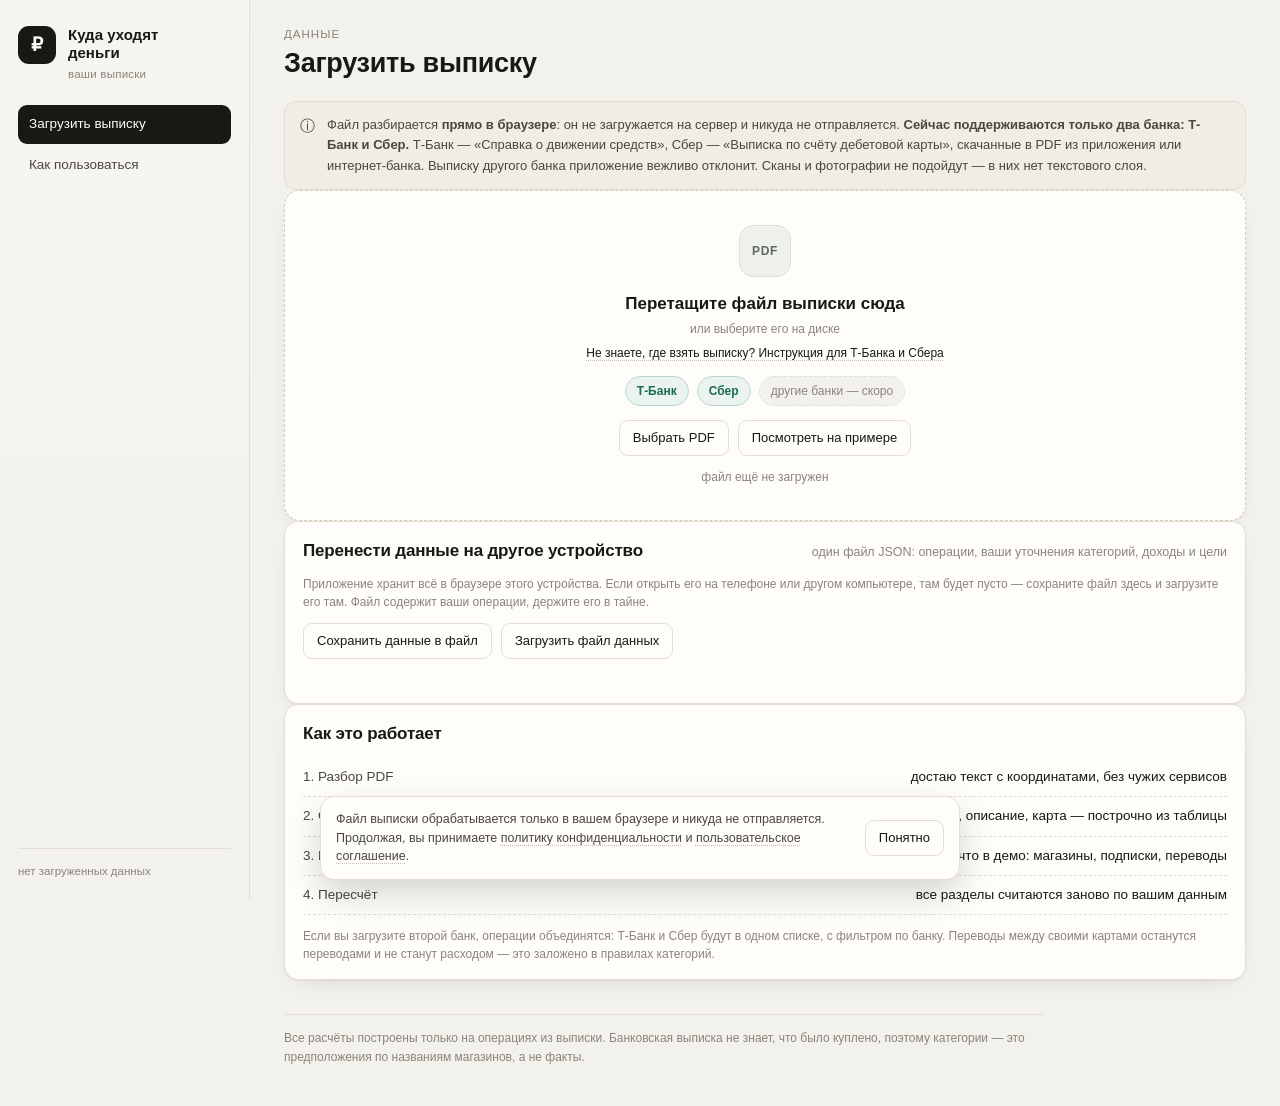
<file: index.html>
<!DOCTYPE html>
<html lang="ru">
<head>
<meta charset="utf-8">
<meta name="viewport" content="width=device-width, initial-scale=1">
<title>Куда уходят деньги — разбор выписок Т-Банка и Сбера</title>
<meta name="theme-color" content="#f3f1ec">
<meta name="description" content="Разбор банковских выписок Т-Банка и Сбера: привычки, подписки, экономия. Данные не покидают устройство.">
<meta name="mobile-web-app-capable" content="yes">
<meta name="apple-mobile-web-app-capable" content="yes">
<meta name="apple-mobile-web-app-status-bar-style" content="default">
<meta name="apple-mobile-web-app-title" content="Деньги">
<link rel="manifest" href="manifest.webmanifest">
<link rel="apple-touch-icon" href="icon-192.png">
<link rel="icon" href="icon-192.png">
<style>
:root{
  --paper:#f3f1ec;
  --card:#fffdf9;
  --ink:#191813;
  --ink-2:#4a4740;
  --muted:#8a857a;
  --line:#e3ded2;
  --line-2:#efeae0;
  --green:#1c6b58;
  --green-soft:#e4efe9;
  --terra:#b4552a;
  --terra-soft:#f8e9e0;
  --amber:#a8791a;
  --amber-soft:#f8efd8;
  --red:#a8322a;
  --red-soft:#f8e4e1;
  --blue:#2f5f8f;
  --blue-soft:#e5eefa;
  --shadow:0 1px 2px rgba(25,24,19,.04), 0 8px 24px -16px rgba(25,24,19,.25);
  --r:14px;
}
*{box-sizing:border-box}
html,body{margin:0;padding:0}
body{
  background:var(--paper);
  color:var(--ink);
  font:15px/1.5 -apple-system,"Segoe UI",Roboto,"Helvetica Neue",Arial,sans-serif;
  -webkit-font-smoothing:antialiased;
  font-feature-settings:"tnum" 1,"lnum" 1;
}
h1,h2,h3,h4{margin:0;font-weight:600;letter-spacing:-.01em}
a{color:inherit}
button{font:inherit}

/* ---------- shell ---------- */
.shell{display:flex;min-height:100vh;max-width:1500px;margin:0 auto}
.side{
  width:250px;flex:0 0 250px;border-right:1px solid var(--line);
  padding:26px 18px 20px;position:sticky;top:0;height:100vh;
  display:flex;flex-direction:column;gap:22px;background:linear-gradient(180deg,#f7f5f0,#f3f1ec)
}
.brand{display:flex;gap:12px;align-items:flex-start}
.brand-mark{
  width:38px;height:38px;border-radius:11px;background:var(--ink);color:#fffdf9;
  display:grid;place-items:center;font-size:19px;font-weight:600;flex:0 0 38px
}
.brand-title{font-size:15px;font-weight:600;line-height:1.2}
.brand-sub{font-size:11.5px;color:var(--muted);margin-top:4px;letter-spacing:.02em}
.nav{display:flex;flex-direction:column;gap:2px}
.nav-item{
  display:flex;align-items:center;justify-content:space-between;gap:8px;
  padding:9px 11px;border-radius:9px;cursor:pointer;border:0;background:none;
  text-align:left;color:var(--ink-2);font-size:13.5px
}
.nav-item:hover{background:#eae6dd;color:var(--ink)}
.nav-item.active{background:var(--ink);color:#fffdf9}
.nav-item .badge{
  font-size:10.5px;padding:1px 6px;border-radius:20px;background:#e9e4d9;color:var(--ink-2)
}
.nav-item.active .badge{background:rgba(255,255,255,.16);color:#fff}
.side-foot{margin-top:auto;border-top:1px solid var(--line);padding-top:14px}
.side-note{font-size:11.5px;line-height:1.45;color:var(--muted)}
.side-note b{color:var(--ink-2);font-weight:600}

/* ---------- main ---------- */
.main{flex:1;min-width:0;padding:26px 34px 40px;max-width:1180px}
.top{display:flex;align-items:flex-end;justify-content:space-between;gap:20px;margin-bottom:22px}
.crumb{font-size:11.5px;text-transform:uppercase;letter-spacing:.09em;color:var(--muted);margin-bottom:5px}
h1{font-size:27px;line-height:1.15}
.top-right{display:flex;gap:10px;align-items:center}
.period-pill{display:flex;justify-content:flex-end;flex:1;min-width:0}
.top{flex-wrap:wrap}
.foot{margin-top:34px;font-size:12px;color:var(--muted);border-top:1px solid var(--line);padding-top:14px;max-width:760px;line-height:1.55}

/* ---------- blocks ---------- */
.section{margin:30px 0 0}
.section-head{display:flex;align-items:baseline;justify-content:space-between;gap:16px;margin-bottom:12px}
.section-head h2{font-size:17px}
.section-head .hint{font-size:12.5px;color:var(--muted);max-width:520px;text-align:right}
.grid{display:grid;gap:14px}
.g2{grid-template-columns:repeat(2,minmax(0,1fr))}
.g3{grid-template-columns:repeat(3,minmax(0,1fr))}
.g4{grid-template-columns:repeat(4,minmax(0,1fr))}
.card{background:var(--card);border:1px solid var(--line);border-radius:var(--r);padding:16px 18px;box-shadow:var(--shadow)}
.card.pad0{padding:0;overflow:hidden}
.kpi .label{font-size:12px;color:var(--muted);letter-spacing:.01em}
.kpi .value{font-size:26px;font-weight:600;letter-spacing:-.02em;margin-top:6px;line-height:1.1}
.kpi .value.sm{font-size:21px}
.kpi .sub{font-size:12px;color:var(--muted);margin-top:6px}
.kpi .sub b{color:var(--ink-2);font-weight:600}
.kpi.accent{background:linear-gradient(160deg,#1e5b4d,#173f36);color:#f2f6f3;border-color:#173f36}
.kpi.accent .label,.kpi.accent .sub{color:#b9cfc7}
.kpi.accent .sub b{color:#fff}
.kpi.warn{background:var(--terra-soft);border-color:#efd6c8}
.kpi.warn .label{color:#8c4a25}
.kpi.green{background:var(--green-soft);border-color:#d3e6dd}

.note{
  display:flex;gap:12px;padding:13px 15px;border-radius:12px;font-size:13px;line-height:1.55;
  background:var(--amber-soft);border:1px solid #ecdcb4;color:#5f4a14
}
.note .ico{font-size:15px;line-height:1.4}
.note.blue{background:var(--blue-soft);border-color:#cfdff2;color:#254b73}
.note.grey{background:#f0ede4;border-color:#e2ddd0;color:var(--ink-2)}

/* ---------- tables ---------- */
table{width:100%;border-collapse:collapse;font-size:13.5px}
th{
  text-align:left;font-weight:600;font-size:11px;letter-spacing:.07em;text-transform:uppercase;
  color:var(--muted);padding:8px 10px;border-bottom:1px solid var(--line)
}
td{padding:9px 10px;border-bottom:1px solid var(--line-2);vertical-align:middle}
tr:last-child td{border-bottom:0}
tbody tr:hover{background:#faf8f3}
td.num,th.num{text-align:right;font-variant-numeric:tabular-nums;white-space:nowrap}
.t-muted{color:var(--muted)}
.t-small{font-size:12px}
.clickable{cursor:pointer}
.rowlink{color:inherit;text-decoration:none}
tr.link:hover .name{color:var(--green);text-decoration:underline;text-underline-offset:3px}
.link{cursor:pointer;text-decoration:underline dotted;text-decoration-color:#c9c2b2;text-underline-offset:3px}
.link:hover{color:var(--green);text-decoration-color:var(--green)}
tr.active-row{background:#f6f2e7}
.kpi .value.sm{font-size:19px}

.chip{
  display:inline-flex;align-items:center;gap:5px;font-size:11.5px;padding:2px 8px;border-radius:20px;
  background:#efebe1;color:var(--ink-2);white-space:nowrap
}
.chip.green{background:var(--green-soft);color:#1a5a4a}
.chip.red{background:var(--red-soft);color:#8f2a23}
.chip.amber{background:var(--amber-soft);color:#7a5813}
.chip.blue{background:var(--blue-soft);color:#2b527c}
.chip.terra{background:var(--terra-soft);color:#8f4322}
.dot{width:8px;height:8px;border-radius:50%;display:inline-block;flex:0 0 8px}

.legend{display:flex;flex-wrap:wrap;gap:10px 16px;font-size:12px;color:var(--ink-2)}
.legend i{width:9px;height:9px;border-radius:3px;display:inline-block;margin-right:6px}

/* ---------- charts ---------- */
.chart{width:100%;display:block;overflow:visible}
.chart text{font-size:10.5px;fill:var(--muted);font-variant-numeric:tabular-nums}
.chart .gridline{stroke:var(--line-2);stroke-width:1}
.chart .axis{stroke:var(--line);stroke-width:1}
.chart .bar{transition:opacity .15s}
.chart .bar:hover{opacity:.75}
.spark{height:120px}
.hbar-row{display:grid;grid-template-columns:1fr;gap:4px;margin-bottom:10px}
.hbar-top{display:flex;justify-content:space-between;font-size:12.5px;gap:10px}
.hbar-track{height:7px;background:#eae5da;border-radius:5px;overflow:hidden}
.hbar-fill{height:100%;border-radius:5px;background:var(--green)}

/* ---------- misc ---------- */
.kv{display:flex;justify-content:space-between;gap:12px;padding:7px 0;border-bottom:1px dashed var(--line-2);font-size:13.5px}
.kv:last-child{border-bottom:0}
.kv .k{color:var(--muted)}
.kv .v{font-weight:600;font-variant-numeric:tabular-nums}
.two-col{display:grid;grid-template-columns:1.15fr .85fr;gap:14px}
.three-col{display:grid;grid-template-columns:repeat(3,minmax(0,1fr));gap:14px;align-items:start}
.list{display:flex;flex-direction:column}
.list-item{display:flex;justify-content:space-between;align-items:center;gap:14px;padding:11px 0;border-bottom:1px solid var(--line-2)}
.list-item:last-child{border-bottom:0}
.list-item .t{font-size:13.5px}
.list-item .s{font-size:11.5px;color:var(--muted);margin-top:2px}
.list-item .a{font-weight:600;white-space:nowrap;font-variant-numeric:tabular-nums}
.empty{padding:26px;text-align:center;color:var(--muted);font-size:13px}

.btn{
  border:1px solid var(--line);background:var(--card);color:var(--ink);padding:7px 13px;border-radius:9px;
  cursor:pointer;font-size:13px
}
.btn:hover{border-color:#cfc8b8;background:#faf8f3}
.btn.active{background:var(--ink);color:#fffdf9;border-color:var(--ink)}
.btn.sm{padding:4px 10px;font-size:12px;border-radius:7px}
.seg{display:inline-flex;background:#eae5da;border-radius:10px;padding:3px;gap:2px;flex-wrap:wrap}
.seg .btn{border:0;background:none;border-radius:7px;padding:6px 11px}
.seg .btn.active{background:var(--card);box-shadow:0 1px 3px rgba(0,0,0,.08);color:var(--ink)}

input[type=text],input[type=search],select{
  font:inherit;font-size:13.5px;padding:8px 11px;border:1px solid var(--line);border-radius:9px;
  background:var(--card);color:var(--ink);outline:none;min-width:0
}
input[type=text]:focus,input[type=search]:focus,select:focus{border-color:#b9b2a2;box-shadow:0 0 0 3px #ece7dc}
input[type=range]{accent-color:var(--green);width:100%}
.filters{display:flex;gap:9px;flex-wrap:wrap;align-items:center}

/* modal */
.modal{position:fixed;inset:0;background:rgba(25,24,19,.38);backdrop-filter:blur(2px);display:grid;place-items:center;padding:24px;z-index:50}
.modal[hidden]{display:none}
.modal-card{
  background:var(--card);border-radius:16px;max-width:820px;width:100%;max-height:86vh;
  display:flex;flex-direction:column;box-shadow:0 30px 80px -30px rgba(0,0,0,.5);border:1px solid var(--line)
}
.modal-head{display:flex;justify-content:space-between;align-items:flex-start;gap:16px;padding:18px 20px 12px;border-bottom:1px solid var(--line-2)}
.modal-head h3{font-size:16px}
.modal-sub{font-size:12.5px;color:var(--muted);margin-top:3px}
.modal-body,#modalBody{padding:6px 20px 20px;overflow:auto}
.icon-btn{border:0;background:#efebe1;width:30px;height:30px;border-radius:8px;cursor:pointer;color:var(--ink-2)}
.icon-btn:hover{background:#e6e0d3}
.tip{
  position:fixed;pointer-events:none;background:var(--ink);color:#fffdf9;font-size:12px;padding:6px 9px;
  border-radius:7px;z-index:99;white-space:nowrap;transform:translate(-50%,-135%)
}

/* insights */
.insight{
  border-left:3px solid var(--green);background:var(--card);border-radius:0 12px 12px 0;
  padding:14px 16px;border-top:1px solid var(--line);border-right:1px solid var(--line);border-bottom:1px solid var(--line)
}
.insight h4{font-size:14px;margin-bottom:6px}
.insight p{margin:0;font-size:13px;color:var(--ink-2);line-height:1.55}
.insight .num{font-weight:600;color:var(--ink)}
.insight.terra{border-left-color:var(--terra)}
.insight.amber{border-left-color:var(--amber)}
.insight.blue{border-left-color:var(--blue)}

.rec{
  display:grid;grid-template-columns:26px 1fr auto;gap:14px;align-items:start;
  padding:15px 16px;border:1px solid var(--line);border-radius:12px;background:var(--card);cursor:pointer;
  transition:border-color .15s,transform .15s
}
.rec:hover{border-color:#c8c0ad}
.rec .pri{font-size:12px;font-weight:600;color:var(--muted);padding-top:2px}
.rec .title{font-size:14.5px;font-weight:600;margin-bottom:4px}
.rec .why{font-size:12.5px;color:var(--ink-2);line-height:1.5;max-width:640px}
.rec .meta{display:flex;gap:8px;flex-wrap:wrap;margin-top:8px}
.rec .save{text-align:right}
.rec .save .v{font-size:17px;font-weight:600;white-space:nowrap}
.rec .save .l{font-size:11px;color:var(--muted)}
.rec.hi{border-left:3px solid var(--red)}
.rec.mid{border-left:3px solid var(--amber)}
.rec.lo{border-left:3px solid var(--line)}

.scen-grid{display:grid;grid-template-columns:1fr 1fr;gap:14px}
.scen-result{background:linear-gradient(160deg,#1e5b4d,#173f36);color:#eef5f1;border-radius:14px;padding:20px}
.scen-result .big{font-size:34px;font-weight:600;letter-spacing:-.02em;line-height:1.1;margin:6px 0 2px}
.scen-result .small{font-size:12px;color:#b9cfc7}
.scen-result hr{border:0;border-top:1px solid rgba(255,255,255,.16);margin:16px 0}
.scen-row{display:flex;justify-content:space-between;font-size:13px;padding:4px 0}
.cat-pick{display:flex;flex-wrap:wrap;gap:7px}
.cat-pick .btn{font-size:12.5px}
.slider-val{font-size:22px;font-weight:600;letter-spacing:-.02em}


/* --- автоматические находки --- */
.ins{position:relative;padding-left:56px}
.ins-n{position:absolute;left:18px;top:18px;font-size:12px;font-weight:700;color:var(--green);letter-spacing:.06em}
.ins-t{font-size:14px;font-weight:600;margin-bottom:5px;line-height:1.35}
.ins-x{font-size:12.8px;line-height:1.55;color:#3c3a33}
.chips{display:flex;flex-wrap:wrap;gap:6px}
/* ---------- период: пресеты + календарь ---------- */
.srcseg{margin-right:2px}
.yearsel{font:inherit;font-size:12px;padding:6px 8px;border:1px solid var(--line);border-radius:9px;background:var(--card);color:var(--ink)}
.datebar{display:flex;align-items:center;gap:10px;flex-wrap:wrap;justify-content:flex-end}
.datebar .presets{background:#eae5da;border-radius:10px;padding:3px;display:inline-flex;gap:2px;flex-wrap:wrap}
.datebar .presets .btn{border:0;background:none;border-radius:7px;padding:6px 9px;font-size:12px;color:var(--ink-2)}
.datebar .presets .btn.active{background:var(--card);box-shadow:0 1px 3px rgba(0,0,0,.08);color:var(--ink)}
.datebar .dates{display:inline-flex;align-items:center;gap:6px;background:var(--card);border:1px solid var(--line);
  border-radius:10px;padding:5px 9px}
.datebar .dates input[type=date]{border:0;background:none;font:inherit;font-size:12.5px;color:var(--ink);
  padding:2px 2px;outline:none;width:118px}
.datebar .dates .dash{color:var(--muted);font-size:12px}
.datebar .rangelbl{font-size:11.5px;color:var(--muted);white-space:nowrap}

/* ---------- рекомендации: прекращённые привычки ---------- */
.rec.done{border-left-color:#9db8ad;background:#f7faf8}
.rec.done .pri{color:#7f9a91}
.rec.done .save .v{color:#5d7a72}

/* ---------- непонятные траты ---------- */
.unk-head{display:flex;justify-content:space-between;align-items:flex-start;gap:14px}
.unk-name{font-size:14.5px;font-weight:600}
.unk-sum{font-size:15px;font-weight:600;white-space:nowrap}
.unk-body{margin-top:10px;display:grid;gap:6px}
.unk-row{display:grid;grid-template-columns:118px 1fr;gap:10px;font-size:12.5px;line-height:1.55;color:var(--ink-2)}
.unk-k{color:var(--muted);font-size:12px}
.unk-row a{color:var(--green)}
.chip.clickable{cursor:pointer;border:1px solid var(--line);background:#faf8f3}
.chip.clickable:hover{background:var(--green-soft);border-color:#c9d9d1}.filters select{max-width:250px}
.filters input[type=number]{font:inherit;font-size:13px;padding:7px 9px;border:1px solid var(--line);border-radius:9px;background:var(--card)}

/* ---------- калькуляторы: месяц, счёт, накопления ---------- */
.inp-num{font:inherit;font-size:13.5px;padding:7px 10px;border:1px solid var(--line);border-radius:9px;
  background:var(--card);color:var(--ink);outline:none;width:130px;text-align:right}
.inp-date{font:inherit;font-size:12.5px;padding:6px 9px;border:1px solid var(--line);border-radius:9px;background:var(--card);color:var(--ink)}
.inp-num:focus,.inp-date:focus{border-color:#b9b2a2;box-shadow:0 0 0 3px #ece7dc}
.calc-table td{padding:7px 10px;vertical-align:middle}
.calc-table td input[type=text]{width:100%;min-width:150px}
.calc-table td input[type=number]{width:130px}
.chk{display:inline-flex;align-items:center;gap:7px;font-size:12.5px;color:var(--ink-2);cursor:pointer;user-select:none}
.chk input{accent-color:var(--green);width:15px;height:15px;cursor:pointer}
.bar{height:6px;border-radius:4px;background:#e7e2d6;overflow:hidden;max-width:220px}
.bar i{display:block;height:100%;background:var(--green);border-radius:4px}
.unk-actions{display:flex;gap:10px;align-items:center;margin-top:10px;flex-wrap:wrap}
.unk-actions select{max-width:240px}

.inp-num::placeholder{color:#b8b0a1;font-weight:400}

/* загрузка выписки */
.dropzone{display:flex;flex-direction:column;align-items:center;justify-content:center;text-align:center;
  padding:34px 20px;border:1.5px dashed #d3cbbc;border-radius:16px;transition:border-color .15s,background .15s}
.dropzone.over{border-color:var(--green);background:#f2f7f4}
.dropicon{width:52px;height:52px;border-radius:14px;background:#eef1ec;border:1px solid var(--line);
  display:flex;align-items:center;justify-content:center;font-size:12px;font-weight:700;letter-spacing:.06em;color:#5b6b60}
.drop-t{font-size:17px;font-weight:600;margin-top:14px}
.kvr{display:flex;justify-content:space-between;gap:20px;padding:9px 0;border-bottom:1px dashed var(--line);font-size:13.5px}
.kvr:last-of-type{border-bottom:0}
.kvr .k{color:var(--ink-2)}
.kvr .v{color:var(--ink);text-align:right}
.btn.ghost{background:transparent}

.drop-banks{display:flex;gap:8px;flex-wrap:wrap;justify-content:center;margin-top:14px}
.drop-banks .bk{font-size:12px;padding:5px 11px;border-radius:20px;border:1px solid var(--line);background:var(--paper);color:var(--ink-2);white-space:nowrap}
.drop-banks .bk.ok{border-color:#bcd6cb;background:#eaf3ef;color:#1c6b58;font-weight:600}
.drop-banks .bk.no{color:var(--muted);border-style:dashed}

/* ======================= МОБИЛЬНАЯ ВЕРСИЯ (<=720px) =======================
   Блок стоит в самом конце файла: ранние правила с той же специфичностью
   (напр. .unk-row, .ins, .filters select) иначе перебивают мобильные. */
@media (max-width:720px){
  body{padding-bottom:calc(68px + env(safe-area-inset-bottom))}
  .shell{display:block}
  .side{display:none}
  .main{padding:14px 13px 26px;max-width:none;width:100%}

  .top{gap:8px;margin-bottom:12px}
  .crumb{font-size:11px;letter-spacing:.05em}
  h1{font-size:21px;line-height:1.15}
  .period-pill{flex:none;width:100%}
  .datebar{gap:8px;justify-content:flex-start;width:100%}
  .datebar .presets{width:100%;flex-wrap:nowrap;overflow-x:auto;scrollbar-width:none;padding:4px;gap:3px}
  .datebar .presets::-webkit-scrollbar{display:none}
  .datebar .presets .btn{flex:0 0 auto;min-height:34px;padding:7px 11px;font-size:12.5px}
  .datebar .yearsel{flex:0 0 auto;min-height:34px;font-size:12.5px}
  .datebar .dates{width:100%;justify-content:space-between;padding:4px 8px}
  .datebar .dates input[type=date]{flex:1;min-width:0;width:auto;font-size:13.5px;min-height:34px}
  .datebar .rangelbl{width:100%;white-space:normal}

  .g2,.g3,.two-col,.three-col,.scen-grid{grid-template-columns:1fr}
  .g4{grid-template-columns:repeat(2,minmax(0,1fr));gap:9px}
  .g4 .kpi{padding:11px 12px}
  .g4 .kpi .value{font-size:19px}
  .g4 .kpi .label{font-size:11px}
  .g4 .kpi .sub{font-size:11px;line-height:1.4}
  .card{padding:13px;border-radius:12px}
  .section-head{flex-direction:column;align-items:flex-start;gap:3px}
  .section-head .hint{text-align:left}
  .kpi{padding:13px 14px}
  .kpi .value{font-size:22px;letter-spacing:-.01em}
  .ins{padding-left:46px}
  .ins-n{left:13px;top:14px}

  .rec{grid-template-columns:1fr;padding:13px;gap:8px}
  .rec .pri{font-size:11px}
  .rec .save{text-align:left;white-space:normal;display:flex;gap:6px;align-items:baseline}
  .rec .save .v{font-size:16px}

  .unk-head{flex-direction:column;gap:4px}
  .unk-row{grid-template-columns:1fr;gap:1px;padding:3px 0}
  .unk-actions{gap:8px}
  .unk-actions select{max-width:none;width:100%}

  .filters{flex-direction:column;align-items:stretch;gap:8px}
  .filters > *{width:100%!important;max-width:none!important;min-width:0}
  .filters .btn,.filters select,.filters input{min-height:40px;font-size:14px}
  .btn{min-height:36px}
  .seg .btn{min-height:34px}

  /* графики: viewBox 760 сжимается до ~340 — увеличиваем шрифт в единицах SVG */
  .chart text{font-size:20px}
  .chart .pt circle{r:8}

  /* таблицы -> карточки (метки столбцов подставляет labelTables в app.js) */
  table{display:block;width:100%}
  thead{display:none}
  tbody{display:block}
  tbody tr{display:block;border:1px solid var(--line);border-radius:12px;padding:11px 13px;margin:0 0 9px;background:var(--card)}
  tbody tr:last-child{margin-bottom:0}
  tbody td{display:flex;justify-content:space-between;align-items:baseline;gap:14px;
    padding:3px 0!important;border:0!important;white-space:normal!important;text-align:right}
  tbody td:first-child{display:block;text-align:left;font-weight:600;font-size:14px;
    padding:0 0 7px!important;margin-bottom:3px;border-bottom:1px dashed var(--line)!important}
  tbody td:first-child::before{display:none}
  tbody td[data-label]::before{content:attr(data-label);color:var(--muted);font-size:11.5px;font-weight:400;
    text-align:left;flex:0 0 auto;max-width:55%;white-space:normal;margin-right:8px}
  /* ячейка с вложенными блоками (длинное описание) — в столбик, а не в строку */
  tbody td:has(> div), tbody td:has(> small){display:block;text-align:left}
  tbody td:has(> div)::before, tbody td:has(> small)::before{display:block;margin:0 0 2px}
  .filters input[type=number]{width:100%}
  tbody td[colspan]{display:block;text-align:center;padding:4px 0!important}
  tbody td[colspan]::before{display:none}
  .card table td{background:transparent}
  tbody tr:hover td{background:transparent}

  /* нижняя навигация */
  .mnav{position:fixed;left:0;right:0;bottom:0;z-index:40;display:flex;gap:2px;
    background:var(--card);border-top:1px solid var(--line);
    padding:5px 4px calc(5px + env(safe-area-inset-bottom));box-shadow:0 -2px 12px rgba(0,0,0,.05)}
  .mnav-item{flex:1;display:flex;flex-direction:column;align-items:center;gap:2px;position:relative;
    background:none;border:0;font:inherit;font-size:10.5px;color:var(--muted);
    padding:7px 2px;border-radius:10px;cursor:pointer}
  .mnav-item .mi{font-size:17px;line-height:1;font-weight:400}
  .mnav-item.active{color:var(--green);background:var(--green-soft);font-weight:600}
  .mnav-item .mb{position:absolute;top:1px;right:calc(50% - 22px);font-style:normal;font-size:9px;
    background:var(--green);color:#fff;border-radius:8px;padding:1px 5px;line-height:1.4}

  /* шторка «Ещё» */
  .drawer{position:fixed;inset:0;z-index:60;background:var(--paper);display:flex;flex-direction:column;
    overflow:auto;padding-bottom:env(safe-area-inset-bottom)}
  .drawer-head{display:flex;align-items:center;justify-content:space-between;
    padding:14px 16px;border-bottom:1px solid var(--line);font-weight:600;position:sticky;top:0;background:var(--paper)}
  .drawer-list{display:flex;flex-direction:column;padding:8px}
  .drawer-item{display:flex;align-items:center;justify-content:space-between;gap:10px;
    background:none;border:0;font:inherit;font-size:15px;color:var(--ink);
    padding:13px 12px;border-radius:10px;text-align:left;cursor:pointer}
  .drawer-item.active{background:var(--green-soft);color:var(--green);font-weight:600}
  .drawer-foot{margin-top:auto;padding:14px 16px;border-top:1px solid var(--line);
    font-size:12px;color:var(--muted);line-height:1.6}
  body.drawer-open{overflow:hidden;touch-action:none}

  /* модалка на весь экран */
  .modal{padding:0;align-items:stretch}
  .modal-card{max-width:none;width:100%;height:100dvh;max-height:100dvh;border-radius:0;display:flex;flex-direction:column}
  .modal-head{padding:14px 16px}
  #modalBody{overflow:auto;flex:1;padding:12px 14px}
  #modalBody table td{font-size:13px}
}

/* кнопка установки приложения (появляется, когда браузер готов ставить PWA) */
.install-btn{position:fixed;left:50%;transform:translateX(-50%);bottom:calc(78px + env(safe-area-inset-bottom));
  z-index:45;font:inherit;font-size:13px;font-weight:600;padding:11px 18px;border-radius:24px;
  background:var(--green);color:#fffdf9;border:0;cursor:pointer;
  box-shadow:0 6px 18px rgba(28,107,88,.28)}
.install-btn:active{transform:translateX(-50%) scale(.98)}
@media (min-width:721px){.install-btn{bottom:20px}}
/* встроенный режим (Telegram/VK): без лишних отступов снизу */
html.embedded body{padding-bottom:0}

/* --- страница «Как пользоваться» --- */
.steps{margin:0;padding-left:20px;display:grid;gap:8px;font-size:13.5px;line-height:1.6;color:var(--ink-2)}
.steps li::marker{color:var(--green);font-weight:600}
.step-card{padding:16px 16px 14px;position:relative}
.step-n{font-size:12px;font-weight:700;color:var(--green);letter-spacing:.06em}
.step-t{font-size:15px;font-weight:600;margin:6px 0 6px}
.step-x{font-size:12.5px;line-height:1.55;color:var(--ink-2)}

/* --- плашка «новая версия» --- */
.toast{position:fixed;left:50%;transform:translateX(-50%);bottom:22px;z-index:60;background:#191813;color:#f6f2e7;
  border-radius:12px;padding:11px 14px;display:flex;align-items:center;gap:12px;font-size:13px;
  box-shadow:0 12px 30px rgba(0,0,0,.22);max-width:calc(100vw - 24px)}
.toast button{background:#1c6b58;color:#fff;border:0;border-radius:9px;padding:7px 12px;font:inherit;font-size:12.5px;cursor:pointer}
.toast button.ghost2{background:transparent;color:#cfc8b8;border:1px solid #4a463c}
@media (max-width:720px){ .toast{bottom:calc(72px + env(safe-area-inset-bottom))} }

/* плашка согласия с документами (требование 1.1.4 правил VK Mini Apps) */
.consent{position:fixed;left:50%;transform:translateX(-50%);bottom:20px;z-index:70;max-width:min(680px,calc(100vw - 24px));
  background:var(--card);border:1px solid var(--line);border-radius:14px;padding:13px 15px;display:flex;gap:14px;
  align-items:center;box-shadow:0 14px 34px rgba(0,0,0,.16);font-size:12.5px;line-height:1.5;color:var(--ink-2)}
.consent-x{flex:1}
.consent .btn{white-space:nowrap}
@media (max-width:720px){ .consent{bottom:calc(72px + env(safe-area-inset-bottom));flex-direction:column;align-items:stretch;gap:10px} }

/* --- защита от горизонтальной прокрутки в узких webview (ВК, Telegram) --- */
html, body { overflow-x: hidden; }
.shell { max-width: 100%; }
/* таблицы в карточках скроллятся внутри карточки, а не растягивают страницу */
.card:has(> table), .card:has(> .table-wrap) { overflow-x: auto; }

/* --- средние экраны (ноутбук, iframe ВК ~900 px): таблицы не сжимаются в кашу --- */
@media (max-width: 1100px) {
  .main { padding: 18px 16px 28px; }
  .card:has(> table) table { width: max-content; min-width: 100%; }
  .card table th, .card table td { padding: 9px 10px; font-size: 12.5px; }
  .card table td:not(:first-child) { white-space: nowrap; }
  .card table td:first-child { white-space: nowrap; }
  .card table td:first-child .t-small { display: none; }
  .card table td .t-small, .card table td small { font-size: 11px; }
  .unk-row { grid-template-columns: 104px 1fr; }
}

</style>
</head>
<body>
<div class="shell">
  <aside class="side">
    <div class="brand">
      <div class="brand-mark">₽</div>
      <div>
        <div class="brand-title">Куда уходят<br>деньги</div>
        <div class="brand-sub" id="brandSub">ваши выписки</div>
      </div>
    </div>
    <nav class="nav" id="nav"></nav>
    <div class="side-foot">
      <div class="side-note" id="dataNote"></div>
    </div>
  </aside>

  <main class="main">
    <header class="top">
      <div>
        <div class="crumb" id="crumb">Обзор</div>
        <h1 id="pageTitle">Обзор</h1>
      </div>
      <div class="top-right">
        <div class="period-pill" id="periodPill"></div>
      </div>
    </header>
    <div id="view"></div>
    <footer class="foot">
      Все расчёты построены только на операциях из выписки. Банковская выписка не знает, что было куплено,
      поэтому категории — это предположения по названиям магазинов, а не факты.
    </footer>
  </main>
</div>

<div class="modal" id="modal" hidden>
  <div class="modal-card">
    <div class="modal-head">
      <div>
        <h3 id="modalTitle">Операции</h3>
        <div class="modal-sub" id="modalSub"></div>
      </div>
      <button class="icon-btn" id="modalClose" aria-label="Закрыть">✕</button>
    </div>
    <div id="modalBody"></div>
  </div>
</div>

<div class="tip" id="tip" hidden></div>

<script>
/* pdfread.js — чтение PDF целиком в браузере (и в Node для проверки).
   Возвращает страницы с позиционированными текстовыми фрагментами:
   [{ p: 1, runs: [{ x, y, sx, sy, t }, ...] }, ...]
   Работает на DecompressionStream('deflate') — без внешних библиотек. */
(function (g) {
  "use strict";

  function latin1(u8) {
    let out = "", CH = 0x8000;
    for (let i = 0; i < u8.length; i += CH) {
      out += String.fromCharCode.apply(null, u8.subarray(i, i + CH));
    }
    return out;
  }
  function bytesOf(str) {
    const a = new Uint8Array(str.length);
    for (let i = 0; i < str.length; i++) a[i] = str.charCodeAt(i) & 0xff;
    return a;
  }
  async function inflate(u8, raw) {
    const ds = new g.DecompressionStream(raw ? "deflate-raw" : "deflate");
    const writer = ds.writable.getWriter();
    writer.write(u8); writer.close();
    const buf = await new Response(ds.readable).arrayBuffer();
    return new Uint8Array(buf);
  }

  function parseAmount(s) {
    const m = /[-+]?\d+(?:\.\d+)?/.exec(s);
    return m ? parseFloat(m[0]) : null;
  }

  async function read(arrayBuffer) {
    const bytes = new Uint8Array(arrayBuffer);
    const src = latin1(bytes);
    const objs = new Map();          // num -> строка тела объекта
    const streams = new Map();       // num -> Uint8Array (распакованный stream)

    // 1. все объекты
    const re = /(?<![0-9])(\d+)\s+(\d+)\s+obj\b/g;
    let m;
    while ((m = re.exec(src))) {
      const num = parseInt(m[1], 10);
      const start = re.lastIndex;
      const end = src.indexOf("endobj", start);
      if (end < 0) continue;
      objs.set(num, src.slice(start, end));
    }

    // 2. распаковка всех потоков
    for (const [num, body] of objs) {
      const i = body.indexOf("stream");
      if (i < 0) continue;
      let j = i + 6;
      if (body[j] === "\r" && body[j + 1] === "\n") j += 2;
      else if (body[j] === "\n" || body[j] === "\r") j += 1;
      const k = body.lastIndexOf("endstream");
      if (k < 0 || k <= j) continue;
      const head = body.slice(0, i);
      let slice = body.slice(j, k);
      const lm = /\/Length\s+(\d+)(?!\s+\d+\s+R)/.exec(head);
      if (lm) {
        const L = parseInt(lm[1], 10);
        if (L > 0 && L <= slice.length) slice = slice.slice(0, L);
      } else {
        while (slice.length && (slice.charCodeAt(slice.length - 1) === 10 || slice.charCodeAt(slice.length - 1) === 13 || slice.charCodeAt(slice.length - 1) === 32)) slice = slice.slice(0, -1);
      }
      const raw = bytesOf(slice);
      if (/FlateDecode/.test(head)) {
        try { streams.set(num, await inflate(raw, false)); }
        catch (e) {
          try { streams.set(num, await inflate(raw, true)); }
          catch (e2) { streams.set(num, raw); }
        }
      } else {
        streams.set(num, raw);
      }
    }

    // 3. объекты внутри /ObjStm
    const extra = [];
    for (const [num, body] of objs) {
      if (body.indexOf("/ObjStm") < 0) continue;
      const sb = streams.get(num);
      if (!sb) continue;
      const mn = /\/N\s+(\d+)/.exec(body), mf = /\/First\s+(\d+)/.exec(body);
      if (!mn || !mf) continue;
      const N = parseInt(mn[1], 10), first = parseInt(mf[1], 10);
      const text = latin1(sb);
      const hdr = text.slice(0, first).trim().split(/\s+/).map(Number);
      const pairs = [];
      for (let i = 0; i < Math.min(hdr.length, 2 * N); i += 2) pairs.push([hdr[i], hdr[i + 1]]);
      pairs.forEach((pair, idx) => {
        const start = first + pair[1];
        const end = idx + 1 < pairs.length ? first + pairs[idx + 1][1] : text.length;
        if (!objs.has(pair[0])) extra.push([pair[0], text.slice(start, end)]);
      });
    }
    extra.forEach(([n, b]) => objs.set(n, b));

    // 4. страницы
    function refNum(body, key) {
      const r = new RegExp("/" + key + "\\s+(\\d+)\\s+\\d+\\s+R").exec(body);
      return r ? parseInt(r[1], 10) : null;
    }
    const pages = [];
    function walk(num, depth) {
      if (depth > 40 || num == null) return;
      const b = objs.get(num);
      if (!b) return;
      if (/\/Type\s*\/Page[^s]/.test(b)) { pages.push(num); return; }
      if (/\/Type\s*\/Pages/.test(b)) {
        const km = /\/Kids\s*\[(.*?)\]/s.exec(b);
        if (km) {
          const rr = /(\d+)\s+\d+\s+R/g;
          let k;
          while ((k = rr.exec(km[1]))) walk(parseInt(k[1], 10), depth + 1);
        }
      }
    }
    let cat = null;
    for (const [num, b] of objs) if (/\/Type\s*\/Catalog/.test(b)) { cat = num; break; }
    if (cat) walk(refNum(objs.get(cat), "Pages"), 0);
    if (!pages.length) {
      for (const [num, b] of objs) if (/\/Type\s*\/Page[^s]/.test(b)) pages.push(num);
    }

    // 5. шрифты и CMap
    function parseCMap(sb) {
      const s = latin1(sb), cmap = new Map();
      let blk;
      const reChar = /beginbfchar([\s\S]*?)endbfchar/g;
      while ((blk = reChar.exec(s))) {
        const rr = /<([0-9A-Fa-f]+)>\s*<([0-9A-Fa-f]*)>/g;
        let p;
        while ((p = rr.exec(blk[1]))) {
          try { cmap.set(parseInt(p[1], 16), utf16be(p[2])); } catch (e) { }
        }
      }
      const reRange = /beginbfrange([\s\S]*?)endbfrange/g;
      while ((blk = reRange.exec(s))) {
        const rr = /<([0-9A-Fa-f]+)>\s*<([0-9A-Fa-f]+)>\s*<([0-9A-Fa-f]+)>/g;
        let p;
        while ((p = rr.exec(blk[1]))) {
          const a = parseInt(p[1], 16), z = parseInt(p[2], 16), base = parseInt(p[3], 16);
          for (let c = a; c <= Math.min(z, a + 4095); c++) cmap.set(c, String.fromCodePoint(base + (c - a)));
        }
      }
      return cmap;
    }
    function utf16be(hex) {
      let out = "";
      for (let i = 0; i + 3 < hex.length + 1; i += 4) {
        const code = parseInt(hex.slice(i, i + 4), 16);
        if (!isNaN(code)) out += String.fromCharCode(code);
      }
      return out;
    }

    const fontCache = new Map();
    function fontInfo(fnum) {
      if (fontCache.has(fnum)) return fontCache.get(fnum);
      const b = objs.get(fnum) || "";
      const info = { cmap: new Map(), w: new Map(), dw: 1000, two: /\/Type0/.test(b) };
      const tu = refNum(b, "ToUnicode");
      if (tu != null && streams.has(tu)) info.cmap = parseCMap(streams.get(tu));
      const dm = /\/DescendantFonts\s*\[\s*(\d+)\s+\d+\s+R/.exec(b);
      if (dm) {
        const db = objs.get(parseInt(dm[1], 10)) || "";
        const dwm = /\/DW\s+(-?\d+(?:\.\d+)?)/.exec(db);
        if (dwm) info.dw = parseFloat(dwm[1]);
        const wm = /\/W\s*\[([\s\S]*?)\]\s*(?:\/|>>)/.exec(db);
        if (wm) {
          const txt = wm[1];
          const seq = [];
          const rr = /\[([^\]]*)\]|(-?\d+(?:\.\d+)?)/g;
          let p;
          while ((p = rr.exec(txt))) {
            if (p[1] != null) seq.push(p[1].trim().split(/\s+/).filter(Boolean).map(Number));
            else if (p[2] != null) seq.push(parseFloat(p[2]));
          }
          let i = 0;
          while (i < seq.length) {
            if (i + 1 < seq.length && Array.isArray(seq[i + 1])) {
              const c = seq[i] | 0;
              seq[i + 1].forEach((w, k) => info.w.set(c + k, w));
              i += 2;
            } else if (i + 2 < seq.length) {
              const a = seq[i] | 0, z = seq[i + 1] | 0, w = seq[i + 2];
              for (let c = a; c <= Math.min(z, a + 4095); c++) info.w.set(c, w);
              i += 3;
            } else break;
          }
        }
      }
      fontCache.set(fnum, info);
      return info;
    }

    function decodeStr(raw, fi) {
      const codes = [];
      if (fi.two) { for (let i = 0; i + 1 < raw.length; i += 2) codes.push((raw[i] << 8) | raw[i + 1]); }
      else { for (let i = 0; i < raw.length; i++) codes.push(raw[i]); }
      let out = "", wid = 0;
      for (const c of codes) {
        out += fi.cmap.get(c) || "";
        wid += (fi.w.has(c) ? fi.w.get(c) : fi.dw) / 1000;
      }
      return [out, wid];
    }

    // 6. токенизатор контент-потока (по байтам latin1-строки)
    function tokenize(s) {
      const out = [];
      let i = 0;
      const n = s.length;
      while (i < n) {
        const ch = s.charCodeAt(i);
        if (ch === 32 || ch === 9 || ch === 13 || ch === 10 || ch === 12 || ch === 0) { i++; continue; }
        if (ch === 37) { const j = s.indexOf("\n", i); i = j < 0 ? n : j + 1; continue; }
        if (ch === 40) {
          let depth = 1, j = i + 1;
          const buf = [];
          while (j < n) {
            const c = s.charCodeAt(j);
            if (c === 92) {
              const nx = s.charCodeAt(j + 1);
              if (nx >= 48 && nx <= 55) {
                let k = j + 1, oc = "";
                while (k < n && oc.length < 3 && s.charCodeAt(k) >= 48 && s.charCodeAt(k) <= 55) {
                  oc += s[k]; k++;
                }
                buf.push(parseInt(oc, 8) & 0xff); j = k; continue;
              }
              const map = { 110: 10, 114: 13, 116: 9, 98: 8, 102: 12 };
              buf.push(map[nx] != null ? map[nx] : nx); j += 2; continue;
            }
            if (c === 40) depth++;
            else if (c === 41) { depth--; if (depth === 0) { j++; break; } }
            buf.push(c); j++;
          }
          out.push(["str", Uint8Array.from(buf)]); i = j; continue;
        }
        if (ch === 60) {
          if (s.charCodeAt(i + 1) === 60) { out.push(["op", "<<"]); i += 2; continue; }
          const j = s.indexOf(">", i);
          if (j < 0) break;
          let hx = s.slice(i + 1, j).replace(/[^0-9A-Fa-f]/g, "");
          if (hx.length % 2) hx += "0";
          out.push(["str", hexBytes(hx)]); i = j + 1; continue;
        }
        if (ch === 62 && s.charCodeAt(i + 1) === 62) { out.push(["op", ">>"]); i += 2; continue; }
        if (ch === 91) { out.push(["op", "["]); i++; continue; }
        if (ch === 93) { out.push(["op", "]"]); i++; continue; }
        if (ch === 47) {
          const mm = /^\/([^\s\[\]<>()\/%{}]*)/.exec(s.slice(i, i + 200));
          if (mm) { out.push(["name", mm[1]]); i += mm[0].length; continue; }
        }
        const mn = /^[+-]?(\d+\.?\d*|\.\d+)/.exec(s.slice(i, i + 60));
        if (mn) { out.push(["num", parseFloat(mn[0])]); i += mn[0].length; continue; }
        const mo = /^[A-Za-z'"*][A-Za-z0-9'"*]*/.exec(s.slice(i, i + 40));
        if (mo) { out.push(["op", mo[0]]); i += mo[0].length; continue; }
        i++;
      }
      return out;
    }
    function hexBytes(hx) {
      const a = new Uint8Array(hx.length / 2);
      for (let i = 0; i < a.length; i++) a[i] = parseInt(hx.substr(i * 2, 2), 16);
      return a;
    }

    function mul(a, b) {
      return [
        a[0] * b[0] + a[1] * b[2], a[0] * b[1] + a[1] * b[3],
        a[2] * b[0] + a[3] * b[2], a[2] * b[1] + a[3] * b[3],
        a[4] * b[0] + a[5] * b[2] + b[4], a[4] * b[1] + a[5] * b[3] + b[5],
      ];
    }

    // 7. страница → фрагменты
    function pageRuns(pnum) {
      const body = objs.get(pnum) || "";
      let res = body;
      const rm = /\/Resources\s+(\d+)\s+\d+\s+R/.exec(body);
      if (rm) res = objs.get(parseInt(rm[1], 10)) || body;

      const fonts = new Map();
      const fm = /\/Font\s*<<([\s\S]*?)>>/.exec(res);
      if (fm) {
        const rr = /\/(\w+)\s+(\d+)\s+\d+\s+R/g;
        let p;
        while ((p = rr.exec(fm[1]))) fonts.set(p[1], fontInfo(parseInt(p[2], 10)));
      }

      const contents = [];
      const c1 = /\/Contents\s+(\d+)\s+\d+\s+R/.exec(body);
      if (c1) contents.push(parseInt(c1[1], 10));
      else {
        const c2 = /\/Contents\s*\[([\s\S]*?)\]/.exec(body);
        if (c2) {
          const rr = /(\d+)\s+\d+\s+R/g;
          let p;
          while ((p = rr.exec(c2[1]))) contents.push(parseInt(p[1], 10));
        }
      }

      const runs = [];
      for (const cnum of contents) {
        const sb = streams.get(cnum);
        if (!sb) continue;
        const text = latin1(sb);
        let stack = [], ctm = [1, 0, 0, 1, 0, 0], tm = [1, 0, 0, 1, 0, 0], tlm = [1, 0, 0, 1, 0, 0], gs = [];
        let leading = 0, cur = null;

        const toks = tokenize(text);
        for (const [kind, val] of toks) {
          if (kind !== "op") { stack.push([kind, val]); continue; }
          const op = val;
          if (op === "[") { stack.push(["mark", null]); continue; }
          if (op === "]") {
            const items = [];
            while (stack.length && stack[stack.length - 1][0] !== "mark") items.push(stack.pop());
            if (stack.length) stack.pop();
            items.reverse();
            stack.push(["arr", items]);
            continue;
          }
          if (op === "BT") { tm = [1, 0, 0, 1, 0, 0]; tlm = [1, 0, 0, 1, 0, 0]; }
          else if (op === "Tf") {
            if (stack.length >= 2 && stack[stack.length - 2][0] === "name") cur = fonts.get(stack[stack.length - 2][1]) || null;
          }
          else if (op === "TL") { if (stack.length) leading = stack[stack.length - 1][1]; }
          else if (op === "Td" || op === "TD") {
            if (stack.length >= 2) {
              const tx = stack[stack.length - 2][1], ty = stack[stack.length - 1][1];
              if (op === "TD") leading = -ty;
              tlm = mul([1, 0, 0, 1, tx, ty], tlm); tm = tlm.slice();
            }
          }
          else if (op === "Tm") {
            if (stack.length >= 6) {
              tlm = stack.slice(-6).map(x => x[1]); tm = tlm.slice();
            }
          }
          else if (op === "T*") { tlm = mul([1, 0, 0, 1, 0, -leading], tlm); tm = tlm.slice(); }
          else if (op === "cm") { if (stack.length >= 6) ctm = mul(stack.slice(-6).map(x => x[1]), ctm); }
          else if (op === "q") gs.push(ctm.slice());
          else if (op === "Q") { if (gs.length) ctm = gs.pop(); }
          else if (op === "Tj" || op === "'" || op === '"') {
            if (op !== "Tj") { tlm = mul([1, 0, 0, 1, 0, -leading], tlm); tm = tlm.slice(); }
            const top = stack[stack.length - 1];
            if (top && top[0] === "str" && cur) {
              const [s_, w_] = decodeStr(top[1], cur);
              const mm = mul(tm, ctm);
              runs.push({ x: Math.round(mm[4] * 100) / 100, y: Math.round(mm[5] * 100) / 100, sx: mm[0], sy: mm[3], t: s_ });
              const sc = tm[0] || 1;
              tm = mul([1, 0, 0, 1, w_ * sc, 0], tm);
            }
          }
          else if (op === "TJ") {
            const top = stack[stack.length - 1];
            if (top && top[0] === "arr" && cur) {
              let acc = "", adv = 0;
              const sc = tm[0] || 1;
              for (const [k, v] of top[1]) {
                if (k === "str") { const [s_, w_] = decodeStr(v, cur); acc += s_; adv += w_ * sc; }
                else if (k === "num") adv -= v / 1000 * sc;
              }
              const mm = mul(tm, ctm);
              runs.push({ x: Math.round(mm[4] * 100) / 100, y: Math.round(mm[5] * 100) / 100, sx: mm[0], sy: mm[3], t: acc });
              tm = mul([1, 0, 0, 1, adv / sc, 0], tm);
            }
          }
          stack = [];
        }
      }
      return runs;
    }

    const out = [];
    pages.forEach((pnum, idx) => {
      const runs = pageRuns(pnum).filter(r => r.t && r.t.trim());
      out.push({ p: idx + 1, runs });
    });
    return out;
  }

  g.PDFREAD = { read };
  if (typeof module !== "undefined" && module.exports) module.exports = { read };
})(typeof globalThis !== "undefined" ? globalThis : this);

</script>
<script>
/* classify.js — тот же классификатор, что classify.py, но на JavaScript.
   Используется страницей загрузки выписки: PDF → операции → категории. */
(function (g) {
  "use strict";

  const WORD = "0-9a-zа-яё_";

  // Python-совместимый \b: в JS \b не понимает кириллицу, поэтому заменяем
  // на границы по классу символов (начало слова → lookbehind, конец → lookahead).
  function reFrom(py) {
    let out = "", i = 0;
    while (i < py.length) {
      if (py[i] === "\\" && py[i + 1] === "b") {
        const before = out.replace(/\s+$/, "");
        const atStart = before === "" || /[|(^[]$/.test(before);
        out += atStart ? `(?<![${WORD}])` : `(?![${WORD}])`;
        i += 2;
        continue;
      }
      out += py[i] === "\\" ? py[i] + (py[i + 1] || "") : py[i];
      i += py[i] === "\\" ? 2 : 1;
    }
    return new RegExp(out, "i");
  }

  const norm = s => s.replace(/\u00a0/g, " ").replace(/\s+/g, " ").trim();

  const LOC = reFrom(
    "\\s+(SANKT[-\\s]?PETERB\\w*|SPETERBU\\w*|ST\\.?\\s?PETERBURG|Sankt[-\\s]?Peter\\w*|St Petersburg|" +
    "MOSKVA|Moskva|Moscow|Gorod Sankt[-\\s]?P\\w*|RUS\\b|RU\\b|Russia|" +
    "Leningradskay\\w*|Petergof|Kolpino|Khimki|Syktyvkar|Gatchina|Vyborg|Kronshtadt|" +
    "Lomonosov|Krasnoe Selo|Domodedovo|Volzhskiy|Tajcy|Letka|Zelenogorsk|Pushkin)\\b.*$");

  function merchantOf(desc) {
    let d = desc;
    const m = /^(Оплата в|Оплата услуг)\s+([\s\S]+)$/i.exec(d);
    if (m) d = m[2];
    d = d.replace(LOC, "");
    d = d.replace(/["'«»]/g, "").replace(/^[\s.,-]+|[\s.,-]+$/g, "");
    d = d.replace(/\s+/g, " ");
    return d || desc;
  }

  function kindOf(desc, amount) {
    const d = desc.toLowerCase();
    const has = p => d.startsWith(p);
    if (has("оплата в") || has("оплата услуг")) return "purchase";
    if (has("плата за") || has("вознаграждение за") || has("комиссия за")) return "fee";
    if (has("снятие наличных")) return "cash_out";
    if (has("внесение наличных")) return "cash_in";
    if (has("пополнение брокерского") || has("пополнение инвесткопилки")) return "invest_out";
    if (has("вывод средств") || has("вывод со")) return "invest_in";
    if (has("внутренний перевод") || has("внутрибанковский перевод") || has("перевод себе")) return "internal";
    if (has("внешний перевод по номеру телефона") || has("перевод по реквизитам карты") || has("внешний перевод по номеру карты")) return "p2p";
    if (has("внешний банковский перевод")) return "ext_bank";
    if (has("пополнение")) return "in_in";
    if (has("возврат") || has("отмена операции") || has("отмена оплаты")) return "refund";
    if (has("кэшбэк")) return "cashback";
    if (has("проценты на")) return "interest";
    if (has("закрытие вклада") || has("частичное изъятие")) return "deposit_in";
    if (has("перевод с") || has("перевод. подарок")) return "in_in";
    if (has("заработная плата") || has("аванс по заработной") || has("зарплата")) return "salary";
    if (has("выплата по вашему обращению") || has("за участие в акции") || has("за приглашение друга")) return "bonus";
    if (d.indexOf("atomyze") >= 0) return amount < 0 ? "invest_out" : "invest_in";
    return "unknown";
  }

  const RULES = [
    ["Транспорт", "metro\\.spb|metro tpp|metrotpp|метро\\b|подорожник|тройка|troika"],
    ["Ставки и азартные игры", "лига ставок|ligastavok|winline|fonbet|betboom|1xstavka|marathonbet|betcity|мобильная карта|цопис|цопис|цупис|bet\\b"],
    ["Доставка еды", "yandex\\*eda|eda\\.yandex|delivery club|edarit|яндекс еда|yamiyami|tokyo-city|sushiwok|dodopizza|додо пицц"],
    ["Табак", "tabak|табак|mostabak|nikotin|никотин|iqos|vape|вейп|smoke\\b|смок|сигарет"],
    ["Продукты", "magnit|магнит|перекрест|перекрёст|perekrest|perekryostok|pyaterochka|пятероч|пятёроч|dixy|дикс|lenta|лента|fixprice|fix price|samokat|самокат|лавка|lavka|sp_market|supermarket|universam|универсам|ашан|auchan|okey|окей|вкусвилл|vkusvill|krasnoe&beloe|красное&белое|магазин|magazin|magaz\\b|продукт|produkty|frukty|фрукты|ovosh|овощ|мясо|myaso|рыба|ryba|kulinariya|кулинария|delikates|dachny|s2b|pavilon|павильон|galamart|best price|vse ot|1001 meloch|vernyj|верный|minuta market|domovoy|домовой|izba|белорусск|belorusskij|lepta|savva|kontinent|spp |sp_|зоотовар|zootovary|petshop|yumamart|puri guli|puriguli|sukhofrukty|сухофрукт|vitamin|market\\b|spp\\b|fiolent|stachek|шаурм|нужно|spetsialitety|специалитет|domashn|домашн|fermer|фермер|ptits|птиц|kolbаs|колбас|syr\\b|сыр"],
    ["Такси и каршеринг", "yandex\\*go|yandexgo|ym\\*go|яндекс go|yandex\\.drive|yandex drive|citydrive|ситидрайв|делимобиль|delimobil|belka car|такси"],
    ["Кикшеринг", "whoosh|юш|yandex\\*yandex\\.scooter|yandex\\.scooter|scooter"],
    ["Транспорт", "метро\\b|подорожник|тройка|troika|gorelektrotrans|gor elektrotrans|электротранспорт|ржд\\b|rzd|автобус|троллейбус|трамвай|transport|транспорт"],
    ["Маркетплейсы", "ozon|wildberries|^wb\\b|яндекс маркет|yandex\\*market|ym\\*market|yandex\\*raspel|aliexpress|мегамаркет|megamarket|avito|авито|playerok|plati\\.market|yandex\\.pay|1cupis|sbermegamarket"],
    ["Одежда и обувь", "zara\\b|h&m|lamoda|kari\\b|кари\\b|sportmaster|спортмастер|decathlon|adidas|nike\\b|tailor|ткани|tkани|shauroom|shau room|russskie kollekcii|russkie kollekcii|modis|befree"],
    ["Красота и уход", "gold apple|goldapple|letu|летуаль|rive gauche|barber|салон|salon|nail|маникюр|parikmaher|парикмахер|kosmet|космет|massazh|массаж"],
    ["Дом и ремонт", "maxidom|максидом|leroy|leroymerlin|leroimerlin|obi\\b|строитель|hozyaystv|хозтов|sofa collection|divan|мебель|ikea|hoff|mebel|pra4ka|prachka|прачеч|хозтовар"],
    ["Питомцы", "zootovary|зоотовар|petshop|pet shop|vet\\b|ветеринар|зоомаг"],
    ["Здоровье и аптеки", "apteka|аптека|zdorov|здоров|medkomiss|медкомисс|zubnoy|зубн|stomat|стомат|klinika|клиник|med\\b|анализ|mrt|мрт|dental"],
    ["Связь и интернет", "yota|йота|beeline|билайн|mts\\b|мтс\\b|megafon|мегафон|tele2|\\bt2\\b|т2\\b|\\bmBank\\b"],
    ["Подписки и сервисы", "yandex\\.plus|яндекс плюс|kinopoisk|ivi\\b|okko|wink|netflix|spotify|apple\\b|google\\b|t-bank\\.t-? ?bundle|t-bundle|сервисы яндекса|сервисы vk|подписк|music|музык|vk music"],
    ["Страхование", "t-ins|strahov|страхов|осаго|каско"],
    ["Развлечения", "kinoteatr|кинотеатр|kino\\b|muzej|музей|erarta|театр|teatr|concert|концерт|paintball|пейнтбол|playstation|steam|game center|игр|billiard|бильярд|quest|квест"],
    ["Госуслуги и налоги", "nalog|налог|gosuslugi|госуслуги|штраф|shtraf|пошлин|госпошлин"],
    ["Образование", "shkola|школа|kursy|курсы|obuchenie|обучение|universitet|универ|school|repetitor|репетитор|книги|knigi|bukvoed|bukvo|litres|литрес"],
    ["Цветы и подарки", "cvety|цветы|flower|flowwow|подарк"],
  ].map(([cat, pat]) => [cat, reFrom(pat)]);

// Общие отраслевые слова и сети, которых не было в первой версии.
// Проверяются ДО основных правил — чтобы «ЗООМАГАЗИН» не попадал в «Продукты» из-за слова «магазин».
const EXTRA_RULES = [
  ["Питомцы", "зоомаг|зоотовар|petshop|vet\\b|ветеринар|ветклиник|корм для|корм\\b"],
  ["Красота и уход", "барбер|barber|маникюр|педикюр|брови|ресниц|солярий|эпиляц|косметолог|nail"],
  ["Кофе и фастфуд", "шоколадниц|кофемани|вкусно и точк|чебуреч|пирожков|блинная|кофейн|пекарн|rostic|ростикс"],
  ["Доставка еды", "самокат\\b|яндекс еда|купер|kuper|сбермаркет|sbermarket"],
  ["Транспорт", "шиномонтаж|автосервис|автомойк|автозапчаст|запчаст|бензин|\\bазс|парковк|parking|техосмотр|автошкол|\\bсто\\b"],
  ["Дом и ремонт", "строймат|обои\\b|плитк|сантехник|электрик|мебель|петрович|leroy|lerua|castorama|касторама|вседлядома"],
  ["Развлечения", "фитнес|fitness|спортзал|тренажер|бассейн|йога|yoga|боулинг|\\bквест|квиз|зоопарк|аттракцион|\\bтир\\b"],
  ["Образование", "книжн|семинар|тренинг|вебинар|репетитор|\\bкурсы|школа"],
  ["Связь и интернет", "теле2|\\bт2\\b|дом\\.ру|domru|ростелеком|rtk|\\bmts\\b|\\bмтс\\b|билайн|beeline|мегафон|megafon|yota|йота"],
  ["Здоровье и аптеки", "медцентр|поликлиник|оптик|окулист|стомат|зубн"],
].map(([cat, pat]) => [cat, reFrom(pat)]);

  function categoryOf(desc, kind) {
    if (kind === "fee") return "Комиссии банка";
    if (kind === "cash_out") return "Снятие наличных";
    if (kind === "p2p") return "Переводы людям";
    if (kind === "ext_bank") return "Переводы в другие банки";
    if (kind === "internal") return "Между своими счетами";
    if (kind === "invest_out" || kind === "invest_in") return "Инвестиции и вклады";
    if (["income", "in_in", "interest", "deposit_in", "cashback", "refund", "salary", "bonus"].indexOf(kind) >= 0) return "Доходы и пополнения";
    const d = desc.toLowerCase();
    for (const [cat, re] of EXTRA_RULES) if (re.test(d)) return cat;
  for (const [cat, re] of RULES) if (re.test(d)) return cat;
    return "Прочее";
  }

  const BRANDS = [
    ["magnit", "Магнит"], ["перекрест|перекрёст|perekrest|perekryostok|x5|2425 перекрест", "Перекрёсток"],
    ["pyaterochka|пятероч|пятёроч|\\bp-t\\b|p-t v", "Пятёрочка"], ["\\bdixy\\b|дикси", "Дикси"],
    ["\\blenta\\b|лента", "Лента"], ["metro", "Metro"], ["fixprice|fix price|fix price_sbp", "Fix Price"],
    ["samokat|самокат", "Самокат"], ["yandex\\*lavka|lavka", "Лавка"], ["vkusvill|вкусвилл", "ВкусВилл"],
    ["krasnoe&beloe|красное&белое", "Красное&Белое"], ["kukhn|кухня|kuhnya", "Кухня"],
    ["mrblack|black coffee", "MrBlack Coffee"], ["whoosh", "Whoosh"],
    ["yandex\\*yandex\\.scooter|yandex\\.scooter", "Яндекс Самокаты"], ["ym\\*go scooter|yandex\\*go|yandexgo|ym\\*go|яндекс go", "Яндекс Go"],
    ["yandex\\*eda|eda\\.yandex", "Яндекс Еда"], ["ozon", "OZON"], ["wildberries", "Wildberries"],
    ["yandex\\*market|ym\\*market", "Яндекс Маркет"], ["\\bmagaz", "Магазин у дома"],
    ["kfc", "KFC"], ["burger king|бургер кинг", "Burger King"], ["ro(s|st)ics|ростикс", "Rostic's"],
    ["додо|dodo", "Додо Пицца"], ["dostaevsky", "Достоевский"], ["tabak|табак|mostabak", "Табачная лавка"],
    ["сервисы яндекса|yandex\\.plus", "Яндекс Плюс"], ["yota", "Yota"], ["beeline|билайн", "Билайн"],
    ["мобильная карта", "ЦУПИС (НКО Мобильная карта)"], ["лига ставок", "Лига Ставок"],
    ["apteka|аптека|zdorov", "Аптека"], ["maxidom", "MAXIDOM"], ["sofa collection", "Sofa Collection"],
  ["kukhn", "Кухня"], ["pekarn|пекарн", "Пекарня"],
    ["kinoteatr|кинотеатр", "Кинотеатр"], ["muzej|музей|erarta", "Музей"],
    ["yandex\\.drive|yandex drive", "Яндекс Драйв"], ["cvety|цветы", "Цветы"],
    ["pravka|prachka|прачеч", "Прачечная"], ["wildberries", "Wildberries"],
    ["yandex\\.pay", "Яндекс Pay"], ["t-ins", "Т-Банк Страхование"], ["t-bundle", "Т-Банк Bundle"],
  ].map(([pat, name]) => [reFrom(pat), name]);

  const title = s => s.replace(/(^|[\s\-])([a-zа-яё])/g, (m, a, b) => a + b.toUpperCase());
  const isUpper = s => s === s.toUpperCase();

  function brandOf(desc, merchant, cat) {
    const d = desc.toLowerCase();
    for (const [re, name] of BRANDS) if (re.test(d)) return name;
    if (cat !== "Прочее") {
      let m = merchant.replace(/\b(IP|PE|OOO|ООО|SP_|EVO_|SBP|QR|LLC|AO|CZAO)\b/gi, " ");
      m = m.replace(/[\s_]+/g, " ").replace(/^[\s.-]+|[\s.-]+$/g, "");
      return isUpper(m) ? title(m) : m;
    }
    return isUpper(merchant) ? title(merchant) : merchant;
  }

  // ---------- Сбер ----------
  const JUNK = /\.?\s*Операция по карте \*+\d+/i;
  const FOOT = /Продолжение на следующей странице/i;
  const SBER_CAT = {
    "Супермаркеты": "Продукты",
    "Рестораны и кафе": "Кофе и фастфуд",
    "Все для дома": "Дом и ремонт",
    "Одежда и аксессуары": "Одежда и обувь",
    "Коммунальные платежи, связь, интернет.": "Связь и интернет",
    "Образование": "Образование",
    "Путешествия": "Путешествия",
    "Автомобиль": "Транспорт",
    "Транспорт": "Транспорт",
    "Отдых и развлечения": "Развлечения",
    "Прочие расходы": "Прочее",
    "Прочие операции": "Прочее",
    "Оплата по QR–коду СБП": "Прочее",
    "Здоровье и красота": "Здоровье и аптеки",
    "Выдача наличных": "Снятие наличных",
  };
  const SALARY = /заработная плата|аванс по заработной|отпускные|расчет при увольнении|прочие выплаты/i;
  const OWN = /sberbank onl@in|vklad-karta|p2p|перевод между своими|вклад/i;

  const cleanSber = desc => norm(desc.replace(JUNK, "").replace(FOOT, ""));

  function sberKind(rec, desc, amount) {
    const rawCat = rec.category_raw, d = desc.toLowerCase();
    if (rawCat === "Возврат, отмена операции" || rawCat === "Возврат покупки по QR–коду СБП") return "refund";
    if (d.indexOf("komissiya") >= 0 || d.startsWith("mobile bank")) return "fee";
    if (rawCat === "Выдача наличных") return "cash_out";
    if (rawCat === "Внесение наличных") return "cash_in";
    if (rawCat === "Перевод СБП" || rawCat === "Перевод с карты" || rawCat === "Перевод на карту")
      return OWN.test(desc) ? "internal" : "p2p";
    if (amount > 0 && SALARY.test(desc)) return "salary";
    if (amount > 0 && OWN.test(desc)) return "in_in";
    if (amount > 0 && rawCat === "Прочие операции") return "p2p";
    const k = kindOf(desc, amount);
    if (k === "unknown" || k === "purchase") return amount < 0 ? "purchase" : "in_in";
    return k;
  }

  function sberCategory(rec, desc, kind) {
    if (kind === "fee") return "Комиссии банка";
    if (kind === "cash_out") return "Снятие наличных";
    if (kind === "p2p") return "Переводы людям";
    if (kind === "cash_in") return "Доходы и пополнения";
    if (["salary", "in_in", "refund", "interest", "bonus", "cashback"].indexOf(kind) >= 0) return "Доходы и пополнения";
    const cat = categoryOf(desc, kind);
    if (cat !== "Прочее") return cat;
    return SBER_CAT[rec.category_raw] || "Прочее";
  }

  function classifyTb(row) {
    const desc = norm(row.desc);
    const kind = kindOf(desc, row.amount);
    const cat = categoryOf(desc, kind);
    const merch = merchantOf(desc);
    return { desc, k: kind, c: cat, m: merch, b: brandOf(desc, merch, cat) };
  }

  function classifySber(row) {
    const desc = cleanSber(row.desc) || row.category_raw;
    const kind = sberKind(row, desc, row.amount);
    const cat = sberCategory(row, desc, kind);
    const merch = merchantOf(desc);
    return { desc, k: kind, c: cat, m: merch, b: brandOf(desc, merch, cat) };
  }

  g.CLASSIFY = { norm, merchantOf, kindOf, categoryOf, brandOf, classifyTb, classifySber };
  if (typeof module !== "undefined" && module.exports) module.exports = g.CLASSIFY;
})(typeof globalThis !== "undefined" ? globalThis : this);

</script>
<script>
window.__DEMO = {"meta":{"categories":["Продукты","Кофе и фастфуд","Доставка еды","Такси и каршеринг","Кикшеринг","Транспорт","Путешествия","Табак","Маркетплейсы","Одежда и обувь","Дом и ремонт","Питомцы","Здоровье и аптеки","Связь и интернет","Подписки и сервисы","Страхование","Развлечения","Ставки и азартные игры","Красота и уход","Образование","Госуслуги и налоги","Цветы и подарки","Комиссии банка","Снятие наличных","Прочее","Переводы людям","Переводы в другие банки","Между своими счетами","Инвестиции и вклады","Доходы и пополнения"],"spend_cats":["Продукты","Кофе и фастфуд","Доставка еды","Такси и каршеринг","Кикшеринг","Транспорт","Путешествия","Табак","Маркетплейсы","Одежда и обувь","Дом и ремонт","Питомцы","Здоровье и аптеки","Связь и интернет","Подписки и сервисы","Страхование","Развлечения","Ставки и азартные игры","Красота и уход","Образование","Госуслуги и налоги","Цветы и подарки","Комиссии банка","Снятие наличных","Прочее"],"consumption":["Продукты","Кофе и фастфуд","Доставка еды","Такси и каршеринг","Кикшеринг","Транспорт","Путешествия","Табак","Маркетплейсы","Одежда и обувь","Дом и ремонт","Питомцы","Здоровье и аптеки","Связь и интернет","Подписки и сервисы","Страхование","Развлечения","Ставки и азартные игры","Красота и уход","Образование","Госуслуги и налоги","Цветы и подарки","Комиссии банка","Снятие наличных","Прочее"],"months_all":["2026-02","2026-03","2026-04","2026-05","2026-06","2026-07","2026-08","2026-09","2026-10","2026-11"],"period":["2026-02-01","2026-11-20"],"active":["2026-02-01","2026-11-20"],"sources":[{"id":"tb","name":"Т-Банк","card":"0000","count":1472}],"tx_count":1472,"balance":null,"imported":true,"demo":true,"years":{"2026":{"spend":1032965,"cnt":1465,"income":563697}}},"tx":[["2026-11-20","21",38,-3410,"Строительный магазин",10,"purchase","Оплата в СТРОИТЕЛЬНЫЙ МАГАЗИН MOCK CITY",0],["2026-11-20","16",40,-60,"Metro",5,"purchase","Оплата в METRO MOCK CITY",0],["2026-11-20","12",38,-880,"Супермаркет у дома",0,"purchase","Оплата в СУПЕРМАРКЕТ У ДОМА MOCK CITY",0],["2026-11-20","09",26,-170,"Whoosh",4,"purchase","Оплата в WHOOSH MOCK CITY",0],["2026-11-19","20",52,-360,"Кофейня на углу",1,"purchase","Оплата в КОФЕЙНЯ НА УГЛУ MOCK CITY",0],["2026-11-19","19",34,-740,"Быстрое питание",1,"purchase","Оплата в БЫСТРОЕ ПИТАНИЕ MOCK CITY",0],["2026-11-19","18",8,-1850,"Супермаркет у дома",0,"purchase","Оплата в СУПЕРМАРКЕТ У ДОМА MOCK CITY",0],["2026-11-19","18",36,-900,"Яндекс Go",3,"purchase","Оплата в ЯНДЕКС GO MOCK CITY",0],["2026-11-19","18",20,-110,"Whoosh",4,"purchase","Оплата в WHOOSH MOCK CITY",0],["2026-11-19","12",5,-310,"Кофейня на углу",1,"purchase","Оплата в КОФЕЙНЯ НА УГЛУ MOCK CITY",0],["2026-11-18","21",30,-90,"Whoosh",4,"purchase","Оплата в WHOOSH MOCK CITY",0],["2026-11-18","20",1,-1470,"Яндекс Еда",2,"purchase","Оплата в ЯНДЕКС ЕДА MOCK CITY",0],["2026-11-18","17",40,-410,"Кофейня на углу",1,"purchase","Оплата в КОФЕЙНЯ НА УГЛУ MOCK CITY",0],["2026-11-18","07",50,-1110,"Яндекс Еда",2,"purchase","Оплата в ЯНДЕКС ЕДА MOCK CITY",0],["2026-11-17","21",54,-690,"Супермаркет у дома",0,"purchase","Оплата в СУПЕРМАРКЕТ У ДОМА MOCK CITY",0],["2026-11-17","19",57,-110,"Whoosh",4,"purchase","Оплата в WHOOSH MOCK CITY",0],["2026-11-17","13",24,-150,"Whoosh",4,"purchase","Оплата в WHOOSH MOCK CITY",0],["2026-11-16","14",0,-760,"Супермаркет у дома",0,"purchase","Оплата в СУПЕРМАРКЕТ У ДОМА MOCK CITY",0],["2026-11-16","12",52,-170,"Whoosh",4,"purchase","Оплата в WHOOSH MOCK CITY",0],["2026-11-15","14",34,-1130,"Супермаркет у дома",0,"purchase","Оплата в СУПЕРМАРКЕТ У ДОМА MOCK CITY",0],["2026-11-15","12",10,-8794,"Мебельный салон",10,"purchase","Оплата в MEBEL MOCK",0],["2026-11-15","11",52,-160,"Whoosh",4,"purchase","Оплата в WHOOSH MOCK CITY",0],["2026-11-15","09",34,-200,"Аптека",12,"purchase","Оплата в АПТЕКА MOCK CITY",0],["2026-11-15","08",38,-2030,"Яндекс Еда",2,"purchase","Оплата в ЯНДЕКС ЕДА MOCK CITY",0],["2026-11-15","08",29,-1410,"Супермаркет у дома",0,"purchase","Оплата в СУПЕРМАРКЕТ У ДОМА MOCK CITY",0],["2026-11-14","20",30,-730,"Супермаркет у дома",0,"purchase","Оплата в СУПЕРМАРКЕТ У ДОМА MOCK CITY",0],["2026-11-14","16",5,-220,"Пекарня",1,"purchase","Оплата в ПЕКАРНЯ MOCK CITY",0],["2026-11-14","16",16,-360,"Пекарня",1,"purchase","Оплата в ПЕКАРНЯ MOCK CITY",0],["2026-11-14","15",47,-60,"Whoosh",4,"purchase","Оплата в WHOOSH MOCK CITY",0],["2026-11-14","12",47,-350,"Кофейня на углу",1,"purchase","Оплата в КОФЕЙНЯ НА УГЛУ MOCK CITY",0],["2026-11-13","15",27,-90,"Whoosh",4,"purchase","Оплата в WHOOSH MOCK CITY",0],["2026-11-13","11",58,-600,"Овощной ларёк",0,"purchase","Оплата в ОВОЩНОЙ ЛАРЁК MOCK CITY",0],["2026-11-13","11",51,-100,"Whoosh",4,"purchase","Оплата в WHOOSH MOCK CITY",0],["2026-11-13","07",36,-990,"Супермаркет у дома",0,"purchase","Оплата в СУПЕРМАРКЕТ У ДОМА MOCK CITY",0],["2026-11-12","21",14,-80,"Whoosh",4,"purchase","Оплата в WHOOSH MOCK CITY",0],["2026-11-12","20",28,-1880,"Супермаркет у дома",0,"purchase","Оплата в СУПЕРМАРКЕТ У ДОМА MOCK CITY",0],["2026-11-12","17",29,-90,"Metro",5,"purchase","Оплата в METRO MOCK CITY",0],["2026-11-12","16",17,-390,"Супермаркет у дома",0,"purchase","Оплата в СУПЕРМАРКЕТ У ДОМА MOCK CITY",0],["2026-11-12","10",19,-170,"Whoosh",4,"purchase","Оплата в WHOOSH MOCK CITY",0],["2026-11-12","09",7,-390,"Кофейня на углу",1,"purchase","Оплата в КОФЕЙНЯ НА УГЛУ MOCK CITY",0],["2026-11-12","08",51,-230,"Пекарня",1,"purchase","Оплата в ПЕКАРНЯ MOCK CITY",0],["2026-11-11","21",12,-140,"Whoosh",4,"purchase","Оплата в WHOOSH MOCK CITY",0],["2026-11-11","19",9,-410,"Кофейня на углу",1,"purchase","Оплата в КОФЕЙНЯ НА УГЛУ MOCK CITY",0],["2026-11-11","12",6,-2650,"OZON",8,"purchase","Оплата в OZON MOCK CITY",0],["2026-11-11","12",6,-830,"Супермаркет у дома",0,"purchase","Оплата в СУПЕРМАРКЕТ У ДОМА MOCK CITY",0],["2026-11-11","12",19,-270,"Кофейня на углу",1,"purchase","Оплата в КОФЕЙНЯ НА УГЛУ MOCK CITY",0],["2026-11-11","11",21,-230,"Пекарня",1,"purchase","Оплата в ПЕКАРНЯ MOCK CITY",0],["2026-11-11","08",18,-3500,"OZON",8,"purchase","Оплата в OZON MOCK CITY",0],["2026-11-10","15",48,-1360,"Супермаркет у дома",0,"purchase","Оплата в СУПЕРМАРКЕТ У ДОМА MOCK CITY",0],["2026-11-10","15",35,-1400,"Супермаркет у дома",0,"purchase","Оплата в СУПЕРМАРКЕТ У ДОМА MOCK CITY",0],["2026-11-10","14",52,-60,"Whoosh",4,"purchase","Оплата в WHOOSH MOCK CITY",0],["2026-11-10","14",32,-350,"Кофейня на углу",1,"purchase","Оплата в КОФЕЙНЯ НА УГЛУ MOCK CITY",0],["2026-11-10","08",48,-210,"Кофейня на углу",1,"purchase","Оплата в КОФЕЙНЯ НА УГЛУ MOCK CITY",0],["2026-11-09","20",48,-1040,"Супермаркет у дома",0,"purchase","Оплата в СУПЕРМАРКЕТ У ДОМА MOCK CITY",0],["2026-11-09","18",32,-220,"Кофейня на углу",1,"purchase","Оплата в КОФЕЙНЯ НА УГЛУ MOCK CITY",0],["2026-11-09","14",46,-170,"Овощной ларёк",0,"purchase","Оплата в ОВОЩНОЙ ЛАРЁК MOCK CITY",0],["2026-11-09","13",0,-260,"Яндекс Плюс",14,"purchase","Оплата в ЯНДЕКС ПЛЮС MOCK CITY",0],["2026-11-09","11",59,-580,"Овощной ларёк",0,"purchase","Оплата в ОВОЩНОЙ ЛАРЁК MOCK CITY",0],["2026-11-09","09",24,-120,"Whoosh",4,"purchase","Оплата в WHOOSH MOCK CITY",0],["2026-11-08","16",28,-70,"Metro",5,"purchase","Оплата в METRO MOCK CITY",0],["2026-11-08","16",12,-90,"Whoosh",4,"purchase","Оплата в WHOOSH MOCK CITY",0],["2026-11-08","08",51,-610,"Супермаркет у дома",0,"purchase","Оплата в СУПЕРМАРКЕТ У ДОМА MOCK CITY",0],["2026-11-07","19",30,-80,"Metro",5,"purchase","Оплата в METRO MOCK CITY",0],["2026-11-07","19",19,-2280,"Яндекс Еда",2,"purchase","Оплата в ЯНДЕКС ЕДА MOCK CITY",0],["2026-11-07","12",58,-220,"Кофейня на углу",1,"purchase","Оплата в КОФЕЙНЯ НА УГЛУ MOCK CITY",0],["2026-11-07","11",0,-60,"Whoosh",4,"purchase","Оплата в WHOOSH MOCK CITY",0],["2026-11-07","08",8,-260,"Супермаркет у дома",0,"purchase","Оплата в СУПЕРМАРКЕТ У ДОМА MOCK CITY",0],["2026-11-06","20",21,-810,"OZON",8,"purchase","Оплата в OZON MOCK CITY",0],["2026-11-06","18",55,-1540,"Супермаркет у дома",0,"purchase","Оплата в СУПЕРМАРКЕТ У ДОМА MOCK CITY",0],["2026-11-06","16",9,-750,"Яндекс Еда",2,"purchase","Оплата в ЯНДЕКС ЕДА MOCK CITY",0],["2026-11-06","16",43,-50,"Metro",5,"purchase","Оплата в METRO MOCK CITY",0],["2026-11-06","16",17,-650,"Быстрое питание",1,"purchase","Оплата в БЫСТРОЕ ПИТАНИЕ MOCK CITY",0],["2026-11-06","12",54,-80,"Whoosh",4,"purchase","Оплата в WHOOSH MOCK CITY",0],["2026-11-05","19",34,-120,"Whoosh",4,"purchase","Оплата в WHOOSH MOCK CITY",0],["2026-11-05","12",14,-400,"Овощной ларёк",0,"purchase","Оплата в ОВОЩНОЙ ЛАРЁК MOCK CITY",0],["2026-11-05","10",15,-1210,"Яндекс Еда",2,"purchase","Оплата в ЯНДЕКС ЕДА MOCK CITY",0],["2026-11-05","09",57,-340,"Кофейня на углу",1,"purchase","Оплата в КОФЕЙНЯ НА УГЛУ MOCK CITY",0],["2026-11-05","07",33,-260,"Пекарня",1,"purchase","Оплата в ПЕКАРНЯ MOCK CITY",0],["2026-11-04","21",9,-1060,"Супермаркет у дома",0,"purchase","Оплата в СУПЕРМАРКЕТ У ДОМА MOCK CITY",0],["2026-11-04","21",48,-1630,"Яндекс Еда",2,"purchase","Оплата в ЯНДЕКС ЕДА MOCK CITY",0],["2026-11-04","19",31,-1590,"Зоомагазин",11,"purchase","Оплата в ЗООМАГАЗИН MOCK CITY",0],["2026-11-04","09",21,-70,"Whoosh",4,"purchase","Оплата в WHOOSH MOCK CITY",0],["2026-11-03","19",5,-50,"Metro",5,"purchase","Оплата в METRO MOCK CITY",0],["2026-11-03","17",8,-350,"Пекарня",1,"purchase","Оплата в ПЕКАРНЯ MOCK CITY",0],["2026-11-03","16",28,-120,"Whoosh",4,"purchase","Оплата в WHOOSH MOCK CITY",0],["2026-11-03","13",0,-870,"Яндекс Еда",2,"purchase","Оплата в ЯНДЕКС ЕДА MOCK CITY",0],["2026-11-03","12",31,-400,"Кофейня на углу",1,"purchase","Оплата в КОФЕЙНЯ НА УГЛУ MOCK CITY",0],["2026-11-03","08",18,-90,"Metro",5,"purchase","Оплата в METRO MOCK CITY",0],["2026-11-02","18",30,-280,"Кофейня на углу",1,"purchase","Оплата в КОФЕЙНЯ НА УГЛУ MOCK CITY",0],["2026-11-02","17",36,-180,"Whoosh",4,"purchase","Оплата в WHOOSH MOCK CITY",0],["2026-11-02","16",29,-810,"Аптека",12,"purchase","Оплата в АПТЕКА MOCK CITY",0],["2026-11-02","11",57,-4060,"OZON",8,"purchase","Оплата в OZON MOCK CITY",0],["2026-11-02","11",41,-480,"Супермаркет у дома",0,"purchase","Оплата в СУПЕРМАРКЕТ У ДОМА MOCK CITY",0],["2026-11-02","09",55,-1130,"Аптека",12,"purchase","Оплата в АПТЕКА MOCK CITY",0],["2026-11-01","18",16,-40,"Metro",5,"purchase","Оплата в METRO MOCK CITY",0],["2026-11-01","17",37,-310,"Пекарня",1,"purchase","Оплата в ПЕКАРНЯ MOCK CITY",0],["2026-11-01","17",34,-100,"Whoosh",4,"purchase","Оплата в WHOOSH MOCK CITY",0],["2026-11-01","16",51,-660,"Овощной ларёк",0,"purchase","Оплата в ОВОЩНОЙ ЛАРЁК MOCK CITY",0],["2026-11-01","10",47,-760,"Супермаркет у дома",0,"purchase","Оплата в СУПЕРМАРКЕТ У ДОМА MOCK CITY",0],["2026-11-01","08",20,-730,"Быстрое питание",1,"purchase","Оплата в БЫСТРОЕ ПИТАНИЕ MOCK CITY",0],["2026-10-31","15",52,-440,"Супермаркет у дома",0,"purchase","Оплата в СУПЕРМАРКЕТ У ДОМА MOCK CITY",0],["2026-10-31","15",46,-140,"Пекарня",1,"purchase","Оплата в ПЕКАРНЯ MOCK CITY",0],["2026-10-31","13",57,-1040,"OZON",8,"purchase","Оплата в OZON MOCK CITY",0],["2026-10-31","11",57,-3240,"Строительный магазин",10,"purchase","Оплата в СТРОИТЕЛЬНЫЙ МАГАЗИН MOCK CITY",0],["2026-10-31","10",22,-150,"Whoosh",4,"purchase","Оплата в WHOOSH MOCK CITY",0],["2026-10-31","07",50,-260,"Кофейня на углу",1,"purchase","Оплата в КОФЕЙНЯ НА УГЛУ MOCK CITY",0],["2026-10-30","20",37,-1120,"Аптека",12,"purchase","Оплата в АПТЕКА MOCK CITY",0],["2026-10-30","19",52,-70,"Metro",5,"purchase","Оплата в METRO MOCK CITY",0],["2026-10-30","19",40,-70,"Metro",5,"purchase","Оплата в METRO MOCK CITY",0],["2026-10-30","17",22,-70,"Whoosh",4,"purchase","Оплата в WHOOSH MOCK CITY",0],["2026-10-30","15",18,-240,"Овощной ларёк",0,"purchase","Оплата в ОВОЩНОЙ ЛАРЁК MOCK CITY",0],["2026-10-30","09",46,-210,"Овощной ларёк",0,"purchase","Оплата в ОВОЩНОЙ ЛАРЁК MOCK CITY",0],["2026-10-29","20",45,-390,"Овощной ларёк",0,"purchase","Оплата в ОВОЩНОЙ ЛАРЁК MOCK CITY",0],["2026-10-29","18",4,-120,"Whoosh",4,"purchase","Оплата в WHOOSH MOCK CITY",0],["2026-10-29","12",56,-60,"Metro",5,"purchase","Оплата в METRO MOCK CITY",0],["2026-10-29","12",23,-240,"Супермаркет у дома",0,"purchase","Оплата в СУПЕРМАРКЕТ У ДОМА MOCK CITY",0],["2026-10-28","14",8,-4100,"Магазин одежды",9,"purchase","Оплата в МАГАЗИН ОДЕЖДЫ MOCK CITY",0],["2026-10-28","13",1,-160,"Whoosh",4,"purchase","Оплата в WHOOSH MOCK CITY",0],["2026-10-28","08",31,-90,"Metro",5,"purchase","Оплата в METRO MOCK CITY",0],["2026-10-27","12",5,-1380,"Супермаркет у дома",0,"purchase","Оплата в СУПЕРМАРКЕТ У ДОМА MOCK CITY",0],["2026-10-27","11",35,-3070,"Магазин одежды",9,"purchase","Оплата в МАГАЗИН ОДЕЖДЫ MOCK CITY",0],["2026-10-27","09",3,-170,"Whoosh",4,"purchase","Оплата в WHOOSH MOCK CITY",0],["2026-10-26","21",37,-80,"Metro",5,"purchase","Оплата в METRO MOCK CITY",0],["2026-10-26","21",11,-580,"Быстрое питание",1,"purchase","Оплата в БЫСТРОЕ ПИТАНИЕ MOCK CITY",0],["2026-10-26","16",13,-280,"Кофейня на углу",1,"purchase","Оплата в КОФЕЙНЯ НА УГЛУ MOCK CITY",0],["2026-10-26","15",53,-480,"Овощной ларёк",0,"purchase","Оплата в ОВОЩНОЙ ЛАРЁК MOCK CITY",0],["2026-10-26","13",51,-130,"Whoosh",4,"purchase","Оплата в WHOOSH MOCK CITY",0],["2026-10-26","11",11,-220,"Кофейня на углу",1,"purchase","Оплата в КОФЕЙНЯ НА УГЛУ MOCK CITY",0],["2026-10-26","07",28,-80,"Whoosh",4,"purchase","Оплата в WHOOSH MOCK CITY",0],["2026-10-25","20",35,-420,"Пекарня",1,"purchase","Оплата в ПЕКАРНЯ MOCK CITY",0],["2026-10-25","19",3,-70,"Whoosh",4,"purchase","Оплата в WHOOSH MOCK CITY",0],["2026-10-25","18",32,-2770,"Гипермаркет",0,"purchase","Оплата в ГИПЕРМАРКЕТ MOCK CITY",0],["2026-10-25","18",1,-770,"Быстрое питание",1,"purchase","Оплата в БЫСТРОЕ ПИТАНИЕ MOCK CITY",0],["2026-10-25","14",38,-1150,"Зоомагазин",11,"purchase","Оплата в ЗООМАГАЗИН MOCK CITY",0],["2026-10-25","09",30,-1951,"Перевод другу",25,"p2p","Перевод по номеру телефона",0],["2026-10-25","08",32,-1690,"Супермаркет у дома",0,"purchase","Оплата в СУПЕРМАРКЕТ У ДОМА MOCK CITY",0],["2026-10-24","17",8,-960,"Яндекс Go",3,"purchase","Оплата в ЯНДЕКС GO MOCK CITY",0],["2026-10-24","17",13,-40,"Metro",5,"purchase","Оплата в METRO MOCK CITY",0],["2026-10-24","16",15,-520,"Зоомагазин",11,"purchase","Оплата в ЗООМАГАЗИН MOCK CITY",0],["2026-10-24","14",51,-260,"Кофейня на углу",1,"purchase","Оплата в КОФЕЙНЯ НА УГЛУ MOCK CITY",0],["2026-10-24","14",11,-370,"Пекарня",1,"purchase","Оплата в ПЕКАРНЯ MOCK CITY",0],["2026-10-24","12",53,-180,"Whoosh",4,"purchase","Оплата в WHOOSH MOCK CITY",0],["2026-10-24","11",1,-640,"Супермаркет у дома",0,"purchase","Оплата в СУПЕРМАРКЕТ У ДОМА MOCK CITY",0],["2026-10-24","07",27,-1440,"Гипермаркет",0,"purchase","Оплата в ГИПЕРМАРКЕТ MOCK CITY",0],["2026-10-23","21",23,-650,"Овощной ларёк",0,"purchase","Оплата в ОВОЩНОЙ ЛАРЁК MOCK CITY",0],["2026-10-23","21",21,-300,"Супермаркет у дома",0,"purchase","Оплата в СУПЕРМАРКЕТ У ДОМА MOCK CITY",0],["2026-10-23","15",57,-70,"Whoosh",4,"purchase","Оплата в WHOOSH MOCK CITY",0],["2026-10-23","13",39,-280,"Кофейня на углу",1,"purchase","Оплата в КОФЕЙНЯ НА УГЛУ MOCK CITY",0],["2026-10-23","11",58,-60,"Metro",5,"purchase","Оплата в METRO MOCK CITY",0],["2026-10-23","11",26,-130,"Whoosh",4,"purchase","Оплата в WHOOSH MOCK CITY",0],["2026-10-22","18",41,-780,"Быстрое питание",1,"purchase","Оплата в БЫСТРОЕ ПИТАНИЕ MOCK CITY",0],["2026-10-22","17",7,-1390,"Аптека",12,"purchase","Оплата в АПТЕКА MOCK CITY",0],["2026-10-22","14",57,-620,"Овощной ларёк",0,"purchase","Оплата в ОВОЩНОЙ ЛАРЁК MOCK CITY",0],["2026-10-22","11",44,-110,"Whoosh",4,"purchase","Оплата в WHOOSH MOCK CITY",0],["2026-10-22","10",4,-440,"Супермаркет у дома",0,"purchase","Оплата в СУПЕРМАРКЕТ У ДОМА MOCK CITY",0],["2026-10-21","20",3,-170,"Whoosh",4,"purchase","Оплата в WHOOSH MOCK CITY",0],["2026-10-21","17",57,-1760,"Супермаркет у дома",0,"purchase","Оплата в СУПЕРМАРКЕТ У ДОМА MOCK CITY",0],["2026-10-21","17",22,-3520,"OZON",8,"purchase","Оплата в OZON MOCK CITY",0],["2026-10-21","12",24,-600,"Быстрое питание",1,"purchase","Оплата в БЫСТРОЕ ПИТАНИЕ MOCK CITY",0],["2026-10-21","08",1,-3480,"Гипермаркет",0,"purchase","Оплата в ГИПЕРМАРКЕТ MOCK CITY",0],["2026-10-20","20",27,-160,"Whoosh",4,"purchase","Оплата в WHOOSH MOCK CITY",0],["2026-10-20","19",28,-180,"Кофейня на углу",1,"purchase","Оплата в КОФЕЙНЯ НА УГЛУ MOCK CITY",0],["2026-10-20","10",17,-690,"Зоомагазин",11,"purchase","Оплата в ЗООМАГАЗИН MOCK CITY",0],["2026-10-20","09",1,-1640,"Супермаркет у дома",0,"purchase","Оплата в СУПЕРМАРКЕТ У ДОМА MOCK CITY",0],["2026-10-19","21",44,-100,"Whoosh",4,"purchase","Оплата в WHOOSH MOCK CITY",0],["2026-10-19","19",21,-410,"Аптека",12,"purchase","Оплата в АПТЕКА MOCK CITY",0],["2026-10-19","15",43,-770,"Супермаркет у дома",0,"purchase","Оплата в СУПЕРМАРКЕТ У ДОМА MOCK CITY",0],["2026-10-18","20",58,-130,"Whoosh",4,"purchase","Оплата в WHOOSH MOCK CITY",0],["2026-10-18","12",41,-410,"Овощной ларёк",0,"purchase","Оплата в ОВОЩНОЙ ЛАРЁК MOCK CITY",0],["2026-10-18","12",21,-320,"Пекарня",1,"purchase","Оплата в ПЕКАРНЯ MOCK CITY",0],["2026-10-18","11",47,-60,"Metro",5,"purchase","Оплата в METRO MOCK CITY",0],["2026-10-18","10",6,-500,"Овощной ларёк",0,"purchase","Оплата в ОВОЩНОЙ ЛАРЁК MOCK CITY",0],["2026-10-18","10",27,-1270,"Супермаркет у дома",0,"purchase","Оплата в СУПЕРМАРКЕТ У ДОМА MOCK CITY",0],["2026-10-17","17",32,-530,"Быстрое питание",1,"purchase","Оплата в БЫСТРОЕ ПИТАНИЕ MOCK CITY",0],["2026-10-17","16",47,-90,"Whoosh",4,"purchase","Оплата в WHOOSH MOCK CITY",0],["2026-10-17","15",29,-380,"Кофейня на углу",1,"purchase","Оплата в КОФЕЙНЯ НА УГЛУ MOCK CITY",0],["2026-10-17","13",58,-1270,"Яндекс Еда",2,"purchase","Оплата в ЯНДЕКС ЕДА MOCK CITY",0],["2026-10-17","10",37,-1370,"Супермаркет у дома",0,"purchase","Оплата в СУПЕРМАРКЕТ У ДОМА MOCK CITY",0],["2026-10-16","20",59,-100,"Whoosh",4,"purchase","Оплата в WHOOSH MOCK CITY",0],["2026-10-16","16",22,-40,"Metro",5,"purchase","Оплата в METRO MOCK CITY",0],["2026-10-16","07",57,-3310,"OZON",8,"purchase","Оплата в OZON MOCK CITY",0],["2026-10-15","21",52,-70,"Metro",5,"purchase","Оплата в METRO MOCK CITY",0],["2026-10-15","21",11,-1030,"Супермаркет у дома",0,"purchase","Оплата в СУПЕРМАРКЕТ У ДОМА MOCK CITY",0],["2026-10-15","14",42,-2410,"OZON",8,"purchase","Оплата в OZON MOCK CITY",0],["2026-10-15","14",28,-70,"Whoosh",4,"purchase","Оплата в WHOOSH MOCK CITY",0],["2026-10-15","12",24,-220,"Кофейня на углу",1,"purchase","Оплата в КОФЕЙНЯ НА УГЛУ MOCK CITY",0],["2026-10-14","19",36,-260,"Кофейня на углу",1,"purchase","Оплата в КОФЕЙНЯ НА УГЛУ MOCK CITY",0],["2026-10-14","16",44,-90,"Whoosh",4,"purchase","Оплата в WHOOSH MOCK CITY",0],["2026-10-14","11",5,-890,"Билайн",13,"purchase","Оплата в БИЛАЙН MOCK CITY",0],["2026-10-14","07",32,-1770,"Супермаркет у дома",0,"purchase","Оплата в СУПЕРМАРКЕТ У ДОМА MOCK CITY",0],["2026-10-13","17",29,-3810,"Гипермаркет",0,"purchase","Оплата в ГИПЕРМАРКЕТ MOCK CITY",0],["2026-10-13","17",21,-360,"Супермаркет у дома",0,"purchase","Оплата в СУПЕРМАРКЕТ У ДОМА MOCK CITY",0],["2026-10-13","17",12,-320,"Кофейня на углу",1,"purchase","Оплата в КОФЕЙНЯ НА УГЛУ MOCK CITY",0],["2026-10-13","17",10,-290,"Супермаркет у дома",0,"purchase","Оплата в СУПЕРМАРКЕТ У ДОМА MOCK CITY",0],["2026-10-13","11",10,-240,"Аптека",12,"purchase","Оплата в АПТЕКА MOCK CITY",0],["2026-10-13","10",57,-70,"Whoosh",4,"purchase","Оплата в WHOOSH MOCK CITY",0],["2026-10-13","10",5,-70,"Metro",5,"purchase","Оплата в METRO MOCK CITY",0],["2026-10-13","08",3,-810,"Яндекс Go",3,"purchase","Оплата в ЯНДЕКС GO MOCK CITY",0],["2026-10-12","12",5,-140,"Whoosh",4,"purchase","Оплата в WHOOSH MOCK CITY",0],["2026-10-12","07",40,-70,"Metro",5,"purchase","Оплата в METRO MOCK CITY",0],["2026-10-11","19",44,-60,"Metro",5,"purchase","Оплата в METRO MOCK CITY",0],["2026-10-11","17",44,-170,"Whoosh",4,"purchase","Оплата в WHOOSH MOCK CITY",0],["2026-10-11","13",44,-630,"Овощной ларёк",0,"purchase","Оплата в ОВОЩНОЙ ЛАРЁК MOCK CITY",0],["2026-10-11","11",57,-700,"Кинотеатр",16,"purchase","Оплата в КИНОТЕАТР MOCK CITY",0],["2026-10-11","09",28,-520,"Супермаркет у дома",0,"purchase","Оплата в СУПЕРМАРКЕТ У ДОМА MOCK CITY",0],["2026-10-10","21",23,-160,"Whoosh",4,"purchase","Оплата в WHOOSH MOCK CITY",0],["2026-10-10","20",52,-480,"Пекарня",1,"purchase","Оплата в ПЕКАРНЯ MOCK CITY",0],["2026-10-10","17",56,-240,"Яндекс Плюс",14,"purchase","Оплата в ЯНДЕКС ПЛЮС MOCK CITY",0],["2026-10-10","16",56,-980,"Кинотеатр",16,"purchase","Оплата в КИНОТЕАТР MOCK CITY",0],["2026-10-10","13",7,-740,"Супермаркет у дома",0,"purchase","Оплата в СУПЕРМАРКЕТ У ДОМА MOCK CITY",0],["2026-10-10","13",31,-200,"Кофейня на углу",1,"purchase","Оплата в КОФЕЙНЯ НА УГЛУ MOCK CITY",0],["2026-10-10","09",23,-350,"Яндекс Плюс",14,"purchase","Оплата в ЯНДЕКС ПЛЮС MOCK CITY",0],["2026-10-09","19",51,-160,"Whoosh",4,"purchase","Оплата в WHOOSH MOCK CITY",0],["2026-10-09","14",10,-680,"Супермаркет у дома",0,"purchase","Оплата в СУПЕРМАРКЕТ У ДОМА MOCK CITY",0],["2026-10-09","08",40,-920,"Аптека",12,"purchase","Оплата в АПТЕКА MOCK CITY",0],["2026-10-09","08",37,-1340,"Аптека",12,"purchase","Оплата в АПТЕКА MOCK CITY",0],["2026-10-08","18",52,-3110,"Строительный магазин",10,"purchase","Оплата в СТРОИТЕЛЬНЫЙ МАГАЗИН MOCK CITY",0],["2026-10-08","13",9,-800,"Яндекс Go",3,"purchase","Оплата в ЯНДЕКС GO MOCK CITY",0],["2026-10-08","10",7,-170,"Кофейня на углу",1,"purchase","Оплата в КОФЕЙНЯ НА УГЛУ MOCK CITY",0],["2026-10-08","10",51,-140,"Пекарня",1,"purchase","Оплата в ПЕКАРНЯ MOCK CITY",0],["2026-10-08","07",50,-90,"Whoosh",4,"purchase","Оплата в WHOOSH MOCK CITY",0],["2026-10-07","19",2,-1800,"Супермаркет у дома",0,"purchase","Оплата в СУПЕРМАРКЕТ У ДОМА MOCK CITY",0],["2026-10-07","15",4,-150,"Whoosh",4,"purchase","Оплата в WHOOSH MOCK CITY",0],["2026-10-07","10",18,-260,"Пекарня",1,"purchase","Оплата в ПЕКАРНЯ MOCK CITY",0],["2026-10-06","19",18,-480,"Супермаркет у дома",0,"purchase","Оплата в СУПЕРМАРКЕТ У ДОМА MOCK CITY",0],["2026-10-06","18",13,-490,"Яндекс Go",3,"purchase","Оплата в ЯНДЕКС GO MOCK CITY",0],["2026-10-06","16",43,-120,"Whoosh",4,"purchase","Оплата в WHOOSH MOCK CITY",0],["2026-10-06","16",3,-380,"Кофейня на углу",1,"purchase","Оплата в КОФЕЙНЯ НА УГЛУ MOCK CITY",0],["2026-10-06","15",53,-680,"Овощной ларёк",0,"purchase","Оплата в ОВОЩНОЙ ЛАРЁК MOCK CITY",0],["2026-10-06","13",44,-370,"Кофейня на углу",1,"purchase","Оплата в КОФЕЙНЯ НА УГЛУ MOCK CITY",0],["2026-10-06","08",12,-540,"Быстрое питание",1,"purchase","Оплата в БЫСТРОЕ ПИТАНИЕ MOCK CITY",0],["2026-10-05","21",6,-970,"Гипермаркет",0,"purchase","Оплата в ГИПЕРМАРКЕТ MOCK CITY",0],["2026-10-05","19",38,-730,"Билайн",13,"purchase","Оплата в БИЛАЙН MOCK CITY",0],["2026-10-05","16",54,-90,"Whoosh",4,"purchase","Оплата в WHOOSH MOCK CITY",0],["2026-10-04","19",48,-260,"Кофейня на углу",1,"purchase","Оплата в КОФЕЙНЯ НА УГЛУ MOCK CITY",0],["2026-10-04","19",40,-1100,"Супермаркет у дома",0,"purchase","Оплата в СУПЕРМАРКЕТ У ДОМА MOCK CITY",0],["2026-10-04","18",3,-1590,"Яндекс Еда",2,"purchase","Оплата в ЯНДЕКС ЕДА MOCK CITY",0],["2026-10-04","16",22,-570,"Яндекс Go",3,"purchase","Оплата в ЯНДЕКС GO MOCK CITY",0],["2026-10-04","15",53,-50,"Metro",5,"purchase","Оплата в METRO MOCK CITY",0],["2026-10-04","14",6,-490,"Супермаркет у дома",0,"purchase","Оплата в СУПЕРМАРКЕТ У ДОМА MOCK CITY",0],["2026-10-04","12",37,-120,"Whoosh",4,"purchase","Оплата в WHOOSH MOCK CITY",0],["2026-10-03","16",12,-50,"Metro",5,"purchase","Оплата в METRO MOCK CITY",0],["2026-10-03","15",21,-130,"Whoosh",4,"purchase","Оплата в WHOOSH MOCK CITY",0],["2026-10-03","10",43,-1760,"Супермаркет у дома",0,"purchase","Оплата в СУПЕРМАРКЕТ У ДОМА MOCK CITY",0],["2026-10-02","21",16,-90,"Whoosh",4,"purchase","Оплата в WHOOSH MOCK CITY",0],["2026-10-02","20",44,-290,"Кофейня на углу",1,"purchase","Оплата в КОФЕЙНЯ НА УГЛУ MOCK CITY",0],["2026-10-02","19",42,-80,"Metro",5,"purchase","Оплата в METRO MOCK CITY",0],["2026-10-01","20",41,-200,"Пекарня",1,"purchase","Оплата в ПЕКАРНЯ MOCK CITY",0],["2026-10-01","13",44,-350,"Супермаркет у дома",0,"purchase","Оплата в СУПЕРМАРКЕТ У ДОМА MOCK CITY",0],["2026-10-01","08",51,-170,"Whoosh",4,"purchase","Оплата в WHOOSH MOCK CITY",0],["2026-10-01","08",43,-730,"Супермаркет у дома",0,"purchase","Оплата в СУПЕРМАРКЕТ У ДОМА MOCK CITY",0],["2026-09-30","19",41,-130,"Whoosh",4,"purchase","Оплата в WHOOSH MOCK CITY",0],["2026-09-30","19",3,-2030,"Яндекс Еда",2,"purchase","Оплата в ЯНДЕКС ЕДА MOCK CITY",0],["2026-09-30","19",29,-290,"Кофейня на углу",1,"purchase","Оплата в КОФЕЙНЯ НА УГЛУ MOCK CITY",0],["2026-09-30","15",2,-80,"Metro",5,"purchase","Оплата в METRO MOCK CITY",0],["2026-09-30","12",55,-980,"Яндекс Go",3,"purchase","Оплата в ЯНДЕКС GO MOCK CITY",0],["2026-09-30","10",35,-90,"Metro",5,"purchase","Оплата в METRO MOCK CITY",0],["2026-09-30","08",15,-350,"Кофейня на углу",1,"purchase","Оплата в КОФЕЙНЯ НА УГЛУ MOCK CITY",0],["2026-09-29","21",14,-890,"Быстрое питание",1,"purchase","Оплата в БЫСТРОЕ ПИТАНИЕ MOCK CITY",0],["2026-09-29","20",32,-1500,"Супермаркет у дома",0,"purchase","Оплата в СУПЕРМАРКЕТ У ДОМА MOCK CITY",0],["2026-09-29","17",25,-380,"Кофейня на углу",1,"purchase","Оплата в КОФЕЙНЯ НА УГЛУ MOCK CITY",0],["2026-09-29","15",18,-80,"Whoosh",4,"purchase","Оплата в WHOOSH MOCK CITY",0],["2026-09-29","13",39,-60,"Metro",5,"purchase","Оплата в METRO MOCK CITY",0],["2026-09-29","13",15,-50,"Metro",5,"purchase","Оплата в METRO MOCK CITY",0],["2026-09-29","11",36,-860,"Быстрое питание",1,"purchase","Оплата в БЫСТРОЕ ПИТАНИЕ MOCK CITY",0],["2026-09-29","10",48,-2530,"OZON",8,"purchase","Оплата в OZON MOCK CITY",0],["2026-09-29","09",41,-1290,"OZON",8,"purchase","Оплата в OZON MOCK CITY",0],["2026-09-28","20",38,-850,"Супермаркет у дома",0,"purchase","Оплата в СУПЕРМАРКЕТ У ДОМА MOCK CITY",0],["2026-09-28","20",17,-530,"Быстрое питание",1,"purchase","Оплата в БЫСТРОЕ ПИТАНИЕ MOCK CITY",0],["2026-09-28","18",45,-240,"Кофейня на углу",1,"purchase","Оплата в КОФЕЙНЯ НА УГЛУ MOCK CITY",0],["2026-09-28","13",8,-400,"Кофейня на углу",1,"purchase","Оплата в КОФЕЙНЯ НА УГЛУ MOCK CITY",0],["2026-09-28","13",20,-50,"Metro",5,"purchase","Оплата в METRO MOCK CITY",0],["2026-09-28","10",29,-150,"Whoosh",4,"purchase","Оплата в WHOOSH MOCK CITY",0],["2026-09-27","18",6,-2380,"Строительный магазин",10,"purchase","Оплата в СТРОИТЕЛЬНЫЙ МАГАЗИН MOCK CITY",0],["2026-09-27","17",51,-70,"Whoosh",4,"purchase","Оплата в WHOOSH MOCK CITY",0],["2026-09-27","14",40,-1140,"Супермаркет у дома",0,"purchase","Оплата в СУПЕРМАРКЕТ У ДОМА MOCK CITY",0],["2026-09-27","12",24,-50,"Metro",5,"purchase","Оплата в METRO MOCK CITY",0],["2026-09-27","09",26,-170,"Whoosh",4,"purchase","Оплата в WHOOSH MOCK CITY",0],["2026-09-26","18",52,-60,"Metro",5,"purchase","Оплата в METRO MOCK CITY",0],["2026-09-26","15",57,-550,"Быстрое питание",1,"purchase","Оплата в БЫСТРОЕ ПИТАНИЕ MOCK CITY",0],["2026-09-26","13",3,-50,"Metro",5,"purchase","Оплата в METRO MOCK CITY",0],["2026-09-26","12",41,-120,"Whoosh",4,"purchase","Оплата в WHOOSH MOCK CITY",0],["2026-09-26","11",32,-1810,"Супермаркет у дома",0,"purchase","Оплата в СУПЕРМАРКЕТ У ДОМА MOCK CITY",0],["2026-09-26","10",58,-2260,"Яндекс Еда",2,"purchase","Оплата в ЯНДЕКС ЕДА MOCK CITY",0],["2026-09-26","07",18,-390,"Овощной ларёк",0,"purchase","Оплата в ОВОЩНОЙ ЛАРЁК MOCK CITY",0],["2026-09-25","20",25,-90,"Whoosh",4,"purchase","Оплата в WHOOSH MOCK CITY",0],["2026-09-25","09",35,-1670,"Супермаркет у дома",0,"purchase","Оплата в СУПЕРМАРКЕТ У ДОМА MOCK CITY",0],["2026-09-25","07",49,-630,"Овощной ларёк",0,"purchase","Оплата в ОВОЩНОЙ ЛАРЁК MOCK CITY",0],["2026-09-24","21",42,-1650,"Супермаркет у дома",0,"purchase","Оплата в СУПЕРМАРКЕТ У ДОМА MOCK CITY",0],["2026-09-24","15",49,-1220,"Яндекс Go",3,"purchase","Оплата в ЯНДЕКС GO MOCK CITY",0],["2026-09-24","12",45,-140,"Whoosh",4,"purchase","Оплата в WHOOSH MOCK CITY",0],["2026-09-23","19",9,-710,"Билайн",13,"purchase","Оплата в БИЛАЙН MOCK CITY",0],["2026-09-23","16",14,-400,"Кофейня на углу",1,"purchase","Оплата в КОФЕЙНЯ НА УГЛУ MOCK CITY",0],["2026-09-23","15",13,-1200,"Яндекс Go",3,"purchase","Оплата в ЯНДЕКС GO MOCK CITY",0],["2026-09-23","07",56,-140,"Whoosh",4,"purchase","Оплата в WHOOSH MOCK CITY",0],["2026-09-23","07",21,-1070,"Супермаркет у дома",0,"purchase","Оплата в СУПЕРМАРКЕТ У ДОМА MOCK CITY",0],["2026-09-22","19",53,-230,"Кофейня на углу",1,"purchase","Оплата в КОФЕЙНЯ НА УГЛУ MOCK CITY",0],["2026-09-22","14",22,-150,"Whoosh",4,"purchase","Оплата в WHOOSH MOCK CITY",0],["2026-09-22","07",13,-660,"Супермаркет у дома",0,"purchase","Оплата в СУПЕРМАРКЕТ У ДОМА MOCK CITY",0],["2026-09-21","17",5,-740,"Быстрое питание",1,"purchase","Оплата в БЫСТРОЕ ПИТАНИЕ MOCK CITY",0],["2026-09-21","10",57,-1760,"Супермаркет у дома",0,"purchase","Оплата в СУПЕРМАРКЕТ У ДОМА MOCK CITY",0],["2026-09-21","10",50,-180,"Кофейня на углу",1,"purchase","Оплата в КОФЕЙНЯ НА УГЛУ MOCK CITY",0],["2026-09-21","10",31,-170,"Whoosh",4,"purchase","Оплата в WHOOSH MOCK CITY",0],["2026-09-21","08",25,-330,"Яндекс Go",3,"purchase","Оплата в ЯНДЕКС GO MOCK CITY",0],["2026-09-20","10",5,72785,"Заработная плата",29,"salary","Заработная плата MOCK",0],["2026-09-20","09",22,-100,"Whoosh",4,"purchase","Оплата в WHOOSH MOCK CITY",0],["2026-09-20","08",12,-1280,"Супермаркет у дома",0,"purchase","Оплата в СУПЕРМАРКЕТ У ДОМА MOCK CITY",0],["2026-09-19","20",23,-1480,"Супермаркет у дома",0,"purchase","Оплата в СУПЕРМАРКЕТ У ДОМА MOCK CITY",0],["2026-09-19","19",49,-70,"Metro",5,"purchase","Оплата в METRO MOCK CITY",0],["2026-09-19","18",24,-1240,"Супермаркет у дома",0,"purchase","Оплата в СУПЕРМАРКЕТ У ДОМА MOCK CITY",0],["2026-09-19","18",13,-330,"Кофейня на углу",1,"purchase","Оплата в КОФЕЙНЯ НА УГЛУ MOCK CITY",0],["2026-09-19","17",39,-1140,"Строительный магазин",10,"purchase","Оплата в СТРОИТЕЛЬНЫЙ МАГАЗИН MOCK CITY",0],["2026-09-19","14",39,-3410,"Гипермаркет",0,"purchase","Оплата в ГИПЕРМАРКЕТ MOCK CITY",0],["2026-09-19","10",56,-620,"Быстрое питание",1,"purchase","Оплата в БЫСТРОЕ ПИТАНИЕ MOCK CITY",0],["2026-09-19","09",50,-80,"Whoosh",4,"purchase","Оплата в WHOOSH MOCK CITY",0],["2026-09-19","07",21,-1160,"Яндекс Go",3,"purchase","Оплата в ЯНДЕКС GO MOCK CITY",0],["2026-09-18","16",54,-360,"Пекарня",1,"purchase","Оплата в ПЕКАРНЯ MOCK CITY",0],["2026-09-18","16",4,-220,"Кофейня на углу",1,"purchase","Оплата в КОФЕЙНЯ НА УГЛУ MOCK CITY",0],["2026-09-18","15",1,-110,"Whoosh",4,"purchase","Оплата в WHOOSH MOCK CITY",0],["2026-09-18","14",11,-70,"Metro",5,"purchase","Оплата в METRO MOCK CITY",0],["2026-09-18","13",57,-730,"Яндекс Go",3,"purchase","Оплата в ЯНДЕКС GO MOCK CITY",0],["2026-09-18","12",52,-1420,"Супермаркет у дома",0,"purchase","Оплата в СУПЕРМАРКЕТ У ДОМА MOCK CITY",0],["2026-09-18","08",51,-190,"Супермаркет у дома",0,"purchase","Оплата в СУПЕРМАРКЕТ У ДОМА MOCK CITY",0],["2026-09-18","08",15,-60,"Metro",5,"purchase","Оплата в METRO MOCK CITY",0],["2026-09-17","18",14,-680,"Быстрое питание",1,"purchase","Оплата в БЫСТРОЕ ПИТАНИЕ MOCK CITY",0],["2026-09-17","14",12,-130,"Овощной ларёк",0,"purchase","Оплата в ОВОЩНОЙ ЛАРЁК MOCK CITY",0],["2026-09-17","13",49,-1460,"Супермаркет у дома",0,"purchase","Оплата в СУПЕРМАРКЕТ У ДОМА MOCK CITY",0],["2026-09-17","12",39,-430,"Пекарня",1,"purchase","Оплата в ПЕКАРНЯ MOCK CITY",0],["2026-09-17","09",31,-160,"Whoosh",4,"purchase","Оплата в WHOOSH MOCK CITY",0],["2026-09-16","21",49,-790,"Яндекс Go",3,"purchase","Оплата в ЯНДЕКС GO MOCK CITY",0],["2026-09-16","20",21,-360,"Кофейня на углу",1,"purchase","Оплата в КОФЕЙНЯ НА УГЛУ MOCK CITY",0],["2026-09-16","18",57,-240,"Овощной ларёк",0,"purchase","Оплата в ОВОЩНОЙ ЛАРЁК MOCK CITY",0],["2026-09-16","18",19,-200,"Овощной ларёк",0,"purchase","Оплата в ОВОЩНОЙ ЛАРЁК MOCK CITY",0],["2026-09-16","14",27,-130,"Whoosh",4,"purchase","Оплата в WHOOSH MOCK CITY",0],["2026-09-16","11",40,-910,"Супермаркет у дома",0,"purchase","Оплата в СУПЕРМАРКЕТ У ДОМА MOCK CITY",0],["2026-09-15","21",38,-60,"Metro",5,"purchase","Оплата в METRO MOCK CITY",0],["2026-09-15","16",23,-280,"Овощной ларёк",0,"purchase","Оплата в ОВОЩНОЙ ЛАРЁК MOCK CITY",0],["2026-09-15","15",3,-3060,"Гипермаркет",0,"purchase","Оплата в ГИПЕРМАРКЕТ MOCK CITY",0],["2026-09-15","14",25,-80,"Metro",5,"purchase","Оплата в METRO MOCK CITY",0],["2026-09-15","11",59,-1390,"Супермаркет у дома",0,"purchase","Оплата в СУПЕРМАРКЕТ У ДОМА MOCK CITY",0],["2026-09-15","11",1,-130,"Whoosh",4,"purchase","Оплата в WHOOSH MOCK CITY",0],["2026-09-14","12",41,-70,"Whoosh",4,"purchase","Оплата в WHOOSH MOCK CITY",0],["2026-09-14","12",34,-220,"Супермаркет у дома",0,"purchase","Оплата в СУПЕРМАРКЕТ У ДОМА MOCK CITY",0],["2026-09-14","12",16,-780,"Аеза",14,"purchase","Оплата в АЕЗА MOCK CITY",0],["2026-09-14","09",4,-370,"Кофейня на углу",1,"purchase","Оплата в КОФЕЙНЯ НА УГЛУ MOCK CITY",0],["2026-09-13","18",5,-830,"Супермаркет у дома",0,"purchase","Оплата в СУПЕРМАРКЕТ У ДОМА MOCK CITY",0],["2026-09-13","14",13,-60,"Whoosh",4,"purchase","Оплата в WHOOSH MOCK CITY",0],["2026-09-13","10",53,-70,"Metro",5,"purchase","Оплата в METRO MOCK CITY",0],["2026-09-13","09",30,-1958,"Перевод другу",25,"p2p","Перевод по номеру телефона",0],["2026-09-13","09",26,-180,"Кофейня на углу",1,"purchase","Оплата в КОФЕЙНЯ НА УГЛУ MOCK CITY",0],["2026-09-12","18",52,-460,"Супермаркет у дома",0,"purchase","Оплата в СУПЕРМАРКЕТ У ДОМА MOCK CITY",0],["2026-09-12","15",33,-130,"Whoosh",4,"purchase","Оплата в WHOOSH MOCK CITY",0],["2026-09-12","12",24,-300,"Кофейня на углу",1,"purchase","Оплата в КОФЕЙНЯ НА УГЛУ MOCK CITY",0],["2026-09-12","11",39,-420,"Пекарня",1,"purchase","Оплата в ПЕКАРНЯ MOCK CITY",0],["2026-09-12","07",47,-1690,"Гипермаркет",0,"purchase","Оплата в ГИПЕРМАРКЕТ MOCK CITY",0],["2026-09-11","20",40,-160,"Whoosh",4,"purchase","Оплата в WHOOSH MOCK CITY",0],["2026-09-11","18",16,-580,"Овощной ларёк",0,"purchase","Оплата в ОВОЩНОЙ ЛАРЁК MOCK CITY",0],["2026-09-11","17",21,-800,"Быстрое питание",1,"purchase","Оплата в БЫСТРОЕ ПИТАНИЕ MOCK CITY",0],["2026-09-11","09",17,-230,"Кофейня на углу",1,"purchase","Оплата в КОФЕЙНЯ НА УГЛУ MOCK CITY",0],["2026-09-11","07",6,-470,"Супермаркет у дома",0,"purchase","Оплата в СУПЕРМАРКЕТ У ДОМА MOCK CITY",0],["2026-09-10","20",37,-50,"Metro",5,"purchase","Оплата в METRO MOCK CITY",0],["2026-09-10","13",34,-70,"Whoosh",4,"purchase","Оплата в WHOOSH MOCK CITY",0],["2026-09-10","10",5,97634,"Заработная плата",29,"salary","Заработная плата MOCK",0],["2026-09-10","10",19,-280,"Кофейня на углу",1,"purchase","Оплата в КОФЕЙНЯ НА УГЛУ MOCK CITY",0],["2026-09-09","20",5,-170,"Whoosh",4,"purchase","Оплата в WHOOSH MOCK CITY",0],["2026-09-09","18",59,-1130,"Аптека",12,"purchase","Оплата в АПТЕКА MOCK CITY",0],["2026-09-09","18",44,-840,"Супермаркет у дома",0,"purchase","Оплата в СУПЕРМАРКЕТ У ДОМА MOCK CITY",0],["2026-09-09","07",21,-100,"Whoosh",4,"purchase","Оплата в WHOOSH MOCK CITY",0],["2026-09-08","21",41,-170,"Whoosh",4,"purchase","Оплата в WHOOSH MOCK CITY",0],["2026-09-08","19",36,-1070,"OZON",8,"purchase","Оплата в OZON MOCK CITY",0],["2026-09-08","07",10,-300,"Супермаркет у дома",0,"purchase","Оплата в СУПЕРМАРКЕТ У ДОМА MOCK CITY",0],["2026-09-07","21",57,-1940,"Гипермаркет",0,"purchase","Оплата в ГИПЕРМАРКЕТ MOCK CITY",0],["2026-09-07","18",59,-240,"Овощной ларёк",0,"purchase","Оплата в ОВОЩНОЙ ЛАРЁК MOCK CITY",0],["2026-09-07","15",9,-1190,"Супермаркет у дома",0,"purchase","Оплата в СУПЕРМАРКЕТ У ДОМА MOCK CITY",0],["2026-09-07","15",6,-750,"Яндекс Go",3,"purchase","Оплата в ЯНДЕКС GO MOCK CITY",0],["2026-09-07","15",35,-140,"Whoosh",4,"purchase","Оплата в WHOOSH MOCK CITY",0],["2026-09-07","14",28,-790,"Супермаркет у дома",0,"purchase","Оплата в СУПЕРМАРКЕТ У ДОМА MOCK CITY",0],["2026-09-07","12",53,-4900,"Магазин одежды",9,"purchase","Оплата в МАГАЗИН ОДЕЖДЫ MOCK CITY",0],["2026-09-07","12",37,-270,"Кофейня на углу",1,"purchase","Оплата в КОФЕЙНЯ НА УГЛУ MOCK CITY",0],["2026-09-07","07",27,-390,"Пекарня",1,"purchase","Оплата в ПЕКАРНЯ MOCK CITY",0],["2026-09-06","19",54,-170,"Whoosh",4,"purchase","Оплата в WHOOSH MOCK CITY",0],["2026-09-06","19",50,-510,"Быстрое питание",1,"purchase","Оплата в БЫСТРОЕ ПИТАНИЕ MOCK CITY",0],["2026-09-06","08",7,-290,"Супермаркет у дома",0,"purchase","Оплата в СУПЕРМАРКЕТ У ДОМА MOCK CITY",0],["2026-09-06","07",52,-890,"Быстрое питание",1,"purchase","Оплата в БЫСТРОЕ ПИТАНИЕ MOCK CITY",0],["2026-09-05","17",32,-1040,"Супермаркет у дома",0,"purchase","Оплата в СУПЕРМАРКЕТ У ДОМА MOCK CITY",0],["2026-09-05","14",8,-160,"Whoosh",4,"purchase","Оплата в WHOOSH MOCK CITY",0],["2026-09-05","08",7,-50,"Metro",5,"purchase","Оплата в METRO MOCK CITY",0],["2026-09-05","08",19,-660,"Билайн",13,"purchase","Оплата в БИЛАЙН MOCK CITY",0],["2026-09-04","19",48,-300,"Кофейня на углу",1,"purchase","Оплата в КОФЕЙНЯ НА УГЛУ MOCK CITY",0],["2026-09-04","17",47,-460,"Супермаркет у дома",0,"purchase","Оплата в СУПЕРМАРКЕТ У ДОМА MOCK CITY",0],["2026-09-04","15",23,-110,"Whoosh",4,"purchase","Оплата в WHOOSH MOCK CITY",0],["2026-09-04","13",23,-440,"Пекарня",1,"purchase","Оплата в ПЕКАРНЯ MOCK CITY",0],["2026-09-04","12",44,-70,"Metro",5,"purchase","Оплата в METRO MOCK CITY",0],["2026-09-03","18",55,-770,"Быстрое питание",1,"purchase","Оплата в БЫСТРОЕ ПИТАНИЕ MOCK CITY",0],["2026-09-03","18",0,-80,"Metro",5,"purchase","Оплата в METRO MOCK CITY",0],["2026-09-03","13",56,-1370,"Супермаркет у дома",0,"purchase","Оплата в СУПЕРМАРКЕТ У ДОМА MOCK CITY",0],["2026-09-03","13",17,-890,"Билайн",13,"purchase","Оплата в БИЛАЙН MOCK CITY",0],["2026-09-03","11",57,-280,"Кофейня на углу",1,"purchase","Оплата в КОФЕЙНЯ НА УГЛУ MOCK CITY",0],["2026-09-03","10",5,86414,"Заработная плата",29,"salary","Заработная плата MOCK",0],["2026-09-03","10",2,-80,"Whoosh",4,"purchase","Оплата в WHOOSH MOCK CITY",0],["2026-09-02","20",44,-310,"Супермаркет у дома",0,"purchase","Оплата в СУПЕРМАРКЕТ У ДОМА MOCK CITY",0],["2026-09-02","19",17,-320,"Пекарня",1,"purchase","Оплата в ПЕКАРНЯ MOCK CITY",0],["2026-09-02","17",6,-140,"Whoosh",4,"purchase","Оплата в WHOOSH MOCK CITY",0],["2026-09-02","15",48,-420,"Кофейня на углу",1,"purchase","Оплата в КОФЕЙНЯ НА УГЛУ MOCK CITY",0],["2026-09-02","08",5,-280,"Овощной ларёк",0,"purchase","Оплата в ОВОЩНОЙ ЛАРЁК MOCK CITY",0],["2026-09-01","19",50,-320,"Овощной ларёк",0,"purchase","Оплата в ОВОЩНОЙ ЛАРЁК MOCK CITY",0],["2026-09-01","19",35,-330,"Супермаркет у дома",0,"purchase","Оплата в СУПЕРМАРКЕТ У ДОМА MOCK CITY",0],["2026-09-01","18",52,-830,"Яндекс Go",3,"purchase","Оплата в ЯНДЕКС GO MOCK CITY",0],["2026-09-01","16",18,-80,"Whoosh",4,"purchase","Оплата в WHOOSH MOCK CITY",0],["2026-09-01","08",52,-80,"Metro",5,"purchase","Оплата в METRO MOCK CITY",0],["2026-08-31","20",42,-90,"Metro",5,"purchase","Оплата в METRO MOCK CITY",0],["2026-08-31","20",20,-1850,"Супермаркет у дома",0,"purchase","Оплата в СУПЕРМАРКЕТ У ДОМА MOCK CITY",0],["2026-08-31","18",50,-70,"Whoosh",4,"purchase","Оплата в WHOOSH MOCK CITY",0],["2026-08-31","12",51,-110,"Whoosh",4,"purchase","Оплата в WHOOSH MOCK CITY",0],["2026-08-30","20",52,-1900,"Супермаркет у дома",0,"purchase","Оплата в СУПЕРМАРКЕТ У ДОМА MOCK CITY",0],["2026-08-30","20",1,-70,"Metro",5,"purchase","Оплата в METRO MOCK CITY",0],["2026-08-30","17",57,-90,"Whoosh",4,"purchase","Оплата в WHOOSH MOCK CITY",0],["2026-08-30","12",29,-500,"Яндекс Go",3,"purchase","Оплата в ЯНДЕКС GO MOCK CITY",0],["2026-08-30","11",3,-2300,"Яндекс Еда",2,"purchase","Оплата в ЯНДЕКС ЕДА MOCK CITY",0],["2026-08-29","20",44,-250,"Пекарня",1,"purchase","Оплата в ПЕКАРНЯ MOCK CITY",0],["2026-08-29","19",2,-4120,"Магазин одежды",9,"purchase","Оплата в МАГАЗИН ОДЕЖДЫ MOCK CITY",0],["2026-08-29","18",8,-110,"Whoosh",4,"purchase","Оплата в WHOOSH MOCK CITY",0],["2026-08-29","18",38,-1180,"Аптека",12,"purchase","Оплата в АПТЕКА MOCK CITY",0],["2026-08-29","18",2,-60,"Metro",5,"purchase","Оплата в METRO MOCK CITY",0],["2026-08-29","12",44,-460,"Супермаркет у дома",0,"purchase","Оплата в СУПЕРМАРКЕТ У ДОМА MOCK CITY",0],["2026-08-29","07",53,-1670,"Барбершоп",18,"purchase","Оплата в БАРБЕРШОП MOCK CITY",0],["2026-08-28","21",7,-400,"Кофейня на углу",1,"purchase","Оплата в КОФЕЙНЯ НА УГЛУ MOCK CITY",0],["2026-08-28","17",36,-80,"Metro",5,"purchase","Оплата в METRO MOCK CITY",0],["2026-08-28","14",37,-80,"Whoosh",4,"purchase","Оплата в WHOOSH MOCK CITY",0],["2026-08-28","11",56,-70,"Metro",5,"purchase","Оплата в METRO MOCK CITY",0],["2026-08-28","10",4,-790,"Аеза",14,"purchase","Оплата в АЕЗА MOCK CITY",0],["2026-08-27","21",31,-800,"Аеза",14,"purchase","Оплата в АЕЗА MOCK CITY",0],["2026-08-27","19",24,-210,"Кофейня на углу",1,"purchase","Оплата в КОФЕЙНЯ НА УГЛУ MOCK CITY",0],["2026-08-27","17",22,-1740,"Супермаркет у дома",0,"purchase","Оплата в СУПЕРМАРКЕТ У ДОМА MOCK CITY",0],["2026-08-27","14",22,-90,"Whoosh",4,"purchase","Оплата в WHOOSH MOCK CITY",0],["2026-08-27","09",40,-890,"Яндекс Еда",2,"purchase","Оплата в ЯНДЕКС ЕДА MOCK CITY",0],["2026-08-26","20",53,-1140,"Супермаркет у дома",0,"purchase","Оплата в СУПЕРМАРКЕТ У ДОМА MOCK CITY",0],["2026-08-26","19",11,-90,"Whoosh",4,"purchase","Оплата в WHOOSH MOCK CITY",0],["2026-08-26","12",48,-80,"Metro",5,"purchase","Оплата в METRO MOCK CITY",0],["2026-08-25","21",7,-630,"Супермаркет у дома",0,"purchase","Оплата в СУПЕРМАРКЕТ У ДОМА MOCK CITY",0],["2026-08-25","21",59,-160,"Whoosh",4,"purchase","Оплата в WHOOSH MOCK CITY",0],["2026-08-25","17",11,-2510,"OZON",8,"purchase","Оплата в OZON MOCK CITY",0],["2026-08-25","15",5,-200,"Кофейня на углу",1,"purchase","Оплата в КОФЕЙНЯ НА УГЛУ MOCK CITY",0],["2026-08-25","15",25,-3740,"Строительный магазин",10,"purchase","Оплата в СТРОИТЕЛЬНЫЙ МАГАЗИН MOCK CITY",0],["2026-08-25","12",10,-8539,"Мебельный салон",10,"purchase","Оплата в MEBEL MOCK",0],["2026-08-25","10",3,-190,"Кофейня на углу",1,"purchase","Оплата в КОФЕЙНЯ НА УГЛУ MOCK CITY",0],["2026-08-25","07",48,-160,"Овощной ларёк",0,"purchase","Оплата в ОВОЩНОЙ ЛАРЁК MOCK CITY",0],["2026-08-24","21",44,-60,"Metro",5,"purchase","Оплата в METRO MOCK CITY",0],["2026-08-24","19",2,-650,"Супермаркет у дома",0,"purchase","Оплата в СУПЕРМАРКЕТ У ДОМА MOCK CITY",0],["2026-08-24","16",17,-160,"Whoosh",4,"purchase","Оплата в WHOOSH MOCK CITY",0],["2026-08-23","20",32,-280,"Кофейня на углу",1,"purchase","Оплата в КОФЕЙНЯ НА УГЛУ MOCK CITY",0],["2026-08-23","17",49,-620,"Быстрое питание",1,"purchase","Оплата в БЫСТРОЕ ПИТАНИЕ MOCK CITY",0],["2026-08-23","17",44,-410,"Супермаркет у дома",0,"purchase","Оплата в СУПЕРМАРКЕТ У ДОМА MOCK CITY",0],["2026-08-23","16",45,-1610,"Супермаркет у дома",0,"purchase","Оплата в СУПЕРМАРКЕТ У ДОМА MOCK CITY",0],["2026-08-23","13",51,-110,"Whoosh",4,"purchase","Оплата в WHOOSH MOCK CITY",0],["2026-08-23","13",11,-270,"Овощной ларёк",0,"purchase","Оплата в ОВОЩНОЙ ЛАРЁК MOCK CITY",0],["2026-08-23","12",58,-670,"Яндекс Go",3,"purchase","Оплата в ЯНДЕКС GO MOCK CITY",0],["2026-08-23","12",10,-5762,"Мебельный салон",10,"purchase","Оплата в MEBEL MOCK",0],["2026-08-23","10",45,-40,"Metro",5,"purchase","Оплата в METRO MOCK CITY",0],["2026-08-22","21",47,-110,"Whoosh",4,"purchase","Оплата в WHOOSH MOCK CITY",0],["2026-08-22","15",2,-530,"Супермаркет у дома",0,"purchase","Оплата в СУПЕРМАРКЕТ У ДОМА MOCK CITY",0],["2026-08-22","14",27,-220,"Кофейня на углу",1,"purchase","Оплата в КОФЕЙНЯ НА УГЛУ MOCK CITY",0],["2026-08-22","14",12,-60,"Metro",5,"purchase","Оплата в METRO MOCK CITY",0],["2026-08-22","09",29,-1110,"Яндекс Go",3,"purchase","Оплата в ЯНДЕКС GO MOCK CITY",0],["2026-08-22","08",43,-230,"Супермаркет у дома",0,"purchase","Оплата в СУПЕРМАРКЕТ У ДОМА MOCK CITY",0],["2026-08-21","18",23,-150,"Whoosh",4,"purchase","Оплата в WHOOSH MOCK CITY",0],["2026-08-21","11",10,-420,"Быстрое питание",1,"purchase","Оплата в БЫСТРОЕ ПИТАНИЕ MOCK CITY",0],["2026-08-20","18",33,-60,"Metro",5,"purchase","Оплата в METRO MOCK CITY",0],["2026-08-20","18",15,-150,"Whoosh",4,"purchase","Оплата в WHOOSH MOCK CITY",0],["2026-08-20","10",22,-1660,"Супермаркет у дома",0,"purchase","Оплата в СУПЕРМАРКЕТ У ДОМА MOCK CITY",0],["2026-08-20","08",22,-2200,"Яндекс Еда",2,"purchase","Оплата в ЯНДЕКС ЕДА MOCK CITY",0],["2026-08-19","21",5,-120,"Whoosh",4,"purchase","Оплата в WHOOSH MOCK CITY",0],["2026-08-19","20",18,-150,"Whoosh",4,"purchase","Оплата в WHOOSH MOCK CITY",0],["2026-08-19","19",22,-80,"Metro",5,"purchase","Оплата в METRO MOCK CITY",0],["2026-08-19","13",52,-600,"Быстрое питание",1,"purchase","Оплата в БЫСТРОЕ ПИТАНИЕ MOCK CITY",0],["2026-08-19","12",35,-320,"Овощной ларёк",0,"purchase","Оплата в ОВОЩНОЙ ЛАРЁК MOCK CITY",0],["2026-08-19","11",0,-750,"Билайн",13,"purchase","Оплата в БИЛАЙН MOCK CITY",0],["2026-08-19","08",30,-1820,"Супермаркет у дома",0,"purchase","Оплата в СУПЕРМАРКЕТ У ДОМА MOCK CITY",0],["2026-08-18","20",51,-760,"Аеза",14,"purchase","Оплата в АЕЗА MOCK CITY",0],["2026-08-18","14",43,-110,"Whoosh",4,"purchase","Оплата в WHOOSH MOCK CITY",0],["2026-08-18","12",43,-910,"Яндекс Go",3,"purchase","Оплата в ЯНДЕКС GO MOCK CITY",0],["2026-08-18","10",20,-1340,"Супермаркет у дома",0,"purchase","Оплата в СУПЕРМАРКЕТ У ДОМА MOCK CITY",0],["2026-08-17","20",26,-60,"Metro",5,"purchase","Оплата в METRO MOCK CITY",0],["2026-08-17","20",21,-680,"Овощной ларёк",0,"purchase","Оплата в ОВОЩНОЙ ЛАРЁК MOCK CITY",0],["2026-08-17","18",25,-240,"Пекарня",1,"purchase","Оплата в ПЕКАРНЯ MOCK CITY",0],["2026-08-17","11",58,-110,"Whoosh",4,"purchase","Оплата в WHOOSH MOCK CITY",0],["2026-08-17","11",57,-190,"Кофейня на углу",1,"purchase","Оплата в КОФЕЙНЯ НА УГЛУ MOCK CITY",0],["2026-08-16","18",43,-780,"Яндекс Еда",2,"purchase","Оплата в ЯНДЕКС ЕДА MOCK CITY",0],["2026-08-16","16",7,-1770,"Супермаркет у дома",0,"purchase","Оплата в СУПЕРМАРКЕТ У ДОМА MOCK CITY",0],["2026-08-16","14",54,-100,"Whoosh",4,"purchase","Оплата в WHOOSH MOCK CITY",0],["2026-08-16","13",30,-370,"Овощной ларёк",0,"purchase","Оплата в ОВОЩНОЙ ЛАРЁК MOCK CITY",0],["2026-08-16","10",14,-610,"Овощной ларёк",0,"purchase","Оплата в ОВОЩНОЙ ЛАРЁК MOCK CITY",0],["2026-08-16","08",45,-1480,"Барбершоп",18,"purchase","Оплата в БАРБЕРШОП MOCK CITY",0],["2026-08-16","07",56,-210,"Яндекс Плюс",14,"purchase","Оплата в ЯНДЕКС ПЛЮС MOCK CITY",0],["2026-08-15","17",19,-3880,"Магазин одежды",9,"purchase","Оплата в МАГАЗИН ОДЕЖДЫ MOCK CITY",0],["2026-08-15","14",48,-420,"Пекарня",1,"purchase","Оплата в ПЕКАРНЯ MOCK CITY",0],["2026-08-15","13",28,-1190,"Яндекс Go",3,"purchase","Оплата в ЯНДЕКС GO MOCK CITY",0],["2026-08-15","12",42,-1270,"Яндекс Go",3,"purchase","Оплата в ЯНДЕКС GO MOCK CITY",0],["2026-08-15","11",19,-460,"Супермаркет у дома",0,"purchase","Оплата в СУПЕРМАРКЕТ У ДОМА MOCK CITY",0],["2026-08-15","10",15,-170,"Whoosh",4,"purchase","Оплата в WHOOSH MOCK CITY",0],["2026-08-15","08",36,-300,"Кофейня на углу",1,"purchase","Оплата в КОФЕЙНЯ НА УГЛУ MOCK CITY",0],["2026-08-14","20",12,-1660,"Супермаркет у дома",0,"purchase","Оплата в СУПЕРМАРКЕТ У ДОМА MOCK CITY",0],["2026-08-14","19",39,-90,"Whoosh",4,"purchase","Оплата в WHOOSH MOCK CITY",0],["2026-08-14","11",21,-1360,"Яндекс Еда",2,"purchase","Оплата в ЯНДЕКС ЕДА MOCK CITY",0],["2026-08-14","09",10,-130,"Пекарня",1,"purchase","Оплата в ПЕКАРНЯ MOCK CITY",0],["2026-08-13","20",48,-210,"Кофейня на углу",1,"purchase","Оплата в КОФЕЙНЯ НА УГЛУ MOCK CITY",0],["2026-08-13","17",6,-880,"Билайн",13,"purchase","Оплата в БИЛАЙН MOCK CITY",0],["2026-08-13","13",43,-70,"Whoosh",4,"purchase","Оплата в WHOOSH MOCK CITY",0],["2026-08-13","10",36,-330,"Яндекс Go",3,"purchase","Оплата в ЯНДЕКС GO MOCK CITY",0],["2026-08-13","09",57,-550,"Супермаркет у дома",0,"purchase","Оплата в СУПЕРМАРКЕТ У ДОМА MOCK CITY",0],["2026-08-12","15",30,-160,"Кофейня на углу",1,"purchase","Оплата в КОФЕЙНЯ НА УГЛУ MOCK CITY",0],["2026-08-12","14",11,-160,"Whoosh",4,"purchase","Оплата в WHOOSH MOCK CITY",0],["2026-08-12","13",39,-370,"Супермаркет у дома",0,"purchase","Оплата в СУПЕРМАРКЕТ У ДОМА MOCK CITY",0],["2026-08-12","07",47,-960,"Яндекс Go",3,"purchase","Оплата в ЯНДЕКС GO MOCK CITY",0],["2026-08-11","19",28,-90,"Whoosh",4,"purchase","Оплата в WHOOSH MOCK CITY",0],["2026-08-11","14",21,-1070,"Супермаркет у дома",0,"purchase","Оплата в СУПЕРМАРКЕТ У ДОМА MOCK CITY",0],["2026-08-11","13",34,-300,"Яндекс Go",3,"purchase","Оплата в ЯНДЕКС GO MOCK CITY",0],["2026-08-11","10",15,-500,"Овощной ларёк",0,"purchase","Оплата в ОВОЩНОЙ ЛАРЁК MOCK CITY",0],["2026-08-11","09",5,-290,"Овощной ларёк",0,"purchase","Оплата в ОВОЩНОЙ ЛАРЁК MOCK CITY",0],["2026-08-11","08",57,-560,"Зоомагазин",11,"purchase","Оплата в ЗООМАГАЗИН MOCK CITY",0],["2026-08-10","20",57,-240,"Кофейня на углу",1,"purchase","Оплата в КОФЕЙНЯ НА УГЛУ MOCK CITY",0],["2026-08-10","20",14,-130,"Whoosh",4,"purchase","Оплата в WHOOSH MOCK CITY",0],["2026-08-10","15",11,-140,"Овощной ларёк",0,"purchase","Оплата в ОВОЩНОЙ ЛАРЁК MOCK CITY",0],["2026-08-10","13",21,-150,"Пекарня",1,"purchase","Оплата в ПЕКАРНЯ MOCK CITY",0],["2026-08-10","11",17,-1270,"Супермаркет у дома",0,"purchase","Оплата в СУПЕРМАРКЕТ У ДОМА MOCK CITY",0],["2026-08-09","21",6,-530,"Супермаркет у дома",0,"purchase","Оплата в СУПЕРМАРКЕТ У ДОМА MOCK CITY",0],["2026-08-09","19",33,-390,"Быстрое питание",1,"purchase","Оплата в БЫСТРОЕ ПИТАНИЕ MOCK CITY",0],["2026-08-09","17",4,-110,"Whoosh",4,"purchase","Оплата в WHOOSH MOCK CITY",0],["2026-08-09","13",27,-80,"Metro",5,"purchase","Оплата в METRO MOCK CITY",0],["2026-08-09","11",31,-580,"Яндекс Go",3,"purchase","Оплата в ЯНДЕКС GO MOCK CITY",0],["2026-08-08","19",23,-2140,"Яндекс Еда",2,"purchase","Оплата в ЯНДЕКС ЕДА MOCK CITY",0],["2026-08-08","15",22,-1980,"OZON",8,"purchase","Оплата в OZON MOCK CITY",0],["2026-08-08","14",50,-790,"Аеза",14,"purchase","Оплата в АЕЗА MOCK CITY",0],["2026-08-08","13",32,-1180,"OZON",8,"purchase","Оплата в OZON MOCK CITY",0],["2026-08-08","11",40,-330,"Кофейня на углу",1,"purchase","Оплата в КОФЕЙНЯ НА УГЛУ MOCK CITY",0],["2026-08-08","10",46,-1070,"Супермаркет у дома",0,"purchase","Оплата в СУПЕРМАРКЕТ У ДОМА MOCK CITY",0],["2026-08-08","08",18,-140,"Whoosh",4,"purchase","Оплата в WHOOSH MOCK CITY",0],["2026-08-08","07",22,-50,"Metro",5,"purchase","Оплата в METRO MOCK CITY",0],["2026-08-07","11",26,-2170,"Гипермаркет",0,"purchase","Оплата в ГИПЕРМАРКЕТ MOCK CITY",0],["2026-08-07","09",19,-150,"Whoosh",4,"purchase","Оплата в WHOOSH MOCK CITY",0],["2026-08-06","21",40,-1260,"Яндекс Еда",2,"purchase","Оплата в ЯНДЕКС ЕДА MOCK CITY",0],["2026-08-06","21",19,-3130,"Гипермаркет",0,"purchase","Оплата в ГИПЕРМАРКЕТ MOCK CITY",0],["2026-08-06","19",33,-110,"Whoosh",4,"purchase","Оплата в WHOOSH MOCK CITY",0],["2026-08-06","18",49,-1320,"Супермаркет у дома",0,"purchase","Оплата в СУПЕРМАРКЕТ У ДОМА MOCK CITY",0],["2026-08-06","18",26,-360,"Яндекс Go",3,"purchase","Оплата в ЯНДЕКС GO MOCK CITY",0],["2026-08-06","15",40,-210,"Кофейня на углу",1,"purchase","Оплата в КОФЕЙНЯ НА УГЛУ MOCK CITY",0],["2026-08-06","15",33,-330,"Кофейня на углу",1,"purchase","Оплата в КОФЕЙНЯ НА УГЛУ MOCK CITY",0],["2026-08-06","13",50,-3220,"OZON",8,"purchase","Оплата в OZON MOCK CITY",0],["2026-08-06","08",10,-1180,"Супермаркет у дома",0,"purchase","Оплата в СУПЕРМАРКЕТ У ДОМА MOCK CITY",0],["2026-08-05","21",15,-740,"Аптека",12,"purchase","Оплата в АПТЕКА MOCK CITY",0],["2026-08-05","10",8,-170,"Whoosh",4,"purchase","Оплата в WHOOSH MOCK CITY",0],["2026-08-05","10",46,-1140,"Яндекс Еда",2,"purchase","Оплата в ЯНДЕКС ЕДА MOCK CITY",0],["2026-08-05","10",38,-310,"Пекарня",1,"purchase","Оплата в ПЕКАРНЯ MOCK CITY",0],["2026-08-05","10",16,-1140,"Аптека",12,"purchase","Оплата в АПТЕКА MOCK CITY",0],["2026-08-04","21",1,-80,"Metro",5,"purchase","Оплата в METRO MOCK CITY",0],["2026-08-04","20",7,-870,"Супермаркет у дома",0,"purchase","Оплата в СУПЕРМАРКЕТ У ДОМА MOCK CITY",0],["2026-08-04","20",31,-810,"Быстрое питание",1,"purchase","Оплата в БЫСТРОЕ ПИТАНИЕ MOCK CITY",0],["2026-08-04","15",39,-170,"Whoosh",4,"purchase","Оплата в WHOOSH MOCK CITY",0],["2026-08-03","20",12,-40,"Metro",5,"purchase","Оплата в METRO MOCK CITY",0],["2026-08-03","15",3,-400,"Кофейня на углу",1,"purchase","Оплата в КОФЕЙНЯ НА УГЛУ MOCK CITY",0],["2026-08-03","09",30,-110,"Whoosh",4,"purchase","Оплата в WHOOSH MOCK CITY",0],["2026-08-03","07",9,-520,"Быстрое питание",1,"purchase","Оплата в БЫСТРОЕ ПИТАНИЕ MOCK CITY",0],["2026-08-03","07",31,-530,"Яндекс Go",3,"purchase","Оплата в ЯНДЕКС GO MOCK CITY",0],["2026-08-02","18",6,-170,"Whoosh",4,"purchase","Оплата в WHOOSH MOCK CITY",0],["2026-08-02","18",5,-1460,"Супермаркет у дома",0,"purchase","Оплата в СУПЕРМАРКЕТ У ДОМА MOCK CITY",0],["2026-08-02","14",4,-80,"Metro",5,"purchase","Оплата в METRO MOCK CITY",0],["2026-08-02","11",15,-270,"Яндекс Go",3,"purchase","Оплата в ЯНДЕКС GO MOCK CITY",0],["2026-08-02","09",8,-1220,"Барбершоп",18,"purchase","Оплата в БАРБЕРШОП MOCK CITY",0],["2026-08-01","17",22,-250,"Супермаркет у дома",0,"purchase","Оплата в СУПЕРМАРКЕТ У ДОМА MOCK CITY",0],["2026-08-01","17",18,-240,"Пекарня",1,"purchase","Оплата в ПЕКАРНЯ MOCK CITY",0],["2026-08-01","12",5,-270,"Кофейня на углу",1,"purchase","Оплата в КОФЕЙНЯ НА УГЛУ MOCK CITY",0],["2026-08-01","11",20,-60,"Metro",5,"purchase","Оплата в METRO MOCK CITY",0],["2026-08-01","09",57,-110,"Whoosh",4,"purchase","Оплата в WHOOSH MOCK CITY",0],["2026-07-31","19",30,-160,"Кофейня на углу",1,"purchase","Оплата в КОФЕЙНЯ НА УГЛУ MOCK CITY",0],["2026-07-31","15",5,-1350,"Супермаркет у дома",0,"purchase","Оплата в СУПЕРМАРКЕТ У ДОМА MOCK CITY",0],["2026-07-31","14",59,-140,"Whoosh",4,"purchase","Оплата в WHOOSH MOCK CITY",0],["2026-07-31","09",36,-60,"Metro",5,"purchase","Оплата в METRO MOCK CITY",0],["2026-07-31","09",11,-270,"Аптека",12,"purchase","Оплата в АПТЕКА MOCK CITY",0],["2026-07-30","14",27,-3200,"Гипермаркет",0,"purchase","Оплата в ГИПЕРМАРКЕТ MOCK CITY",0],["2026-07-30","14",16,-50,"Metro",5,"purchase","Оплата в METRO MOCK CITY",0],["2026-07-30","11",54,-960,"Супермаркет у дома",0,"purchase","Оплата в СУПЕРМАРКЕТ У ДОМА MOCK CITY",0],["2026-07-30","07",28,-80,"Whoosh",4,"purchase","Оплата в WHOOSH MOCK CITY",0],["2026-07-29","19",7,-780,"Аеза",14,"purchase","Оплата в АЕЗА MOCK CITY",0],["2026-07-29","14",49,-130,"Whoosh",4,"purchase","Оплата в WHOOSH MOCK CITY",0],["2026-07-29","10",30,-240,"Овощной ларёк",0,"purchase","Оплата в ОВОЩНОЙ ЛАРЁК MOCK CITY",0],["2026-07-28","18",30,-430,"Быстрое питание",1,"purchase","Оплата в БЫСТРОЕ ПИТАНИЕ MOCK CITY",0],["2026-07-28","16",11,-1720,"Супермаркет у дома",0,"purchase","Оплата в СУПЕРМАРКЕТ У ДОМА MOCK CITY",0],["2026-07-28","14",7,-350,"Пекарня",1,"purchase","Оплата в ПЕКАРНЯ MOCK CITY",0],["2026-07-28","14",6,-720,"Супермаркет у дома",0,"purchase","Оплата в СУПЕРМАРКЕТ У ДОМА MOCK CITY",0],["2026-07-28","11",7,-70,"Whoosh",4,"purchase","Оплата в WHOOSH MOCK CITY",0],["2026-07-27","20",8,-380,"Супермаркет у дома",0,"purchase","Оплата в СУПЕРМАРКЕТ У ДОМА MOCK CITY",0],["2026-07-27","20",27,-4140,"Магазин одежды",9,"purchase","Оплата в МАГАЗИН ОДЕЖДЫ MOCK CITY",0],["2026-07-27","18",5,-5510,"Магазин одежды",9,"purchase","Оплата в МАГАЗИН ОДЕЖДЫ MOCK CITY",0],["2026-07-27","16",44,-140,"Whoosh",4,"purchase","Оплата в WHOOSH MOCK CITY",0],["2026-07-27","13",40,-200,"Кофейня на углу",1,"purchase","Оплата в КОФЕЙНЯ НА УГЛУ MOCK CITY",0],["2026-07-27","13",18,-640,"Овощной ларёк",0,"purchase","Оплата в ОВОЩНОЙ ЛАРЁК MOCK CITY",0],["2026-07-27","12",41,-280,"Овощной ларёк",0,"purchase","Оплата в ОВОЩНОЙ ЛАРЁК MOCK CITY",0],["2026-07-26","21",54,-1070,"Супермаркет у дома",0,"purchase","Оплата в СУПЕРМАРКЕТ У ДОМА MOCK CITY",0],["2026-07-26","17",56,-620,"Яндекс Go",3,"purchase","Оплата в ЯНДЕКС GO MOCK CITY",0],["2026-07-26","12",28,-80,"Whoosh",4,"purchase","Оплата в WHOOSH MOCK CITY",0],["2026-07-26","12",1,-1030,"Супермаркет у дома",0,"purchase","Оплата в СУПЕРМАРКЕТ У ДОМА MOCK CITY",0],["2026-07-26","07",38,-880,"Кинотеатр",16,"purchase","Оплата в КИНОТЕАТР MOCK CITY",0],["2026-07-25","19",49,-90,"Whoosh",4,"purchase","Оплата в WHOOSH MOCK CITY",0],["2026-07-25","16",8,-90,"Metro",5,"purchase","Оплата в METRO MOCK CITY",0],["2026-07-25","16",45,-1650,"Супермаркет у дома",0,"purchase","Оплата в СУПЕРМАРКЕТ У ДОМА MOCK CITY",0],["2026-07-25","16",20,-400,"Кофейня на углу",1,"purchase","Оплата в КОФЕЙНЯ НА УГЛУ MOCK CITY",0],["2026-07-25","10",53,-520,"Супермаркет у дома",0,"purchase","Оплата в СУПЕРМАРКЕТ У ДОМА MOCK CITY",0],["2026-07-24","17",40,-480,"Быстрое питание",1,"purchase","Оплата в БЫСТРОЕ ПИТАНИЕ MOCK CITY",0],["2026-07-24","13",51,-1060,"Аптека",12,"purchase","Оплата в АПТЕКА MOCK CITY",0],["2026-07-24","12",28,-180,"Whoosh",4,"purchase","Оплата в WHOOSH MOCK CITY",0],["2026-07-24","09",22,-840,"Супермаркет у дома",0,"purchase","Оплата в СУПЕРМАРКЕТ У ДОМА MOCK CITY",0],["2026-07-23","16",12,-150,"Whoosh",4,"purchase","Оплата в WHOOSH MOCK CITY",0],["2026-07-23","14",38,-70,"Whoosh",4,"purchase","Оплата в WHOOSH MOCK CITY",0],["2026-07-23","10",20,-770,"Супермаркет у дома",0,"purchase","Оплата в СУПЕРМАРКЕТ У ДОМА MOCK CITY",0],["2026-07-23","09",14,-70,"Metro",5,"purchase","Оплата в METRO MOCK CITY",0],["2026-07-22","21",30,-1260,"Гипермаркет",0,"purchase","Оплата в ГИПЕРМАРКЕТ MOCK CITY",0],["2026-07-22","20",53,-4510,"OZON",8,"purchase","Оплата в OZON MOCK CITY",0],["2026-07-22","20",20,-70,"Metro",5,"purchase","Оплата в METRO MOCK CITY",0],["2026-07-22","16",24,-70,"Metro",5,"purchase","Оплата в METRO MOCK CITY",0],["2026-07-22","15",39,-360,"Супермаркет у дома",0,"purchase","Оплата в СУПЕРМАРКЕТ У ДОМА MOCK CITY",0],["2026-07-22","14",46,-920,"Яндекс Go",3,"purchase","Оплата в ЯНДЕКС GO MOCK CITY",0],["2026-07-22","12",56,-160,"Whoosh",4,"purchase","Оплата в WHOOSH MOCK CITY",0],["2026-07-21","18",55,-820,"Супермаркет у дома",0,"purchase","Оплата в СУПЕРМАРКЕТ У ДОМА MOCK CITY",0],["2026-07-21","15",43,-150,"Whoosh",4,"purchase","Оплата в WHOOSH MOCK CITY",0],["2026-07-21","13",24,-80,"Metro",5,"purchase","Оплата в METRO MOCK CITY",0],["2026-07-21","11",14,-2170,"Гипермаркет",0,"purchase","Оплата в ГИПЕРМАРКЕТ MOCK CITY",0],["2026-07-21","07",29,-380,"Кофейня на углу",1,"purchase","Оплата в КОФЕЙНЯ НА УГЛУ MOCK CITY",0],["2026-07-20","19",50,-620,"Аптека",12,"purchase","Оплата в АПТЕКА MOCK CITY",0],["2026-07-20","18",14,-1450,"Супермаркет у дома",0,"purchase","Оплата в СУПЕРМАРКЕТ У ДОМА MOCK CITY",0],["2026-07-20","16",39,-1070,"Яндекс Еда",2,"purchase","Оплата в ЯНДЕКС ЕДА MOCK CITY",0],["2026-07-20","13",22,-460,"Аптека",12,"purchase","Оплата в АПТЕКА MOCK CITY",0],["2026-07-20","10",4,-680,"Овощной ларёк",0,"purchase","Оплата в ОВОЩНОЙ ЛАРЁК MOCK CITY",0],["2026-07-20","07",11,-110,"Whoosh",4,"purchase","Оплата в WHOOSH MOCK CITY",0],["2026-07-19","20",47,-260,"Кофейня на углу",1,"purchase","Оплата в КОФЕЙНЯ НА УГЛУ MOCK CITY",0],["2026-07-19","17",29,-1900,"Магазин одежды",9,"purchase","Оплата в МАГАЗИН ОДЕЖДЫ MOCK CITY",0],["2026-07-19","13",47,-70,"Whoosh",4,"purchase","Оплата в WHOOSH MOCK CITY",0],["2026-07-19","12",47,-570,"Быстрое питание",1,"purchase","Оплата в БЫСТРОЕ ПИТАНИЕ MOCK CITY",0],["2026-07-19","08",32,-90,"Metro",5,"purchase","Оплата в METRO MOCK CITY",0],["2026-07-18","21",33,-1450,"Супермаркет у дома",0,"purchase","Оплата в СУПЕРМАРКЕТ У ДОМА MOCK CITY",0],["2026-07-18","20",7,-80,"Metro",5,"purchase","Оплата в METRO MOCK CITY",0],["2026-07-18","20",19,-70,"Whoosh",4,"purchase","Оплата в WHOOSH MOCK CITY",0],["2026-07-18","09",2,-2620,"OZON",8,"purchase","Оплата в OZON MOCK CITY",0],["2026-07-18","07",50,-4850,"OZON",8,"purchase","Оплата в OZON MOCK CITY",0],["2026-07-17","21",30,-340,"Кофейня на углу",1,"purchase","Оплата в КОФЕЙНЯ НА УГЛУ MOCK CITY",0],["2026-07-17","17",41,-1790,"OZON",8,"purchase","Оплата в OZON MOCK CITY",0],["2026-07-17","15",56,-1250,"Яндекс Go",3,"purchase","Оплата в ЯНДЕКС GO MOCK CITY",0],["2026-07-17","10",42,-90,"Whoosh",4,"purchase","Оплата в WHOOSH MOCK CITY",0],["2026-07-17","08",47,-130,"Whoosh",4,"purchase","Оплата в WHOOSH MOCK CITY",0],["2026-07-17","08",45,-490,"Супермаркет у дома",0,"purchase","Оплата в СУПЕРМАРКЕТ У ДОМА MOCK CITY",0],["2026-07-16","15",30,-70,"Whoosh",4,"purchase","Оплата в WHOOSH MOCK CITY",0],["2026-07-16","11",23,-420,"Пекарня",1,"purchase","Оплата в ПЕКАРНЯ MOCK CITY",0],["2026-07-15","18",42,-800,"Аеза",14,"purchase","Оплата в АЕЗА MOCK CITY",0],["2026-07-15","17",1,-1620,"Барбершоп",18,"purchase","Оплата в БАРБЕРШОП MOCK CITY",0],["2026-07-15","08",21,-120,"Whoosh",4,"purchase","Оплата в WHOOSH MOCK CITY",0],["2026-07-15","08",21,-1840,"Супермаркет у дома",0,"purchase","Оплата в СУПЕРМАРКЕТ У ДОМА MOCK CITY",0],["2026-07-15","08",11,-2960,"Гипермаркет",0,"purchase","Оплата в ГИПЕРМАРКЕТ MOCK CITY",0],["2026-07-14","17",1,-140,"Whoosh",4,"purchase","Оплата в WHOOSH MOCK CITY",0],["2026-07-14","13",24,-1030,"Супермаркет у дома",0,"purchase","Оплата в СУПЕРМАРКЕТ У ДОМА MOCK CITY",0],["2026-07-14","09",6,-4540,"OZON",8,"purchase","Оплата в OZON MOCK CITY",0],["2026-07-13","20",48,-230,"Яндекс Плюс",14,"purchase","Оплата в ЯНДЕКС ПЛЮС MOCK CITY",0],["2026-07-13","18",39,-340,"Кофейня на углу",1,"purchase","Оплата в КОФЕЙНЯ НА УГЛУ MOCK CITY",0],["2026-07-13","10",3,-650,"Овощной ларёк",0,"purchase","Оплата в ОВОЩНОЙ ЛАРЁК MOCK CITY",0],["2026-07-13","10",22,-290,"Пекарня",1,"purchase","Оплата в ПЕКАРНЯ MOCK CITY",0],["2026-07-13","08",13,-720,"Супермаркет у дома",0,"purchase","Оплата в СУПЕРМАРКЕТ У ДОМА MOCK CITY",0],["2026-07-13","07",8,-400,"Супермаркет у дома",0,"purchase","Оплата в СУПЕРМАРКЕТ У ДОМА MOCK CITY",0],["2026-07-13","07",57,-70,"Whoosh",4,"purchase","Оплата в WHOOSH MOCK CITY",0],["2026-07-12","20",5,-2330,"Яндекс Еда",2,"purchase","Оплата в ЯНДЕКС ЕДА MOCK CITY",0],["2026-07-12","19",27,-180,"Whoosh",4,"purchase","Оплата в WHOOSH MOCK CITY",0],["2026-07-12","18",27,-1480,"Зоомагазин",11,"purchase","Оплата в ЗООМАГАЗИН MOCK CITY",0],["2026-07-12","18",27,-70,"Metro",5,"purchase","Оплата в METRO MOCK CITY",0],["2026-07-12","16",33,-70,"Whoosh",4,"purchase","Оплата в WHOOSH MOCK CITY",0],["2026-07-12","09",1,-1200,"Супермаркет у дома",0,"purchase","Оплата в СУПЕРМАРКЕТ У ДОМА MOCK CITY",0],["2026-07-12","07",19,-1110,"Аптека",12,"purchase","Оплата в АПТЕКА MOCK CITY",0],["2026-07-11","21",30,-140,"Пекарня",1,"purchase","Оплата в ПЕКАРНЯ MOCK CITY",0],["2026-07-11","19",17,-3280,"OZON",8,"purchase","Оплата в OZON MOCK CITY",0],["2026-07-11","09",6,-190,"Супермаркет у дома",0,"purchase","Оплата в СУПЕРМАРКЕТ У ДОМА MOCK CITY",0],["2026-07-11","09",41,-160,"Whoosh",4,"purchase","Оплата в WHOOSH MOCK CITY",0],["2026-07-10","15",20,-130,"Whoosh",4,"purchase","Оплата в WHOOSH MOCK CITY",0],["2026-07-10","09",48,-2780,"Гипермаркет",0,"purchase","Оплата в ГИПЕРМАРКЕТ MOCK CITY",0],["2026-07-09","13",5,-400,"Кофейня на углу",1,"purchase","Оплата в КОФЕЙНЯ НА УГЛУ MOCK CITY",0],["2026-07-09","11",33,-70,"Whoosh",4,"purchase","Оплата в WHOOSH MOCK CITY",0],["2026-07-09","08",1,-280,"Яндекс Плюс",14,"purchase","Оплата в ЯНДЕКС ПЛЮС MOCK CITY",0],["2026-07-08","18",42,-250,"Кофейня на углу",1,"purchase","Оплата в КОФЕЙНЯ НА УГЛУ MOCK CITY",0],["2026-07-08","17",39,-710,"Яндекс Go",3,"purchase","Оплата в ЯНДЕКС GO MOCK CITY",0],["2026-07-08","17",18,-80,"Metro",5,"purchase","Оплата в METRO MOCK CITY",0],["2026-07-08","17",15,-630,"Яндекс Go",3,"purchase","Оплата в ЯНДЕКС GO MOCK CITY",0],["2026-07-08","13",37,-170,"Whoosh",4,"purchase","Оплата в WHOOSH MOCK CITY",0],["2026-07-08","09",43,-1250,"Яндекс Еда",2,"purchase","Оплата в ЯНДЕКС ЕДА MOCK CITY",0],["2026-07-08","08",12,-620,"Овощной ларёк",0,"purchase","Оплата в ОВОЩНОЙ ЛАРЁК MOCK CITY",0],["2026-07-08","07",46,-630,"Супермаркет у дома",0,"purchase","Оплата в СУПЕРМАРКЕТ У ДОМА MOCK CITY",0],["2026-07-07","18",58,-640,"Овощной ларёк",0,"purchase","Оплата в ОВОЩНОЙ ЛАРЁК MOCK CITY",0],["2026-07-07","13",31,-150,"Whoosh",4,"purchase","Оплата в WHOOSH MOCK CITY",0],["2026-07-07","13",27,-730,"Супермаркет у дома",0,"purchase","Оплата в СУПЕРМАРКЕТ У ДОМА MOCK CITY",0],["2026-07-07","11",36,-640,"OZON",8,"purchase","Оплата в OZON MOCK CITY",0],["2026-07-07","09",57,-70,"Metro",5,"purchase","Оплата в METRO MOCK CITY",0],["2026-07-07","08",40,-260,"Супермаркет у дома",0,"purchase","Оплата в СУПЕРМАРКЕТ У ДОМА MOCK CITY",0],["2026-07-06","18",25,-1270,"Супермаркет у дома",0,"purchase","Оплата в СУПЕРМАРКЕТ У ДОМА MOCK CITY",0],["2026-07-06","17",54,-1090,"Яндекс Еда",2,"purchase","Оплата в ЯНДЕКС ЕДА MOCK CITY",0],["2026-07-06","17",24,-160,"Whoosh",4,"purchase","Оплата в WHOOSH MOCK CITY",0],["2026-07-06","13",54,-1340,"Строительный магазин",10,"purchase","Оплата в СТРОИТЕЛЬНЫЙ МАГАЗИН MOCK CITY",0],["2026-07-05","18",37,-510,"Овощной ларёк",0,"purchase","Оплата в ОВОЩНОЙ ЛАРЁК MOCK CITY",0],["2026-07-05","17",5,-350,"Кофейня на углу",1,"purchase","Оплата в КОФЕЙНЯ НА УГЛУ MOCK CITY",0],["2026-07-05","15",59,-170,"Whoosh",4,"purchase","Оплата в WHOOSH MOCK CITY",0],["2026-07-05","15",4,-620,"Яндекс Go",3,"purchase","Оплата в ЯНДЕКС GO MOCK CITY",0],["2026-07-05","11",34,-80,"Metro",5,"purchase","Оплата в METRO MOCK CITY",0],["2026-07-05","10",2,-530,"OZON",8,"purchase","Оплата в OZON MOCK CITY",0],["2026-07-05","07",40,-1400,"Супермаркет у дома",0,"purchase","Оплата в СУПЕРМАРКЕТ У ДОМА MOCK CITY",0],["2026-07-04","21",34,-1420,"Супермаркет у дома",0,"purchase","Оплата в СУПЕРМАРКЕТ У ДОМА MOCK CITY",0],["2026-07-04","20",24,-770,"Аеза",14,"purchase","Оплата в АЕЗА MOCK CITY",0],["2026-07-04","18",3,-60,"Whoosh",4,"purchase","Оплата в WHOOSH MOCK CITY",0],["2026-07-04","13",14,-1170,"Супермаркет у дома",0,"purchase","Оплата в СУПЕРМАРКЕТ У ДОМА MOCK CITY",0],["2026-07-04","09",46,-350,"Овощной ларёк",0,"purchase","Оплата в ОВОЩНОЙ ЛАРЁК MOCK CITY",0],["2026-07-04","09",37,-330,"Пекарня",1,"purchase","Оплата в ПЕКАРНЯ MOCK CITY",0],["2026-07-03","17",35,-60,"Metro",5,"purchase","Оплата в METRO MOCK CITY",0],["2026-07-03","14",5,-170,"Whoosh",4,"purchase","Оплата в WHOOSH MOCK CITY",0],["2026-07-03","11",43,-1090,"Супермаркет у дома",0,"purchase","Оплата в СУПЕРМАРКЕТ У ДОМА MOCK CITY",0],["2026-07-02","17",19,-830,"Супермаркет у дома",0,"purchase","Оплата в СУПЕРМАРКЕТ У ДОМА MOCK CITY",0],["2026-07-02","11",34,-100,"Whoosh",4,"purchase","Оплата в WHOOSH MOCK CITY",0],["2026-07-02","09",20,-2250,"Яндекс Еда",2,"purchase","Оплата в ЯНДЕКС ЕДА MOCK CITY",0],["2026-07-01","21",14,-80,"Whoosh",4,"purchase","Оплата в WHOOSH MOCK CITY",0],["2026-07-01","19",19,-80,"Metro",5,"purchase","Оплата в METRO MOCK CITY",0],["2026-07-01","12",36,-400,"Пекарня",1,"purchase","Оплата в ПЕКАРНЯ MOCK CITY",0],["2026-07-01","11",24,-260,"Аптека",12,"purchase","Оплата в АПТЕКА MOCK CITY",0],["2026-07-01","10",29,-1050,"Супермаркет у дома",0,"purchase","Оплата в СУПЕРМАРКЕТ У ДОМА MOCK CITY",0],["2026-07-01","09",30,-1979,"Перевод другу",25,"p2p","Перевод по номеру телефона",0],["2026-06-30","21",57,-200,"Кофейня на углу",1,"purchase","Оплата в КОФЕЙНЯ НА УГЛУ MOCK CITY",0],["2026-06-30","21",2,-170,"Whoosh",4,"purchase","Оплата в WHOOSH MOCK CITY",0],["2026-06-30","19",58,-1530,"Супермаркет у дома",0,"purchase","Оплата в СУПЕРМАРКЕТ У ДОМА MOCK CITY",0],["2026-06-30","16",51,-2290,"Гипермаркет",0,"purchase","Оплата в ГИПЕРМАРКЕТ MOCK CITY",0],["2026-06-30","12",7,-60,"Metro",5,"purchase","Оплата в METRO MOCK CITY",0],["2026-06-30","11",55,-2410,"Гипермаркет",0,"purchase","Оплата в ГИПЕРМАРКЕТ MOCK CITY",0],["2026-06-30","07",21,-630,"Быстрое питание",1,"purchase","Оплата в БЫСТРОЕ ПИТАНИЕ MOCK CITY",0],["2026-06-29","21",4,-860,"Яндекс Еда",2,"purchase","Оплата в ЯНДЕКС ЕДА MOCK CITY",0],["2026-06-29","19",55,-480,"Супермаркет у дома",0,"purchase","Оплата в СУПЕРМАРКЕТ У ДОМА MOCK CITY",0],["2026-06-29","17",18,-2280,"OZON",8,"purchase","Оплата в OZON MOCK CITY",0],["2026-06-29","14",17,-710,"Быстрое питание",1,"purchase","Оплата в БЫСТРОЕ ПИТАНИЕ MOCK CITY",0],["2026-06-29","07",9,-80,"Whoosh",4,"purchase","Оплата в WHOOSH MOCK CITY",0],["2026-06-28","19",2,-530,"Супермаркет у дома",0,"purchase","Оплата в СУПЕРМАРКЕТ У ДОМА MOCK CITY",0],["2026-06-28","13",29,-160,"Whoosh",4,"purchase","Оплата в WHOOSH MOCK CITY",0],["2026-06-28","11",32,-440,"Пекарня",1,"purchase","Оплата в ПЕКАРНЯ MOCK CITY",0],["2026-06-28","10",30,-180,"Кофейня на углу",1,"purchase","Оплата в КОФЕЙНЯ НА УГЛУ MOCK CITY",0],["2026-06-28","10",27,-1290,"Яндекс Go",3,"purchase","Оплата в ЯНДЕКС GO MOCK CITY",0],["2026-06-28","08",2,-180,"Whoosh",4,"purchase","Оплата в WHOOSH MOCK CITY",0],["2026-06-28","07",37,-1050,"Зоомагазин",11,"purchase","Оплата в ЗООМАГАЗИН MOCK CITY",0],["2026-06-27","18",37,-180,"Whoosh",4,"purchase","Оплата в WHOOSH MOCK CITY",0],["2026-06-27","17",53,-90,"Metro",5,"purchase","Оплата в METRO MOCK CITY",0],["2026-06-27","17",21,-260,"Супермаркет у дома",0,"purchase","Оплата в СУПЕРМАРКЕТ У ДОМА MOCK CITY",0],["2026-06-27","17",1,-1070,"Гипермаркет",0,"purchase","Оплата в ГИПЕРМАРКЕТ MOCK CITY",0],["2026-06-27","16",16,-1500,"Супермаркет у дома",0,"purchase","Оплата в СУПЕРМАРКЕТ У ДОМА MOCK CITY",0],["2026-06-27","12",23,-70,"Whoosh",4,"purchase","Оплата в WHOOSH MOCK CITY",0],["2026-06-27","11",43,-770,"OZON",8,"purchase","Оплата в OZON MOCK CITY",0],["2026-06-27","10",7,-1340,"Яндекс Еда",2,"purchase","Оплата в ЯНДЕКС ЕДА MOCK CITY",0],["2026-06-26","21",8,-580,"Супермаркет у дома",0,"purchase","Оплата в СУПЕРМАРКЕТ У ДОМА MOCK CITY",0],["2026-06-26","17",48,-300,"Пекарня",1,"purchase","Оплата в ПЕКАРНЯ MOCK CITY",0],["2026-06-26","16",18,-60,"Whoosh",4,"purchase","Оплата в WHOOSH MOCK CITY",0],["2026-06-26","15",6,-1720,"Барбершоп",18,"purchase","Оплата в БАРБЕРШОП MOCK CITY",0],["2026-06-26","14",16,-1150,"Яндекс Еда",2,"purchase","Оплата в ЯНДЕКС ЕДА MOCK CITY",0],["2026-06-26","11",49,-2630,"Гипермаркет",0,"purchase","Оплата в ГИПЕРМАРКЕТ MOCK CITY",0],["2026-06-26","09",0,-1110,"Яндекс Go",3,"purchase","Оплата в ЯНДЕКС GO MOCK CITY",0],["2026-06-26","08",46,-260,"Овощной ларёк",0,"purchase","Оплата в ОВОЩНОЙ ЛАРЁК MOCK CITY",0],["2026-06-26","07",31,-150,"Whoosh",4,"purchase","Оплата в WHOOSH MOCK CITY",0],["2026-06-25","16",40,-120,"Whoosh",4,"purchase","Оплата в WHOOSH MOCK CITY",0],["2026-06-24","19",24,-110,"Whoosh",4,"purchase","Оплата в WHOOSH MOCK CITY",0],["2026-06-24","18",23,-1100,"Супермаркет у дома",0,"purchase","Оплата в СУПЕРМАРКЕТ У ДОМА MOCK CITY",0],["2026-06-24","16",4,-150,"Пекарня",1,"purchase","Оплата в ПЕКАРНЯ MOCK CITY",0],["2026-06-24","16",33,-610,"Быстрое питание",1,"purchase","Оплата в БЫСТРОЕ ПИТАНИЕ MOCK CITY",0],["2026-06-24","13",8,-1130,"Яндекс Go",3,"purchase","Оплата в ЯНДЕКС GO MOCK CITY",0],["2026-06-23","19",3,-1360,"Яндекс Еда",2,"purchase","Оплата в ЯНДЕКС ЕДА MOCK CITY",0],["2026-06-23","17",26,-1100,"Яндекс Go",3,"purchase","Оплата в ЯНДЕКС GO MOCK CITY",0],["2026-06-23","16",33,-760,"Аеза",14,"purchase","Оплата в АЕЗА MOCK CITY",0],["2026-06-23","15",35,-60,"Metro",5,"purchase","Оплата в METRO MOCK CITY",0],["2026-06-23","12",5,-360,"Супермаркет у дома",0,"purchase","Оплата в СУПЕРМАРКЕТ У ДОМА MOCK CITY",0],["2026-06-23","11",57,-90,"Whoosh",4,"purchase","Оплата в WHOOSH MOCK CITY",0],["2026-06-23","09",58,-320,"Кофейня на углу",1,"purchase","Оплата в КОФЕЙНЯ НА УГЛУ MOCK CITY",0],["2026-06-22","17",50,-280,"Кофейня на углу",1,"purchase","Оплата в КОФЕЙНЯ НА УГЛУ MOCK CITY",0],["2026-06-22","13",39,-80,"Whoosh",4,"purchase","Оплата в WHOOSH MOCK CITY",0],["2026-06-22","08",38,-510,"Быстрое питание",1,"purchase","Оплата в БЫСТРОЕ ПИТАНИЕ MOCK CITY",0],["2026-06-21","19",42,-130,"Whoosh",4,"purchase","Оплата в WHOOSH MOCK CITY",0],["2026-06-21","19",20,-220,"Кофейня на углу",1,"purchase","Оплата в КОФЕЙНЯ НА УГЛУ MOCK CITY",0],["2026-06-21","19",17,-400,"Яндекс Плюс",14,"purchase","Оплата в ЯНДЕКС ПЛЮС MOCK CITY",0],["2026-06-21","18",42,-780,"Супермаркет у дома",0,"purchase","Оплата в СУПЕРМАРКЕТ У ДОМА MOCK CITY",0],["2026-06-21","18",33,-380,"Кофейня на углу",1,"purchase","Оплата в КОФЕЙНЯ НА УГЛУ MOCK CITY",0],["2026-06-21","13",39,-60,"Metro",5,"purchase","Оплата в METRO MOCK CITY",0],["2026-06-21","11",23,-350,"Зоомагазин",11,"purchase","Оплата в ЗООМАГАЗИН MOCK CITY",0],["2026-06-21","10",12,-360,"Пекарня",1,"purchase","Оплата в ПЕКАРНЯ MOCK CITY",0],["2026-06-21","08",50,-230,"Овощной ларёк",0,"purchase","Оплата в ОВОЩНОЙ ЛАРЁК MOCK CITY",0],["2026-06-20","19",59,-90,"Whoosh",4,"purchase","Оплата в WHOOSH MOCK CITY",0],["2026-06-20","16",33,-210,"Пекарня",1,"purchase","Оплата в ПЕКАРНЯ MOCK CITY",0],["2026-06-20","15",51,-1520,"Супермаркет у дома",0,"purchase","Оплата в СУПЕРМАРКЕТ У ДОМА MOCK CITY",0],["2026-06-19","19",5,-230,"Кофейня на углу",1,"purchase","Оплата в КОФЕЙНЯ НА УГЛУ MOCK CITY",0],["2026-06-19","11",47,-930,"Супермаркет у дома",0,"purchase","Оплата в СУПЕРМАРКЕТ У ДОМА MOCK CITY",0],["2026-06-19","11",38,-120,"Whoosh",4,"purchase","Оплата в WHOOSH MOCK CITY",0],["2026-06-19","10",48,-2340,"Гипермаркет",0,"purchase","Оплата в ГИПЕРМАРКЕТ MOCK CITY",0],["2026-06-18","20",55,-540,"Супермаркет у дома",0,"purchase","Оплата в СУПЕРМАРКЕТ У ДОМА MOCK CITY",0],["2026-06-18","20",22,-1280,"Аптека",12,"purchase","Оплата в АПТЕКА MOCK CITY",0],["2026-06-18","12",47,-360,"Пекарня",1,"purchase","Оплата в ПЕКАРНЯ MOCK CITY",0],["2026-06-18","11",27,-610,"Супермаркет у дома",0,"purchase","Оплата в СУПЕРМАРКЕТ У ДОМА MOCK CITY",0],["2026-06-18","10",17,-110,"Whoosh",4,"purchase","Оплата в WHOOSH MOCK CITY",0],["2026-06-18","10",11,-530,"Овощной ларёк",0,"purchase","Оплата в ОВОЩНОЙ ЛАРЁК MOCK CITY",0],["2026-06-18","09",35,-270,"Кофейня на углу",1,"purchase","Оплата в КОФЕЙНЯ НА УГЛУ MOCK CITY",0],["2026-06-17","18",13,-1780,"Супермаркет у дома",0,"purchase","Оплата в СУПЕРМАРКЕТ У ДОМА MOCK CITY",0],["2026-06-17","16",55,-1800,"OZON",8,"purchase","Оплата в OZON MOCK CITY",0],["2026-06-17","16",5,-70,"Metro",5,"purchase","Оплата в METRO MOCK CITY",0],["2026-06-17","16",37,-920,"Яндекс Go",3,"purchase","Оплата в ЯНДЕКС GO MOCK CITY",0],["2026-06-17","07",56,-100,"Whoosh",4,"purchase","Оплата в WHOOSH MOCK CITY",0],["2026-06-16","21",59,-800,"Супермаркет у дома",0,"purchase","Оплата в СУПЕРМАРКЕТ У ДОМА MOCK CITY",0],["2026-06-16","16",38,-170,"Пекарня",1,"purchase","Оплата в ПЕКАРНЯ MOCK CITY",0],["2026-06-16","14",53,-330,"Яндекс Плюс",14,"purchase","Оплата в ЯНДЕКС ПЛЮС MOCK CITY",0],["2026-06-16","12",4,-60,"Whoosh",4,"purchase","Оплата в WHOOSH MOCK CITY",0],["2026-06-16","10",54,-650,"Кинотеатр",16,"purchase","Оплата в КИНОТЕАТР MOCK CITY",0],["2026-06-16","09",22,-800,"Яндекс Еда",2,"purchase","Оплата в ЯНДЕКС ЕДА MOCK CITY",0],["2026-06-15","21",35,-340,"Супермаркет у дома",0,"purchase","Оплата в СУПЕРМАРКЕТ У ДОМА MOCK CITY",0],["2026-06-15","12",14,-140,"Whoosh",4,"purchase","Оплата в WHOOSH MOCK CITY",0],["2026-06-15","11",45,-2160,"Яндекс Еда",2,"purchase","Оплата в ЯНДЕКС ЕДА MOCK CITY",0],["2026-06-14","20",57,-1220,"Яндекс Go",3,"purchase","Оплата в ЯНДЕКС GO MOCK CITY",0],["2026-06-14","19",17,-3670,"Строительный магазин",10,"purchase","Оплата в СТРОИТЕЛЬНЫЙ МАГАЗИН MOCK CITY",0],["2026-06-14","17",30,-380,"Кофейня на углу",1,"purchase","Оплата в КОФЕЙНЯ НА УГЛУ MOCK CITY",0],["2026-06-14","17",12,-1330,"Строительный магазин",10,"purchase","Оплата в СТРОИТЕЛЬНЫЙ МАГАЗИН MOCK CITY",0],["2026-06-14","14",51,-70,"Whoosh",4,"purchase","Оплата в WHOOSH MOCK CITY",0],["2026-06-14","12",30,-70,"Metro",5,"purchase","Оплата в METRO MOCK CITY",0],["2026-06-14","08",57,-1950,"Гипермаркет",0,"purchase","Оплата в ГИПЕРМАРКЕТ MOCK CITY",0],["2026-06-13","18",33,-160,"Кофейня на углу",1,"purchase","Оплата в КОФЕЙНЯ НА УГЛУ MOCK CITY",0],["2026-06-13","17",46,-770,"Быстрое питание",1,"purchase","Оплата в БЫСТРОЕ ПИТАНИЕ MOCK CITY",0],["2026-06-13","17",17,-160,"Whoosh",4,"purchase","Оплата в WHOOSH MOCK CITY",0],["2026-06-13","15",17,-1150,"Яндекс Go",3,"purchase","Оплата в ЯНДЕКС GO MOCK CITY",0],["2026-06-13","07",9,-440,"Быстрое питание",1,"purchase","Оплата в БЫСТРОЕ ПИТАНИЕ MOCK CITY",0],["2026-06-13","07",12,-90,"Metro",5,"purchase","Оплата в METRO MOCK CITY",0],["2026-06-12","21",45,-90,"Whoosh",4,"purchase","Оплата в WHOOSH MOCK CITY",0],["2026-06-12","18",6,-830,"Быстрое питание",1,"purchase","Оплата в БЫСТРОЕ ПИТАНИЕ MOCK CITY",0],["2026-06-12","18",14,-3400,"OZON",8,"purchase","Оплата в OZON MOCK CITY",0],["2026-06-12","11",19,-1400,"Супермаркет у дома",0,"purchase","Оплата в СУПЕРМАРКЕТ У ДОМА MOCK CITY",0],["2026-06-12","11",17,-1830,"Супермаркет у дома",0,"purchase","Оплата в СУПЕРМАРКЕТ У ДОМА MOCK CITY",0],["2026-06-11","20",29,-120,"Whoosh",4,"purchase","Оплата в WHOOSH MOCK CITY",0],["2026-06-11","20",22,-380,"Кофейня на углу",1,"purchase","Оплата в КОФЕЙНЯ НА УГЛУ MOCK CITY",0],["2026-06-11","17",12,-1100,"Супермаркет у дома",0,"purchase","Оплата в СУПЕРМАРКЕТ У ДОМА MOCK CITY",0],["2026-06-11","15",32,-640,"Быстрое питание",1,"purchase","Оплата в БЫСТРОЕ ПИТАНИЕ MOCK CITY",0],["2026-06-11","12",59,-510,"Аптека",12,"purchase","Оплата в АПТЕКА MOCK CITY",0],["2026-06-11","12",57,-870,"Аптека",12,"purchase","Оплата в АПТЕКА MOCK CITY",0],["2026-06-11","10",2,-340,"Кофейня на углу",1,"purchase","Оплата в КОФЕЙНЯ НА УГЛУ MOCK CITY",0],["2026-06-11","08",0,-510,"Яндекс Go",3,"purchase","Оплата в ЯНДЕКС GO MOCK CITY",0],["2026-06-10","16",42,-1720,"Супермаркет у дома",0,"purchase","Оплата в СУПЕРМАРКЕТ У ДОМА MOCK CITY",0],["2026-06-10","14",49,-50,"Metro",5,"purchase","Оплата в METRO MOCK CITY",0],["2026-06-10","12",19,-200,"Кофейня на углу",1,"purchase","Оплата в КОФЕЙНЯ НА УГЛУ MOCK CITY",0],["2026-06-10","10",52,-180,"Whoosh",4,"purchase","Оплата в WHOOSH MOCK CITY",0],["2026-06-10","08",21,-900,"Яндекс Go",3,"purchase","Оплата в ЯНДЕКС GO MOCK CITY",0],["2026-06-10","07",1,-110,"Whoosh",4,"purchase","Оплата в WHOOSH MOCK CITY",0],["2026-06-09","21",10,-420,"Кофейня на углу",1,"purchase","Оплата в КОФЕЙНЯ НА УГЛУ MOCK CITY",0],["2026-06-09","21",0,-650,"Аптека",12,"purchase","Оплата в АПТЕКА MOCK CITY",0],["2026-06-09","19",51,-3050,"Строительный магазин",10,"purchase","Оплата в СТРОИТЕЛЬНЫЙ МАГАЗИН MOCK CITY",0],["2026-06-09","18",4,-1670,"Супермаркет у дома",0,"purchase","Оплата в СУПЕРМАРКЕТ У ДОМА MOCK CITY",0],["2026-06-09","16",2,-90,"Whoosh",4,"purchase","Оплата в WHOOSH MOCK CITY",0],["2026-06-09","15",14,-180,"Пекарня",1,"purchase","Оплата в ПЕКАРНЯ MOCK CITY",0],["2026-06-09","14",29,-60,"Metro",5,"purchase","Оплата в METRO MOCK CITY",0],["2026-06-09","14",20,-100,"Whoosh",4,"purchase","Оплата в WHOOSH MOCK CITY",0],["2026-06-09","11",29,-4030,"Гипермаркет",0,"purchase","Оплата в ГИПЕРМАРКЕТ MOCK CITY",0],["2026-06-08","20",53,-1260,"Супермаркет у дома",0,"purchase","Оплата в СУПЕРМАРКЕТ У ДОМА MOCK CITY",0],["2026-06-08","20",14,-120,"Whoosh",4,"purchase","Оплата в WHOOSH MOCK CITY",0],["2026-06-08","13",0,-1250,"Супермаркет у дома",0,"purchase","Оплата в СУПЕРМАРКЕТ У ДОМА MOCK CITY",0],["2026-06-07","19",43,-210,"Супермаркет у дома",0,"purchase","Оплата в СУПЕРМАРКЕТ У ДОМА MOCK CITY",0],["2026-06-07","17",33,-410,"Аптека",12,"purchase","Оплата в АПТЕКА MOCK CITY",0],["2026-06-07","15",26,-1410,"Супермаркет у дома",0,"purchase","Оплата в СУПЕРМАРКЕТ У ДОМА MOCK CITY",0],["2026-06-07","15",25,-160,"Whoosh",4,"purchase","Оплата в WHOOSH MOCK CITY",0],["2026-06-07","14",39,-60,"Whoosh",4,"purchase","Оплата в WHOOSH MOCK CITY",0],["2026-06-07","13",30,-360,"Аптека",12,"purchase","Оплата в АПТЕКА MOCK CITY",0],["2026-06-07","10",48,-360,"Овощной ларёк",0,"purchase","Оплата в ОВОЩНОЙ ЛАРЁК MOCK CITY",0],["2026-06-07","07",13,-60,"Metro",5,"purchase","Оплата в METRO MOCK CITY",0],["2026-06-06","16",53,-120,"Whoosh",4,"purchase","Оплата в WHOOSH MOCK CITY",0],["2026-06-06","14",45,-330,"Кофейня на углу",1,"purchase","Оплата в КОФЕЙНЯ НА УГЛУ MOCK CITY",0],["2026-06-06","14",33,-270,"Пекарня",1,"purchase","Оплата в ПЕКАРНЯ MOCK CITY",0],["2026-06-06","11",18,-520,"Овощной ларёк",0,"purchase","Оплата в ОВОЩНОЙ ЛАРЁК MOCK CITY",0],["2026-06-06","10",26,-720,"Супермаркет у дома",0,"purchase","Оплата в СУПЕРМАРКЕТ У ДОМА MOCK CITY",0],["2026-06-05","15",25,-150,"Whoosh",4,"purchase","Оплата в WHOOSH MOCK CITY",0],["2026-06-05","14",7,-220,"Пекарня",1,"purchase","Оплата в ПЕКАРНЯ MOCK CITY",0],["2026-06-04","20",18,-1810,"Гипермаркет",0,"purchase","Оплата в ГИПЕРМАРКЕТ MOCK CITY",0],["2026-06-04","18",8,-1200,"Яндекс Еда",2,"purchase","Оплата в ЯНДЕКС ЕДА MOCK CITY",0],["2026-06-04","17",22,-1710,"Яндекс Еда",2,"purchase","Оплата в ЯНДЕКС ЕДА MOCK CITY",0],["2026-06-04","17",1,-230,"Яндекс Плюс",14,"purchase","Оплата в ЯНДЕКС ПЛЮС MOCK CITY",0],["2026-06-04","13",41,-890,"Билайн",13,"purchase","Оплата в БИЛАЙН MOCK CITY",0],["2026-06-04","12",23,-710,"Супермаркет у дома",0,"purchase","Оплата в СУПЕРМАРКЕТ У ДОМА MOCK CITY",0],["2026-06-04","10",1,-220,"Кофейня на углу",1,"purchase","Оплата в КОФЕЙНЯ НА УГЛУ MOCK CITY",0],["2026-06-04","08",59,-3450,"Гипермаркет",0,"purchase","Оплата в ГИПЕРМАРКЕТ MOCK CITY",0],["2026-06-04","08",32,-140,"Whoosh",4,"purchase","Оплата в WHOOSH MOCK CITY",0],["2026-06-03","20",22,-140,"Овощной ларёк",0,"purchase","Оплата в ОВОЩНОЙ ЛАРЁК MOCK CITY",0],["2026-06-03","18",6,-260,"Яндекс Go",3,"purchase","Оплата в ЯНДЕКС GO MOCK CITY",0],["2026-06-03","17",10,-1070,"Супермаркет у дома",0,"purchase","Оплата в СУПЕРМАРКЕТ У ДОМА MOCK CITY",0],["2026-06-03","12",12,-140,"Whoosh",4,"purchase","Оплата в WHOOSH MOCK CITY",0],["2026-06-02","14",20,-160,"Whoosh",4,"purchase","Оплата в WHOOSH MOCK CITY",0],["2026-06-02","13",21,-160,"Whoosh",4,"purchase","Оплата в WHOOSH MOCK CITY",0],["2026-06-01","21",19,-1300,"Супермаркет у дома",0,"purchase","Оплата в СУПЕРМАРКЕТ У ДОМА MOCK CITY",0],["2026-06-01","20",7,-430,"Пекарня",1,"purchase","Оплата в ПЕКАРНЯ MOCK CITY",0],["2026-06-01","15",35,-70,"Whoosh",4,"purchase","Оплата в WHOOSH MOCK CITY",0],["2026-06-01","12",51,-4000,"Гипермаркет",0,"purchase","Оплата в ГИПЕРМАРКЕТ MOCK CITY",0],["2026-06-01","07",49,-60,"Metro",5,"purchase","Оплата в METRO MOCK CITY",0],["2026-06-01","07",16,-340,"Кофейня на углу",1,"purchase","Оплата в КОФЕЙНЯ НА УГЛУ MOCK CITY",0],["2026-05-31","19",52,-150,"Whoosh",4,"purchase","Оплата в WHOOSH MOCK CITY",0],["2026-05-31","12",54,-580,"Овощной ларёк",0,"purchase","Оплата в ОВОЩНОЙ ЛАРЁК MOCK CITY",0],["2026-05-31","11",34,-330,"Кофейня на углу",1,"purchase","Оплата в КОФЕЙНЯ НА УГЛУ MOCK CITY",0],["2026-05-30","19",59,-4090,"Гипермаркет",0,"purchase","Оплата в ГИПЕРМАРКЕТ MOCK CITY",0],["2026-05-30","16",56,-230,"Кофейня на углу",1,"purchase","Оплата в КОФЕЙНЯ НА УГЛУ MOCK CITY",0],["2026-05-30","16",42,-60,"Metro",5,"purchase","Оплата в METRO MOCK CITY",0],["2026-05-30","14",22,-1280,"Супермаркет у дома",0,"purchase","Оплата в СУПЕРМАРКЕТ У ДОМА MOCK CITY",0],["2026-05-30","09",41,-4190,"Гипермаркет",0,"purchase","Оплата в ГИПЕРМАРКЕТ MOCK CITY",0],["2026-05-30","07",3,-640,"Яндекс Go",3,"purchase","Оплата в ЯНДЕКС GO MOCK CITY",0],["2026-05-30","07",18,-160,"Whoosh",4,"purchase","Оплата в WHOOSH MOCK CITY",0],["2026-05-29","20",52,-1400,"Супермаркет у дома",0,"purchase","Оплата в СУПЕРМАРКЕТ У ДОМА MOCK CITY",0],["2026-05-29","16",34,-240,"Аптека",12,"purchase","Оплата в АПТЕКА MOCK CITY",0],["2026-05-29","13",3,-60,"Metro",5,"purchase","Оплата в METRO MOCK CITY",0],["2026-05-29","11",50,-3000,"Гипермаркет",0,"purchase","Оплата в ГИПЕРМАРКЕТ MOCK CITY",0],["2026-05-29","09",58,-70,"Whoosh",4,"purchase","Оплата в WHOOSH MOCK CITY",0],["2026-05-29","09",47,-90,"Whoosh",4,"purchase","Оплата в WHOOSH MOCK CITY",0],["2026-05-28","21",35,-1570,"Супермаркет у дома",0,"purchase","Оплата в СУПЕРМАРКЕТ У ДОМА MOCK CITY",0],["2026-05-28","21",25,-90,"Metro",5,"purchase","Оплата в METRO MOCK CITY",0],["2026-05-28","10",24,-110,"Whoosh",4,"purchase","Оплата в WHOOSH MOCK CITY",0],["2026-05-28","10",18,-60,"Metro",5,"purchase","Оплата в METRO MOCK CITY",0],["2026-05-28","08",44,-800,"Быстрое питание",1,"purchase","Оплата в БЫСТРОЕ ПИТАНИЕ MOCK CITY",0],["2026-05-28","08",26,-660,"Овощной ларёк",0,"purchase","Оплата в ОВОЩНОЙ ЛАРЁК MOCK CITY",0],["2026-05-27","17",51,-1120,"Супермаркет у дома",0,"purchase","Оплата в СУПЕРМАРКЕТ У ДОМА MOCK CITY",0],["2026-05-27","17",37,-750,"Билайн",13,"purchase","Оплата в БИЛАЙН MOCK CITY",0],["2026-05-27","17",23,-170,"Whoosh",4,"purchase","Оплата в WHOOSH MOCK CITY",0],["2026-05-27","15",22,-140,"Whoosh",4,"purchase","Оплата в WHOOSH MOCK CITY",0],["2026-05-27","10",33,-530,"Овощной ларёк",0,"purchase","Оплата в ОВОЩНОЙ ЛАРЁК MOCK CITY",0],["2026-05-26","19",30,-1740,"Гипермаркет",0,"purchase","Оплата в ГИПЕРМАРКЕТ MOCK CITY",0],["2026-05-26","16",45,-880,"Быстрое питание",1,"purchase","Оплата в БЫСТРОЕ ПИТАНИЕ MOCK CITY",0],["2026-05-26","16",43,-110,"Whoosh",4,"purchase","Оплата в WHOOSH MOCK CITY",0],["2026-05-26","16",0,-690,"Быстрое питание",1,"purchase","Оплата в БЫСТРОЕ ПИТАНИЕ MOCK CITY",0],["2026-05-26","13",20,-2020,"OZON",8,"purchase","Оплата в OZON MOCK CITY",0],["2026-05-25","21",56,-170,"Whoosh",4,"purchase","Оплата в WHOOSH MOCK CITY",0],["2026-05-25","20",33,-270,"Яндекс Go",3,"purchase","Оплата в ЯНДЕКС GO MOCK CITY",0],["2026-05-25","12",48,-1680,"Супермаркет у дома",0,"purchase","Оплата в СУПЕРМАРКЕТ У ДОМА MOCK CITY",0],["2026-05-25","11",14,-50,"Metro",5,"purchase","Оплата в METRO MOCK CITY",0],["2026-05-25","07",57,-520,"Быстрое питание",1,"purchase","Оплата в БЫСТРОЕ ПИТАНИЕ MOCK CITY",0],["2026-05-24","21",58,-340,"Супермаркет у дома",0,"purchase","Оплата в СУПЕРМАРКЕТ У ДОМА MOCK CITY",0],["2026-05-24","20",15,-560,"Овощной ларёк",0,"purchase","Оплата в ОВОЩНОЙ ЛАРЁК MOCK CITY",0],["2026-05-24","19",52,-1160,"Аптека",12,"purchase","Оплата в АПТЕКА MOCK CITY",0],["2026-05-24","16",37,-150,"Whoosh",4,"purchase","Оплата в WHOOSH MOCK CITY",0],["2026-05-24","10",36,-1330,"Аптека",12,"purchase","Оплата в АПТЕКА MOCK CITY",0],["2026-05-23","21",54,-580,"Яндекс Go",3,"purchase","Оплата в ЯНДЕКС GO MOCK CITY",0],["2026-05-23","17",58,-2330,"Яндекс Еда",2,"purchase","Оплата в ЯНДЕКС ЕДА MOCK CITY",0],["2026-05-23","14",43,-60,"Metro",5,"purchase","Оплата в METRO MOCK CITY",0],["2026-05-23","13",43,-170,"Whoosh",4,"purchase","Оплата в WHOOSH MOCK CITY",0],["2026-05-22","19",16,-220,"Яндекс Плюс",14,"purchase","Оплата в ЯНДЕКС ПЛЮС MOCK CITY",0],["2026-05-22","18",13,-880,"Яндекс Go",3,"purchase","Оплата в ЯНДЕКС GO MOCK CITY",0],["2026-05-22","17",36,-150,"Whoosh",4,"purchase","Оплата в WHOOSH MOCK CITY",0],["2026-05-22","16",22,-910,"Супермаркет у дома",0,"purchase","Оплата в СУПЕРМАРКЕТ У ДОМА MOCK CITY",0],["2026-05-22","15",4,-1070,"Яндекс Go",3,"purchase","Оплата в ЯНДЕКС GO MOCK CITY",0],["2026-05-21","18",54,-140,"Whoosh",4,"purchase","Оплата в WHOOSH MOCK CITY",0],["2026-05-21","16",32,-300,"Кофейня на углу",1,"purchase","Оплата в КОФЕЙНЯ НА УГЛУ MOCK CITY",0],["2026-05-21","10",7,-1710,"Супермаркет у дома",0,"purchase","Оплата в СУПЕРМАРКЕТ У ДОМА MOCK CITY",0],["2026-05-20","13",48,-70,"Whoosh",4,"purchase","Оплата в WHOOSH MOCK CITY",0],["2026-05-19","20",44,-1050,"Гипермаркет",0,"purchase","Оплата в ГИПЕРМАРКЕТ MOCK CITY",0],["2026-05-19","14",47,-120,"Whoosh",4,"purchase","Оплата в WHOOSH MOCK CITY",0],["2026-05-19","14",42,-250,"Кофейня на углу",1,"purchase","Оплата в КОФЕЙНЯ НА УГЛУ MOCK CITY",0],["2026-05-19","12",51,-1390,"Супермаркет у дома",0,"purchase","Оплата в СУПЕРМАРКЕТ У ДОМА MOCK CITY",0],["2026-05-19","12",20,-230,"Кофейня на углу",1,"purchase","Оплата в КОФЕЙНЯ НА УГЛУ MOCK CITY",0],["2026-05-18","21",29,-1590,"Супермаркет у дома",0,"purchase","Оплата в СУПЕРМАРКЕТ У ДОМА MOCK CITY",0],["2026-05-18","09",30,-1555,"Перевод другу",25,"p2p","Перевод по номеру телефона",0],["2026-05-18","08",22,-170,"Whoosh",4,"purchase","Оплата в WHOOSH MOCK CITY",0],["2026-05-17","20",46,-150,"Whoosh",4,"purchase","Оплата в WHOOSH MOCK CITY",0],["2026-05-17","20",12,-950,"Яндекс Go",3,"purchase","Оплата в ЯНДЕКС GO MOCK CITY",0],["2026-05-17","18",55,-70,"Metro",5,"purchase","Оплата в METRO MOCK CITY",0],["2026-05-17","14",18,-1150,"Супермаркет у дома",0,"purchase","Оплата в СУПЕРМАРКЕТ У ДОМА MOCK CITY",0],["2026-05-17","13",10,-5320,"Магазин одежды",9,"purchase","Оплата в МАГАЗИН ОДЕЖДЫ MOCK CITY",0],["2026-05-17","08",17,-770,"Быстрое питание",1,"purchase","Оплата в БЫСТРОЕ ПИТАНИЕ MOCK CITY",0],["2026-05-16","20",16,-60,"Whoosh",4,"purchase","Оплата в WHOOSH MOCK CITY",0],["2026-05-16","19",49,-370,"Аптека",12,"purchase","Оплата в АПТЕКА MOCK CITY",0],["2026-05-16","18",15,-730,"Быстрое питание",1,"purchase","Оплата в БЫСТРОЕ ПИТАНИЕ MOCK CITY",0],["2026-05-16","15",47,-1270,"Яндекс Еда",2,"purchase","Оплата в ЯНДЕКС ЕДА MOCK CITY",0],["2026-05-16","13",2,-760,"Супермаркет у дома",0,"purchase","Оплата в СУПЕРМАРКЕТ У ДОМА MOCK CITY",0],["2026-05-16","11",49,-200,"Кофейня на углу",1,"purchase","Оплата в КОФЕЙНЯ НА УГЛУ MOCK CITY",0],["2026-05-16","09",21,-550,"Быстрое питание",1,"purchase","Оплата в БЫСТРОЕ ПИТАНИЕ MOCK CITY",0],["2026-05-15","17",17,-1460,"Супермаркет у дома",0,"purchase","Оплата в СУПЕРМАРКЕТ У ДОМА MOCK CITY",0],["2026-05-15","16",32,-160,"Whoosh",4,"purchase","Оплата в WHOOSH MOCK CITY",0],["2026-05-15","16",13,-260,"Кофейня на углу",1,"purchase","Оплата в КОФЕЙНЯ НА УГЛУ MOCK CITY",0],["2026-05-15","12",9,-870,"Яндекс Go",3,"purchase","Оплата в ЯНДЕКС GO MOCK CITY",0],["2026-05-14","18",7,-70,"Metro",5,"purchase","Оплата в METRO MOCK CITY",0],["2026-05-14","10",5,69707,"Заработная плата",29,"salary","Заработная плата MOCK",0],["2026-05-14","10",22,-830,"Супермаркет у дома",0,"purchase","Оплата в СУПЕРМАРКЕТ У ДОМА MOCK CITY",0],["2026-05-14","08",17,-110,"Whoosh",4,"purchase","Оплата в WHOOSH MOCK CITY",0],["2026-05-13","21",14,-340,"Яндекс Плюс",14,"purchase","Оплата в ЯНДЕКС ПЛЮС MOCK CITY",0],["2026-05-13","16",39,-2310,"Яндекс Еда",2,"purchase","Оплата в ЯНДЕКС ЕДА MOCK CITY",0],["2026-05-13","15",41,-130,"Whoosh",4,"purchase","Оплата в WHOOSH MOCK CITY",0],["2026-05-13","14",18,-1880,"Яндекс Еда",2,"purchase","Оплата в ЯНДЕКС ЕДА MOCK CITY",0],["2026-05-13","14",11,-680,"Супермаркет у дома",0,"purchase","Оплата в СУПЕРМАРКЕТ У ДОМА MOCK CITY",0],["2026-05-12","18",41,-350,"Супермаркет у дома",0,"purchase","Оплата в СУПЕРМАРКЕТ У ДОМА MOCK CITY",0],["2026-05-12","14",29,-110,"Whoosh",4,"purchase","Оплата в WHOOSH MOCK CITY",0],["2026-05-12","13",3,-350,"Супермаркет у дома",0,"purchase","Оплата в СУПЕРМАРКЕТ У ДОМА MOCK CITY",0],["2026-05-12","12",5,-390,"Кофейня на углу",1,"purchase","Оплата в КОФЕЙНЯ НА УГЛУ MOCK CITY",0],["2026-05-12","11",1,-130,"Whoosh",4,"purchase","Оплата в WHOOSH MOCK CITY",0],["2026-05-11","16",55,-310,"Кофейня на углу",1,"purchase","Оплата в КОФЕЙНЯ НА УГЛУ MOCK CITY",0],["2026-05-11","15",41,-180,"Whoosh",4,"purchase","Оплата в WHOOSH MOCK CITY",0],["2026-05-11","15",24,-1050,"Супермаркет у дома",0,"purchase","Оплата в СУПЕРМАРКЕТ У ДОМА MOCK CITY",0],["2026-05-11","14",31,-1260,"Яндекс Еда",2,"purchase","Оплата в ЯНДЕКС ЕДА MOCK CITY",0],["2026-05-11","08",42,-50,"Metro",5,"purchase","Оплата в METRO MOCK CITY",0],["2026-05-10","19",24,-130,"Whoosh",4,"purchase","Оплата в WHOOSH MOCK CITY",0],["2026-05-10","19",17,-450,"Овощной ларёк",0,"purchase","Оплата в ОВОЩНОЙ ЛАРЁК MOCK CITY",0],["2026-05-10","18",42,-1200,"Кинотеатр",16,"purchase","Оплата в КИНОТЕАТР MOCK CITY",0],["2026-05-10","17",18,-140,"Пекарня",1,"purchase","Оплата в ПЕКАРНЯ MOCK CITY",0],["2026-05-10","16",49,-540,"Кинотеатр",16,"purchase","Оплата в КИНОТЕАТР MOCK CITY",0],["2026-05-10","15",24,-140,"Пекарня",1,"purchase","Оплата в ПЕКАРНЯ MOCK CITY",0],["2026-05-10","12",7,-800,"Быстрое питание",1,"purchase","Оплата в БЫСТРОЕ ПИТАНИЕ MOCK CITY",0],["2026-05-10","12",0,-180,"Овощной ларёк",0,"purchase","Оплата в ОВОЩНОЙ ЛАРЁК MOCK CITY",0],["2026-05-10","09",30,-1143,"Перевод другу",25,"p2p","Перевод по номеру телефона",0],["2026-05-10","09",17,-590,"Супермаркет у дома",0,"purchase","Оплата в СУПЕРМАРКЕТ У ДОМА MOCK CITY",0],["2026-05-10","07",36,-70,"Metro",5,"purchase","Оплата в METRO MOCK CITY",0],["2026-05-09","19",15,-700,"Овощной ларёк",0,"purchase","Оплата в ОВОЩНОЙ ЛАРЁК MOCK CITY",0],["2026-05-09","18",38,-70,"Metro",5,"purchase","Оплата в METRO MOCK CITY",0],["2026-05-09","08",1,-880,"Яндекс Go",3,"purchase","Оплата в ЯНДЕКС GO MOCK CITY",0],["2026-05-09","07",12,-70,"Whoosh",4,"purchase","Оплата в WHOOSH MOCK CITY",0],["2026-05-08","16",52,-130,"Овощной ларёк",0,"purchase","Оплата в ОВОЩНОЙ ЛАРЁК MOCK CITY",0],["2026-05-08","15",24,-810,"Супермаркет у дома",0,"purchase","Оплата в СУПЕРМАРКЕТ У ДОМА MOCK CITY",0],["2026-05-08","14",10,-220,"Овощной ларёк",0,"purchase","Оплата в ОВОЩНОЙ ЛАРЁК MOCK CITY",0],["2026-05-08","11",44,-80,"Metro",5,"purchase","Оплата в METRO MOCK CITY",0],["2026-05-08","10",42,-910,"Яндекс Go",3,"purchase","Оплата в ЯНДЕКС GO MOCK CITY",0],["2026-05-08","10",38,-120,"Whoosh",4,"purchase","Оплата в WHOOSH MOCK CITY",0],["2026-05-07","14",20,-130,"Whoosh",4,"purchase","Оплата в WHOOSH MOCK CITY",0],["2026-05-06","20",31,-380,"Пекарня",1,"purchase","Оплата в ПЕКАРНЯ MOCK CITY",0],["2026-05-06","15",8,-70,"Whoosh",4,"purchase","Оплата в WHOOSH MOCK CITY",0],["2026-05-06","14",0,-540,"Супермаркет у дома",0,"purchase","Оплата в СУПЕРМАРКЕТ У ДОМА MOCK CITY",0],["2026-05-06","07",49,-330,"Яндекс Плюс",14,"purchase","Оплата в ЯНДЕКС ПЛЮС MOCK CITY",0],["2026-05-05","21",7,-270,"Кофейня на углу",1,"purchase","Оплата в КОФЕЙНЯ НА УГЛУ MOCK CITY",0],["2026-05-05","16",7,-1380,"Супермаркет у дома",0,"purchase","Оплата в СУПЕРМАРКЕТ У ДОМА MOCK CITY",0],["2026-05-05","14",45,-1090,"Аптека",12,"purchase","Оплата в АПТЕКА MOCK CITY",0],["2026-05-05","12",57,-70,"Whoosh",4,"purchase","Оплата в WHOOSH MOCK CITY",0],["2026-05-05","11",12,-110,"Whoosh",4,"purchase","Оплата в WHOOSH MOCK CITY",0],["2026-05-05","08",54,-270,"Овощной ларёк",0,"purchase","Оплата в ОВОЩНОЙ ЛАРЁК MOCK CITY",0],["2026-05-05","07",55,-2310,"Гипермаркет",0,"purchase","Оплата в ГИПЕРМАРКЕТ MOCK CITY",0],["2026-05-04","19",11,-420,"Кофейня на углу",1,"purchase","Оплата в КОФЕЙНЯ НА УГЛУ MOCK CITY",0],["2026-05-04","18",17,-310,"Кофейня на углу",1,"purchase","Оплата в КОФЕЙНЯ НА УГЛУ MOCK CITY",0],["2026-05-04","16",12,-180,"Whoosh",4,"purchase","Оплата в WHOOSH MOCK CITY",0],["2026-05-04","12",48,-130,"Whoosh",4,"purchase","Оплата в WHOOSH MOCK CITY",0],["2026-05-03","19",28,-1160,"Гипермаркет",0,"purchase","Оплата в ГИПЕРМАРКЕТ MOCK CITY",0],["2026-05-03","19",16,-110,"Whoosh",4,"purchase","Оплата в WHOOSH MOCK CITY",0],["2026-05-03","16",4,-410,"Кофейня на углу",1,"purchase","Оплата в КОФЕЙНЯ НА УГЛУ MOCK CITY",0],["2026-05-03","14",36,-3980,"Гипермаркет",0,"purchase","Оплата в ГИПЕРМАРКЕТ MOCK CITY",0],["2026-05-03","13",18,-860,"Быстрое питание",1,"purchase","Оплата в БЫСТРОЕ ПИТАНИЕ MOCK CITY",0],["2026-05-03","10",17,-1910,"Яндекс Еда",2,"purchase","Оплата в ЯНДЕКС ЕДА MOCK CITY",0],["2026-05-03","09",28,-860,"Супермаркет у дома",0,"purchase","Оплата в СУПЕРМАРКЕТ У ДОМА MOCK CITY",0],["2026-05-03","07",38,-650,"Яндекс Go",3,"purchase","Оплата в ЯНДЕКС GO MOCK CITY",0],["2026-05-02","21",46,-770,"Аеза",14,"purchase","Оплата в АЕЗА MOCK CITY",0],["2026-05-02","20",22,-760,"Яндекс Еда",2,"purchase","Оплата в ЯНДЕКС ЕДА MOCK CITY",0],["2026-05-02","17",33,-770,"Аеза",14,"purchase","Оплата в АЕЗА MOCK CITY",0],["2026-05-02","13",34,-60,"Whoosh",4,"purchase","Оплата в WHOOSH MOCK CITY",0],["2026-05-02","11",7,-50,"Metro",5,"purchase","Оплата в METRO MOCK CITY",0],["2026-05-02","10",44,-420,"Супермаркет у дома",0,"purchase","Оплата в СУПЕРМАРКЕТ У ДОМА MOCK CITY",0],["2026-05-01","21",7,-330,"Супермаркет у дома",0,"purchase","Оплата в СУПЕРМАРКЕТ У ДОМА MOCK CITY",0],["2026-05-01","19",24,-90,"Metro",5,"purchase","Оплата в METRO MOCK CITY",0],["2026-05-01","17",52,-150,"Whoosh",4,"purchase","Оплата в WHOOSH MOCK CITY",0],["2026-05-01","14",30,-1790,"Яндекс Еда",2,"purchase","Оплата в ЯНДЕКС ЕДА MOCK CITY",0],["2026-05-01","09",22,-940,"Быстрое питание",1,"purchase","Оплата в БЫСТРОЕ ПИТАНИЕ MOCK CITY",0],["2026-04-30","19",4,-400,"Кофейня на углу",1,"purchase","Оплата в КОФЕЙНЯ НА УГЛУ MOCK CITY",0],["2026-04-30","18",36,-660,"Яндекс Go",3,"purchase","Оплата в ЯНДЕКС GO MOCK CITY",0],["2026-04-30","18",21,-1290,"Яндекс Go",3,"purchase","Оплата в ЯНДЕКС GO MOCK CITY",0],["2026-04-30","16",15,-140,"Whoosh",4,"purchase","Оплата в WHOOSH MOCK CITY",0],["2026-04-30","12",31,-1740,"Супермаркет у дома",0,"purchase","Оплата в СУПЕРМАРКЕТ У ДОМА MOCK CITY",0],["2026-04-29","14",3,-200,"Кофейня на углу",1,"purchase","Оплата в КОФЕЙНЯ НА УГЛУ MOCK CITY",0],["2026-04-29","13",38,-1530,"Супермаркет у дома",0,"purchase","Оплата в СУПЕРМАРКЕТ У ДОМА MOCK CITY",0],["2026-04-29","12",50,-100,"Whoosh",4,"purchase","Оплата в WHOOSH MOCK CITY",0],["2026-04-29","09",3,-180,"Whoosh",4,"purchase","Оплата в WHOOSH MOCK CITY",0],["2026-04-28","21",44,-740,"Супермаркет у дома",0,"purchase","Оплата в СУПЕРМАРКЕТ У ДОМА MOCK CITY",0],["2026-04-28","19",9,-220,"Кофейня на углу",1,"purchase","Оплата в КОФЕЙНЯ НА УГЛУ MOCK CITY",0],["2026-04-28","07",12,-80,"Whoosh",4,"purchase","Оплата в WHOOSH MOCK CITY",0],["2026-04-27","19",36,-850,"Быстрое питание",1,"purchase","Оплата в БЫСТРОЕ ПИТАНИЕ MOCK CITY",0],["2026-04-27","18",42,-110,"Whoosh",4,"purchase","Оплата в WHOOSH MOCK CITY",0],["2026-04-27","18",24,-1670,"Супермаркет у дома",0,"purchase","Оплата в СУПЕРМАРКЕТ У ДОМА MOCK CITY",0],["2026-04-27","16",38,-50,"Metro",5,"purchase","Оплата в METRO MOCK CITY",0],["2026-04-27","12",49,-890,"Быстрое питание",1,"purchase","Оплата в БЫСТРОЕ ПИТАНИЕ MOCK CITY",0],["2026-04-27","11",40,-240,"Кофейня на углу",1,"purchase","Оплата в КОФЕЙНЯ НА УГЛУ MOCK CITY",0],["2026-04-27","07",39,-790,"Яндекс Go",3,"purchase","Оплата в ЯНДЕКС GO MOCK CITY",0],["2026-04-26","20",51,-140,"Whoosh",4,"purchase","Оплата в WHOOSH MOCK CITY",0],["2026-04-26","20",20,-230,"Кофейня на углу",1,"purchase","Оплата в КОФЕЙНЯ НА УГЛУ MOCK CITY",0],["2026-04-26","15",0,-70,"Metro",5,"purchase","Оплата в METRO MOCK CITY",0],["2026-04-26","08",27,-1250,"Супермаркет у дома",0,"purchase","Оплата в СУПЕРМАРКЕТ У ДОМА MOCK CITY",0],["2026-04-25","21",37,-1110,"Супермаркет у дома",0,"purchase","Оплата в СУПЕРМАРКЕТ У ДОМА MOCK CITY",0],["2026-04-25","20",52,-450,"Быстрое питание",1,"purchase","Оплата в БЫСТРОЕ ПИТАНИЕ MOCK CITY",0],["2026-04-25","18",29,-150,"Whoosh",4,"purchase","Оплата в WHOOSH MOCK CITY",0],["2026-04-25","16",49,-140,"Whoosh",4,"purchase","Оплата в WHOOSH MOCK CITY",0],["2026-04-25","16",23,-270,"Супермаркет у дома",0,"purchase","Оплата в СУПЕРМАРКЕТ У ДОМА MOCK CITY",0],["2026-04-25","08",7,-90,"Metro",5,"purchase","Оплата в METRO MOCK CITY",0],["2026-04-25","08",57,-3150,"Гипермаркет",0,"purchase","Оплата в ГИПЕРМАРКЕТ MOCK CITY",0],["2026-04-24","19",36,-1140,"Супермаркет у дома",0,"purchase","Оплата в СУПЕРМАРКЕТ У ДОМА MOCK CITY",0],["2026-04-24","19",29,-90,"Whoosh",4,"purchase","Оплата в WHOOSH MOCK CITY",0],["2026-04-24","14",6,-200,"Овощной ларёк",0,"purchase","Оплата в ОВОЩНОЙ ЛАРЁК MOCK CITY",0],["2026-04-24","13",57,-210,"Супермаркет у дома",0,"purchase","Оплата в СУПЕРМАРКЕТ У ДОМА MOCK CITY",0],["2026-04-24","09",1,-1150,"Зоомагазин",11,"purchase","Оплата в ЗООМАГАЗИН MOCK CITY",0],["2026-04-24","08",17,-350,"Овощной ларёк",0,"purchase","Оплата в ОВОЩНОЙ ЛАРЁК MOCK CITY",0],["2026-04-23","14",0,-250,"Кофейня на углу",1,"purchase","Оплата в КОФЕЙНЯ НА УГЛУ MOCK CITY",0],["2026-04-23","09",42,-190,"Супермаркет у дома",0,"purchase","Оплата в СУПЕРМАРКЕТ У ДОМА MOCK CITY",0],["2026-04-23","08",14,-100,"Whoosh",4,"purchase","Оплата в WHOOSH MOCK CITY",0],["2026-04-23","07",38,-340,"Овощной ларёк",0,"purchase","Оплата в ОВОЩНОЙ ЛАРЁК MOCK CITY",0],["2026-04-22","20",32,-60,"Metro",5,"purchase","Оплата в METRO MOCK CITY",0],["2026-04-22","16",17,-130,"Whoosh",4,"purchase","Оплата в WHOOSH MOCK CITY",0],["2026-04-22","09",52,-260,"Кофейня на углу",1,"purchase","Оплата в КОФЕЙНЯ НА УГЛУ MOCK CITY",0],["2026-04-22","07",7,-2810,"OZON",8,"purchase","Оплата в OZON MOCK CITY",0],["2026-04-21","19",53,-440,"Пекарня",1,"purchase","Оплата в ПЕКАРНЯ MOCK CITY",0],["2026-04-21","19",4,-60,"Whoosh",4,"purchase","Оплата в WHOOSH MOCK CITY",0],["2026-04-21","17",55,-280,"Овощной ларёк",0,"purchase","Оплата в ОВОЩНОЙ ЛАРЁК MOCK CITY",0],["2026-04-21","16",21,-780,"Аеза",14,"purchase","Оплата в АЕЗА MOCK CITY",0],["2026-04-21","13",8,-170,"Кофейня на углу",1,"purchase","Оплата в КОФЕЙНЯ НА УГЛУ MOCK CITY",0],["2026-04-21","12",8,-370,"Пекарня",1,"purchase","Оплата в ПЕКАРНЯ MOCK CITY",0],["2026-04-21","07",59,-420,"Супермаркет у дома",0,"purchase","Оплата в СУПЕРМАРКЕТ У ДОМА MOCK CITY",0],["2026-04-21","07",47,-790,"Яндекс Go",3,"purchase","Оплата в ЯНДЕКС GO MOCK CITY",0],["2026-04-21","07",15,-900,"Быстрое питание",1,"purchase","Оплата в БЫСТРОЕ ПИТАНИЕ MOCK CITY",0],["2026-04-21","07",11,-60,"Metro",5,"purchase","Оплата в METRO MOCK CITY",0],["2026-04-20","21",18,-130,"Whoosh",4,"purchase","Оплата в WHOOSH MOCK CITY",0],["2026-04-20","16",5,-310,"Кофейня на углу",1,"purchase","Оплата в КОФЕЙНЯ НА УГЛУ MOCK CITY",0],["2026-04-20","11",46,-50,"Metro",5,"purchase","Оплата в METRO MOCK CITY",0],["2026-04-20","09",49,-1390,"Супермаркет у дома",0,"purchase","Оплата в СУПЕРМАРКЕТ У ДОМА MOCK CITY",0],["2026-04-19","21",58,-1860,"Яндекс Еда",2,"purchase","Оплата в ЯНДЕКС ЕДА MOCK CITY",0],["2026-04-19","21",30,-80,"Metro",5,"purchase","Оплата в METRO MOCK CITY",0],["2026-04-19","21",13,-330,"Супермаркет у дома",0,"purchase","Оплата в СУПЕРМАРКЕТ У ДОМА MOCK CITY",0],["2026-04-19","07",23,-130,"Whoosh",4,"purchase","Оплата в WHOOSH MOCK CITY",0],["2026-04-18","18",14,-70,"Metro",5,"purchase","Оплата в METRO MOCK CITY",0],["2026-04-18","16",14,-860,"Быстрое питание",1,"purchase","Оплата в БЫСТРОЕ ПИТАНИЕ MOCK CITY",0],["2026-04-18","16",13,-1800,"Яндекс Еда",2,"purchase","Оплата в ЯНДЕКС ЕДА MOCK CITY",0],["2026-04-18","15",48,-550,"Супермаркет у дома",0,"purchase","Оплата в СУПЕРМАРКЕТ У ДОМА MOCK CITY",0],["2026-04-18","11",13,-2850,"Гипермаркет",0,"purchase","Оплата в ГИПЕРМАРКЕТ MOCK CITY",0],["2026-04-18","09",26,-290,"Овощной ларёк",0,"purchase","Оплата в ОВОЩНОЙ ЛАРЁК MOCK CITY",0],["2026-04-18","07",53,-80,"Whoosh",4,"purchase","Оплата в WHOOSH MOCK CITY",0],["2026-04-17","20",6,-540,"Супермаркет у дома",0,"purchase","Оплата в СУПЕРМАРКЕТ У ДОМА MOCK CITY",0],["2026-04-17","16",8,-80,"Whoosh",4,"purchase","Оплата в WHOOSH MOCK CITY",0],["2026-04-17","07",52,-70,"Metro",5,"purchase","Оплата в METRO MOCK CITY",0],["2026-04-17","07",37,-870,"Яндекс Go",3,"purchase","Оплата в ЯНДЕКС GO MOCK CITY",0],["2026-04-16","15",55,-750,"Супермаркет у дома",0,"purchase","Оплата в СУПЕРМАРКЕТ У ДОМА MOCK CITY",0],["2026-04-16","14",7,-230,"Кофейня на углу",1,"purchase","Оплата в КОФЕЙНЯ НА УГЛУ MOCK CITY",0],["2026-04-16","10",9,-110,"Whoosh",4,"purchase","Оплата в WHOOSH MOCK CITY",0],["2026-04-15","21",9,-2230,"OZON",8,"purchase","Оплата в OZON MOCK CITY",0],["2026-04-15","19",32,-80,"Metro",5,"purchase","Оплата в METRO MOCK CITY",0],["2026-04-15","12",28,-270,"Кофейня на углу",1,"purchase","Оплата в КОФЕЙНЯ НА УГЛУ MOCK CITY",0],["2026-04-15","09",32,-70,"Whoosh",4,"purchase","Оплата в WHOOSH MOCK CITY",0],["2026-04-15","08",6,-360,"Супермаркет у дома",0,"purchase","Оплата в СУПЕРМАРКЕТ У ДОМА MOCK CITY",0],["2026-04-14","20",52,-1680,"Супермаркет у дома",0,"purchase","Оплата в СУПЕРМАРКЕТ У ДОМА MOCK CITY",0],["2026-04-14","19",37,-70,"Whoosh",4,"purchase","Оплата в WHOOSH MOCK CITY",0],["2026-04-14","12",50,-50,"Metro",5,"purchase","Оплата в METRO MOCK CITY",0],["2026-04-14","07",48,-1080,"Зоомагазин",11,"purchase","Оплата в ЗООМАГАЗИН MOCK CITY",0],["2026-04-13","21",4,-3350,"Гипермаркет",0,"purchase","Оплата в ГИПЕРМАРКЕТ MOCK CITY",0],["2026-04-13","20",39,-360,"Овощной ларёк",0,"purchase","Оплата в ОВОЩНОЙ ЛАРЁК MOCK CITY",0],["2026-04-13","19",33,-140,"Whoosh",4,"purchase","Оплата в WHOOSH MOCK CITY",0],["2026-04-13","19",18,-1390,"Супермаркет у дома",0,"purchase","Оплата в СУПЕРМАРКЕТ У ДОМА MOCK CITY",0],["2026-04-13","17",55,-760,"Аеза",14,"purchase","Оплата в АЕЗА MOCK CITY",0],["2026-04-13","15",19,-820,"Яндекс Go",3,"purchase","Оплата в ЯНДЕКС GO MOCK CITY",0],["2026-04-13","12",34,-900,"Аптека",12,"purchase","Оплата в АПТЕКА MOCK CITY",0],["2026-04-13","09",59,-3370,"Магазин одежды",9,"purchase","Оплата в МАГАЗИН ОДЕЖДЫ MOCK CITY",0],["2026-04-13","07",36,-780,"Аеза",14,"purchase","Оплата в АЕЗА MOCK CITY",0],["2026-04-12","20",19,-340,"Супермаркет у дома",0,"purchase","Оплата в СУПЕРМАРКЕТ У ДОМА MOCK CITY",0],["2026-04-12","12",48,-70,"Whoosh",4,"purchase","Оплата в WHOOSH MOCK CITY",0],["2026-04-12","09",27,-790,"Билайн",13,"purchase","Оплата в БИЛАЙН MOCK CITY",0],["2026-04-12","08",2,-310,"Яндекс Плюс",14,"purchase","Оплата в ЯНДЕКС ПЛЮС MOCK CITY",0],["2026-04-11","19",35,-80,"Metro",5,"purchase","Оплата в METRO MOCK CITY",0],["2026-04-11","15",1,-1900,"Супермаркет у дома",0,"purchase","Оплата в СУПЕРМАРКЕТ У ДОМА MOCK CITY",0],["2026-04-11","13",55,-790,"Аеза",14,"purchase","Оплата в АЕЗА MOCK CITY",0],["2026-04-11","13",42,-90,"Whoosh",4,"purchase","Оплата в WHOOSH MOCK CITY",0],["2026-04-11","07",50,-1340,"Супермаркет у дома",0,"purchase","Оплата в СУПЕРМАРКЕТ У ДОМА MOCK CITY",0],["2026-04-10","08",58,-100,"Whoosh",4,"purchase","Оплата в WHOOSH MOCK CITY",0],["2026-04-10","08",28,-240,"Пекарня",1,"purchase","Оплата в ПЕКАРНЯ MOCK CITY",0],["2026-04-09","15",6,-90,"Whoosh",4,"purchase","Оплата в WHOOSH MOCK CITY",0],["2026-04-08","19",28,-70,"Whoosh",4,"purchase","Оплата в WHOOSH MOCK CITY",0],["2026-04-08","11",10,-180,"Пекарня",1,"purchase","Оплата в ПЕКАРНЯ MOCK CITY",0],["2026-04-07","21",1,-120,"Whoosh",4,"purchase","Оплата в WHOOSH MOCK CITY",0],["2026-04-07","16",57,-810,"Быстрое питание",1,"purchase","Оплата в БЫСТРОЕ ПИТАНИЕ MOCK CITY",0],["2026-04-07","15",13,-810,"Супермаркет у дома",0,"purchase","Оплата в СУПЕРМАРКЕТ У ДОМА MOCK CITY",0],["2026-04-07","12",10,-6125,"Мебельный салон",10,"purchase","Оплата в MEBEL MOCK",0],["2026-04-07","10",22,-1870,"Яндекс Еда",2,"purchase","Оплата в ЯНДЕКС ЕДА MOCK CITY",0],["2026-04-07","07",36,-50,"Metro",5,"purchase","Оплата в METRO MOCK CITY",0],["2026-04-06","18",27,-90,"Metro",5,"purchase","Оплата в METRO MOCK CITY",0],["2026-04-06","14",4,-160,"Whoosh",4,"purchase","Оплата в WHOOSH MOCK CITY",0],["2026-04-06","14",35,-510,"Овощной ларёк",0,"purchase","Оплата в ОВОЩНОЙ ЛАРЁК MOCK CITY",0],["2026-04-06","12",24,-370,"Кофейня на углу",1,"purchase","Оплата в КОФЕЙНЯ НА УГЛУ MOCK CITY",0],["2026-04-06","09",32,-210,"Кофейня на углу",1,"purchase","Оплата в КОФЕЙНЯ НА УГЛУ MOCK CITY",0],["2026-04-05","20",38,-1440,"Яндекс Еда",2,"purchase","Оплата в ЯНДЕКС ЕДА MOCK CITY",0],["2026-04-05","16",7,-1270,"Яндекс Go",3,"purchase","Оплата в ЯНДЕКС GO MOCK CITY",0],["2026-04-05","13",38,-80,"Whoosh",4,"purchase","Оплата в WHOOSH MOCK CITY",0],["2026-04-05","11",37,-530,"Быстрое питание",1,"purchase","Оплата в БЫСТРОЕ ПИТАНИЕ MOCK CITY",0],["2026-04-05","08",53,-1640,"Супермаркет у дома",0,"purchase","Оплата в СУПЕРМАРКЕТ У ДОМА MOCK CITY",0],["2026-04-04","14",17,-600,"Яндекс Go",3,"purchase","Оплата в ЯНДЕКС GO MOCK CITY",0],["2026-04-04","12",4,-50,"Metro",5,"purchase","Оплата в METRO MOCK CITY",0],["2026-04-04","12",21,-80,"Whoosh",4,"purchase","Оплата в WHOOSH MOCK CITY",0],["2026-04-04","07",4,-100,"Whoosh",4,"purchase","Оплата в WHOOSH MOCK CITY",0],["2026-04-04","07",26,-410,"Кофейня на углу",1,"purchase","Оплата в КОФЕЙНЯ НА УГЛУ MOCK CITY",0],["2026-04-03","18",6,-540,"Овощной ларёк",0,"purchase","Оплата в ОВОЩНОЙ ЛАРЁК MOCK CITY",0],["2026-04-03","11",3,-50,"Metro",5,"purchase","Оплата в METRO MOCK CITY",0],["2026-04-03","10",3,-350,"Кофейня на углу",1,"purchase","Оплата в КОФЕЙНЯ НА УГЛУ MOCK CITY",0],["2026-04-03","09",30,-1326,"Перевод другу",25,"p2p","Перевод по номеру телефона",0],["2026-04-03","08",16,-3830,"Магазин одежды",9,"purchase","Оплата в МАГАЗИН ОДЕЖДЫ MOCK CITY",0],["2026-04-03","07",47,-130,"Whoosh",4,"purchase","Оплата в WHOOSH MOCK CITY",0],["2026-04-02","20",21,-390,"Супермаркет у дома",0,"purchase","Оплата в СУПЕРМАРКЕТ У ДОМА MOCK CITY",0],["2026-04-02","12",34,-90,"Whoosh",4,"purchase","Оплата в WHOOSH MOCK CITY",0],["2026-04-01","16",7,-920,"Быстрое питание",1,"purchase","Оплата в БЫСТРОЕ ПИТАНИЕ MOCK CITY",0],["2026-04-01","15",0,-1770,"Супермаркет у дома",0,"purchase","Оплата в СУПЕРМАРКЕТ У ДОМА MOCK CITY",0],["2026-04-01","12",59,-140,"Whoosh",4,"purchase","Оплата в WHOOSH MOCK CITY",0],["2026-04-01","10",27,-1720,"Супермаркет у дома",0,"purchase","Оплата в СУПЕРМАРКЕТ У ДОМА MOCK CITY",0],["2026-04-01","08",49,-1150,"Яндекс Еда",2,"purchase","Оплата в ЯНДЕКС ЕДА MOCK CITY",0],["2026-03-31","20",58,-1290,"Яндекс Еда",2,"purchase","Оплата в ЯНДЕКС ЕДА MOCK CITY",0],["2026-03-31","13",34,-1050,"Супермаркет у дома",0,"purchase","Оплата в СУПЕРМАРКЕТ У ДОМА MOCK CITY",0],["2026-03-31","13",16,-2300,"Гипермаркет",0,"purchase","Оплата в ГИПЕРМАРКЕТ MOCK CITY",0],["2026-03-31","12",53,-490,"Быстрое питание",1,"purchase","Оплата в БЫСТРОЕ ПИТАНИЕ MOCK CITY",0],["2026-03-31","10",10,-110,"Whoosh",4,"purchase","Оплата в WHOOSH MOCK CITY",0],["2026-03-30","19",55,-100,"Whoosh",4,"purchase","Оплата в WHOOSH MOCK CITY",0],["2026-03-30","14",59,-1810,"Супермаркет у дома",0,"purchase","Оплата в СУПЕРМАРКЕТ У ДОМА MOCK CITY",0],["2026-03-30","14",42,-1510,"Гипермаркет",0,"purchase","Оплата в ГИПЕРМАРКЕТ MOCK CITY",0],["2026-03-30","12",5,-410,"Кофейня на углу",1,"purchase","Оплата в КОФЕЙНЯ НА УГЛУ MOCK CITY",0],["2026-03-30","10",59,-50,"Metro",5,"purchase","Оплата в METRO MOCK CITY",0],["2026-03-30","10",5,65009,"Заработная плата",29,"salary","Заработная плата MOCK",0],["2026-03-30","07",27,-1160,"Аптека",12,"purchase","Оплата в АПТЕКА MOCK CITY",0],["2026-03-29","13",37,-1120,"Гипермаркет",0,"purchase","Оплата в ГИПЕРМАРКЕТ MOCK CITY",0],["2026-03-29","09",40,-110,"Whoosh",4,"purchase","Оплата в WHOOSH MOCK CITY",0],["2026-03-29","09",23,-1540,"Супермаркет у дома",0,"purchase","Оплата в СУПЕРМАРКЕТ У ДОМА MOCK CITY",0],["2026-03-29","07",56,-50,"Metro",5,"purchase","Оплата в METRO MOCK CITY",0],["2026-03-29","07",50,-170,"Кофейня на углу",1,"purchase","Оплата в КОФЕЙНЯ НА УГЛУ MOCK CITY",0],["2026-03-29","07",41,-2660,"OZON",8,"purchase","Оплата в OZON MOCK CITY",0],["2026-03-28","19",7,-880,"Быстрое питание",1,"purchase","Оплата в БЫСТРОЕ ПИТАНИЕ MOCK CITY",0],["2026-03-28","19",1,-420,"Пекарня",1,"purchase","Оплата в ПЕКАРНЯ MOCK CITY",0],["2026-03-28","17",55,-110,"Whoosh",4,"purchase","Оплата в WHOOSH MOCK CITY",0],["2026-03-28","17",37,-180,"Whoosh",4,"purchase","Оплата в WHOOSH MOCK CITY",0],["2026-03-28","15",10,-430,"Супермаркет у дома",0,"purchase","Оплата в СУПЕРМАРКЕТ У ДОМА MOCK CITY",0],["2026-03-27","20",6,-360,"Супермаркет у дома",0,"purchase","Оплата в СУПЕРМАРКЕТ У ДОМА MOCK CITY",0],["2026-03-27","18",47,-310,"Кофейня на углу",1,"purchase","Оплата в КОФЕЙНЯ НА УГЛУ MOCK CITY",0],["2026-03-27","16",0,-730,"Яндекс Go",3,"purchase","Оплата в ЯНДЕКС GO MOCK CITY",0],["2026-03-27","14",16,-70,"Whoosh",4,"purchase","Оплата в WHOOSH MOCK CITY",0],["2026-03-26","19",26,-610,"Супермаркет у дома",0,"purchase","Оплата в СУПЕРМАРКЕТ У ДОМА MOCK CITY",0],["2026-03-26","13",41,-690,"Быстрое питание",1,"purchase","Оплата в БЫСТРОЕ ПИТАНИЕ MOCK CITY",0],["2026-03-26","13",3,-1650,"Супермаркет у дома",0,"purchase","Оплата в СУПЕРМАРКЕТ У ДОМА MOCK CITY",0],["2026-03-26","13",24,-150,"Whoosh",4,"purchase","Оплата в WHOOSH MOCK CITY",0],["2026-03-26","07",59,-350,"Кофейня на углу",1,"purchase","Оплата в КОФЕЙНЯ НА УГЛУ MOCK CITY",0],["2026-03-25","17",29,-70,"Metro",5,"purchase","Оплата в METRO MOCK CITY",0],["2026-03-25","16",9,-110,"Whoosh",4,"purchase","Оплата в WHOOSH MOCK CITY",0],["2026-03-25","16",45,-910,"Супермаркет у дома",0,"purchase","Оплата в СУПЕРМАРКЕТ У ДОМА MOCK CITY",0],["2026-03-24","21",55,-1390,"Аптека",12,"purchase","Оплата в АПТЕКА MOCK CITY",0],["2026-03-24","20",25,-800,"Яндекс Go",3,"purchase","Оплата в ЯНДЕКС GO MOCK CITY",0],["2026-03-24","11",18,-340,"Кофейня на углу",1,"purchase","Оплата в КОФЕЙНЯ НА УГЛУ MOCK CITY",0],["2026-03-24","09",16,-130,"Whoosh",4,"purchase","Оплата в WHOOSH MOCK CITY",0],["2026-03-23","19",16,-1380,"Аптека",12,"purchase","Оплата в АПТЕКА MOCK CITY",0],["2026-03-23","15",42,-760,"Аеза",14,"purchase","Оплата в АЕЗА MOCK CITY",0],["2026-03-23","12",58,-40,"Metro",5,"purchase","Оплата в METRO MOCK CITY",0],["2026-03-23","11",16,-350,"Аптека",12,"purchase","Оплата в АПТЕКА MOCK CITY",0],["2026-03-23","09",56,-110,"Whoosh",4,"purchase","Оплата в WHOOSH MOCK CITY",0],["2026-03-23","07",6,-1340,"Супермаркет у дома",0,"purchase","Оплата в СУПЕРМАРКЕТ У ДОМА MOCK CITY",0],["2026-03-22","21",18,-460,"Быстрое питание",1,"purchase","Оплата в БЫСТРОЕ ПИТАНИЕ MOCK CITY",0],["2026-03-22","15",15,-90,"Whoosh",4,"purchase","Оплата в WHOOSH MOCK CITY",0],["2026-03-22","13",2,-1120,"Супермаркет у дома",0,"purchase","Оплата в СУПЕРМАРКЕТ У ДОМА MOCK CITY",0],["2026-03-21","18",46,-2020,"Гипермаркет",0,"purchase","Оплата в ГИПЕРМАРКЕТ MOCK CITY",0],["2026-03-21","18",4,-60,"Metro",5,"purchase","Оплата в METRO MOCK CITY",0],["2026-03-21","17",2,-290,"Кофейня на углу",1,"purchase","Оплата в КОФЕЙНЯ НА УГЛУ MOCK CITY",0],["2026-03-21","16",30,-1870,"Супермаркет у дома",0,"purchase","Оплата в СУПЕРМАРКЕТ У ДОМА MOCK CITY",0],["2026-03-21","15",38,-160,"Whoosh",4,"purchase","Оплата в WHOOSH MOCK CITY",0],["2026-03-20","20",56,-140,"Whoosh",4,"purchase","Оплата в WHOOSH MOCK CITY",0],["2026-03-20","15",37,-880,"Яндекс Еда",2,"purchase","Оплата в ЯНДЕКС ЕДА MOCK CITY",0],["2026-03-20","08",45,-1220,"Яндекс Go",3,"purchase","Оплата в ЯНДЕКС GO MOCK CITY",0],["2026-03-19","12",50,-360,"Кофейня на углу",1,"purchase","Оплата в КОФЕЙНЯ НА УГЛУ MOCK CITY",0],["2026-03-19","09",39,-70,"Metro",5,"purchase","Оплата в METRO MOCK CITY",0],["2026-03-19","09",22,-90,"Whoosh",4,"purchase","Оплата в WHOOSH MOCK CITY",0],["2026-03-19","07",19,-630,"Супермаркет у дома",0,"purchase","Оплата в СУПЕРМАРКЕТ У ДОМА MOCK CITY",0],["2026-03-18","07",48,-100,"Whoosh",4,"purchase","Оплата в WHOOSH MOCK CITY",0],["2026-03-18","07",24,-480,"Супермаркет у дома",0,"purchase","Оплата в СУПЕРМАРКЕТ У ДОМА MOCK CITY",0],["2026-03-17","20",31,-590,"Овощной ларёк",0,"purchase","Оплата в ОВОЩНОЙ ЛАРЁК MOCK CITY",0],["2026-03-17","15",15,-320,"Кофейня на углу",1,"purchase","Оплата в КОФЕЙНЯ НА УГЛУ MOCK CITY",0],["2026-03-17","14",15,-150,"Whoosh",4,"purchase","Оплата в WHOOSH MOCK CITY",0],["2026-03-17","08",47,-1320,"Супермаркет у дома",0,"purchase","Оплата в СУПЕРМАРКЕТ У ДОМА MOCK CITY",0],["2026-03-17","08",32,-50,"Metro",5,"purchase","Оплата в METRO MOCK CITY",0],["2026-03-16","21",55,-110,"Whoosh",4,"purchase","Оплата в WHOOSH MOCK CITY",0],["2026-03-16","20",38,-230,"Кофейня на углу",1,"purchase","Оплата в КОФЕЙНЯ НА УГЛУ MOCK CITY",0],["2026-03-16","11",21,-1660,"Гипермаркет",0,"purchase","Оплата в ГИПЕРМАРКЕТ MOCK CITY",0],["2026-03-16","09",39,-510,"Быстрое питание",1,"purchase","Оплата в БЫСТРОЕ ПИТАНИЕ MOCK CITY",0],["2026-03-15","18",52,-90,"Whoosh",4,"purchase","Оплата в WHOOSH MOCK CITY",0],["2026-03-15","18",51,-1490,"Супермаркет у дома",0,"purchase","Оплата в СУПЕРМАРКЕТ У ДОМА MOCK CITY",0],["2026-03-15","15",27,-50,"Metro",5,"purchase","Оплата в METRO MOCK CITY",0],["2026-03-15","12",4,-350,"Овощной ларёк",0,"purchase","Оплата в ОВОЩНОЙ ЛАРЁК MOCK CITY",0],["2026-03-14","20",10,-1230,"Супермаркет у дома",0,"purchase","Оплата в СУПЕРМАРКЕТ У ДОМА MOCK CITY",0],["2026-03-14","19",51,-70,"Whoosh",4,"purchase","Оплата в WHOOSH MOCK CITY",0],["2026-03-14","11",49,-340,"Кофейня на углу",1,"purchase","Оплата в КОФЕЙНЯ НА УГЛУ MOCK CITY",0],["2026-03-14","07",1,-2050,"OZON",8,"purchase","Оплата в OZON MOCK CITY",0],["2026-03-13","20",41,-180,"Whoosh",4,"purchase","Оплата в WHOOSH MOCK CITY",0],["2026-03-13","17",21,-1120,"Аптека",12,"purchase","Оплата в АПТЕКА MOCK CITY",0],["2026-03-12","19",56,-80,"Whoosh",4,"purchase","Оплата в WHOOSH MOCK CITY",0],["2026-03-12","07",9,-490,"Супермаркет у дома",0,"purchase","Оплата в СУПЕРМАРКЕТ У ДОМА MOCK CITY",0],["2026-03-12","07",8,-80,"Metro",5,"purchase","Оплата в METRO MOCK CITY",0],["2026-03-11","15",39,-130,"Whoosh",4,"purchase","Оплата в WHOOSH MOCK CITY",0],["2026-03-11","10",47,-820,"Быстрое питание",1,"purchase","Оплата в БЫСТРОЕ ПИТАНИЕ MOCK CITY",0],["2026-03-11","09",38,-150,"Whoosh",4,"purchase","Оплата в WHOOSH MOCK CITY",0],["2026-03-10","19",48,-460,"Зоомагазин",11,"purchase","Оплата в ЗООМАГАЗИН MOCK CITY",0],["2026-03-10","18",48,-1590,"Супермаркет у дома",0,"purchase","Оплата в СУПЕРМАРКЕТ У ДОМА MOCK CITY",0],["2026-03-10","18",16,-270,"Овощной ларёк",0,"purchase","Оплата в ОВОЩНОЙ ЛАРЁК MOCK CITY",0],["2026-03-10","16",16,-60,"Whoosh",4,"purchase","Оплата в WHOOSH MOCK CITY",0],["2026-03-10","12",27,-250,"Кофейня на углу",1,"purchase","Оплата в КОФЕЙНЯ НА УГЛУ MOCK CITY",0],["2026-03-10","07",9,-1200,"Гипермаркет",0,"purchase","Оплата в ГИПЕРМАРКЕТ MOCK CITY",0],["2026-03-09","19",56,-440,"Овощной ларёк",0,"purchase","Оплата в ОВОЩНОЙ ЛАРЁК MOCK CITY",0],["2026-03-09","16",45,-2820,"Строительный магазин",10,"purchase","Оплата в СТРОИТЕЛЬНЫЙ МАГАЗИН MOCK CITY",0],["2026-03-09","16",36,-300,"Кофейня на углу",1,"purchase","Оплата в КОФЕЙНЯ НА УГЛУ MOCK CITY",0],["2026-03-09","15",12,-580,"Супермаркет у дома",0,"purchase","Оплата в СУПЕРМАРКЕТ У ДОМА MOCK CITY",0],["2026-03-09","14",54,-250,"Яндекс Go",3,"purchase","Оплата в ЯНДЕКС GO MOCK CITY",0],["2026-03-09","14",38,-2160,"Яндекс Еда",2,"purchase","Оплата в ЯНДЕКС ЕДА MOCK CITY",0],["2026-03-09","10",19,-70,"Whoosh",4,"purchase","Оплата в WHOOSH MOCK CITY",0],["2026-03-09","09",44,-1200,"Яндекс Go",3,"purchase","Оплата в ЯНДЕКС GO MOCK CITY",0],["2026-03-09","09",23,-80,"Metro",5,"purchase","Оплата в METRO MOCK CITY",0],["2026-03-08","20",39,-120,"Whoosh",4,"purchase","Оплата в WHOOSH MOCK CITY",0],["2026-03-08","19",33,-370,"Кофейня на углу",1,"purchase","Оплата в КОФЕЙНЯ НА УГЛУ MOCK CITY",0],["2026-03-08","19",13,-1560,"Гипермаркет",0,"purchase","Оплата в ГИПЕРМАРКЕТ MOCK CITY",0],["2026-03-08","16",55,-990,"Яндекс Еда",2,"purchase","Оплата в ЯНДЕКС ЕДА MOCK CITY",0],["2026-03-08","14",42,-1160,"Супермаркет у дома",0,"purchase","Оплата в СУПЕРМАРКЕТ У ДОМА MOCK CITY",0],["2026-03-07","20",49,-870,"Быстрое питание",1,"purchase","Оплата в БЫСТРОЕ ПИТАНИЕ MOCK CITY",0],["2026-03-07","14",27,-160,"Whoosh",4,"purchase","Оплата в WHOOSH MOCK CITY",0],["2026-03-07","11",5,-570,"Яндекс Go",3,"purchase","Оплата в ЯНДЕКС GO MOCK CITY",0],["2026-03-06","16",27,-1120,"Гипермаркет",0,"purchase","Оплата в ГИПЕРМАРКЕТ MOCK CITY",0],["2026-03-06","11",40,-1260,"Супермаркет у дома",0,"purchase","Оплата в СУПЕРМАРКЕТ У ДОМА MOCK CITY",0],["2026-03-06","11",17,-90,"Whoosh",4,"purchase","Оплата в WHOOSH MOCK CITY",0],["2026-03-06","07",31,-270,"Супермаркет у дома",0,"purchase","Оплата в СУПЕРМАРКЕТ У ДОМА MOCK CITY",0],["2026-03-05","17",35,-300,"Пекарня",1,"purchase","Оплата в ПЕКАРНЯ MOCK CITY",0],["2026-03-05","14",56,-1310,"Супермаркет у дома",0,"purchase","Оплата в СУПЕРМАРКЕТ У ДОМА MOCK CITY",0],["2026-03-05","07",6,-170,"Whoosh",4,"purchase","Оплата в WHOOSH MOCK CITY",0],["2026-03-04","17",44,-170,"Whoosh",4,"purchase","Оплата в WHOOSH MOCK CITY",0],["2026-03-04","12",56,-320,"Кофейня на углу",1,"purchase","Оплата в КОФЕЙНЯ НА УГЛУ MOCK CITY",0],["2026-03-03","16",41,-60,"Whoosh",4,"purchase","Оплата в WHOOSH MOCK CITY",0],["2026-03-03","16",34,-1170,"Супермаркет у дома",0,"purchase","Оплата в СУПЕРМАРКЕТ У ДОМА MOCK CITY",0],["2026-03-03","15",4,-330,"Яндекс Плюс",14,"purchase","Оплата в ЯНДЕКС ПЛЮС MOCK CITY",0],["2026-03-03","14",3,-500,"Зоомагазин",11,"purchase","Оплата в ЗООМАГАЗИН MOCK CITY",0],["2026-03-02","21",15,-390,"Кофейня на углу",1,"purchase","Оплата в КОФЕЙНЯ НА УГЛУ MOCK CITY",0],["2026-03-02","20",35,-750,"Быстрое питание",1,"purchase","Оплата в БЫСТРОЕ ПИТАНИЕ MOCK CITY",0],["2026-03-02","19",25,-2110,"Яндекс Еда",2,"purchase","Оплата в ЯНДЕКС ЕДА MOCK CITY",0],["2026-03-02","18",25,-2520,"OZON",8,"purchase","Оплата в OZON MOCK CITY",0],["2026-03-02","15",20,-450,"Пекарня",1,"purchase","Оплата в ПЕКАРНЯ MOCK CITY",0],["2026-03-02","13",9,-430,"Яндекс Go",3,"purchase","Оплата в ЯНДЕКС GO MOCK CITY",0],["2026-03-02","12",47,-40,"Metro",5,"purchase","Оплата в METRO MOCK CITY",0],["2026-03-02","12",1,-670,"Быстрое питание",1,"purchase","Оплата в БЫСТРОЕ ПИТАНИЕ MOCK CITY",0],["2026-03-02","10",5,93403,"Заработная плата",29,"salary","Заработная плата MOCK",0],["2026-03-02","09",12,-750,"Супермаркет у дома",0,"purchase","Оплата в СУПЕРМАРКЕТ У ДОМА MOCK CITY",0],["2026-03-02","09",0,-70,"Whoosh",4,"purchase","Оплата в WHOOSH MOCK CITY",0],["2026-03-01","19",21,-70,"Metro",5,"purchase","Оплата в METRO MOCK CITY",0],["2026-03-01","19",14,-620,"Овощной ларёк",0,"purchase","Оплата в ОВОЩНОЙ ЛАРЁК MOCK CITY",0],["2026-03-01","18",54,-1680,"Супермаркет у дома",0,"purchase","Оплата в СУПЕРМАРКЕТ У ДОМА MOCK CITY",0],["2026-03-01","11",45,-60,"Whoosh",4,"purchase","Оплата в WHOOSH MOCK CITY",0],["2026-03-01","10",30,-630,"Овощной ларёк",0,"purchase","Оплата в ОВОЩНОЙ ЛАРЁК MOCK CITY",0],["2026-03-01","09",53,-1320,"Аптека",12,"purchase","Оплата в АПТЕКА MOCK CITY",0],["2026-03-01","09",33,-4440,"OZON",8,"purchase","Оплата в OZON MOCK CITY",0],["2026-03-01","08",35,-1850,"Супермаркет у дома",0,"purchase","Оплата в СУПЕРМАРКЕТ У ДОМА MOCK CITY",0],["2026-02-28","21",18,-100,"Whoosh",4,"purchase","Оплата в WHOOSH MOCK CITY",0],["2026-02-28","21",16,-120,"Овощной ларёк",0,"purchase","Оплата в ОВОЩНОЙ ЛАРЁК MOCK CITY",0],["2026-02-28","19",7,-190,"Кофейня на углу",1,"purchase","Оплата в КОФЕЙНЯ НА УГЛУ MOCK CITY",0],["2026-02-28","17",29,-740,"Яндекс Go",3,"purchase","Оплата в ЯНДЕКС GO MOCK CITY",0],["2026-02-28","11",28,-220,"Супермаркет у дома",0,"purchase","Оплата в СУПЕРМАРКЕТ У ДОМА MOCK CITY",0],["2026-02-28","09",54,-3890,"Гипермаркет",0,"purchase","Оплата в ГИПЕРМАРКЕТ MOCK CITY",0],["2026-02-27","21",33,-540,"Яндекс Go",3,"purchase","Оплата в ЯНДЕКС GO MOCK CITY",0],["2026-02-27","14",9,-80,"Whoosh",4,"purchase","Оплата в WHOOSH MOCK CITY",0],["2026-02-27","09",24,-1660,"Супермаркет у дома",0,"purchase","Оплата в СУПЕРМАРКЕТ У ДОМА MOCK CITY",0],["2026-02-26","20",47,-4370,"OZON",8,"purchase","Оплата в OZON MOCK CITY",0],["2026-02-26","19",50,-390,"Пекарня",1,"purchase","Оплата в ПЕКАРНЯ MOCK CITY",0],["2026-02-26","17",36,-240,"Пекарня",1,"purchase","Оплата в ПЕКАРНЯ MOCK CITY",0],["2026-02-26","17",15,-160,"Whoosh",4,"purchase","Оплата в WHOOSH MOCK CITY",0],["2026-02-26","12",1,-670,"Овощной ларёк",0,"purchase","Оплата в ОВОЩНОЙ ЛАРЁК MOCK CITY",0],["2026-02-26","10",57,-800,"Супермаркет у дома",0,"purchase","Оплата в СУПЕРМАРКЕТ У ДОМА MOCK CITY",0],["2026-02-26","08",49,-1030,"Гипермаркет",0,"purchase","Оплата в ГИПЕРМАРКЕТ MOCK CITY",0],["2026-02-25","21",16,-200,"Супермаркет у дома",0,"purchase","Оплата в СУПЕРМАРКЕТ У ДОМА MOCK CITY",0],["2026-02-25","14",6,-660,"Зоомагазин",11,"purchase","Оплата в ЗООМАГАЗИН MOCK CITY",0],["2026-02-25","14",20,-920,"Яндекс Еда",2,"purchase","Оплата в ЯНДЕКС ЕДА MOCK CITY",0],["2026-02-25","13",55,-70,"Whoosh",4,"purchase","Оплата в WHOOSH MOCK CITY",0],["2026-02-25","13",39,-170,"Кофейня на углу",1,"purchase","Оплата в КОФЕЙНЯ НА УГЛУ MOCK CITY",0],["2026-02-25","13",36,-210,"Кофейня на углу",1,"purchase","Оплата в КОФЕЙНЯ НА УГЛУ MOCK CITY",0],["2026-02-25","11",47,-1110,"Яндекс Go",3,"purchase","Оплата в ЯНДЕКС GO MOCK CITY",0],["2026-02-25","11",3,-940,"Быстрое питание",1,"purchase","Оплата в БЫСТРОЕ ПИТАНИЕ MOCK CITY",0],["2026-02-24","21",42,-210,"Пекарня",1,"purchase","Оплата в ПЕКАРНЯ MOCK CITY",0],["2026-02-24","10",20,-130,"Whoosh",4,"purchase","Оплата в WHOOSH MOCK CITY",0],["2026-02-24","07",18,-1720,"Супермаркет у дома",0,"purchase","Оплата в СУПЕРМАРКЕТ У ДОМА MOCK CITY",0],["2026-02-23","07",47,-80,"Whoosh",4,"purchase","Оплата в WHOOSH MOCK CITY",0],["2026-02-22","15",56,-70,"Whoosh",4,"purchase","Оплата в WHOOSH MOCK CITY",0],["2026-02-22","12",7,-1080,"Супермаркет у дома",0,"purchase","Оплата в СУПЕРМАРКЕТ У ДОМА MOCK CITY",0],["2026-02-22","08",44,-170,"Кофейня на углу",1,"purchase","Оплата в КОФЕЙНЯ НА УГЛУ MOCK CITY",0],["2026-02-21","21",4,-190,"Кофейня на углу",1,"purchase","Оплата в КОФЕЙНЯ НА УГЛУ MOCK CITY",0],["2026-02-21","19",23,-90,"Whoosh",4,"purchase","Оплата в WHOOSH MOCK CITY",0],["2026-02-21","16",1,-80,"Metro",5,"purchase","Оплата в METRO MOCK CITY",0],["2026-02-21","15",10,-670,"Быстрое питание",1,"purchase","Оплата в БЫСТРОЕ ПИТАНИЕ MOCK CITY",0],["2026-02-21","13",21,-1500,"Супермаркет у дома",0,"purchase","Оплата в СУПЕРМАРКЕТ У ДОМА MOCK CITY",0],["2026-02-21","08",55,-680,"Супермаркет у дома",0,"purchase","Оплата в СУПЕРМАРКЕТ У ДОМА MOCK CITY",0],["2026-02-21","07",46,-50,"Metro",5,"purchase","Оплата в METRO MOCK CITY",0],["2026-02-20","20",43,-800,"Супермаркет у дома",0,"purchase","Оплата в СУПЕРМАРКЕТ У ДОМА MOCK CITY",0],["2026-02-20","19",15,-70,"Metro",5,"purchase","Оплата в METRO MOCK CITY",0],["2026-02-20","11",2,-140,"Whoosh",4,"purchase","Оплата в WHOOSH MOCK CITY",0],["2026-02-19","19",12,-100,"Whoosh",4,"purchase","Оплата в WHOOSH MOCK CITY",0],["2026-02-19","18",32,-980,"Супермаркет у дома",0,"purchase","Оплата в СУПЕРМАРКЕТ У ДОМА MOCK CITY",0],["2026-02-19","18",10,-1170,"Яндекс Go",3,"purchase","Оплата в ЯНДЕКС GO MOCK CITY",0],["2026-02-19","10",50,-70,"Metro",5,"purchase","Оплата в METRO MOCK CITY",0],["2026-02-19","10",18,-1110,"Супермаркет у дома",0,"purchase","Оплата в СУПЕРМАРКЕТ У ДОМА MOCK CITY",0],["2026-02-19","09",24,-4640,"OZON",8,"purchase","Оплата в OZON MOCK CITY",0],["2026-02-18","21",27,-310,"Кофейня на углу",1,"purchase","Оплата в КОФЕЙНЯ НА УГЛУ MOCK CITY",0],["2026-02-18","19",15,-100,"Whoosh",4,"purchase","Оплата в WHOOSH MOCK CITY",0],["2026-02-18","17",31,-3000,"OZON",8,"purchase","Оплата в OZON MOCK CITY",0],["2026-02-18","09",54,-540,"Супермаркет у дома",0,"purchase","Оплата в СУПЕРМАРКЕТ У ДОМА MOCK CITY",0],["2026-02-17","15",8,-1030,"Супермаркет у дома",0,"purchase","Оплата в СУПЕРМАРКЕТ У ДОМА MOCK CITY",0],["2026-02-17","12",57,-90,"Whoosh",4,"purchase","Оплата в WHOOSH MOCK CITY",0],["2026-02-16","21",19,-680,"Аптека",12,"purchase","Оплата в АПТЕКА MOCK CITY",0],["2026-02-16","19",12,-1090,"Яндекс Еда",2,"purchase","Оплата в ЯНДЕКС ЕДА MOCK CITY",0],["2026-02-16","16",6,-70,"Whoosh",4,"purchase","Оплата в WHOOSH MOCK CITY",0],["2026-02-16","16",20,-640,"Овощной ларёк",0,"purchase","Оплата в ОВОЩНОЙ ЛАРЁК MOCK CITY",0],["2026-02-15","13",39,-140,"Whoosh",4,"purchase","Оплата в WHOOSH MOCK CITY",0],["2026-02-15","13",30,-960,"Супермаркет у дома",0,"purchase","Оплата в СУПЕРМАРКЕТ У ДОМА MOCK CITY",0],["2026-02-15","09",2,-160,"Кофейня на углу",1,"purchase","Оплата в КОФЕЙНЯ НА УГЛУ MOCK CITY",0],["2026-02-14","20",0,-80,"Metro",5,"purchase","Оплата в METRO MOCK CITY",0],["2026-02-14","19",35,-240,"Аптека",12,"purchase","Оплата в АПТЕКА MOCK CITY",0],["2026-02-14","19",18,-120,"Whoosh",4,"purchase","Оплата в WHOOSH MOCK CITY",0],["2026-02-14","18",5,-460,"Супермаркет у дома",0,"purchase","Оплата в СУПЕРМАРКЕТ У ДОМА MOCK CITY",0],["2026-02-14","14",33,-510,"Быстрое питание",1,"purchase","Оплата в БЫСТРОЕ ПИТАНИЕ MOCK CITY",0],["2026-02-14","08",25,-260,"Кофейня на углу",1,"purchase","Оплата в КОФЕЙНЯ НА УГЛУ MOCK CITY",0],["2026-02-13","19",21,-120,"Whoosh",4,"purchase","Оплата в WHOOSH MOCK CITY",0],["2026-02-13","16",51,-530,"Супермаркет у дома",0,"purchase","Оплата в СУПЕРМАРКЕТ У ДОМА MOCK CITY",0],["2026-02-13","11",35,-160,"Whoosh",4,"purchase","Оплата в WHOOSH MOCK CITY",0],["2026-02-12","19",30,-1230,"Супермаркет у дома",0,"purchase","Оплата в СУПЕРМАРКЕТ У ДОМА MOCK CITY",0],["2026-02-12","16",5,-100,"Whoosh",4,"purchase","Оплата в WHOOSH MOCK CITY",0],["2026-02-12","11",17,-330,"Кофейня на углу",1,"purchase","Оплата в КОФЕЙНЯ НА УГЛУ MOCK CITY",0],["2026-02-12","08",17,-810,"Яндекс Go",3,"purchase","Оплата в ЯНДЕКС GO MOCK CITY",0],["2026-02-11","14",21,-130,"Whoosh",4,"purchase","Оплата в WHOOSH MOCK CITY",0],["2026-02-11","12",4,-1580,"Яндекс Еда",2,"purchase","Оплата в ЯНДЕКС ЕДА MOCK CITY",0],["2026-02-11","09",30,-1300,"Перевод другу",25,"p2p","Перевод по номеру телефона",0],["2026-02-10","18",36,-780,"Яндекс Еда",2,"purchase","Оплата в ЯНДЕКС ЕДА MOCK CITY",0],["2026-02-10","15",36,-370,"Кофейня на углу",1,"purchase","Оплата в КОФЕЙНЯ НА УГЛУ MOCK CITY",0],["2026-02-10","13",16,-70,"Whoosh",4,"purchase","Оплата в WHOOSH MOCK CITY",0],["2026-02-09","18",33,-40,"Metro",5,"purchase","Оплата в METRO MOCK CITY",0],["2026-02-09","15",27,-60,"Whoosh",4,"purchase","Оплата в WHOOSH MOCK CITY",0],["2026-02-09","15",17,-210,"Яндекс Плюс",14,"purchase","Оплата в ЯНДЕКС ПЛЮС MOCK CITY",0],["2026-02-09","12",0,-360,"Яндекс Плюс",14,"purchase","Оплата в ЯНДЕКС ПЛЮС MOCK CITY",0],["2026-02-09","11",7,-170,"Овощной ларёк",0,"purchase","Оплата в ОВОЩНОЙ ЛАРЁК MOCK CITY",0],["2026-02-09","11",29,-1210,"Супермаркет у дома",0,"purchase","Оплата в СУПЕРМАРКЕТ У ДОМА MOCK CITY",0],["2026-02-09","07",54,-110,"Whoosh",4,"purchase","Оплата в WHOOSH MOCK CITY",0],["2026-02-08","19",25,-160,"Whoosh",4,"purchase","Оплата в WHOOSH MOCK CITY",0],["2026-02-08","15",51,-750,"Аптека",12,"purchase","Оплата в АПТЕКА MOCK CITY",0],["2026-02-08","07",1,-330,"Кофейня на углу",1,"purchase","Оплата в КОФЕЙНЯ НА УГЛУ MOCK CITY",0],["2026-02-07","19",4,-110,"Whoosh",4,"purchase","Оплата в WHOOSH MOCK CITY",0],["2026-02-07","19",16,-810,"Яндекс Go",3,"purchase","Оплата в ЯНДЕКС GO MOCK CITY",0],["2026-02-07","16",1,-750,"Супермаркет у дома",0,"purchase","Оплата в СУПЕРМАРКЕТ У ДОМА MOCK CITY",0],["2026-02-07","14",45,-390,"Зоомагазин",11,"purchase","Оплата в ЗООМАГАЗИН MOCK CITY",0],["2026-02-06","21",8,-330,"Яндекс Go",3,"purchase","Оплата в ЯНДЕКС GO MOCK CITY",0],["2026-02-06","19",19,-390,"Кофейня на углу",1,"purchase","Оплата в КОФЕЙНЯ НА УГЛУ MOCK CITY",0],["2026-02-06","17",51,-140,"Whoosh",4,"purchase","Оплата в WHOOSH MOCK CITY",0],["2026-02-06","08",50,-570,"Яндекс Go",3,"purchase","Оплата в ЯНДЕКС GO MOCK CITY",0],["2026-02-06","08",39,-940,"Аптека",12,"purchase","Оплата в АПТЕКА MOCK CITY",0],["2026-02-06","07",57,-3930,"Гипермаркет",0,"purchase","Оплата в ГИПЕРМАРКЕТ MOCK CITY",0],["2026-02-06","07",43,-660,"Овощной ларёк",0,"purchase","Оплата в ОВОЩНОЙ ЛАРЁК MOCK CITY",0],["2026-02-05","19",23,-1190,"Яндекс Go",3,"purchase","Оплата в ЯНДЕКС GO MOCK CITY",0],["2026-02-05","18",56,-300,"Яндекс Плюс",14,"purchase","Оплата в ЯНДЕКС ПЛЮС MOCK CITY",0],["2026-02-05","18",23,-420,"Супермаркет у дома",0,"purchase","Оплата в СУПЕРМАРКЕТ У ДОМА MOCK CITY",0],["2026-02-05","17",29,-550,"Быстрое питание",1,"purchase","Оплата в БЫСТРОЕ ПИТАНИЕ MOCK CITY",0],["2026-02-05","15",52,-2060,"Яндекс Еда",2,"purchase","Оплата в ЯНДЕКС ЕДА MOCK CITY",0],["2026-02-05","14",3,-370,"Кофейня на углу",1,"purchase","Оплата в КОФЕЙНЯ НА УГЛУ MOCK CITY",0],["2026-02-05","08",32,-330,"Яндекс Go",3,"purchase","Оплата в ЯНДЕКС GO MOCK CITY",0],["2026-02-05","07",23,-60,"Whoosh",4,"purchase","Оплата в WHOOSH MOCK CITY",0],["2026-02-04","15",10,-170,"Кофейня на углу",1,"purchase","Оплата в КОФЕЙНЯ НА УГЛУ MOCK CITY",0],["2026-02-04","10",52,-50,"Metro",5,"purchase","Оплата в METRO MOCK CITY",0],["2026-02-04","09",2,-80,"Metro",5,"purchase","Оплата в METRO MOCK CITY",0],["2026-02-04","08",18,-70,"Whoosh",4,"purchase","Оплата в WHOOSH MOCK CITY",0],["2026-02-04","07",55,-470,"Быстрое питание",1,"purchase","Оплата в БЫСТРОЕ ПИТАНИЕ MOCK CITY",0],["2026-02-04","07",2,-390,"Кофейня на углу",1,"purchase","Оплата в КОФЕЙНЯ НА УГЛУ MOCK CITY",0],["2026-02-03","19",1,-200,"Кофейня на углу",1,"purchase","Оплата в КОФЕЙНЯ НА УГЛУ MOCK CITY",0],["2026-02-03","17",23,-820,"Супермаркет у дома",0,"purchase","Оплата в СУПЕРМАРКЕТ У ДОМА MOCK CITY",0],["2026-02-03","16",31,-420,"Пекарня",1,"purchase","Оплата в ПЕКАРНЯ MOCK CITY",0],["2026-02-03","14",31,-380,"Яндекс Плюс",14,"purchase","Оплата в ЯНДЕКС ПЛЮС MOCK CITY",0],["2026-02-03","12",13,-70,"Whoosh",4,"purchase","Оплата в WHOOSH MOCK CITY",0],["2026-02-03","11",18,-620,"Овощной ларёк",0,"purchase","Оплата в ОВОЩНОЙ ЛАРЁК MOCK CITY",0],["2026-02-03","10",11,-370,"Кофейня на углу",1,"purchase","Оплата в КОФЕЙНЯ НА УГЛУ MOCK CITY",0],["2026-02-03","09",30,-533,"Перевод другу",25,"p2p","Перевод по номеру телефона",0],["2026-02-02","13",35,-290,"Супермаркет у дома",0,"purchase","Оплата в СУПЕРМАРКЕТ У ДОМА MOCK CITY",0],["2026-02-02","12",59,-120,"Whoosh",4,"purchase","Оплата в WHOOSH MOCK CITY",0],["2026-02-02","10",5,78745,"Заработная плата",29,"salary","Заработная плата MOCK",0],["2026-02-01","21",18,-250,"Яндекс Плюс",14,"purchase","Оплата в ЯНДЕКС ПЛЮС MOCK CITY",0],["2026-02-01","20",58,-380,"Яндекс Плюс",14,"purchase","Оплата в ЯНДЕКС ПЛЮС MOCK CITY",0],["2026-02-01","20",11,-1100,"Аптека",12,"purchase","Оплата в АПТЕКА MOCK CITY",0],["2026-02-01","18",50,-490,"Быстрое питание",1,"purchase","Оплата в БЫСТРОЕ ПИТАНИЕ MOCK CITY",0],["2026-02-01","15",37,-1600,"Гипермаркет",0,"purchase","Оплата в ГИПЕРМАРКЕТ MOCK CITY",0],["2026-02-01","14",50,-70,"Whoosh",4,"purchase","Оплата в WHOOSH MOCK CITY",0],["2026-02-01","14",3,-2790,"Магазин одежды",9,"purchase","Оплата в МАГАЗИН ОДЕЖДЫ MOCK CITY",0],["2026-02-01","13",3,-80,"Whoosh",4,"purchase","Оплата в WHOOSH MOCK CITY",0],["2026-02-01","13",26,-200,"Овощной ларёк",0,"purchase","Оплата в ОВОЩНОЙ ЛАРЁК MOCK CITY",0],["2026-02-01","12",8,-1620,"Супермаркет у дома",0,"purchase","Оплата в СУПЕРМАРКЕТ У ДОМА MOCK CITY",0],["2026-02-01","12",38,-640,"Яндекс Go",3,"purchase","Оплата в ЯНДЕКС GO MOCK CITY",0],["2026-02-01","10",23,-190,"Кофейня на углу",1,"purchase","Оплата в КОФЕЙНЯ НА УГЛУ MOCK CITY",0],["2026-02-01","08",12,-6980,"Магазин одежды",9,"purchase","Оплата в МАГАЗИН ОДЕЖДЫ MOCK CITY",0],["2026-02-01","07",35,-880,"Супермаркет у дома",0,"purchase","Оплата в СУПЕРМАРКЕТ У ДОМА MOCK CITY",0]],"years":{"2026":{"spend":1032965,"cnt":1465,"income":563697}}};

</script>
<script>
/* import.js — превращает PDF-выписку в данные приложения прямо в браузере.
   Пайплайн: PDFREAD.read() → строки/колонки → операции → CLASSIFY → FIN. */
(function (g) {
  "use strict";

  const CATS = ["Продукты", "Кофе и фастфуд", "Доставка еды", "Такси и каршеринг", "Кикшеринг",
    "Транспорт", "Путешествия", "Табак", "Маркетплейсы", "Одежда и обувь", "Дом и ремонт", "Питомцы",
    "Здоровье и аптеки", "Связь и интернет", "Подписки и сервисы", "Страхование",
    "Развлечения", "Ставки и азартные игры", "Красота и уход", "Образование",
    "Госуслуги и налоги", "Цветы и подарки", "Комиссии банка", "Снятие наличных",
    "Прочее", "Переводы людям", "Переводы в другие банки", "Между своими счетами",
    "Инвестиции и вклады", "Доходы и пополнения"];
  const NON_SPEND = ["Снятие наличных", "Переводы людям", "Переводы в другие банки",
    "Между своими счетами", "Инвестиции и вклады", "Доходы и пополнения"];
  const SPEND_CATS = CATS.filter(c => NON_SPEND.indexOf(c) < 0);
  const CONSUMPTION = SPEND_CATS.filter(c => c !== "Комиссии банка");

  const DATE_RE = /^\d{2}\.\d{2}\.\d{4}$/;
  const TIME_RE = /^\d{2}:\d{2}$/;

  const num = s => {
    if (s == null) return null;
    const t = String(s).replace(/[\s\u00a0\u202f]/g, "").replace(/[₽$€]/g, "").replace(",", ".");
    const m = /[-+]?\d+(?:\.\d+)?/.exec(t);
    return m ? parseFloat(m[0]) : null;
  };

  // ---------- определение банка ----------
  function detect(pages) {
    const head = pages.slice(0, 3).map(p => p.runs.map(r => r.t).join(" ")).join(" ").toLowerCase();
    if (head.indexOf("сбербанк") >= 0 || head.indexOf("пао сбербанк") >= 0 || head.indexOf("сбербанк") >= 0) return "sber";
    if (head.indexOf("тбанк") >= 0 || head.indexOf("т-банк") >= 0 || head.indexOf("тинькофф") >= 0) return "tb";
    if (head.indexOf("выписка по счёту") >= 0 && head.indexOf("сбер") >= 0) return "sber";
    if (head.indexOf("tinkoff") >= 0 || head.indexOf("tbank") >= 0) return "tb";
    return "unknown";
  }

  // ---------- Т-Банк ----------
  function parseTb(pages) {
    const bucket = x => (x < 120 ? 0 : x < 195 ? 1 : x < 290 ? 2 : x < 385 ? 3 : x < 495 ? 4 : 5);
    const txs = [];
    for (const page of pages) {
      const rows = new Map();
      for (const r of page.runs) {
        const y = Math.round(r.y * 10) / 10;
        if (!rows.has(y)) rows.set(y, []);
        rows.get(y).push(r);
      }
      const ys = Array.from(rows.keys()).sort((a, b) => b - a);
      const lines = ys.map(y => {
        const cells = [[], [], [], [], [], []];
        rows.get(y).sort((a, b) => a.x - b.x).forEach(r => cells[bucket(r.x)].push(r.t));
        return { y, c: cells.map(v => v.join("").trim()) };
      });
      let cur = null;
      for (const { c } of lines) {
        const c0 = c[0];
        if (DATE_RE.test(c0)) {
          if (cur) txs.push(cur);
          cur = { op_date: c0, op_time: "", post_date: c[1], post_time: "", amount: c[2], amount_rub: c[3], desc: c[4], card: c[5] };
        } else if (cur) {
          if (TIME_RE.test(c0) && !cur.op_time) cur.op_time = c0;
          if (TIME_RE.test(c[1]) && !cur.post_time) cur.post_time = c[1];
          if (c[4]) cur.desc = (cur.desc + " " + c[4]).trim();
          if (c[2] && !cur.amount) cur.amount = c[2];
          if (c[3] && !cur.amount_rub) cur.amount_rub = c[3];
          if (c[5] && !cur.card) cur.card = c[5];
        }
      }
      if (cur) txs.push(cur);
    }
    return txs.map(t => {
      const a = num(t.amount_rub) != null ? num(t.amount_rub) : num(t.amount);
      return { op_date: t.op_date, op_time: t.op_time, amount: a, desc: t.desc, currency: t.amount_rub ? "rub" : "orig" };
    }).filter(t => t.amount != null && DATE_RE.test(t.op_date));
  }

  // ---------- Сбер ----------
  function parseSber(pages) {
    const AMT = /^([+-]?)(\d[\d\s\u00a0]*)[.,](\d{2})$/;
    const CODE = /^\d{6}$/;
    const ops = [];
    for (const page of pages) {
      const items = page.runs.filter(r => r.t.indexOf("Продолжение на следующей странице") < 0)
        .slice().sort((a, b) => b.y - a.y);
      const lines = [];
      let cur = [], cy = null;
      for (const r of items) {
        if (cy === null || Math.abs(r.y - cy) <= 3) {
          cur.push(r); if (cy === null) cy = r.y;
        } else {
          lines.push(cur.slice().sort((a, b) => a.x - b.x)); cur = [r]; cy = r.y;
        }
      }
      if (cur.length) lines.push(cur.slice().sort((a, b) => a.x - b.x));

      const pick = (line, lo, hi) => line.filter(r => r.x >= lo && r.x < hi).map(r => r.t).join(" ").trim();
      let op = null;
      for (const line of lines) {
        const d = pick(line, 40, 90), t = pick(line, 90, 140), cat = pick(line, 140, 455);
        const amtTxt = line.filter(r => r.x >= 455).map(r => r.t).join(" ").trim();
        if (DATE_RE.test(d) && TIME_RE.test(t)) {
          let m = AMT.exec(amtTxt.replace(/\u00a0/g, " "));
          if (!m) m = /([+-]?)\s*(\d[\d\s]*)[.,](\d{2})/.exec(amtTxt);
          if (!m) continue;
          const sign = m[1] === "+" ? 1 : -1;
          const value = parseFloat(m[2].replace(/[\s\u00a0]/g, "") + "." + m[3]);
          op = { op_date: d, op_time: t, category_raw: cat, amount: sign * value, desc: "" };
          ops.push(op);
        } else if (op) {
          const pd = pick(line, 40, 90), code = pick(line, 90, 140), desc = pick(line, 140, 620);
          if (desc) op.desc = (op.desc + " " + desc).trim();
        }
      }
    }
    return ops.map(o => {
      let d = o.desc.replace(/\s+/g, " ").trim();
      d = d.replace(/\s*В сумму операции включена комиссия [\d,\s]+руб\.?/g, "").trim();
      return { op_date: o.op_date, op_time: o.op_time, amount: Math.round(o.amount * 100) / 100, desc: d, category_raw: o.category_raw };
    });
  }

  // ---------- сборка FIN ----------
  function toFin(rows, bank) {
    const C = g.CLASSIFY;
    const tx = [];
    for (const r of rows) {
      const info = bank === "sber" ? C.classifySber(r) : C.classifyTb(r);
      const ci = CATS.indexOf(info.c);
      const iso = r.op_date.slice(6, 10) + "-" + r.op_date.slice(3, 5) + "-" + r.op_date.slice(0, 2);
      const [hh, mm] = (r.op_time || "0:0").split(":").map(Number);
      tx.push([iso, hh || 0, mm || 0, Math.round(r.amount * 100) / 100, info.b, ci < 0 ? CATS.indexOf("Прочее") : ci, info.k, info.desc, bank === "sber" ? 1 : 0]);
    }
    tx.sort((a, b) => (a[0] < b[0] ? 1 : a[0] > b[0] ? -1 : (a[1] * 60 + a[2]) < (b[1] * 60 + b[2]) ? 1 : -1));

    const years = {};
    for (const t of tx) {
      const y = t[0].slice(0, 4);
      const cat = CATS[t[5]], kind = t[6], amt = t[3];
      if (!years[y]) years[y] = { spend: 0, cnt: 0, income: 0, invest: 0, p2p: 0, cash: 0 };
      const isSpend = amt < 0 && (kind === "purchase" || kind === "fee");
      if (isSpend) { years[y].spend += -amt; years[y].cnt++; }
      if (amt > 0) years[y].income += amt;
    }
    Object.keys(years).forEach(y => { years[y].spend = Math.round(years[y].spend * 100) / 100; years[y].income = Math.round(years[y].income * 100) / 100; });

    const srcId = bank === "sber" ? "sber" : "tb";
    return rebuild(tx, [{ id: srcId, name: bank === "sber" ? "Сбер" : "Т-Банк", card: "" }]);
  }

  // Пересборка meta/years по готовому массиву операций (для объединения двух банков)
  function rebuild(tx, sources) {
    tx.sort((a, b) => (a[0] < b[0] ? 1 : a[0] > b[0] ? -1 : (a[1] * 60 + a[2]) < (b[1] * 60 + b[2]) ? 1 : -1));
    const years = {};
    for (const t of tx) {
      const y = t[0].slice(0, 4), kind = t[6], amt = t[3];
      if (!years[y]) years[y] = { spend: 0, cnt: 0, income: 0, invest: 0, p2p: 0, cash: 0 };
      if (amt < 0 && (kind === "purchase" || kind === "fee")) { years[y].spend += -amt; years[y].cnt++; }
      if (amt > 0) years[y].income += amt;
    }
    Object.keys(years).forEach(y => {
      years[y].spend = Math.round(years[y].spend * 100) / 100;
      years[y].income = Math.round(years[y].income * 100) / 100;
    });
    const months = Array.from(new Set(tx.map(t => t[0].slice(0, 7)))).sort();
    const from = months[0] + "-01";
    const lastMonth = months[months.length - 1];
    const maxDay = tx.filter(t => t[0].slice(0, 7) === lastMonth).reduce((m, t) => Math.max(m, +t[0].slice(8, 10)), 1);
    const to = lastMonth + "-" + String(maxDay).padStart(2, "0");
    const srcs = sources.map(s => Object.assign({}, s, { count: tx.filter(t => t[8] === (s.id === "sber" ? 1 : 0)).length }));
    // активный период: последние 10 месяцев (как в демо), но не раньше начала данных
    const lastIdx = months.length - 1;
    const actIdx = Math.max(0, lastIdx - 9);
    const active = [months[actIdx] + "-01", to];
    let tx_count = tx.length;
    return {
      meta: {
        categories: CATS, spend_cats: SPEND_CATS, consumption: CONSUMPTION,
        months_all: months, period: [from, to], active: active, sources: srcs,
        tx_count: tx_count, balance: null, imported: true,
      },
      tx, years,
    };
  }

  async function importFile(arrayBuffer, onStep) {
    const step = onStep || (() => { });
    step("читаю PDF…");
    const pages = await g.PDFREAD.read(arrayBuffer);
    step("определяю банк…");
    const bank = detect(pages);
    if (bank === "unknown") {
      throw new Error("Это выписка другого банка. Сейчас поддерживаются только Т-Банк и Сбер.");
    }
    step(bank === "sber" ? "разбираю выписку Сбера…" : "разбираю выписку Т-Банка…");
    const rows = bank === "sber" ? parseSber(pages) : parseTb(pages);
    if (!rows.length) {
      throw new Error("Файл прочитан, но ни одной операции не нашёл. Похоже, это не та выписка: сейчас работают только Т-Банк и Сбер.");
    }
    step("раскладываю по категориям…");
    const fin = toFin(rows, bank);
    return { bank, pages: pages.length, rows: rows.length, fin };
  }

  g.IMPORT = { importFile, detect, parseTb, parseSber, toFin, rebuild, CATS };
  if (typeof module !== "undefined" && module.exports) module.exports = g.IMPORT;
})(typeof globalThis !== "undefined" ? globalThis : this);

</script>
<script>
window.FIN={"meta":{"categories":["Продукты","Кофе и фастфуд","Доставка еды","Такси и каршеринг","Кикшеринг","Транспорт","Путешествия","Табак","Маркетплейсы","Одежда и обувь","Дом и ремонт","Питомцы","Здоровье и аптеки","Связь и интернет","Подписки и сервисы","Страхование","Развлечения","Ставки и азартные игры","Красота и уход","Образование","Госуслуги и налоги","Цветы и подарки","Комиссии банка","Снятие наличных","Прочее","Переводы людям","Переводы в другие банки","Между своими счетами","Инвестиции и вклады","Доходы и пополнения"],"spend_cats":[],"consumption":[],"months_all":[],"period":["2020-01-01","2020-01-01"],"active":["2020-01-01","2020-01-01"],"sources":[],"tx_count":0,"balance":null,"imported":false},"tx":[],"years":{}};
</script>
<script>
/* bootstrap.js — загружается первым из наших скриптов (после парсеров),
   решает две задачи:
   1) если localStorage недоступен (приватный режим, некоторые webview) — подменяет его
      на память, чтобы приложение работало, а не падало;
   2) подставляет ранее загруженную выписку вместо демонстрационной. */
(function () {
  // 1. безопасное хранилище
  try {
    localStorage.setItem("__fin_test", "1");
    localStorage.removeItem("__fin_test");
  } catch (e) {
    var mem = {};
    window.__LS_MEMORY = true;
    try {
      Object.defineProperty(window, "localStorage", {
        configurable: true,
        value: {
          getItem: function (k) { return Object.prototype.hasOwnProperty.call(mem, k) ? mem[k] : null; },
          setItem: function (k, v) { mem[k] = String(v); },
          removeItem: function (k) { delete mem[k]; },
          clear: function () { mem = {}; },
          key: function (i) { return Object.keys(mem)[i] || null; },
          get length() { return Object.keys(mem).length; }
        }
      });
    } catch (e2) { }
  }

  // 2. сохранённая выписка вместо демо-данных
  try {
    var raw = localStorage.getItem("fin.dataset.v1");
    if (!raw) return;
    var d = JSON.parse(raw);
    if (d && d.tx && d.tx.length && d.meta && d.meta.categories) {
      window.FIN = d;
      window.FIN_IMPORTED = true;
    }
  } catch (e) { console.warn("не удалось прочитать сохранённую выписку", e); }
})();

</script>
<script>
/* engine.js — пересчёт аналитики на произвольный период (клиент).
   Порт build_block() из build_data.py: те же формулы, чтобы любые даты в календаре
   давали те же цифры, что и предрасчитанные active/full. */
(function () {
  const FIN = window.FIN;
  const M = FIN.meta;
  const CATS = M.categories;
  const CAT = {};
  CATS.forEach((c, i) => (CAT[c] = i));
  const SPEND_CATS = M.spend_cats;
  const CONSUMPTION = M.consumption;
  const ALL_MONTHS = M.months_all;
  const DAY = 86400000;

  function dt(iso) {
    return Date.UTC(+iso.slice(0, 4), +iso.slice(5, 7) - 1, +iso.slice(8, 10));
  }
  function wd(iso) {
    return (new Date(dt(iso)).getUTCDay() + 6) % 7;
  }

  // подготовка строк один раз
  const ROWS = FIN.tx.map((r, i) => {
    const iso = r[0];
    return {
      id: i, iso, mm: iso.slice(0, 7), t: dt(iso), wd: wd(iso),
      h: r[1], min: r[2], a: r[3], b: r[4], ci: r[5], k: r[6], desc: r[7], src: r[8] || 0,
    };
  });

  const byDate = ROWS.slice().sort((x, y) => x.t - y.t || x.id - y.id);

  function median(vals) {
    if (!vals.length) return 0;
    const s = vals.slice().sort((a, b) => a - b);
    const m = s.length >> 1;
    return s.length % 2 ? s[m] : (s[m - 1] + s[m]) / 2;
  }
  function cv(vals) {
    const v = vals.filter(x => x > 0);
    if (v.length < 2) return null;
    const mu = v.reduce((s, x) => s + x, 0) / v.length;
    if (!mu) return null;
    const sd = Math.sqrt(v.reduce((s, x) => s + (x - mu) ** 2, 0) / v.length);
    return sd / mu;
  }
  function monthsBetween(from, to) {
    return ALL_MONTHS.filter(mm => mm >= from.slice(0, 7) && mm <= to.slice(0, 7));
  }
  const r2 = x => Math.round(x * 100) / 100;
  const r1 = x => Math.round(x * 10) / 10;

  // overrides: {brand: catName} — подтверждённые пользователем категории
  function computeBlock(from, to, overrides, srcFilter) {
    overrides = overrides || {};
    const ovc = {};
    Object.keys(overrides).forEach(b => {
      const name = overrides[b];
      if (typeof CAT[name] === "number") ovc[b] = CAT[name];
    });
    const catOf = r => (typeof ovc[r.b] === "number" ? ovc[r.b] : r.ci);

    const months = monthsBetween(from, to);
    const days = Math.round((dt(to) - dt(from)) / DAY) + 1;
    const perMonthDiv = days / 30.4375;

    const srcOk = r => !srcFilter || srcFilter === "all" || (srcFilter === "tb" ? r.src === 0 : r.src === 1);
    const inRange = byDate.filter(r => r.iso >= from && r.iso <= to && srcOk(r));
    const spend = inRange.filter(r => (r.k === "purchase" || r.k === "fee") && r.a < 0);

    const catMonth = {}, catCnt = {}, brandMonth = {}, brandCnt = {};
    const brandCat = {}, brandTotal = {}, brandN = {}, brandRows = {}, catVals = {};
    const monthTotal = {}, monthCnt = {}, monthCat = {};
    const wdSum = new Array(7).fill(0), wdCnt = new Array(7).fill(0);
    const hSum = new Array(24).fill(0), hCnt = new Array(24).fill(0);
    const bump = (o, k, v) => { o[k] = (o[k] || 0) + v; };
    const push = (o, k, v) => { (o[k] = o[k] || []).push(v); };

    spend.forEach(r => {
      const amt = -r.a, mm = r.mm, c = catOf(r);
      catMonth[c] = catMonth[c] || {}; catMonth[c][mm] = (catMonth[c][mm] || 0) + amt;
      catCnt[c] = catCnt[c] || {}; catCnt[c][mm] = (catCnt[c][mm] || 0) + 1;
      brandMonth[r.b] = brandMonth[r.b] || {}; brandMonth[r.b][mm] = (brandMonth[r.b][mm] || 0) + amt;
      brandCnt[r.b] = brandCnt[r.b] || {}; brandCnt[r.b][mm] = (brandCnt[r.b][mm] || 0) + 1;
      brandCat[r.b] = c;
      brandTotal[r.b] = (brandTotal[r.b] || 0) + amt;
      brandN[r.b] = (brandN[r.b] || 0) + 1;
      push(brandRows, r.b, { t: r.t, iso: r.iso, amt, id: r.id });
      push(catVals, c, amt);
      monthTotal[mm] = (monthTotal[mm] || 0) + amt;
      monthCnt[mm] = (monthCnt[mm] || 0) + 1;
      monthCat[mm] = monthCat[mm] || {}; monthCat[mm][c] = (monthCat[mm][c] || 0) + amt;
      wdSum[r.wd] += amt; wdCnt[r.wd] += 1;
      if (r.h >= 0) { hSum[r.h] += amt; hCnt[r.h] += 1; }
    });

    const total = Object.keys(brandTotal).reduce((s, b) => s + brandTotal[b], 0);

    const categories = {};
    SPEND_CATS.forEach(c => {
      const ci = CAT[c];
      const vals = catVals[ci] || [];
      const s = vals.reduce((x, y) => x + y, 0);
      const monthly = months.map(mm => r2((catMonth[ci] || {})[mm] || 0));
      categories[c] = {
        total: r2(s), cnt: vals.length,
        avg: vals.length ? r2(s / vals.length) : 0,
        median: r2(median(vals)), max: vals.length ? r2(Math.max.apply(null, vals)) : 0,
        per_month: r2(s / perMonthDiv), per_year: r2(s / perMonthDiv * 12),
        share: total ? r1(s / total * 100) : 0,
        cv: cv(monthly),
        series: monthly,
        counts: months.map(mm => (catCnt[ci] || {})[mm] || 0),
        series_all: ALL_MONTHS.map(mm => r2((catMonth[ci] || {})[mm] || 0)),
      };
    });

    const brands = {};
    Object.keys(brandTotal).forEach(b => {
      const rows = brandRows[b].slice().sort((x, y) => x.t - y.t);
      const gaps = [];
      for (let i = 1; i < rows.length; i++) gaps.push(Math.round((rows[i].t - rows[i - 1].t) / DAY));
      const amts = rows.map(x => x.amt);
      brands[b] = {
        cat: CATS[brandCat[b]], total: r2(brandTotal[b]), cnt: rows.length,
        avg: r2(brandTotal[b] / rows.length), median: r2(median(amts)), max: r2(Math.max.apply(null, amts)),
        gap_med: gaps.length ? r2(median(gaps)) : null,
        cv_amount: cv(amts),
        per_month: r2(brandTotal[b] / perMonthDiv),
        first: rows[0].iso, last: rows[rows.length - 1].iso,
        series: months.map(mm => r2((brandMonth[b] || {})[mm] || 0)),
        counts: months.map(mm => (brandCnt[b] || {})[mm] || 0),
        ids: rows.map(x => x.id),
      };
    });

    // регулярные списания
    const recurring = [];
    Object.keys(brands).forEach(b => {
      const info = brands[b];
      if (info.cnt < 3 || info.cv_amount === null || !info.gap_med) return;
      const g = info.gap_med;
      let period = null;
      if (g >= 25 && g <= 36) period = "месяц";
      else if (g >= 55 && g <= 75) period = "2 месяца";
      else if (g >= 12 && g <= 18) period = "2 недели";
      else if (g >= 6 && g <= 9) period = "неделя";
      else if (g >= 85 && g <= 100) period = "квартал";
      if (!period || info.cv_amount > 0.45) return;
      const perYear = { "неделя": 52, "2 недели": 26, "месяц": 12, "квартал": 4, "2 месяца": 6 }[period];
      recurring.push({
        brand: b, cat: info.cat, period, typical: info.median,
        yearly: r2(info.median * perYear), cnt: info.cnt,
        first: info.first, last: info.last, cv: info.cv_amount,
        total: info.total, ready: months.length < 2 ? true : info.last >= months[months.length - 2],
      });
    });
    recurring.sort((a, b) => b.yearly - a.yearly);

    // мелкие траты
    const small = spend.filter(r => -r.a <= 500 && catOf(r) !== CAT["Комиссии банка"]);
    const smallTotal = small.reduce((s, r) => s + -r.a, 0);
    const smallMonth = {};
    small.forEach(r => { smallMonth[r.mm] = (smallMonth[r.mm] || 0) + -r.a; });
    const byCat = {};
    small.forEach(r => {
      const c = CATS[catOf(r)];
      byCat[c] = (byCat[c] || 0) + -r.a;
    });
    Object.keys(byCat).forEach(c => (byCat[c] = r2(byCat[c])));
    const smallBlock = {
      limit: 500, cnt: small.length, total: r2(smallTotal),
      avg: small.length ? r2(smallTotal / small.length) : 0,
      per_month: r2(smallTotal / perMonthDiv),
      per_year: r2(smallTotal / perMonthDiv * 12),
      per_5y: r2(smallTotal / perMonthDiv * 60),
      per_day: r2(smallTotal / days),
      cnt_per_day: r2(small.length / days),
      share: total ? r1(smallTotal / total * 100) : 0,
      by_cat: byCat,
      series: months.map(mm => r2(smallMonth[mm] || 0)),
      counts: months.map(mm => small.filter(r => r.mm === mm).length),
    };

    const WD = ["Пн", "Вт", "Ср", "Чт", "Пт", "Сб", "Вс"];
    const weekday = WD.map((name, i) => ({
      wd: name, sum: r2(wdSum[i]), cnt: wdCnt[i],
      avg: wdCnt[i] ? r2(wdSum[i] / wdCnt[i]) : 0,
    }));
    const hours = Array.from({ length: 24 }, (_, i) => ({ h: i, sum: r2(hSum[i]), cnt: hCnt[i] }));

    const moy = {};
    months.forEach(mm => {
      const n = +mm.slice(5);
      moy[n] = moy[n] || [0, 0];
      moy[n][0] += monthTotal[mm] || 0;
      moy[n][1] += 1;
    });
    const mood = Array.from({ length: 12 }, (_, i) => ({
      m: i + 1,
      avg: moy[i + 1] ? r2(moy[i + 1][0] / moy[i + 1][1]) : 0,
    }));

    // аномалии
    const anomalies = [];
    CONSUMPTION.forEach(c => {
      const vals = (catVals[CAT[c]] || []);
      if (vals.length < 8) return;
      const mMed = median(vals);
      const logs = vals.map(v => Math.log1p(v));
      const lm = median(logs);
      const mad = median(logs.map(v => Math.abs(v - lm))) || 0.05;
      spend.forEach(r => {
        if (catOf(r) !== CAT[c]) return;
        const amt = -r.a;
        if (amt >= 2500 && amt > Math.max(3 * mMed, mMed + 1500)) {
          anomalies.push({
            id: r.id, date: r.iso, amount: r2(amt), brand: r.b, cat: c,
            median: r2(mMed), ratio: mMed ? r1(amt / mMed) : null,
            score: r1((Math.log1p(amt) - lm) / (1.4826 * mad)),
          });
        }
      });
    });
    anomalies.sort((a, b) => b.amount - a.amount);
    const biggest = anomalies.slice(0, 15);

    const actVals = months.map(mm => monthTotal[mm] || 0).filter(v => v > 0);
    const medMonth = actVals.length ? median(actVals) : 0;
    const spikes = months.filter(mm => medMonth && (monthTotal[mm] || 0) > medMonth * 1.3)
      .map(mm => ({ month: mm, spend: r2(monthTotal[mm]), ratio: r2(monthTotal[mm] / medMonth) }));

    const half = Math.floor(months.length / 2);
    const firstM = new Set(months.slice(0, half)), secondM = new Set(months.slice(half));
    const brandTrend = [];
    Object.keys(brands).forEach(b => {
      const info = brands[b];
      if (info.cnt < 4) return;
      let f = 0, s = 0;
      months.forEach(mm => {
        const v = (brandMonth[b] || {})[mm] || 0;
        if (firstM.has(mm)) f += v; else if (secondM.has(mm)) s += v;
      });
      if (Math.max(f, s) < 2000) return;
      brandTrend.push({
        brand: b, cat: info.cat, first: r2(f), second: r2(s), delta: r2(s - f),
        pct: f > 0 ? r1((s - f) / f * 100) : null,
      });
    });
    brandTrend.sort((a, b) => b.delta - a.delta);

    // дубли
    const buckets = {};
    spend.forEach(r => {
      const key = r.b + "|" + Math.round(-r.a * 100);
      (buckets[key] = buckets[key] || []).push(r);
    });
    const dups = [];
    Object.keys(buckets).forEach(key => {
      const rows = buckets[key].sort((x, y) => x.t - y.t);
      const a = Math.round(-rows[0].a);
      for (let i = 1; i < rows.length; i++) {
        if ((rows[i].t - rows[i - 1].t) / DAY <= 2 && a >= 200) {
          dups.push({ id: rows[i].id, date: rows[i].iso, amount: a, brand: rows[i].b, cat: CATS[catOf(rows[i])], prev: rows[i - 1].iso });
        }
      }
    });
    dups.sort((a, b) => (a.date < b.date ? 1 : -1));

    // доходы / инвестиции / переводы
    const income = {}, invest = {}, p2p = {}, cash = {};
    inRange.forEach(r => {
      const mm = r.mm;
      if ((r.k === "in_in" || r.k === "salary" || r.k === "bonus" || r.k === "cashback" || r.k === "interest") && r.a > 0) income[mm] = (income[mm] || 0) + r.a;
      else if (r.k === "invest_out" || r.k === "invest_in") invest[mm] = (invest[mm] || 0) + -r.a;
      else if (r.k === "p2p" || r.k === "ext_bank") p2p[mm] = (p2p[mm] || 0) + -r.a;
      else if (r.k === "cash_out") cash[mm] = (cash[mm] || 0) + -r.a;
    });

    const reports = {};
    const brandNames = Object.keys(brandTotal);
    months.forEach(mm => {
      const cats = SPEND_CATS.map(c => [c, r2((monthCat[mm] || {})[c] || 0)]).sort((x, y) => y[1] - x[1]);
      const bs = brandNames.map(b => [b, r2((brandMonth[b] || {})[mm] || 0)]).sort((x, y) => y[1] - x[1]);
      reports[mm] = {
        spend: r2(monthTotal[mm] || 0), cnt: monthCnt[mm] || 0,
        check: monthCnt[mm] ? r2(monthTotal[mm] / monthCnt[mm]) : 0,
        income: r2(income[mm] || 0), invest: r2(invest[mm] || 0), p2p: r2(p2p[mm] || 0),
        top_cats: cats.slice(0, 4).filter(x => x[1] > 0),
        top_brands: bs.slice(0, 4).filter(x => x[1] > 0),
        anomalies: anomalies.filter(a => a.date.slice(0, 7) === mm).length,
      };
    });
    months.forEach((mm, i) => {
      const prev = i ? months[i - 1] : null;
      reports[mm].prev_spend = prev ? reports[prev].spend : null;
      reports[mm].delta = prev ? r2(reports[mm].spend - reports[prev].spend) : null;
    });

    const sumVals = o => r2(Object.keys(o).reduce((s, k) => s + o[k], 0));

    return {
      label: from === to ? "один день" : from + "…" + to,
      from, to, months, days,
      totals: {
        spend: r2(total), cnt: spend.length,
        avg: spend.length ? r2(total / spend.length) : 0,
        per_month: r2(total / perMonthDiv), per_year: r2(total / perMonthDiv * 12),
        income: sumVals(income), invest: sumVals(invest), p2p: sumVals(p2p), cash: sumVals(cash),
      },
      categories, brands, recurring, small: smallBlock,
      weekday, hours, moy: mood,
      anomalies: anomalies.slice(0, 40), biggest, spikes, brand_trend: brandTrend.slice(0, 25), dups: dups.slice(0, 30),
      reports,
      series: {
        total: months.map(mm => r2(monthTotal[mm] || 0)),
        income: months.map(mm => r2(income[mm] || 0)),
        invest: months.map(mm => r2(invest[mm] || 0)),
        p2p: months.map(mm => r2(p2p[mm] || 0)),
        cash: months.map(mm => r2(cash[mm] || 0)),
        check: months.map(mm => monthCnt[mm] ? r2(monthTotal[mm] / monthCnt[mm]) : 0),
        cnt: months.map(mm => monthCnt[mm] || 0),
      },
    };
  }

  function profileOf(b) {
    const tot = b.totals.spend;
    const regTotal = b.recurring.reduce((s, r) => s + r.yearly, 0);
    const brandTotals = Object.keys(b.brands).map(k => b.brands[k].total).sort((x, y) => y - x);
    const hhi = tot ? brandTotals.reduce((s, v) => s + (v / tot) ** 2, 0) * 10000 : 0;
    return {
      regular_share: tot ? r1(regTotal / tot * 100) : 0,
      variable_share: tot ? r1(100 - regTotal / tot * 100) : 0,
      regular_yearly: r2(regTotal),
      hhi: Math.round(hhi),
      top10_share: tot ? r1(brandTotals.slice(0, 10).reduce((s, v) => s + v, 0) / tot * 100) : 0,
      stability_cv: cv(b.series.total),
      avg_check: b.totals.avg,
      avg_check_median: r2(median(b.small ? [] : [])),
      uncategorized_share: b.categories["Прочее"] ? b.categories["Прочее"].share : 0,
      cash_share: tot ? r1(b.totals.cash / (tot + b.totals.cash) * 100) : 0,
    };
  }

  // средняя медиана чека отдельно (нужна профилю)
  function medianCheck(b) {
    const vals = [];
    b.__rows = null;
    return vals;
  }

  // ---- рекомендации -------------------------------------------------------
  const REC_DEFS = [
    { cat: "Продукты", pct: 10, title: "Сравнивать магазины внутри недели",
      why: "Основная категория. Разница между сетями и «магазином у дома» по одному и тому же набору доходит до 20–30%; 10% — осторожная оценка при сохранении привычного рациона.",
      confidence: "средняя", effort: "средняя" },
    { cat: "Кофе и фастфуд", pct: 25, title: "Сократить кофе и фастфуд на четверть",
      why: "Самая частая категория по количеству операций. Отказ от 1–2 покупок в неделю почти не меняет образ жизни, но экономит заметную сумму.",
      confidence: "высокая", effort: "низкая" },
    { cat: "Доставка еды", pct: 30, title: "Заменить часть доставки готовкой",
      why: "Средний чек доставки в несколько раз выше среднего чека продуктов. 30% заказов — реалистичная замена домашней едой.",
      confidence: "средняя", effort: "средняя" },
    { cat: "Ставки и азартные игры", pct: 100, title: "Разобраться с пополнениями ЦУПИС",
      why: "Платежи в НКО «Мобильная карта» — это единый ЦУПИС, через который пополняются счёта букмекеров и казино. Это не покупка товара: деньги уходят без возврата.",
      confidence: "средняя", effort: "низкая" },
    { cat: "Кикшеринг", pct: 25, title: "Меньше поездок на самокатах",
      why: "Очень много мелких поездок. Часть маршрутов в 1–2 км дешевле пройти пешком или проехать на общественном транспорте.",
      confidence: "средняя", effort: "низкая" },
    { cat: "Маркетплейсы", pct: 20, title: "Сократить импульсивные заказы",
      why: "Заказы с небольшим чеком и высокой частотой — типичный признак импульсивных покупок «на сдачу».",
      confidence: "средняя", effort: "средняя" },
    { cat: "Табак", pct: 100, title: "Отказ от табачных изделий",
      why: "Единственная категория, где полный отказ не ухудшает качество жизни, а расходы прекращаются полностью.",
      confidence: "высокая", effort: "средняя" },
    { cat: "Такси и каршеринг", pct: 20, title: "Сократить такси на 20%",
      why: "Поездки заметны в бюджете; часть можно заменить общественным транспортом.",
      confidence: "низкая", effort: "низкая" },
    { cat: "Подписки и сервисы", pct: 40, title: "Пересмотреть подписки",
      why: "Часть подписок могла стать неактуальной. Банковская выписка не доказывает, что сервис не используется, — это кандидаты на проверку.",
      confidence: "низкая", effort: "низкая" },
    { cat: "Комиссии банка", pct: 50, title: "Проверить банковские комиссии",
      why: "Платы за обслуживание и оповещения списываются регулярно; часть можно отключить.",
      confidence: "высокая", effort: "низкая" },
    { cat: "Прочее", pct: 10, title: "Разобрать нераспознанные траты",
      why: "Часть операций не удалось отнести к категории. Если отметить их вручную, точность остальных рекомендаций вырастет.",
      confidence: "низкая", effort: "низкая" },
  ];
  const CONF_W = { "высокая": 1.0, "средняя": 0.88, "низкая": 0.72 };
  const EFFORT_W = { "низкая": 1.0, "средняя": 0.95, "высокая": 0.85 };

  function buildRecs(b, stopped) {
    stopped = stopped || {};
    const monthsN = b.months.length || 1;
    const recs = REC_DEFS.map(def => {
      const k = b.categories[def.cat];
      if (!k) return null;
      const saveMonth = k.per_year / 12 * def.pct / 100;
      const isStopped = !!stopped[def.cat];
      const ids = Object.keys(b.brands)
        .filter(br => b.brands[br].cat === def.cat)
        .map(br => b.brands[br])
        .sort((x, y) => y.total - x.total)
        .slice(0, 3)
        .flatMap(x => x.ids.slice(-20));
      return {
        cat: def.cat, pct: def.pct, title: def.title, why: def.why,
        confidence: def.confidence, effort: def.effort,
        base_year: r2(k.per_year), base_month: r2(k.per_month),
        save_month: r2(saveMonth), save_year: r2(saveMonth * 12), save_5y: r2(saveMonth * 60),
        cnt_year: Math.round(k.cnt * 12 / monthsN), avg_check: k.avg,
        stopped: isStopped, stop_note: isStopped ? stopped[def.cat] : null,
        ids: ids.slice(0, 60),
      };
    }).filter(Boolean);

    recs.forEach(r => {
      const freq = Math.min(1, r.cnt_year / 120);
      r.score = r.stopped ? -1 : r2(r.save_year * CONF_W[r.confidence] * EFFORT_W[r.effort] * (0.9 + 0.2 * freq));
    });
    // прекращённые привычки не должны возглавлять список экономии
    recs.sort((a, b2) => b2.score - a.score);
    recs.forEach((r, i) => {
      r.rank = i + 1;
      if (r.stopped) r.priority = "низкий";
      else r.priority = i < 3 ? "высокий" : (i < 7 ? "средний" : "низкий");
    });
    return recs;
  }

  function totalSaving(recs) {
    return recs.reduce((s, r) => s + (r.stopped ? 0 : r.save_year), 0);
  }

  window.ENGINE = {
    ROWS, ALL_MONTHS, CATS, CAT, SPEND_CATS, CONSUMPTION,
    computeBlock, buildRecs, totalSaving, profileOf, median, cv, r1, r2,
  };
})();

</script>
<script>
/* Финансовый консультант — интерфейс */
(function () {
"use strict";

const F = window.FIN;
const M = F.meta;
/* ---------------------------------------------------------------
   Платные функции: пока выключены. Включать только вместе с VK Pay / оплатой
   на платформах vk.ru и m.vk.ru, и помнить про правило 5.4.1 — в мобильных
   приложениях iOS/Android интерфейса оплаты быть не должно.
   canSell() — единственное место, где проверяется, можно ли вообще показывать оплату.
   --------------------------------------------------------------- */
const PRO = {
  enabled: false,      // станет true, когда появятся платные функции и серверная проверка оплаты
  trialDays: 0,        // пробный период, если основная функциональность станет платной (правило 5.4.3)
  priceLabel: ""       // «99 ₽ в месяц» — текст, который увидит пользователь
};
function canSell() {
  const p = window.VKCTX || {};
  if (!PRO.enabled || !PRO.priceLabel) return false;
  return !p.isMobileApp;   // iOS/Android: оплаты не показываем
}

const HAS_DATA = !!(F.tx && F.tx.length);
const nf = new Intl.NumberFormat("ru-RU", { maximumFractionDigits: 0 });
const nf2 = new Intl.NumberFormat("ru-RU", { maximumFractionDigits: 2 });

const MONTHS_RU = ["янв", "фев", "мар", "апр", "май", "июн", "июл", "авг", "сен", "окт", "ноя", "дек"];
const MONTHS_FULL = ["январь", "февраль", "март", "апрель", "май", "июнь", "июль", "август", "сентябрь", "октябрь", "ноябрь", "декабрь"];

const PALETTE = ["#1c6b58", "#b4552a", "#2f5f8f", "#a8791a", "#6b4c8a", "#3f7a4e",
                 "#a8322a", "#2a7d8f", "#8a6a3f", "#7d3f6b", "#4a6b2a", "#8f5a2a",
                 "#2f7f6f", "#6f5a2a", "#5a3f7d", "#8f2a4a", "#3a7a6a"];

function catColor(c) {
  const idx = M.categories.indexOf(c);
  if (c === "Прочее") return "#9d968a";
  if (c === "Комиссии банка") return "#8a857a";
  return PALETTE[Math.max(0, idx) % PALETTE.length];
}

function money(v, dec) {
  const n = Math.abs(v);
  const s = dec ? nf2.format(n) : nf.format(Math.round(n));
  return (v < 0 ? "−" : "") + s + " ₽";
}
function short(v) {
  const n = Math.abs(v);
  let s;
  if (n >= 1e6) s = (n / 1e6).toFixed(n >= 1e7 ? 1 : 2).replace(".", ",") + " млн";
  else if (n >= 1e3) s = (n / 1e3).toFixed(0) + " тыс";
  else s = nf.format(Math.round(n));
  return (v < 0 ? "−" : "") + s;
}
function pct(v, dec = 0) {
  if (v === null || v === undefined) return "—";
  return (v > 0 ? "+" : v < 0 ? "−" : "") + Math.abs(v).toFixed(dec) + "%";
}
function monthLabel(mm, full) {
  const [y, m] = mm.split("-");
  const name = full ? MONTHS_FULL[+m - 1] : MONTHS_RU[+m - 1];
  return name + " " + y;
}
function fmtDate(iso) {
  if (!iso) return "—";
  return iso.slice(8, 10) + "." + iso.slice(5, 7) + "." + iso.slice(0, 4);
}
function esc(s) {
  return String(s).replace(/[&<>"]/g, c => ({ "&": "&amp;", "<": "&lt;", ">": "&gt;", '"': "&quot;" }[c]));
}
function weekdayName(d) {
  return ["Пн", "Вт", "Ср", "Чт", "Пт", "Сб", "Вс"][d];
}
function plural(n, one, few, many) {
  n = Math.abs(Math.round(n));
  if (n % 10 === 1 && n % 100 !== 11) return one;
  if (n % 10 >= 2 && n % 10 <= 4 && !(n % 100 >= 12 && n % 100 <= 14)) return few;
  return many;
}

const E = window.ENGINE;

// пользователь подтвердил, что ставки прекращены: такие траты не входят в потенциал экономии
const STOPPED = {
  "Ставки и азартные игры": "ставки прекращены — по вашим словам, этих расходов больше не будет",
};

const LS_KEY = "fin.overrides.v1";
function loadOverrides() {
  try { return JSON.parse(localStorage.getItem(LS_KEY) || "{}"); } catch (e) { return {}; }
}
function saveOverrides(o) {
  try { localStorage.setItem(LS_KEY, JSON.stringify(o)); } catch (e) {}
}
const overrides = loadOverrides();

const ACTIVE_RANGE = { from: M.active[0], to: M.active[1] };
const FULL_RANGE = { from: M.period[0], to: M.period[1] };

const START_PAGE = HAS_DATA ? "overview" : "import";
const state = {
  page: START_PAGE,
  from: ACTIVE_RANGE.from,
  to: ACTIVE_RANGE.to,
  preset: "active",
  src: "all",
  txFilter: { cat: "all", brand: "all", q: "", min: 0, kind: "spend" },
  scen: { cats: new Set(), pct: 20 },
  cmpCat: null,
  reportMonth: null,
  reportCompare: null,
};

let _block = null, _blockKey = "";
function B() {
  const key = state.from + "|" + state.to + "|" + state.src + "|" + JSON.stringify(overrides);
  if (!_block || _blockKey !== key) {
    _block = E.computeBlock(state.from, state.to, overrides, state.src);
    _blockKey = key;
  }
  return _block;
}
function isFull() { return state.from === FULL_RANGE.from && state.to === FULL_RANGE.to; }
function DAYS() { return Math.round((new Date(state.to) - new Date(state.from)) / 86400000) + 1; }
function shortPeriod() { return DAYS() < 14; }

function isActive() { return state.from === ACTIVE_RANGE.from && state.to === ACTIVE_RANGE.to; }
function rangeDays() { return B().days; }

let _recsKey = "", _recsCache = null;
function RECS() {
  const key = _blockKey + "|" + state.page + "|" + state.src;
  if (!_recsCache || _recsKey !== key) {
    _recsCache = E.buildRecs(B(), STOPPED);
    _recsKey = key;
  }
  return _recsCache;
}
function totalSave() { return E.totalSaving(RECS()); }
function SCEN() {
  const b = B(), out = {};
  E.CONSUMPTION.forEach(c => {
    const k = b.categories[c];
    out[c] = { year: k.per_year, month: k.per_month, cnt: k.cnt };
  });
  return out;
}
function yearsList() {
  const ys = Object.keys(F.years).filter(y => F.years[y].spend > 0);
  return ys.length ? ys : Object.keys(F.years);
}

function presetRange(id) {
  if (/^\d{4}$/.test(id)) {
    const lo = M.period[0], hi = M.period[1];
    const from = id + "-01-01", to = id + "-12-31";
    return { from: from < lo ? lo : from, to: to > hi ? hi : to };
  }
  const maxISO = M.period[1];
  const now = maxISO;                      // «сегодня» по выписке
  const ym = now.slice(0, 7);
  const day = n => ym + "-" + String(n).padStart(2, "0");
  const shift = (iso, dm) => {
    const [y, m] = iso.split("-").map(Number);
    const d = new Date(Date.UTC(y, m - 1 + dm, 1));
    const last = new Date(Date.UTC(d.getUTCFullYear(), d.getUTCMonth() + 1, 0)).getUTCDate();
    return d.getUTCFullYear() + "-" + String(d.getUTCMonth() + 1).padStart(2, "0") + "-" + String(last).padStart(2, "0");
  };
  switch (id) {
    case "active": return ACTIVE_RANGE;
    case "full": return FULL_RANGE;
    case "month": return { from: ym + "-01", to: maxISO };
    case "prev": return { from: shift(ym + "-01", -1).slice(0, 8) + "01", to: shift(ym + "-01", -1) };
    case "3m": return { from: shift(ym + "-01", -2).slice(0, 8) + "01", to: maxISO };
    case "year": return { from: "2026-01-01", to: maxISO };
    case "2025": return { from: "2025-01-01", to: "2025-12-31" };
    default: return { from: state.from, to: state.to };
  }
}

function setRange(from, to) {
  if (!from || !to) return;
  if (from > to) { const t = from; from = to; to = t; }
  const lo = M.period[0], hi = M.period[1];
  if (from < lo) from = lo;
  if (to > hi) to = hi;
  state.from = from;
  state.to = to;
  state.preset = "custom";
  if (from === ACTIVE_RANGE.from && to === ACTIVE_RANGE.to) state.preset = "active";
  if (from === FULL_RANGE.from && to === FULL_RANGE.to) state.preset = "full";
  state.reportMonth = null;
  state.reportCompare = null;
  render();
}

/* ------------------------------ SVG charts ------------------------------ */
function svgLine(values, labels, o) {
  o = o || {};
  const w = o.w || 760, h = o.h || 180, pl = 46, pr = 12, pt = 14, pb = 26;
  const max = Math.max.apply(null, values.concat([1])) * 1.12;
  const n = values.length;
  const X = i => pl + (n > 1 ? i * (w - pl - pr) / (n - 1) : 0);
  const Y = v => pt + (1 - v / max) * (h - pt - pb);
  let grid = "";
  for (let k = 0; k <= 3; k++) {
    const v = max * k / 3, y = Y(v);
    grid += `<line class="gridline" x1="${pl}" y1="${y.toFixed(1)}" x2="${w - pr}" y2="${y.toFixed(1)}"/>`;
    grid += `<text x="${pl - 7}" y="${(y + 3.5).toFixed(1)}" text-anchor="end">${short(v)}</text>`;
  }
  const pts = values.map((v, i) => [X(i), Y(v)]);
  let d = "";
  pts.forEach((p, i) => { d += (i ? "L" : "M") + p[0].toFixed(1) + " " + p[1].toFixed(1); });
  const area = d + `L${pts[pts.length - 1][0].toFixed(1)} ${h - pb}L${pts[0][0].toFixed(1)} ${h - pb}Z`;
  let ticks = "";
  const step = o.tickEvery || Math.ceil(n / 8);
  labels.forEach((lb, i) => {
    const show = o.tickEvery ? !!lb : ((i % step === 0 || i === n - 1) && lb);
    if (show) {
      ticks += `<text x="${X(i).toFixed(1)}" y="${h - 8}" text-anchor="middle">${lb}</text>`;
    }
  });
  let dots = "";
  pts.forEach((p, i) => {
    dots += `<circle cx="${p[0].toFixed(1)}" cy="${p[1].toFixed(1)}" r="8" fill="transparent" class="pt" data-i="${i}">
      <title>${labels[i]}: ${money(values[i])}</title></circle>`;
  });
  return `<svg class="chart" viewBox="0 0 ${w} ${h}" role="img">
    ${grid}
    <path d="${area}" fill="${o.fill || "rgba(28,107,88,.10)"}" stroke="none"/>
    <path d="${d}" fill="none" stroke="${o.color || "#1c6b58"}" stroke-width="2" stroke-linejoin="round"/>
    ${dots}${ticks}
  </svg>`;
}

function svgBars(values, labels, o) {
  o = o || {};
  const w = o.w || 760, h = o.h || 170, pl = 40, pr = 10, pt = 12, pb = 24;
  const max = Math.max.apply(null, values.concat([1])) * 1.12;
  const n = values.length;
  const gap = o.gap || 0.22;
  const bw = (w - pl - pr) / n * (1 - gap);
  const Y = v => pt + (1 - v / max) * (h - pt - pb);
  let grid = "";
  for (let k = 0; k <= 3; k++) {
    const v = max * k / 3, y = Y(v);
    grid += `<line class="gridline" x1="${pl}" y1="${y.toFixed(1)}" x2="${w - pr}" y2="${y.toFixed(1)}"/>`;
    grid += `<text x="${pl - 6}" y="${(y + 3.5).toFixed(1)}" text-anchor="end">${short(v)}</text>`;
  }
  let bars = "";
  values.forEach((v, i) => {
    const x = pl + i * (w - pl - pr) / n + ((w - pl - pr) / n - bw) / 2;
    const y = Y(v), bh = Math.max(1, h - pb - y);
    const col = o.colors ? o.colors[i] : (o.color || "#1c6b58");
    bars += `<rect class="bar" data-i="${i}" x="${x.toFixed(1)}" y="${y.toFixed(1)}" width="${bw.toFixed(1)}" height="${bh.toFixed(1)}" rx="3" fill="${col}">
      <title>${labels[i]}: ${money(v)}</title></rect>`;
  });
  let ticks = "";
  // на узком экране подписи сливаются: показываем каждую N-ю, последнюю — только если она не липнет к предыдущей
  const step = n <= 8 ? 1 : n <= 14 ? 2 : 3;
  let lastShown = -99;
  labels.forEach((lb, i) => {
    const isLast = i === n - 1;
    if (i % step !== 0 && !isLast) return;
    if (isLast && i - lastShown < step) return;
    lastShown = i;
    ticks += `<text x="${(pl + i * (w - pl - pr) / n + (w - pl - pr) / n / 2).toFixed(1)}" y="${h - 7}" text-anchor="middle">${lb}</text>`;
  });
  return `<svg class="chart" viewBox="0 0 ${w} ${h}" role="img">${grid}${bars}${ticks}</svg>`;
}

function donut(items, total) {
  const w = 210, h = 210, r = 82, cx = w / 2, cy = h / 2, sw = 26;
  let a0 = -Math.PI / 2, paths = "";
  items.forEach(it => {
    const frac = total ? it.value / total : 0;
    const a1 = a0 + frac * Math.PI * 2;
    const large = (a1 - a0) > Math.PI ? 1 : 0;
    const x0 = cx + r * Math.cos(a0), y0 = cy + r * Math.sin(a0);
    const x1 = cx + r * Math.cos(a1), y1 = cy + r * Math.sin(a1);
    if (frac > 0.001) {
      paths += `<path d="M${x0.toFixed(1)} ${y0.toFixed(1)}A${r} ${r} 0 ${large} 1 ${x1.toFixed(1)} ${y1.toFixed(1)}"
        fill="none" stroke="${it.color}" stroke-width="${sw}"><title>${it.label}: ${money(it.value)} (${(frac * 100).toFixed(1)}%)</title></path>`;
    }
    a0 = a1;
  });
  return `<svg class="chart" viewBox="0 0 ${w} ${h}" style="max-width:260px;margin:0 auto">${paths}
    <text x="${cx}" y="${cy - 4}" text-anchor="middle" style="font-size:11px;fill:#8a857a">всего</text>
    <text x="${cx}" y="${cy + 15}" text-anchor="middle" style="font-size:15px;font-weight:600;fill:#191813">${short(total)}</text></svg>`;
}

function hbars(rows, opts) {
  opts = opts || {};
  const max = Math.max.apply(null, rows.map(r => r.value).concat([1]));
  return `<div class="hbar-list">` + rows.map(r => `
    <div class="hbar-row ${r.click ? "clickable" : ""}" ${r.click ? `data-act="${r.click}"` : ""}>
      <div class="hbar-top"><span>${r.label}${r.sub ? ` <span class="t-muted t-small">${r.sub}</span>` : ""}</span>
      <span class="t-muted">${opts.fmt ? opts.fmt(r.value) : money(r.value)}</span></div>
      <div class="hbar-track"><div class="hbar-fill" style="width:${Math.max(2, r.value / max * 100).toFixed(1)}%;background:${r.color || "#1c6b58"}"></div></div>
    </div>`).join("") + `</div>`;
}

/* ------------------------------ shared bits ------------------------------ */
function kpi(label, value, sub, cls) {
  return `<div class="card kpi ${cls || ""}">
    <div class="label">${label}</div>
    <div class="value">${value}</div>
    ${sub ? `<div class="sub">${sub}</div>` : ""}
  </div>`;
}

function note(text, cls, ico) {
  return `<div class="note ${cls || ""}"><div class="ico">${ico || "◐"}</div><div>${text}</div></div>`;
}

function yearsBefore2025() {
  return ["2020", "2021", "2022", "2023", "2024"].reduce((a, y) => {
    const v = F.years[y] || { spend: 0, cnt: 0 };
    return { spend: a.spend + v.spend, cnt: a.cnt + v.cnt };
  }, { spend: 0, cnt: 0 });
}

function srcTotals(src, y1, y2) {
  let spend = 0, cnt = 0;
  for (const t of F.tx) {
    const srcIdx = t[8] || 0;
    if (src === "tb" && srcIdx !== 0) continue;
    if (src === "sber" && srcIdx !== 1) continue;
    const y = +t[0].slice(0, 4);
    if (y < y1 || y > y2) continue;
    if (t[3] < 0 && (t[6] === "purchase" || t[6] === "fee")) { spend -= t[3]; cnt++; }
  }
  return { spend, cnt };
}

function ruDate(iso) {
  if (!iso) return "—";
  const m = ["января", "февраля", "марта", "апреля", "мая", "июня", "июля", "августа", "сентября", "октября", "ноября", "декабря"];
  const d = +iso.slice(8, 10), mo = +iso.slice(5, 7), y = iso.slice(0, 4);
  return `${d} ${m[mo - 1]} ${y}`;
}
function srcFrom(srcId) {
  const first = (F.tx || []).filter(t => (srcId === "sber" ? t[8] === 1 : t[8] === 0)).map(t => t[0]).sort();
  return first.length ? first[0] : "";
}

function lastBetDate() {
  const iso = (F.tx || []).filter(t => M.categories[t[5]] === "Ставки и азартные игры").map(t => t[0]).sort();
  return iso.length ? fmtDate(iso[iso.length - 1]) : "";
}

function periodNote() {
  const b = B();
  const srcLbl = state.src === "tb" ? "Т-Банк" : state.src === "sber" ? "Сбер" : "оба банка";
  if (isActive()) {
    if (state.src === "sber") {
      return note(`Показаны операции <b>только по карте Сбера</b> за февраль — ноябрь 2026: ${money(b.totals.spend)}.
        В 2026 году эта карта почти перестала использоваться — основные траты ушли на карту Т-Банка
        (${money(srcTotals("tb", 2026, 2026).spend)} за тот же год). Поэтому рекомендации по одному Сберу описывают прошлое, а не текущие привычки.`, "grey", "ⓘ");
    }
    const tb = srcTotals("tb", 2020, 2024), sb = srcTotals("sber", 2022, 2024);
    const tb25 = srcTotals("tb", 2025, 2025), sb25 = srcTotals("sber", 2025, 2025);
    if (state.src === "all" && (M.sources || []).length < 2) {
      const only = (M.sources || [])[0];
      return note(`Показаны операции из загруженной выписки${only ? ` (${esc(only.name)})` : ""}:
        ${fmtDate(state.from)} — ${fmtDate(state.to)}. Рекомендации и привычки считаются по активному периоду
        (${ruDate(state.from)} — ${ruDate(state.to)}), а не за всю историю — иначе старые разовые траты искажали бы картину.`, "grey", "ⓘ");
    }
    if (state.src === "all") {
      return note(`В выписках <b>два банка</b>: ${M.sources.map(x => `${esc(x.name)} (с ${ruDate(srcFrom(x.id))})`).join(" и ")}.
        До 2026 года основные покупки шли через Сбер — ${money(sb25.spend)} за 2025-й против ${money(tb25.spend)} по Т-Банку.
        С февраля 2026 карты поменялись ролями: Т-Банк ${money(srcTotals("tb", 2026, 2026).spend)} за 2026-й против ${money(srcTotals("sber", 2026, 2026).spend)} у Сбера.
        Привычки и рекомендации считаются по <b>активному периоду</b> (${ruDate(state.from)} — ${ruDate(state.to)}), когда работали обе карты.`, "grey", "ⓘ");
    }
    return note(`Привычки, рекомендации и сценарии считаются по <b>активному периоду</b> (${ruDate(state.from)} — ${ruDate(state.to)})
      и только по карте <b>Т-Банка</b>. Раньше трат по ней было мало: ${money(tb.spend)} за 2020–2024 и ${money(tb25.spend)} за 2025-й,
      но с февраля 2026 она стала основной — ${money(srcTotals("tb", 2026, 2026).spend)} за десять месяцев.`, "grey", "ⓘ");
  }
  if (isFull()) {
    const rng = `${fmtDate(state.from)} — ${fmtDate(state.to)}`;
    return note(`Показан весь период выписок (${rng}, ${srcLbl}). Всего ${nf.format(b.totals.cnt)}
      ${plural(b.totals.cnt, "покупка", "покупки", "покупок")} на ${money(b.totals.spend)}.
      Из них ${money(srcTotals("tb", 2020, 2026).spend)} по карте Т-Банка и ${money(srcTotals("sber", 2022, 2026).spend)} по карте Сбера.`, "grey", "ⓘ");
  }
  const thin = b.months.filter(m => m < "2026-02").length > 0 && state.src === "tb";
  return note(`Выбран свой период: ${fmtDate(state.from)} — ${fmtDate(state.to)} · ${b.days} ${plural(b.days, "день", "дня", "дней")} · ${srcLbl}.
    Все цифры на страницах — только по операциям внутри этих дат, включая рекомендации и сценарии.
    ${thin ? "Внимание: до февраля 2026 карта Т-Банка почти не использовалась — траты того времени шли через Сбер и другие банки, поэтому картина будет неполной. Переключите источник на «Оба банка», чтобы увидеть полную картину. " : ""}
    Суммы «в месяц» и «в год» пересчитаны как средний темп за выбранные дни, а не как факт за календарный месяц.`, "grey", "ⓘ");
}

function catLink(cat) {
  return `<span class="link" data-act="cat" data-cat="${esc(cat)}">${esc(cat)}</span>`;
}
function brandLink(b) {
  return `<span class="link" data-act="brand" data-brand="${esc(b)}">${esc(b)}</span>`;
}

/* ------------------------------ router ------------------------------ */
const PAGES = [
  { id: "import", title: "Загрузить выписку", crumb: "Данные" },
  { id: "overview", title: "Обзор", crumb: "Главное" },
  { id: "improve", title: "Что можно улучшить", crumb: "Рекомендации" },
  { id: "scen", title: "А что, если бы я экономил", crumb: "Сценарии" },
  { id: "data", title: "Мои данные", crumb: "Профиль" },
  { id: "split", title: "Разделить счёт", crumb: "Калькулятор" },
  { id: "savings", title: "Накопления", crumb: "Планирование" },
  { id: "habits", title: "Финансовые привычки", crumb: "Поведение" },
  { id: "costly", title: "Самые дорогие привычки", crumb: "Рейтинг" },
  { id: "stream", title: "Стриминги и подписки", crumb: "Проверка" },
  { id: "subs", title: "Регулярные списания", crumb: "Проверка" },
  { id: "unknown", title: "Непонятные траты", crumb: "Проверка" },
  { id: "anom", title: "Аномалии и необычные платежи", crumb: "Проверка" },
  { id: "reports", title: "Отчёт за месяц", crumb: "Отчёты" },
  { id: "profile", title: "Финансовый профиль", crumb: "Профиль" },
  { id: "tx", title: "Операции", crumb: "Журнал" },
  { id: "help", title: "Как пользоваться", crumb: "Справка" },
];

/* ---------------- загрузка выписки ---------------- */
function importedInfo() {
  try {
    const raw = localStorage.getItem("fin.dataset.v1");
    if (!raw) return null;
    const d = JSON.parse(raw);
    return { meta: d.meta, tx: d.tx, bytes: raw.length };
  } catch (e) { return null; }
}

function pageImport() {
  const imp = importedInfo();
  const demo = !imp;
  const sp = imp ? imp.meta.sources || [] : [];
  return `
  <div class="section" style="margin-top:0">
    ${note(`Файл разбирается <b>прямо в браузере</b>: он не загружается на сервер и никуда не отправляется.
      <b>Сейчас поддерживаются только два банка: Т-Банк и Сбер.</b> Т-Банк — «Справка о движении средств»,
      Сбер — «Выписка по счёту дебетовой карты», скачанные в PDF из приложения или интернет-банка.
      Выписку другого банка приложение вежливо отклонит. Сканы и фотографии не подойдут — в них нет текстового слоя.`, "grey", "ⓘ")}
  </div>

  ${imp ? `<div class="card" style="background:linear-gradient(160deg,#1e5b4d,#173f36);border-color:#173f36;color:#eef5f1">
    <div style="font-size:12px;letter-spacing:.08em;text-transform:uppercase;color:#a8c6bb">сейчас в приложении</div>
    <div style="font-size:26px;font-weight:600;margin-top:6px">${nf.format(imp.tx.length)} операций из вашего файла</div>
    <div style="font-size:13px;color:#c8dbd3;margin-top:6px">
      ${sp.map(x => `${esc(x.name)} — ${nf.format(x.count || 0)}`).join(" · ")}
      &nbsp;·&nbsp; ${fmtDate((imp.meta.period[0] || ""))} — ${fmtDate((imp.meta.period[1] || ""))}
    </div>
    <div class="filters" style="margin-top:14px">
      <button class="btn" data-act="pick-file">Загрузить другой файл</button>
      <button class="btn ghost" data-act="reset-data" style="color:#dbe7e1;border-color:#3c6b5f">Очистить данные</button>
    </div>
  </div>` : ""}

  <div class="card dropzone" id="dropzone">
    <div class="dropicon">PDF</div>
    <div class="drop-t">Перетащите файл выписки сюда</div>
    <div class="t-small t-muted" style="margin-top:4px">или выберите его на диске</div>
    <div class="t-small" style="margin-top:6px"><a class="link" data-act="page" data-page="help">Не знаете, где взять выписку? Инструкция для Т-Банка и Сбера</a></div>
    <div class="drop-banks">
      <span class="bk ok">Т-Банк</span>
      <span class="bk ok">Сбер</span>
      <span class="bk no">другие банки — скоро</span>
    </div>
    <div class="filters" style="justify-content:center;margin-top:14px">
      <button class="btn" data-act="pick-file">Выбрать PDF</button>
      ${demo && window.__DEMO ? '<button class="btn ghost" data-act="try-demo">Посмотреть на примере</button>' : ""}
    </div>
    <div class="t-small t-muted" id="importStatus" style="margin-top:12px;min-height:18px">${demo ? "файл ещё не загружен" : "выберите второй файл, чтобы объединить банки"}</div>
    <input type="file" id="fileInput" accept="application/pdf,.pdf" hidden>
  </div>

  <div class="card">
    <div class="section-head"><h2>Перенести данные на другое устройство</h2>
      <div class="hint">один файл JSON: операции, ваши уточнения категорий, доходы и цели</div></div>
    <div class="t-small t-muted" style="margin-bottom:12px">
      Приложение хранит всё в браузере этого устройства. Если открыть его на телефоне или другом компьютере,
      там будет пусто — сохраните файл здесь и загрузите его там. Файл содержит ваши операции, держите его в тайне.
    </div>
    <div class="filters">
      <button class="btn" data-act="export-data">Сохранить данные в файл</button>
      <button class="btn ghost" data-act="import-data">Загрузить файл данных</button>
    </div>
    <div class="t-small t-muted" id="jsonStatus" style="margin-top:10px;min-height:18px"></div>
    <input type="file" id="jsonInput" accept="application/json,.json" hidden>
  </div>

  <div class="card">
    <div class="section-head"><h2>Как это работает</h2></div>
    <div class="kvr"><span class="k">1. Разбор PDF</span><span class="v">достаю текст с координатами, без чужих сервисов</span></div>
    <div class="kvr"><span class="k">2. Операции</span><span class="v">дата, время, сумма, описание, карта — построчно из таблицы</span></div>
    <div class="kvr"><span class="k">3. Категории</span><span class="v">те же правила, что в демо: магазины, подписки, переводы</span></div>
    <div class="kvr"><span class="k">4. Пересчёт</span><span class="v">все разделы считаются заново по вашим данным</span></div>
    <div class="t-small t-muted" style="margin-top:12px">
      Если вы загрузите второй банк, операции объединятся: Т-Банк и Сбер будут в одном списке, с фильтром по банку.
      Переводы между своими картами останутся переводами и не станут расходом — это заложено в правилах категорий.
    </div>
  </div>`;
}

function bindImport() {
  const dz = document.getElementById("dropzone");
  const input = document.getElementById("fileInput");
  const st = document.getElementById("importStatus");
  if (input) input.addEventListener("change", () => {
    if (input.files && input.files[0]) handleImportFile(input.files[0]);
  });
  const jinput = document.getElementById("jsonInput");
  if (jinput) jinput.addEventListener("change", () => {
    if (jinput.files && jinput.files[0]) importData(jinput.files[0]);
  });
  if (!dz) return;
  ["dragenter", "dragover"].forEach(ev => dz.addEventListener(ev, e => {
    e.preventDefault(); dz.classList.add("over");
  }));
  ["dragleave", "drop"].forEach(ev => dz.addEventListener(ev, e => {
    e.preventDefault(); dz.classList.remove("over");
  }));
  dz.addEventListener("drop", e => {
    const f = e.dataTransfer && e.dataTransfer.files && e.dataTransfer.files[0];
    if (f) handleImportFile(f);
  });
  if (st && !st.textContent.trim()) st.textContent = "файл ещё не загружен";
}

async function handleImportFile(file) {
  const st = () => document.getElementById("importStatus");
  const say = (t) => { const el = st(); if (el) el.textContent = t; };
  if (!/\.pdf$/i.test(file.name)) { say("нужен файл PDF"); return; }
  say("читаю файл: " + file.name + " (" + Math.round(file.size / 1024) + " КБ)");
  try {
    const buf = await file.arrayBuffer();
    const res = await IMPORT.importFile(buf, say);
    say("сохраняю…");
    const key = res.bank === "sber" ? 1 : 0;
    let fin = res.fin;
    let sources = [{ id: res.bank === "sber" ? "sber" : "tb", name: res.bank === "sber" ? "Сбер" : "Т-Банк", card: "" }];
    try {
      const prevRaw = localStorage.getItem("fin.dataset.v1");
      if (prevRaw) {
        const prev = JSON.parse(prevRaw);
        const other = (prev.tx || []).filter(t => t[8] !== key);
        if (other.length) {
          const merged = other.concat(res.fin.tx);
          const prevSrc = (prev.meta.sources || []).filter(s => s.id !== sources[0].id);
          fin = IMPORT.rebuild(merged, sources.concat(prevSrc));
        }
      }
    } catch (e) { }
    const raw = JSON.stringify(fin);
    try {
      localStorage.setItem("fin.dataset.v1", raw);
    } catch (e) {
      say("файл разобран, но не помещается в хранилище браузера (" + Math.round(raw.length / 1024) + " КБ). Показываю без сохранения.");
      window.FIN = fin;
      state.page = "overview"; render();
      return;
    }
    say("готово: " + nf.format(fin.tx.length) + " операций, обновляю страницу…");
    setTimeout(() => location.reload(), 600);
  } catch (e) {
    console.error(e);
    say("не получилось разобрать файл: " + (e && e.message ? e.message : e));
  }
}

/* ------------------------------ перенос данных ------------------------------ */
const DATA_KEYS = ["fin.dataset.v1", "fin.overrides.v1", "fin.mydata.v1", "fin.split.v1", "fin.savings.v1"];

function exportData() {
  const out = { app: "finansovyj-konsultant", v: 1, at: new Date().toISOString(), data: {} };
  DATA_KEYS.forEach(k => {
    const raw = localStorage.getItem(k);
    if (raw == null) return;
    try { out.data[k] = JSON.parse(raw); } catch (e) { out.data[k] = raw; }
  });
  const blob = new Blob([JSON.stringify(out)], { type: "application/json" });
  const a = document.createElement("a");
  const d = new Date();
  const p2 = n => String(n).padStart(2, "0");
  a.href = URL.createObjectURL(blob);
  a.download = `finansy-${d.getFullYear()}-${p2(d.getMonth() + 1)}-${p2(d.getDate())}.json`;
  document.body.appendChild(a);
  a.click();
  setTimeout(() => { URL.revokeObjectURL(a.href); a.remove(); }, 1000);
  say2("файл сохранён — теперь его можно загрузить на другом устройстве");
}

function say2(t) {
  const el = document.getElementById("jsonStatus");
  if (el) el.textContent = t;
}

function importData(file) {
  const fr = new FileReader();
  fr.onload = () => {
    try {
      const obj = JSON.parse(String(fr.result));
      const data = (obj && obj.data) || obj;
      let n = 0;
      DATA_KEYS.forEach(k => {
        if (!data || !(k in data)) return;
        const v = data[k];
        localStorage.setItem(k, typeof v === "string" ? v : JSON.stringify(v));
        n++;
      });
      if (!n) { say2("в файле нет данных этого приложения"); return; }
      say2("загружено, обновляю страницу…");
      setTimeout(() => location.reload(), 700);
    } catch (e) {
      say2("не удалось прочитать файл: " + (e && e.message ? e.message : e));
    }
  };
  fr.readAsText(file);
}

function navBadges() {
  if (!HAS_DATA) return {};
  const b = B();
  return {
    improve: RECS().length,
    subs: b.recurring.length,
    stream: servicesList(b).length,
    unknown: unknownList(b).length,
    anom: b.anomalies.length + b.dups.length,
  };
}

function renderNav() {
  if (!HAS_DATA) {
    document.getElementById("nav").innerHTML = PAGES.filter(p => p.id === "import" || p.id === "help").map(p =>
      `<button class="nav-item ${state.page === p.id ? "active" : ""}" data-act="page" data-page="${p.id}">
        <span>${p.title}</span></button>`).join("");
    return;
  }
  const badges = navBadges();
  document.getElementById("nav").innerHTML = PAGES.map(p =>
    `<button class="nav-item ${state.page === p.id ? "active" : ""}" data-act="page" data-page="${p.id}">
      <span>${p.title}</span>${badges[p.id] ? `<span class="badge">${badges[p.id]}</span>` : ""}
    </button>`).join("");
}

function renderChrome() {
  const p = PAGES.find(x => x.id === state.page);
  document.getElementById("pageTitle").textContent = p.title;
  document.getElementById("crumb").textContent = p.crumb;
  const b = B();
  const bs = document.getElementById("brandSub");
  if (bs) {
    if (HAS_DATA) {
      const y1 = (Array.isArray(M.period) ? M.period[0] : "").slice(0, 4);
      const y2 = (Array.isArray(M.period) ? M.period[1] : "").slice(0, 4);
      const names = (M.sources || []).map(x => x.name).join(" · ");
      bs.textContent = `${names || "выписки"} · ${y1}–${y2}`;
    } else {
      bs.textContent = "ваши выписки";
    }
  }
  if (!HAS_DATA) {
    document.getElementById("periodPill").innerHTML = "";
    document.getElementById("dataNote").innerHTML = "нет загруженных данных";
    renderNav();
    return;
  }
  document.getElementById("periodPill").innerHTML = `
    <div class="datebar">
      <div class="seg srcseg">
        ${[["all", "Оба банка"], ["tb", "Т-Банк"], ["sber", "Сбер"]].map(([id, lbl]) =>
          `<button class="btn ${state.src === id ? "active" : ""}" data-act="src" data-s="${id}">${lbl}</button>`).join("")}
      </div>
      <div class="seg presets">
        ${[["active", "Активный"], ["month", "Этот месяц"], ["prev", "Прошлый"], ["3m", "3 месяца"],
           ["full", "Всё"]].map(([id, lbl]) =>
          `<button class="btn ${state.preset === id ? "active" : ""}" data-act="preset" data-p="${id}">${lbl}</button>`).join("")}
        <select class="yearsel" data-act="preset-year" title="Показать конкретный год">
          <option value="">год…</option>
          ${yearsList().map(y => `<option value="${y}" ${state.preset === y ? "selected" : ""}>${y}</option>`).join("")}
        </select>
      </div>
      <div class="dates">
        <input type="date" id="dateFrom" min="${M.period[0]}" max="${M.period[1]}" value="${state.from}">
        <span class="dash">—</span>
        <input type="date" id="dateTo" min="${M.period[0]}" max="${M.period[1]}" value="${state.to}">
      </div>
      <div class="rangelbl">${b.days} ${plural(b.days, "день", "дня", "дней")} · ${money(b.totals.spend)}</div>
    </div>`;
  const srcList = (M.sources || []).filter(s => state.src === "all" || s.id === state.src);
  const pFrom = Array.isArray(M.period) ? M.period[0] : (M.period && M.period.from);
  const pTo = Array.isArray(M.period) ? M.period[1] : (M.period && M.period.to);
  document.getElementById("dataNote").innerHTML =
    `<b>${nf.format(M.tx_count || (F.tx ? F.tx.length : 0))}</b> ${plural(M.tx_count || 0, "операция", "операции", "операций")} в ${srcList.length > 1 ? "двух выписках" : "выписке"}<br>` +
    srcList.map(s => `${s.card ? "карта " + s.card + " " : ""}(${esc(s.name)}): ${nf.format(s.count || 0)}`).join("<br>") +
    `<br>${fmtDate(pFrom || "")} — ${fmtDate(pTo || "")}`;
  renderNav();
}

/* ------------------------------ инсайты ------------------------------ */
function buildInsights(b) {
  const out = [];
  const brandList = Object.keys(b.brands).map(k => [k, b.brands[k]]);
  if (!brandList.length) return [];
  const byCnt = brandList.slice().sort((x, y) => y[1].cnt - x[1].cnt);
  const byTotal = brandList.slice().sort((x, y) => y[1].total - x[1].total);
  const monthsN = b.months.length || 1;

  let [bn, bv] = byCnt[0];
  out.push({
    title: "Самая частая покупка",
    text: `«${bn}» — ${nf.format(bv.cnt)} ${plural(bv.cnt, "операция", "операции", "операций")} на ${money(bv.total)}, в среднем ${money(bv.avg)} за раз. `
      + `Это ${nf.format(Math.round(bv.cnt / monthsN))} ${plural(bv.cnt / monthsN, "покупка", "покупки", "покупок")} в месяц и ${money(bv.per_month)} ежемесячно.`,
    cat: bv.cat, brand: bn,
  });

  [bn, bv] = byTotal[0];
  out.push({
    title: "Самая дорогая привычка",
    text: `«${bn}» (${bv.cat}) — ${money(bv.total)} за ${nf.format(bv.cnt)} ${plural(bv.cnt, "операцию", "операции", "операций")}, `
      + `${(bv.total / b.totals.spend * 100).toFixed(1)}% всех расходов периода. Средний чек ${money(bv.avg)}, медиана ${money(bv.median)}.`,
    cat: bv.cat, brand: bn,
  });

  const sm = b.small;
  out.push({
    title: "Мелкие траты незаметно съедают часть бюджета",
    text: `${nf.format(sm.cnt)} ${plural(sm.cnt, "покупка", "покупки", "покупок")} до ${sm.limit} ₽ на ${money(sm.total)} — это ${sm.share.toFixed(1)}% всех расходов `
      + `и ${money(sm.per_year)} в год. В среднем ${sm.cnt_per_day.toFixed(1)} таких покупок в день по ${money(sm.avg)}.`,
    cat: null, brand: null,
  });

  const ev = E.CONSUMPTION.map(c => [c, b.categories[c]]).filter(([c, v]) => v.cnt >= 30);
  if (ev.length) {
    const [c, v] = ev.slice().sort((x, y) => y[1].avg - x[1].avg)[0];
    const prod = b.categories["Продукты"];
    const cmp = prod && prod.cnt ? ` Это в ${(v.avg / prod.avg).toFixed(1)} раза дороже средней покупки в «Продуктах».` : "";
    out.push({
      title: "Самый дорогой средний чек",
      text: `«${c}» — ${nf.format(v.cnt)} ${plural(v.cnt, "операция", "операции", "операций")} со средним чеком ${money(v.avg)} и медианой ${money(v.median)}.${cmp}`,
      cat: c, brand: null,
    });
  }

  const wd = b.weekday.slice().sort((x, y) => y.sum - x.sum);
  if (wd[0] && wd[0].sum > 0) {
    const w0 = wd[0], w1 = wd[wd.length - 1];
    out.push({
      title: "День недели с самыми большими тратами",
      text: `Больше всего денег уходит в ${w0.wd} (${money(w0.sum)}), меньше всего — в ${w1.wd} (${money(w1.sum)}). `
        + `Разница ${(w0.sum / Math.max(w1.sum, 1)).toFixed(1)} раза.`,
      cat: null, brand: null,
    });
  }

  const hh = b.hours.filter(x => x.sum > 0);
  if (hh.length) {
    const h0 = hh.slice().sort((x, y) => y.sum - x.sum)[0];
    const late = hh.filter(x => x.h >= 22 || x.h < 5).reduce((s, x) => s + x.sum, 0);
    out.push({
      title: "Время суток",
      text: `Пик трат — ${String(h0.h).padStart(2, "0")}:00 (${money(h0.sum)}). После 22:00 ушло ${money(late)} — `
        + `${(late / b.totals.spend * 100).toFixed(1)}% всех расходов.`,
      cat: null, brand: null,
    });
  }

  const grow = b.brand_trend.filter(x => x.first >= 3000 && x.second >= 15000 && (x.pct || 0) > 0);
  if (grow.length) {
    const x = grow.slice().sort((a, b2) => b2.pct - a.pct)[0];
    const bi = b.brands[x.brand] || {};
    out.push({
      title: "Быстрее всего растут траты здесь",
      text: `«${x.brand}»: ${money(x.first)} в первой половине периода → ${money(x.second)} во второй (+${Math.round(x.pct)}%). `
        + `Всего ${money(bi.total || 0)} за ${nf.format(bi.cnt || 0)} ${plural(bi.cnt || 0, "операцию", "операции", "операций")}.`,
      cat: x.cat, brand: x.brand,
    });
  }

  const recs = RECS();
  const top = recs.filter(r => !r.stopped)[0];
  if (top) {
    out.push({
      title: "Главный резерв экономии",
      text: `«${top.title}» — до ${money(top.save_year)} в год. Основание: ${nf.format(top.cnt_year)} ${plural(top.cnt_year, "операция", "операции", "операций")} `
        + `на ${money(top.base_year)} в год, предлагаемое сокращение ${top.pct}%. Достоверность: ${top.confidence}.`,
      cat: top.cat, brand: null,
    });
  }
  return out;
}

/* ------------------------------ сервисы и подписки ------------------------------ */
const SERVICE_INFO = {
  "Яндекс Плюс": { what: "Яндекс Плюс — музыка, кино, кэшбэк баллами", type: "музыка и кино", url: "https://plus.yandex.ru", digital: true },
  "Сервисы VK": { what: "Сервисы VK — музыка, VK Combo и подписки", type: "музыка и сервисы", url: "https://vk.com", digital: true },
  "T-Bank.T- Bundle": { what: "T-Bundle — пакет сервисов Т-Банка (кино, музыка, скидки)", type: "банковская подписка", url: "https://www.tbank.ru", digital: true },
  "Аеза": { what: "Aéza — аренда VPS/серверов (хостинг)", type: "хостинг", url: "https://aeza.ru", digital: true },
  "Yota": { what: "Yota — мобильная связь и интернет", type: "связь", url: "https://www.yota.ru", digital: false },
  "Билайн": { what: "Билайн — мобильная связь", type: "связь", url: "https://www.beeline.ru", digital: false },
  "mBank.MTS": { what: "МТС — мобильная связь", type: "связь", url: "https://www.mts.ru", digital: false },
  "mBank.t2": { what: "t2 (Tele2) — мобильная связь", type: "связь", url: "https://t2.ru", digital: false },
  "Steam.Balance": { what: "Steam — пополнение кошелька игровой платформы", type: "игры", url: "https://store.steampowered.com", digital: true },
  "YM *game center": { what: "Yandex Games / game center — игровые покупки", type: "игры", url: "https://yandex.ru/games", digital: true },
};

function serviceBrands(b) {
  const names = new Set(Object.keys(SERVICE_INFO));
  const out = [];
  Object.keys(b.brands).forEach(br => {
    const info = b.brands[br];
    if (names.has(br) || info.cat === "Подписки и сервисы") out.push(br);
  });
  return out;
}

function servicesList(b) {
  return serviceBrands(b).map(br => {
    const info = b.brands[br];
    const meta = SERVICE_INFO[br] || { what: "сервис/платформа", type: "сервис", digital: true };
    const rows = E.ROWS.filter(r => r.b === br && r.iso >= state.from && r.iso <= state.to && r.a < 0 && (r.k === "purchase" || r.k === "fee"));
    const cntByAmt = {};
    rows.forEach(r => { const k = Math.round(-r.a); cntByAmt[k] = (cntByAmt[k] || 0) + 1; });
    let modeAmt = 0, modeCnt = 0;
    Object.keys(cntByAmt).forEach(k => {
      if (cntByAmt[k] > modeCnt) { modeCnt = cntByAmt[k]; modeAmt = +k; }
    });
    const regular = modeCnt >= 3 ? modeAmt * modeCnt : 0;
    const lastRow = rows.slice().sort((x, y) => (x.iso < y.iso ? 1 : -1))[0];
    return {
      brand: br, meta, cat: info.cat,
      total: info.total, cnt: rows.length || info.cnt,
      median: info.median, regular, oneoff: info.total - regular, modeAmt, modeCnt,
      per_month: info.per_month, per_year: info.per_month * 12,
      first: info.first, last: info.last,
      active: lastRow ? (new Date(M.period[1]) - new Date(lastRow.iso)) / 86400000 < 70 : false,
      ids: info.ids,
    };
  }).sort((a, b2) => b2.total - a.total);
}

/* ------------------------------ непонятные траты ------------------------------ */
const UNKNOWN_INFO = {
  "Аеза": {
    find: "Aéza (aeza.ru) — российский хостинг VPS и выделенных серверов.",
    oks: "—",
    verdict: "Цифровой сервис с ежемесячной оплатой — это подписка, а не «прочее».",
    suggest: ["Подписки и сервисы"], url: "https://aeza.ru",
  },
};

function unknownList(b) {
  return Object.keys(b.brands)
    .filter(br => b.brands[br].cat === "Прочее" && !overrides[br])
    .map(br => ({ brand: br, info: b.brands[br], research: UNKNOWN_INFO[br] || null }))
    .sort((x, y) => y.info.total - x.info.total);
}

/* ------------------------------ pages ------------------------------ */

function pageStream() {
  const b = B();
  const all = servicesList(b);
  const digital = all.filter(s => s.meta.digital);
  const telco = all.filter(s => !s.meta.digital);
  const sum = list => list.reduce((s, x) => s + x.total, 0);
  const monthly = list => list.reduce((s, x) => s + x.per_month, 0);
  const yandex = all.find(s => s.brand === "Яндекс Плюс");

  const row = s => `<tr class="link" data-act="brand" data-brand="${esc(s.brand)}">
    <td class="name">${esc(s.brand)}<div class="t-small t-muted">${s.meta.what}</div></td>
    <td><span class="chip">${s.meta.type}</span></td>
    <td class="num">${s.cnt}</td>
    <td class="num">${money(s.total)}</td>
    <td class="num t-muted">${s.regular ? money(s.regular) + ` <span class="t-small">(${s.modeCnt}×${money(s.modeAmt)})</span>` : "—"}</td>
    <td class="num">${money(s.per_month)}</td>
    <td class="num t-muted">${fmtDate(s.last)}</td>
    <td>${s.active ? `<span class="chip green">списывается</span>` : `<span class="chip">давно не было</span>`}</td>
  </tr>`;

  return `
  ${note(`Здесь только цифровые подписки и платформы: стриминги, музыка, кино, хостинг, игры — и отдельно связь.
    Выписка видит факт списания, но не знает, пользуетесь ли вы сервисом, поэтому это карта трат, а не приговор.
    «Регулярная часть» — самая частая сумма платежа: если она повторяется 3+ раза, это похоже на автопродление,
    остальное — разовые покупки внутри сервиса.`, "grey", "ⓘ")}

  <div class="section">
    <div class="grid g4">
      ${kpi("Цифровые сервисы", money(sum(digital)), `${digital.length} ${plural(digital.length, "сервис", "сервиса", "сервисов")}`)}
      ${kpi("В среднем в месяц", money(monthly(digital)), `${money(monthly(digital) * 12)} в год`, "accent")}
      ${kpi("Регулярные автоплатежи", money(digital.reduce((s, x) => s + x.regular, 0)), "то, что списывается само")}
      ${kpi("Связь и интернет", money(sum(telco)), `${telco.length} ${plural(telco.length, "оператор", "оператора", "операторов")}`)}
    </div>
  </div>

  <div class="section">
    <div class="card">
      <div class="section-head"><h2>Цифровые подписки и платформы</h2>
        <div class="hint">клик по строке открывает операции</div></div>
      ${digital.length ? `<table>
        <thead><tr><th>Сервис</th><th>Тип</th><th class="num">Списаний</th><th class="num">Всего</th>
        <th class="num">Из них регулярно</th><th class="num">В месяц</th><th class="num">Последнее</th><th>Статус</th></tr></thead>
        <tbody>${digital.map(row).join("")}</tbody>
      </table>` : `<div class="empty">за выбранный период цифровых подписок не было</div>`}
    </div>
  </div>

  ${yandex ? `<div class="section"><div class="two-col">
    <div class="card">
      <div class="section-head" style="margin-bottom:6px"><h2>Что внутри Яндекс Плюса</h2></div>
      ${yandex.modeCnt >= 3 ? `<div class="kv"><span class="k">Похоже на автопродление</span>
        <span class="v">${money(yandex.modeAmt)} × ${yandex.modeCnt} = ${money(yandex.regular)}</span></div>` : ""}
      <div class="kv"><span class="k">Разовые покупки в сервисе</span><span class="v">${money(yandex.oneoff)}</span></div>
      <div class="kv"><span class="k">Всего за период</span><span class="v">${money(yandex.total)} за ${yandex.cnt} ${plural(yandex.cnt, "платёж", "платежа", "платежей")}</span></div>
      <div class="t-small t-muted" style="margin-top:10px;line-height:1.6">
        Одна и та же строка «Оплата в Сервисы Яндекса» — это и ежемесячная подписка, и покупка фильма.
        Разделить их по выписке можно только по сумме: ${money(yandex.modeAmt)} — типичный размер подписки,
        остальное — покупки. Поэтому «Плюс» не выглядит в подписках одной аккуратной строкой.
      </div>
    </div>
    <div class="card">
      <div class="section-head" style="margin-bottom:6px"><h2>Связь и интернет</h2></div>
      ${telco.length ? `<table><tbody>${telco.map(s => `<tr class="link" data-act="brand" data-brand="${esc(s.brand)}">
        <td class="name">${esc(s.brand)}<div class="t-small t-muted">${s.meta.what}</div></td>
        <td class="num">${money(s.total)}</td><td class="num t-muted">${s.cnt} платежей</td>
      </tr>`).join("")}</tbody></table>` : `<div class="empty">не найдено</div>`}
      <div class="t-small t-muted" style="margin-top:10px;line-height:1.6">
        Связь не относится к подпискам, но это тоже регулярные списания — держим рядом, чтобы не потерять.
      </div>
    </div>
  </div></div>` : ""}

  <div class="section">
    <div class="card">
      <div class="section-head"><h2>Подписки, которые могли остаться без внимания</h2>
        <div class="hint">кандидаты на проверку, а не «вы этим не пользуетесь»</div></div>
      ${digital.filter(s => s.total < 4000).slice(0, 8).map(s => `<div class="list-item">
        <div><div class="t">${s.brand}</div><div class="s">${s.meta.what} · последнее ${fmtDate(s.last)}</div></div>
        <div class="a">${money(s.per_month)}<div class="s" style="text-align:right">в месяц</div></div>
      </div>`).join("") || `<div class="empty">не найдено</div>`}
    </div>
  </div>`;
}

function pageUnknown() {
  const b = B();
  const list = unknownList(b);
  const unk = b.categories["Прочее"];
  const confirmed = Object.keys(overrides).map(br => ({ br, cat: overrides[br] }));

  return `
  ${note(`Это операции, которые не удалось уверенно отнести к категории. Для компаний с ИНН и ОГРНИП я искал
    вид деятельности в открытых источниках (ЕГРИП/ЕГРЮЛ, сайты, 2ГИС) и показываю, что нашёл, — но выписка не говорит,
    что именно вы купили. Если отметить категорию, все цифры приложения пересчитаются, а выбор сохранится в браузере.`, "grey", "ⓘ")}

  <div class="section">
    <div class="grid g4">
      ${kpi("Нераспознано", money(unk.total), `${nf.format(unk.cnt)} ${plural(unk.cnt, "операция", "операции", "операций")}`)}
      ${kpi("Доля расходов", unk.share.toFixed(1) + "%", "от всех трат периода")}
      ${kpi("Компаний без категории", list.length, "по ним есть вопросы")}
      ${kpi("Вы уже подтвердили", confirmed.length, "категорий задано вручную", confirmed.length ? "green" : "")}
    </div>
  </div>

  ${confirmed.length ? `<div class="section"><div class="card">
    <div class="section-head" style="margin-bottom:6px"><h2>Ваши уточнения</h2>
      <div class="hint">применяются ко всем расчётам</div></div>
    ${confirmed.map(x => `<div class="list-item">
      <div><div class="t">${x.br}</div><div class="s">отнесено к «${x.cat}» вручную</div></div>
      <div class="a"><button class="btn" data-act="unk-reset" data-brand="${esc(x.br)}">сбросить</button></div>
    </div>`).join("")}
  </div></div>` : ""}

  <div class="section">
    <div class="section-head"><h2>Что это за траты</h2>
      <div class="hint">отсортировано по сумме · нажмите категорию, чтобы подтвердить</div></div>
    <div class="grid" style="gap:10px">
      ${list.slice(0, 24).map(x => {
        const r = x.research;
        const cats = r ? r.suggest.slice() : [];
        if (!cats.includes("Прочее")) cats.push("Прочее");
        return `<div class="card unk">
          <div class="unk-head">
            <div>
              <div class="unk-name">${esc(x.brand)}</div>
              <div class="t-small t-muted">${x.info.cnt} ${plural(x.info.cnt, "операция", "операции", "операций")} ·
                ${fmtDate(x.info.first)} — ${fmtDate(x.info.last)} · средний чек ${money(x.info.avg)}</div>
            </div>
            <div class="unk-sum">${money(x.info.total)}</div>
          </div>
          ${r ? `<div class="unk-body">
            <div class="unk-row"><span class="unk-k">Что нашлось</span><span>${r.find}</span></div>
            ${r.oks !== "—" ? `<div class="unk-row"><span class="unk-k">Вид деятельности</span><span>${r.oks}</span></div>` : ""}
            <div class="unk-row"><span class="unk-k">Вывод</span><span>${r.verdict}</span></div>
            <div class="unk-row"><span class="unk-k">Источник</span><span><a href="${r.url}" target="_blank" rel="noopener">открыть</a></span></div>
          </div>` : `<div class="unk-body"><div class="unk-row"><span class="unk-k">Поиск</span>
            <span>По этому названию не удалось найти однозначную компанию в открытых источниках — нужно ваше решение.</span></div></div>`}
          <div class="chips" style="margin-top:10px">
            <span class="t-small t-muted" style="align-self:center">отнести к:</span>
            ${cats.map(c => `<button class="chip clickable" data-act="unk-set" data-brand="${esc(x.brand)}" data-cat="${esc(c)}">${c}</button>`).join("")}
          </div>
          <div class="filters unk-actions">
            <select data-act="unk-choose" data-brand="${esc(x.brand)}" title="Любая категория">
              <option value="">другая категория…</option>
              ${M.categories.filter(c => !cats.includes(c)).map(c => `<option value="${esc(c)}">${esc(c)}</option>`).join("")}
            </select>
            <button class="btn sm" data-act="unk-tx" data-brand="${esc(x.brand)}">Показать операции (${x.info.cnt})</button>
          </div>
        </div>`;
      }).join("") || `<div class="empty">все траты распознаны</div>`}
    </div>
  </div>`;
}

function pageOverview() {
  const b = B();
  const t = b.totals;
  const cats = M.spend_cats.map(c => ({ c, v: b.categories[c].total })).filter(x => x.v > 0).sort((a, b2) => b2.v - a.v);
  const top = cats.slice(0, 7);
  const rest = cats.slice(7).reduce((s, x) => s + x.v, 0);
  const donutItems = top.map(x => ({ label: x.c, value: x.v, color: catColor(x.c) }));
  if (rest > 0) donutItems.push({ label: "Остальные категории", value: rest, color: "#cfc8b8" });

  const mActive = b.months;
  const labels = mActive.map(mm => MONTHS_RU[+mm.slice(5) - 1] + (mm.slice(5) === "01" || mm === mActive[0] ? " " + mm.slice(2, 4) : ""));
  const recsTop = RECS().slice(0, 3);

  const isDemo = (function () { try { return localStorage.getItem("fin.demo.v1") === "1"; } catch (e) { return false; } })();
  return `
  ${isDemo ? note(`Это <b>демонстрационные данные</b>: операции выдуманы, чтобы показать, как всё выглядит.
    Загрузите свою выписку — раздел «Загрузить выписку» — и увидите свои цифры.`, "grey", "ⓘ") : ""}
  ${periodNote()}

  <div class="section" style="margin-top:16px">
    <div class="grid g4">
      ${kpi("Расходы за период", money(t.spend), `${nf.format(t.cnt)} ${plural(t.cnt, "покупка", "покупки", "покупок")}`)}
      ${kpi("В среднем в месяц", money(t.per_month),
        shortPeriod() ? `${DAYS()} дн. — цифра условная` : `прогноз ${money(t.per_year)} в год`, "accent")}
      ${kpi("Средний чек", money(t.avg), `средняя сумма одной покупки`)}
      ${kpi("Потенциал экономии", shortPeriod() ? "—" : money(totalSave()),
        shortPeriod() ? "период короче двух недель — выводов о привычках не делаем"
          : `в год по ${RECS().filter(r => !r.stopped).length} рекомендациям${isActive() ? "" : " за выбранный период"}`, "warn")}
    </div>
  </div>

  <div class="section">
    <div class="two-col">
      <div class="card">
        <div class="section-head" style="margin-bottom:6px">
          <h2>Расходы по месяцам</h2>
          <div class="hint">${money(t.per_month)} в среднем, ${money(t.per_year)} в год</div>
        </div>
        ${svgLine(b.series.total, labels, { h: 190, color: "#1c6b58" })}
        ${(() => {
          const vals = b.series.total;
          let mi = 0, ma = 0;
          vals.forEach((v, i) => { if (v > vals[ma]) ma = i; if (v < vals[mi] || !vals[mi]) mi = i; });
          return `<div class="kv"><span class="k">Самый дорогой месяц</span><span class="v">${monthLabel(b.months[ma], true)} — ${money(vals[ma])}</span></div>
            <div class="kv"><span class="k">Самый спокойный месяц</span><span class="v">${monthLabel(b.months[mi], true)} — ${money(vals[mi])}</span></div>
            <div class="kv"><span class="k">Медиана месяца</span><span class="v">${money(median(vals.filter(v => v > 0)))}</span></div>
            <div class="kv"><span class="k">В среднем за день</span><span class="v">${money(t.spend / b.days)} · ${(t.cnt / b.days).toFixed(1)} ${plural(t.cnt / b.days, "покупка", "покупки", "покупок")}</span></div>
            <div class="kv"><span class="k">Больше всего ушло в</span><span class="v">${topBrands(b, 1)[0] ? topBrands(b, 1)[0].b + " — " + money(topBrands(b, 1)[0].total) : "—"}</span></div>
            <div class="kv"><span class="k">Чаще всего покупали в</span><span class="v">${(() => { const t2 = Object.entries(b.brands).sort((x, y) => y[1].cnt - x[1].cnt)[0]; return t2 ? t2[0] + " — " + t2[1].cnt + " раз" : "—"; })()}</span></div>`;
        })()}
      </div>
      <div class="card">
        <div class="section-head" style="margin-bottom:6px"><h2>Куда уходят деньги</h2></div>
        ${donut(donutItems, t.spend)}
        <div class="legend" style="margin-top:4px">
          ${donutItems.map(i => `<span><i style="background:${i.color}"></i>${i.label} · ${(i.value / t.spend * 100).toFixed(0)}%</span>`).join("")}
        </div>
      </div>
    </div>
  </div>

  <div class="section">
    <div class="section-head"><h2>Что заметила система</h2><div class="hint">найдено автоматически по вашим операциям</div></div>
    <div class="grid g2">
      ${buildInsights(b).map((x, i) => `
        <div class="card ins">
          <div class="ins-n">${String(i + 1).padStart(2, "0")}</div>
          <div class="ins-t">${x.title}</div>
          <div class="ins-x">${x.text}</div>
          ${(x.cat || x.brand) ? `<div class="chips" style="margin-top:9px">${x.cat ? catLink(x.cat) : ""}${x.brand ? brandLink(x.brand) : ""}</div>` : ""}
        </div>`).join("")}
    </div>
  </div>

  <div class="section">
    <div class="section-head"><h2>Три вывода, которые стоят денег</h2><div class="hint">нажмите на сумму, чтобы увидеть операции</div></div>
    <div class="grid g3">
      ${recsTop.map(r => `
        <div class="card clickable" data-act="rec" data-i="${RECS().indexOf(r)}" style="cursor:pointer">
          <div class="chip ${r.confidence === "высокая" ? "green" : "amber"}">${r.confidence} достоверность</div>
          <div style="font-size:14.5px;font-weight:600;margin:9px 0 5px">${r.title}</div>
          <div style="font-size:12.5px;color:var(--muted);line-height:1.5">${r.why}</div>
          <div style="font-size:19px;font-weight:600;margin-top:12px">${money(r.save_year)} <span style="font-size:12px;font-weight:400;color:var(--muted)">в год</span></div>
        </div>`).join("")}
    </div>
  </div>

  <div class="section">
    <div class="two-col">
      <div class="card">
        <div class="section-head" style="margin-bottom:4px"><h2>Крупнейшие категории</h2><div class="hint">доля от всех расходов</div></div>
        <table>
          <thead><tr><th>Категория</th><th class="num">Сумма</th><th class="num">Покупок</th><th class="num">Средний чек</th></tr></thead>
          <tbody>${cats.slice(0, 9).map(x => `<tr class="link">
            <td class="name">${catLink(x.c)}</td>
            <td class="num">${money(x.v)}</td>
            <td class="num t-muted">${b.categories[x.c].cnt}</td>
            <td class="num t-muted">${money(b.categories[x.c].avg)}</td></tr>`).join("")}
          </tbody>
        </table>
      </div>
      <div class="card">
        <div class="section-head" style="margin-bottom:4px"><h2>Крупнейшие компании</h2><div class="hint">${b.brands ? "" : ""}сумма за период</div></div>
        ${hbars(topBrands(b, 8).map(x => ({ label: esc(x.b), value: x.total, sub: `${x.cnt} шт`, click: "brand:" + x.b })), { fmt: v => money(v) })}
      </div>
    </div>
  </div>

  <div class="section">
    <div class="card">
      <div class="section-head" style="margin-bottom:8px"><h2>Что происходит с деньгами в целом</h2></div>
      <div class="grid g4">
        <div><div class="kpi"><div class="label">Доходы в период</div><div class="value sm">${money(t.income)}</div></div></div>
        <div><div class="kpi"><div class="label">Ушло в инвестиции и вклады</div><div class="value sm">${money(t.invest)}</div></div></div>
        <div><div class="kpi"><div class="label">Переводы людям и в другие банки</div><div class="value sm">${money(t.p2p)}</div></div></div>
        <div><div class="kpi"><div class="label">Снято наличными</div><div class="value sm">${money(t.cash)}</div></div></div>
      </div>
      ${note(`Переводы между своими счетами, пополнения вкладов и брокерского счёта здесь <b>не считаются расходами</b> —
        это перемещение собственных денег. Возвраты покупок вычтены из расходов соответствующего периода,
        кэшбэк и проценты не считаются доходом.`, "grey", "ⓘ")}
    </div>
  </div>`;
}

function topBrands(b, n) {
  return Object.entries(b.brands).map(([k, v]) => ({ b: k, ...v })).sort((x, y) => y.total - x.total).slice(0, n);
}

function pageImprove() {
  const b = B();
  const totalSave = E.totalSaving(RECS());
  const recs = RECS();
  const stoppedRecs = recs.filter(r => r.stopped);
  const trend = b.brand_trend.filter(r => r.delta > 0).slice(0, 5);
  const subs = b.recurring.slice(0, 6);
  const an = b.anomalies.slice(0, 6);
  const YR = F.years || {};
  const y2026 = YR["2026"] || YR[Object.keys(YR).sort().pop()] || { spend: 0, cnt: 0 };
  const y2025 = YR["2025"] || { spend: 0, cnt: 0 };

  return `
  ${shortPeriod() ? note(`Выбран период всего ${DAYS()} ${DAYS() === 1 ? "день" : "дня"}. Для выводов о привычках этого мало:
    одна-две покупки не показывают закономерность (пункт 16.12 ТЗ). Выберите хотя бы две недели или месяц — тогда рекомендации
    будут опираться на статистику, а не на случай.`, "grey", "ⓘ") : ""}
  <div class="card" style="background:linear-gradient(160deg,#1e5b4d,#173f36);border-color:#173f36;color:#eef5f1;padding:22px">
    <div style="font-size:12px;letter-spacing:.08em;text-transform:uppercase;color:#a8c6bb">итог по рекомендациям</div>
    <div style="display:flex;align-items:flex-end;gap:26px;flex-wrap:wrap;margin-top:8px">
      <div>
        <div style="font-size:38px;font-weight:600;letter-spacing:-.02em;line-height:1">${money(totalSave)}</div>
        <div style="font-size:12.5px;color:#b9cfc7;margin-top:6px">потенциальная экономия за год при выполнении всех пунктов</div>
      </div>
      <div style="margin-left:auto;display:flex;gap:28px">
        <div><div style="font-size:12px;color:#a8c6bb">в месяц</div><div style="font-size:17px;font-weight:600">${money(totalSave / 12)}</div></div>
        <div><div style="font-size:12px;color:#a8c6bb">за 5 лет</div><div style="font-size:17px;font-weight:600">${money(totalSave * 5)}</div></div>
      </div>
    </div>
    <div style="font-size:12px;color:#b9cfc7;margin-top:14px;max-width:720px;line-height:1.55">
      Это математический расчёт: суммы берутся из ваших фактических операций, но никто не гарантирует,
      что сократить расходы удастся ровно на столько. Одна и та же операция не учитывается в двух рекомендациях.
      ${stoppedRecs.length ? `<br><br><b style="color:#dfe9e4">Ставки исключены из потенциала:</b> вы отметили, что больше не играете
      (${lastBetDate() ? "последнее списание " + lastBetDate() : "ставок в выписке нет"}), поэтому ${stoppedRecs.map(r => money(r.save_year)).join(", ")} в год сюда не входят —
      экономить на том, что уже прекратилось, нельзя.` : ""}
    </div>
  </div>

  <div class="section">
    <div class="section-head"><h2>Топ возможностей экономии</h2>
      <div class="hint">сортировка по годовой экономии · клик открывает операции, на которых построен расчёт</div></div>
    <div class="grid" style="gap:10px">
      ${recs.map((r, i) => {
        const cls = r.stopped ? "done" : (r.priority === "высокий" ? "hi" : r.priority === "средний" ? "mid" : "lo");
        return `<div class="rec ${cls}" data-act="rec" data-i="${i}">
          <div class="pri">${r.rank}</div>
          <div>
            <div class="title">${r.title}</div>
            <div class="why">${r.stopped ? `${r.stop_note}. В потенциал экономии эта строка не входит — трат больше нет.` : r.why}</div>
            <div class="meta">
              <span class="chip">${r.cat}</span>
              ${r.stopped ? `<span class="chip green">ставки прекращены</span>` : ""}
              <span class="chip ${r.priority === "высокий" ? "red" : r.priority === "средний" ? "amber" : ""}">приоритет: ${r.priority}</span>
              <span class="chip ${r.confidence === "высокая" ? "green" : r.confidence === "средняя" ? "amber" : ""}">достоверность: ${r.confidence}</span>
              <span class="chip blue">${nf.format(r.cnt_year)} операций в год</span>
              <span class="chip">сокращение ${r.pct}%</span>
            </div>
          </div>
          <div class="save">
            <div class="v">${r.stopped ? "0 ₽" : money(r.save_year)}</div>
            <div class="l">${r.stopped ? "уже не тратится" : `в год · ${money(r.save_month)}/мес`}</div>
          </div>
        </div>`;
      }).join("")}
    </div>
    <div class="t-small t-muted" style="margin-top:10px;line-height:1.6">
      Как считается приоритет: годовая экономия, скорректированная на достоверность данных, простоту выполнения
      и частоту проблемы. Высокий — первые три пункта, средний — 4–7, низкий — остальные.
    </div>
  </div>

  <div class="section">
    <div class="three-col">
      <div class="card">
        <div class="section-head" style="margin-bottom:6px"><h2>Быстрорастущие расходы</h2></div>
        <div class="t-small t-muted" style="margin-bottom:10px">вторая половина активного периода против первой</div>
        ${trend.map(r => `<div class="list-item">
          <div><div class="t">${brandLink(r.brand)}</div><div class="s">${r.cat} · ${r.first ? "было " + money(r.first) : "не было в первой половине"}</div></div>
          <div class="a" style="color:${r.first === 0 ? "#a8791a" : "#a8322a"}">${r.first === 0 ? "новая" : pct(r.pct)}</div>
        </div>`).join("") || `<div class="empty">нет данных</div>`}
      </div>

      <div class="card">
        <div class="section-head" style="margin-bottom:6px"><h2>Регулярные списания</h2></div>
        <div class="t-small t-muted" style="margin-bottom:10px">кандидаты на проверку, а не доказанные подписки</div>
        ${subs.map(r => `<div class="list-item">
          <div><div class="t">${brandLink(r.brand)}</div><div class="s">${r.period} · ${r.cnt} списаний</div></div>
          <div class="a">${money(r.yearly)}<div class="s" style="text-align:right">в год</div></div>
        </div>`).join("") || `<div class="empty">не найдено</div>`}
      </div>

      <div class="card">
        <div class="section-head" style="margin-bottom:6px"><h2>Необычные платежи</h2></div>
        <div class="t-small t-muted" style="margin-bottom:10px">сумма сильно выше типичной для категории</div>
        ${an.map(a => `<div class="list-item">
          <div><div class="t">${brandLink(a.brand)}</div><div class="s">${a.cat} · обычно ${money(a.median)}</div></div>
          <div class="a">${money(a.amount)}<div class="s" style="text-align:right">×${a.ratio}</div></div>
        </div>`).join("") || `<div class="empty">не найдено</div>`}
      </div>
    </div>
  </div>

  <div class="section">
    <div class="two-col">
      <div class="card" style="align-self:start">
        <div class="section-head" style="margin-bottom:6px"><h2>Расходы по годам</h2></div>
        <div class="t-small t-muted" style="margin-bottom:10px">2020 и 2026 — неполные годы</div>
        ${svgBars(Object.keys(F.years).map(y => F.years[y].spend),
          Object.keys(F.years).map(y => y),
          { h: 170, color: "#1c6b58", colors: Object.keys(F.years).map(y => y === "2026" ? "#b4552a" : "#9db8ad") })}
        <div class="t-small t-muted" style="margin-top:8px">
          В 2026 году (по 23 ноября) израсходовано ${money(y2026.spend)} против ${money(y2025.spend)} за весь 2025-й.
          ${state.src === "all"
            ? "Траты почти не выросли — карты просто поменялись ролями: до 2026 платили Сбером, с февраля 2026 — картой Т-Банка."
            : state.src === "sber"
              ? "В 2026 году карта Сбера почти перестала использоваться: траты ушли на карту Т-Банка."
              : "С февраля 2026 карта Т-Банка стала основной: до этого платили картой Сбера."}
        </div>
      </div>
      <div class="card">
        <div class="section-head" style="margin-bottom:6px"><h2>Год к году</h2>
          <div class="hint">все годы выписки · клик по строке открывает год</div></div>
        <table>
          <thead><tr><th>Год</th><th>Расходы</th><th>Покупок</th><th class="num">Средний чек</th><th class="num">Δ</th></tr></thead>
          <tbody>${(() => {
            const ys = Object.keys(F.years);
            return ys.map((y, i) => {
              const r = F.years[y], prev = i > 0 ? F.years[ys[i - 1]] : null;
              const partial = y === "2020" || y === M.period[1].slice(0, 4);
              const d = prev && prev.spend >= 5000 ? (r.spend - prev.spend) / prev.spend * 100 : null;
              return `<tr class="yrow" data-act="preset" data-p="${y}" style="cursor:pointer" title="Показать ${y} год">
                <td>${y}${partial ? ` <span class="chip" style="font-size:10px">неполный</span>` : ""}</td>
                <td>${money(r.spend)}</td>
                <td class="t-muted t-small">${nf.format(r.cnt)}</td>
                <td class="num">${r.cnt ? money(r.spend / r.cnt) : "—"}</td>
                <td class="num" style="color:${d === null ? "var(--muted)" : d > 0 ? "#a8322a" : "#1c6b58"}">${d === null ? "—" : (d > 0 ? "+" : "") + d.toFixed(0) + "%"}</td></tr>`;
            }).join("");
          })()}</tbody>
        </table>
        <div class="t-small t-muted" style="margin-top:10px">${state.src === "all"
          ? "Это полные суммы за каждый год по обеим картам. 2026-й — по 23 ноября, поэтому сравнивать его с целыми годами нельзя."
          : state.src === "sber"
            ? "Только карта Сбера: пик пришёлся на 2024–2025, в 2026-м ею почти перестали платить."
            : "Только карта Т-Банка: до 2026 она использовалась мало, поэтому 2026-й кажется резким скачком."}</div>
      </div>
    </div>
  </div>`;
}

function pageScen() {
  const scen = SCEN();
  const cats = M.consumption.filter(c => scen[c] && scen[c].year > 0);
  if (!state.scen.cats.size) {
    state.scen.cats.add(cats[0]);
    state.scen.cats.add("Продукты");
  }
  const pctv = state.scen.pct;
  const selected = [...state.scen.cats].filter(c => scen[c]);
  const curMonth = selected.reduce((s, c) => s + scen[c].month, 0);
  const saveMonth = curMonth * pctv / 100;
  const maxV = Math.max.apply(null, cats.map(c => scen[c].month).concat([1]));

  return `
  <div class="note blue"><div class="ico">✓</div><div>
    Выберите категории и процент. Считаем по фактическим расходам активного периода,
    пересчитанным на месяц и год. Это <b>математический сценарий</b>, а не обещание: экономия случится только если
    вы действительно сократите траты. Суммы за 5 лет даны без учёта процентов и инфляции.
  </div></div>

  <div class="section">
    <div class="two-col">
      <div class="card">
        <div class="section-head" style="margin-bottom:10px"><h2>Категории</h2>
          <div class="hint">${selected.length} выбрано · ${money(curMonth)}/мес</div></div>
        <div class="cat-pick">
          ${cats.map(c => `<button class="btn sm ${state.scen.cats.has(c) ? "active" : ""}" data-act="scen-cat" data-cat="${esc(c)}">
            ${esc(c)} <span style="opacity:.6">${short(scen[c].month)}</span></button>`).join("")}
        </div>
        <div style="margin-top:16px">
          <div style="display:flex;justify-content:space-between;align-items:baseline">
            <div class="label" style="font-size:12px;color:var(--muted)">Сокращение расходов</div>
            <div class="slider-val" id="pctVal">${pctv}%</div>
          </div>
          <input type="range" min="0" max="100" step="1" value="${pctv}" id="pctRange" data-act="pct">
          <div class="seg" style="margin-top:10px">
            ${[5, 10, 15, 20, 30].map(p => `<button class="btn sm ${pctv === p ? "active" : ""}" data-act="pct-set" data-p="${p}">${p}%</button>`).join("")}
          </div>
        </div>
        <div style="margin-top:16px">
          <div style="display:flex;justify-content:space-between;align-items:baseline">
            <div class="label" style="font-size:12px;color:var(--muted)">Своё значение (0–100%)</div>
            <input type="text" inputmode="numeric" id="pctCustom" style="width:76px;text-align:right" value="${pctv}" data-act="pct-custom">
          </div>
        </div>
      </div>

      <div class="scen-result">
        <div class="small">Экономия за месяц</div>
        <div class="big">${money(saveMonth)}</div>
        <div class="small">при сокращении на ${pctv}% по ${selected.length} категориям</div>
        <hr>
        <div class="scen-row"><span>За год</span><b>${money(saveMonth * 12)}</b></div>
        <div class="scen-row"><span>За 5 лет</span><b>${money(saveMonth * 60)}</b></div>
        <div class="scen-row"><span>Расходы сейчас</span><b>${money(curMonth * 12)} / год</b></div>
        <div class="scen-row"><span>После оптимизации</span><b>${money((curMonth - saveMonth) * 12)} / год</b></div>
      </div>
    </div>
  </div>

  <div class="section">
    <div class="card">
      <div class="section-head" style="margin-bottom:6px"><h2>Сейчас и после оптимизации</h2>
        <div class="hint">в месяц, по выбранным категориям</div></div>
      ${selected.length ? selected.map(c => `
        <div class="hbar-row">
          <div class="hbar-top"><span>${esc(c)}</span>
            <span class="t-muted">${money(scen[c].month)} → <b style="color:#1c6b58">${money(scen[c].month * (1 - pctv / 100))}</b></span></div>
          <div class="hbar-track" style="height:11px"><div class="hbar-fill" style="width:${(scen[c].month / maxV * 100).toFixed(1)}%"></div></div>
          <div class="hbar-track" style="height:5px;margin-top:2px"><div class="hbar-fill" style="width:${(scen[c].month * (1 - pctv / 100) / maxV * 100).toFixed(1)}%;background:#a8791a"></div></div>
        </div>`).join("") : `<div class="empty">выберите хотя бы одну категорию</div>`}
      <div class="legend" style="margin-top:12px">
        <span><i style="background:#1c6b58"></i>сейчас</span>
        <span><i style="background:#a8791a"></i>после сокращения на ${pctv}%</span>
      </div>
    </div>
  </div>

  <div class="section">
    <div class="card">
      <div class="section-head" style="margin-bottom:8px"><h2>Сколько это накоплений</h2></div>
      <div class="grid g3" style="margin-top:10px">
        <div class="kv"><span class="k">Через год</span><span class="v">${money(saveMonth * 12)}</span></div>
        <div class="kv"><span class="k">Через 3 года</span><span class="v">${money(saveMonth * 36)}</span></div>
        <div class="kv"><span class="k">Через 5 лет</span><span class="v">${money(saveMonth * 60)}</span></div>
      </div>
      <div style="margin-top:14px">
      ${note(`«А что, если бы я экономил» — это сравнение с гипотетическим сценарием. Мы не считаем, что вы уже потеряли эти деньги:
        до сокращения расходов экономии не существует. Суммы за 5 лет — арифметика (месячная экономия × 60),
        без инвестиционного дохода и без учёта инфляции.`, "grey", "ⓘ")}
      </div>
    </div>
  </div>

  <div class="section">
    <div class="card">
      <div class="section-head"><h2>Накопленная экономия за 5 лет</h2>
        <div class="hint">если сокращение сохранится все 60 месяцев</div></div>
      ${(() => {
        const N = 60;
        const vals = Array.from({ length: N }, (_, i) => saveMonth * (i + 1));
        const labs = Array.from({ length: N }, (_, i) => (i + 1) % 12 === 0 ? (i + 1) / 12 + " г" : "");
        return svgLine(vals, labs, { h: 190, color: "#1c6b58", tickEvery: 12 });
      })()}
      <div class="grid g3" style="margin-top:10px">
        <div class="kv"><span class="k">Через 12 месяцев</span><span class="v">${money(saveMonth * 12)}</span></div>
        <div class="kv"><span class="k">Через 24 месяца</span><span class="v">${money(saveMonth * 24)}</span></div>
        <div class="kv"><span class="k">Через 60 месяцев</span><span class="v">${money(saveMonth * 60)}</span></div>
      </div>
      <div class="t-small t-muted" style="margin-top:8px">
        Сравнивать эту линию с реальным балансом на счёте нельзя: часть сэкономленного обычно уходит на другие траты.
        Это верхняя граница, а не прогноз накоплений.
      </div>
    </div>
  </div>`;
}

function pageHabits() {
  const b = B();
  const wd = b.weekday, hrs = b.hours, moy = b.moy.filter(x => x.avg > 0);
  const labels = b.months.map(mm => MONTHS_RU[+mm.slice(5) - 1]);
  const maxWd = wd.reduce((a, x) => x.sum > a.sum ? x : a, wd[0]);
  const minWd = wd.reduce((a, x) => x.sum < a.sum ? x : a, wd[0]);
  const maxH = hrs.reduce((a, x) => x.sum > a.sum ? x : a, hrs[0]);
  const maxMoy = moy.reduce((a, x) => x.avg > a.avg ? x : a, moy[0]);
  const cats = M.consumption.map(c => ({ c, ...b.categories[c] })).filter(x => x.total > 0).sort((a, b2) => b2.total - a.total);
  const chk = b.series.check;

  const growth = cats.map(x => {
    const s = x.series;
    const n = s.length;
    const h = Math.max(1, Math.floor(n / 2));
    const first = s.slice(0, h).reduce((a, v) => a + v, 0);
    const second = s.slice(n - h).reduce((a, v) => a + v, 0);
    return { c: x.c, first, second, delta: second - first, pct: first > 0 ? (second - first) / first * 100 : null, total: x.total };
  }).filter(x => x.total > 5000).sort((a, b2) => (b2.pct || -999) - (a.pct || -999));

  return `
  <div class="section" style="margin-top:0">
    <div class="grid g4">
      ${kpi("Покупок в месяц", nf.format(Math.round(b.totals.cnt / (b.months.length || 1))), `за ${b.months.length} мес.`)}      ${kpi("Средний чек", money(b.totals.avg), "среднее по всем операциям")}
      ${kpi("Самый дорогой день недели", maxWd.wd, `${money(maxWd.avg)} в среднем за день`, "warn")}
      ${kpi("Самый дорогой час", `${maxH.h}:00–${maxH.h}:59`, `${money(maxH.sum)} за период`)}
    </div>
  </div>

  <div class="section">
    <div class="two-col">
      <div class="card">
        <div class="section-head"><h2>Дни недели</h2><div class="hint">сумма расходов</div></div>
        ${svgBars(wd.map(x => x.sum), wd.map(x => x.wd), {
          h: 170, colors: wd.map(x => x.wd === maxWd.wd ? "#b4552a" : "#9db8ad")
        })}
        <div class="t-small t-muted" style="margin-top:8px">
          Больше всего трат в ${maxWd.wd} (${money(maxWd.sum)}), меньше всего — в ${minWd.wd} (${money(minWd.sum)}).
          Средний чек в ${maxWd.wd}: ${money(maxWd.avg)}.
        </div>
      </div>
      <div class="card">
        <div class="section-head"><h2>Месяцы года</h2><div class="hint">сколько уходило в каждом месяце</div></div>
        ${svgBars(moy.map(x => x.avg), moy.map(x => MONTHS_RU[x.m - 1]), {
          h: 170, colors: moy.map(x => x.avg === maxMoy.avg ? "#b4552a" : "#9db8ad")
        })}
        <div class="t-small t-muted" style="margin-top:8px">
          Дороже всего ${MONTHS_FULL[maxMoy.m - 1]} — в среднем ${money(maxMoy.avg)}.
          Данные короткие (один сезон), поэтому это наблюдение, а не закономерность.
        </div>
      </div>
    </div>
  </div>

  <div class="section">
    <div class="two-col">
      <div class="card">
        <div class="section-head"><h2>Часы покупок</h2><div class="hint">по времени операции</div></div>
        ${svgBars(hrs.map(x => x.sum), hrs.map(x => x.h), { h: 170, color: "#2f5f8f" })}
        <div class="t-small t-muted" style="margin-top:8px">
          Пик — ${maxH.h}:00. Поздние покупки (после 22:00) — ${money(hrs.filter(x => x.h >= 22).reduce((s, x) => s + x.sum, 0))}.
        </div>
      </div>
      <div class="card">
        <div class="section-head"><h2>Средний чек по месяцам</h2><div class="hint">сумма ÷ число покупок</div></div>
        ${svgLine(chk, labels, { h: 170, color: "#a8791a", fill: "rgba(168,121,26,.10)" })}
        <div class="t-small t-muted" style="margin-top:8px">
          Первый месяц (${monthLabel(b.months[0])}) может быть неполным, последний (${monthLabel(b.months[b.months.length - 1])}) — обрезан по 23 ноября.
        </div>
      </div>
    </div>
  </div>

  <div class="section">
    <div class="card">
      <div class="section-head"><h2>Что растёт быстрее всего</h2>
        <div class="hint">вторая половина периода против первой, по категориям</div></div>
      <table>
        <thead><tr><th>Категория</th><th class="num">Было</th><th class="num">Стало</th><th class="num">Изменение</th><th class="num">Всего</th></tr></thead>
        <tbody>${growth.map(g => `<tr class="link">
          <td class="name">${catLink(g.c)}</td>
          <td class="num t-muted">${money(g.first)}</td>
          <td class="num">${money(g.second)}</td>
          <td class="num" style="color:${(g.pct || 0) > 0 ? "#a8322a" : "#1c6b58"}">${g.pct === null ? "новая" : pct(g.pct)}</td>
          <td class="num t-muted">${money(g.total)}</td></tr>`).join("")}
        </tbody>
      </table>
    </div>
  </div>

  <div class="section">
    <div class="card">
      <div class="section-head"><h2>Расходы, которые стали появляться чаще</h2>
        <div class="hint">по количеству покупок, вторая половина периода против первой</div></div>
      ${(() => {
        const freq = Object.entries(b.brands).map(kv => {
          const c = kv[1].counts, h = Math.max(1, Math.floor(c.length / 2));
          const first = c.slice(0, h).reduce((a, v) => a + v, 0);
          const second = c.slice(c.length - h).reduce((a, v) => a + v, 0);
          return { name: kv[0], cat: kv[1].cat, first, second, total: kv[1].cnt };
        }).filter(x => x.total >= 6 && x.second > x.first * 1.5 && x.second - x.first >= 3)
          .sort((a, b2) => (b2.second - b2.first) - (a.second - a.first)).slice(0, 10);
        return freq.length ? `<table>
          <thead><tr><th>Компания</th><th>Категория</th><th class="num">Было покупок</th><th class="num">Стало</th><th class="num">Всего</th></tr></thead>
          <tbody>${freq.map(x => `<tr class="link">
            <td class="name">${brandLink(x.name)}</td><td class="t-muted">${x.cat}</td>
            <td class="num t-muted">${x.first}</td>
            <td class="num" style="color:#a8322a">${x.second}</td>
            <td class="num t-muted">${x.total}</td></tr>`).join("")}
          </tbody></table>` : `<div class="empty">заметного роста частоты не найдено</div>`;
      })()}
      <div class="t-small t-muted" style="margin-top:10px">
        Здесь сравнивается не сумма, а число покупок: так видно, что вы стали чаще заходить в одно и то же место,
        даже если чек не вырос.
      </div>
    </div>
  </div>

  <div class="section">
    <div class="card">
      <div class="section-head"><h2>Покупательские привычки по годам</h2>
        <div class="hint">2020 и 2026 — неполные годы</div></div>
      <table>
        <thead><tr><th>Год</th><th class="num">Расходы</th><th class="num">Покупок</th><th class="num">Средний чек</th><th class="num">Инвестиции</th><th class="num">Переводы</th></tr></thead>
        <tbody>${Object.keys(F.years).map(y => {
          const r = F.years[y];
          return `<tr><td>${y}${y === "2020" || y === "2026" ? ' <span class="chip">неполный</span>' : ""}</td>
          <td class="num">${money(r.spend)}</td>
          <td class="num t-muted">${nf.format(r.cnt)}</td>
          <td class="num">${r.cnt ? money(r.spend / r.cnt) : "—"}</td>
          <td class="num t-muted">${money(r.invest)}</td>
          <td class="num t-muted">${money(r.p2p)}</td></tr>`;
        }).join("")}
        </tbody>
      </table>
      <div class="t-small t-muted" style="margin-top:10px">
        До 2025 года по этой карте почти не было покупок: деньги приходили и уходили на вклады, брокерский счёт и переводы.
        Сравнивать «сколько я тратил в 2022 и в 2026» по этой выписке нельзя — в 2022 вы платили другой картой.
      </div>
    </div>
  </div>`;
}

function pageCostly() {
  const b = B();
  const cats = M.consumption.map(c => ({ c, ...b.categories[c] })).filter(x => x.total > 0).sort((a, b2) => b2.total - a.total);
  const brands = topBrands(b, 25);
  const small = b.small;
  const smallCats = Object.entries(small.by_cat).sort((a, b2) => b2[1] - a[1]).slice(0, 8);
  const cmpCat = state.cmpCat && M.consumption.indexOf(state.cmpCat) >= 0 ? state.cmpCat : (cats[0] ? cats[0].c : "Продукты");
  const cmpRows = Object.entries(b.brands).filter(kv => kv[1].cat === cmpCat)
    .sort((x, y) => y[1].total - x[1].total).slice(0, 10);
  const cmpBase = median(cmpRows.filter(r => r[1].cnt >= 5).map(r => r[1].avg));

  return `
  <div class="section" style="margin-top:0">
    <div class="grid g4">
      ${kpi("Всего расходов", money(b.totals.spend), `${nf.format(b.totals.cnt)} операций`)}
      ${kpi("Мелкие покупки до 500 ₽", money(small.total), `${nf.format(small.cnt)} шт · ${small.share}% всех расходов`, "warn")}
      ${kpi("В среднем мелкие", money(small.avg), `${nf.format(small.cnt / (b.months.length || 1))} покупок в месяц`)}
      ${kpi("Регулярные платежи", money(b.recurring.reduce((s, r) => s + r.yearly, 0)), `${b.recurring.length} групп, оценка в год`)}
    </div>
  </div>

  <div class="section">
    <div class="card">
      <div class="section-head"><h2>Рейтинг категорий</h2>
        <div class="hint">сумма, частота и средний чек — клик открывает операции</div></div>
      ${hbars(cats.slice(0, 12).map(x => ({
        label: esc(x.c), value: x.total, sub: `${x.cnt} шт · ср. ${short(x.avg)}`, click: "cat:" + x.c
      })), {})}
    </div>
  </div>

  <div class="section">
    <div class="two-col">
      <div class="card">
        <div class="section-head"><h2>Компании, которые получают больше всех</h2></div>
        <table>
          <thead><tr><th>Компания</th><th class="num">Сумма</th><th class="num">Покупок</th><th class="num">Средний чек</th></tr></thead>
          <tbody>${brands.slice(0, 14).map(x => `<tr class="link">
            <td class="name">${brandLink(x.b)}<div class="s t-muted t-small">${x.cat}</div></td>
            <td class="num">${money(x.total)}</td>
            <td class="num t-muted">${x.cnt}</td>
            <td class="num t-muted">${money(x.avg)}</td></tr>`).join("")}
          </tbody>
        </table>
      </div>
      <div class="card">
        <div class="section-head"><h2>Мелкие частые покупки</h2>
          <div class="hint">до 500 ₽ за операцию</div></div>
        <div class="t-small t-muted" style="margin-bottom:10px">
          ${money(small.total)} за период — это ${small.share}% всех расходов. Такие траты почти не замечаются,
          но в сумме дают ${money(small.per_month)} в месяц и ${money(small.per_year)} в год.
        </div>
        ${hbars(smallCats.map(([c, v]) => ({ label: esc(c), value: v, click: "cat:" + c })), {})}
        <div class="kv" style="margin-top:8px"><span class="k">В день / месяц / год</span>
          <span class="v">${money(small.per_day)} / ${money(small.per_month)} / ${money(small.per_year)}</span></div>
        <div class="kv"><span class="k">Средняя покупка · покупок в день</span>
          <span class="v">${money(small.avg)} · ${small.cnt_per_day}</span></div>
        <div class="kv"><span class="k">Если бы так было все 5 лет</span><span class="v">${money(small.per_5y)}</span></div>
        <table style="margin-top:10px">
          <thead><tr><th>Сократить мелкие траты на</th><th class="num">В месяц</th><th class="num">В год</th><th class="num">За 5 лет</th></tr></thead>
          <tbody>${[10, 20, 30, 50].map(p => `<tr>
            <td>${p}%</td>
            <td class="num">${money(small.per_month * p / 100)}</td>
            <td class="num">${money(small.per_year * p / 100)}</td>
            <td class="num">${money(small.per_5y * p / 100)}</td></tr>`).join("")}
          </tbody>
        </table>
      </div>
    </div>
  </div>

  <div class="section">
    <div class="card">
      <div class="section-head"><h2>Разные магазины внутри одной категории</h2>
        <div class="hint">средний чек по компаниям — ориентир, а не цена одного товара</div></div>
      <div class="filters" style="margin-bottom:10px">
        <select data-act="cmp-cat">
          ${M.consumption.map(c => `<option value="${esc(c)}" ${cmpCat === c ? "selected" : ""}>${esc(c)}</option>`).join("")}
        </select>
        <span class="t-small t-muted">${cmpRows.length} компаний</span>
      </div>
      ${cmpRows.length ? `<table>
        <thead><tr><th>Компания</th><th class="num">Покупок</th><th class="num">Средний чек</th><th class="num">Всего</th><th class="num">К медиане</th></tr></thead>
        <tbody>${cmpRows.map(([name, v]) => {
          const diff = cmpBase ? (v.avg - cmpBase) / cmpBase * 100 : 0;
          return `<tr class="link">
            <td class="name">${brandLink(name)}</td>
            <td class="num t-muted">${v.cnt}</td>
            <td class="num">${money(v.avg)}</td>
            <td class="num t-muted">${money(v.total)}</td>
            <td class="num" style="color:${diff > 25 ? "#a8322a" : diff > 8 ? "#a8791a" : "#1c6b58"}">${v.cnt < 5 ? "—" : (diff > 0 ? "+" : "") + diff.toFixed(0) + "%"}</td></tr>`;
        }).join("")}
        </tbody>
      </table>` : `<div class="empty">в этой категории нет данных по компаниям</div>`}
      <div class="t-small t-muted" style="margin-top:10px">
        Средний чек зависит от того, что именно вы покупаете в каждом магазине: в «магазине у дома» обычно
        берут пару позиций, в гипермаркете — недельный запас. Поэтому таблица показывает привычки трат,
        а не «где дешевле». Для сравнения цен нужен чек, а выписка его не содержит.
      </div>
    </div>
  </div>

  <div class="section">
    <div class="card">
      <div class="section-head"><h2>Небольшие регулярные расходы, которые накапливаются</h2>
        <div class="hint">группы с частыми списаниями и небольшим чеком</div></div>
      <table>
        <thead><tr><th>Компания</th><th>Категория</th><th class="num">Списаний</th><th class="num">Типичная сумма</th><th class="num">Всего</th><th class="num">В год</th></tr></thead>
        <tbody>${b.recurring.filter(r => r.typical <= 1500).slice(0, 12).map(r => `<tr class="link">
          <td class="name">${brandLink(r.brand)}<div class="s t-muted t-small">${r.period}</div></td>
          <td>${r.cat}</td>
          <td class="num t-muted">${r.cnt}</td>
          <td class="num">${money(r.typical)}</td>
          <td class="num t-muted">${money(r.total)}</td>
          <td class="num">${money(r.yearly)}</td></tr>`).join("") || `<tr><td colspan="6" class="empty">не найдено</td></tr>`}
        </tbody>
      </table>
    </div>
  </div>`;
}

function pageSubs() {
  const b = B();
  const subs = b.recurring;
  const dup = b.dups;
  const totalYear = subs.reduce((s, r) => s + r.yearly, 0);

  return `
  <div class="note"><div class="ico">!</div><div>
    Банковская выписка видит списание, но не видит, пользуетесь ли вы сервисом. Поэтому все группы ниже —
    <b>кандидаты на проверку</b>, а не доказанные «ненужные подписки». Мы не утверждаем, что подписка не используется.
  </div></div>

  <div class="section">
    <div class="grid g4">
      ${kpi("Групп с регулярностью", subs.length, "одинаковый интервал и сумма")}
      ${kpi("Оценка в год", money(totalYear), "включая группы с малым числом наблюдений")}
      ${kpi("В месяц", money(totalYear / 12), "по медианной сумме")}
      ${kpi("Повторных списаний", dup.length, "одинаковая сумма в течение 2 дней", "warn")}
    </div>
  </div>

  <div class="section">
    <div class="card">
      <div class="section-head"><h2>Регулярные списания</h2>
        <div class="hint">периодичность оценена по медианному интервалу между платежами</div></div>
      <table>
        <thead><tr><th>Компания</th><th>Периодичность</th><th class="num">Типичная сумма</th><th class="num">Списаний</th><th class="num">В месяц</th><th class="num">В год</th><th>Последнее</th><th>Статус</th></tr></thead>
        <tbody>${subs.map(r => {
          const perMonth = r.period === "неделя" ? r.typical * 4.33 : r.period === "2 недели" ? r.typical * 2.17
            : r.period === "месяц" ? r.typical : r.period === "квартал" ? r.typical / 3 : r.typical / 2;
          const conf = r.cnt >= 8 ? "высокая" : r.cnt >= 5 ? "средняя" : "низкая";
          return `<tr class="link">
            <td class="name">${brandLink(r.brand)}<div class="s t-muted t-small">${r.cat}</div></td>
            <td><span class="chip">${r.period}</span></td>
            <td class="num">${money(r.typical)}</td>
            <td class="num t-muted">${r.cnt}<div class="t-small ${conf === "низкая" ? "t-muted" : ""}">${conf === "низкая" ? "мало данных" : conf}</div></td>
            <td class="num t-muted">${money(perMonth)}</td>
            <td class="num">${money(r.yearly)}</td>
            <td class="num t-muted t-small">${fmtDate(r.last)}</td>
            <td>${r.ready ? '<span class="chip green">активно</span>' : '<span class="chip">давно не было</span>'}</td>
          </tr>`;
        }).join("") || `<tr><td colspan="8" class="empty">не найдено</td></tr>`}
        </tbody>
      </table>
      <div class="t-small t-muted" style="margin-top:10px">
        «В год» — оценка: типичная сумма × периодичность. Если списаний было мало (2–4), оценка за год
        завышена или занижена: такой платёж мог быть разовым. Строки с пометкой «мало данных» — повод
        проверить, а не факт подписки.
      </div>
    </div>
  </div>

  <div class="section">
    <div class="two-col">
      <div class="card">
        <div class="section-head"><h2>Повторные списания</h2><div class="hint">та же компания и сумма с разницей до 2 дней</div></div>
        ${dup.length ? dup.slice(0, 10).map(d => `<div class="list-item">
          <div><div class="t">${brandLink(d.brand)}</div><div class="s">${fmtDate(d.prev)} и ${fmtDate(d.date)} · ${d.cat}</div></div>
          <div class="a">${money(d.amount)}</div></div>`).join("") : `<div class="empty">не найдено</div>`}
        <div class="t-small t-muted" style="margin-top:10px">
          Иногда это нормально: две чашки кофе в один день. Стоит проверить, если сумма крупная и повторяется системно.
        </div>
      </div>
      <div class="card">
        <div class="section-head"><h2>Что проверить в первую очередь</h2></div>
        ${subs.slice(0, 5).map(r => `<div class="list-item">
          <div><div class="t">${brandLink(r.brand)}</div><div class="s">${money(r.typical)} · ${r.period}</div></div>
          <div class="a">${money(r.yearly)}<div class="s" style="text-align:right">в год</div></div></div>`).join("")}
        ${note(`Если отключить всё перечисленное, экономия составит до ${money(totalYear)} в год. Но часть сервисов
          вам нужна — решение за вами, поэтому это верхняя граница, а не рекомендация.`, "grey", "ⓘ")}
      </div>
    </div>
  </div>`;
}

function pageAnom() {
  const b = B();
  const an = b.anomalies, dups = b.dups, spikes = b.spikes;
  const fees = M.categories.map((c, i) => c).includes("Комиссии банка") ? b.categories["Комиссии банка"] : null;
  const feeTx = F.tx.filter(t => M.categories[t[5]] === "Комиссии банка" && t[3] < 0);

  return `
  <div class="note grey"><div class="ico">ⓘ</div><div>
    Мы не называем операции мошенническими: выписка не даёт для этого оснований. Здесь только то, что
    статистически выбивается из ваших же привычек — статус «требует проверки».
  </div></div>

  <div class="section">
    <div class="grid g4">
      ${kpi("Необычно крупных", an.length, "сумма выше типичной в 3+ раза")}
      ${kpi("Повторных списаний", dups.length, "одинаковая сумма в течение 2 дней")}
      ${kpi("Всплесков по месяцам", spikes.length, "месяц дороже медианы в 1,3 раза")}
      ${kpi("Комиссий банка", money(b.categories["Комиссии банка"].total), `${b.categories["Комиссии банка"].cnt} списаний`)}
    </div>
  </div>

  <div class="section">
    <div class="card">
      <div class="section-head"><h2>Крупные разовые операции</h2>
        <div class="hint">сравнение с типичной суммой в этой же категории</div></div>
      <table>
        <thead><tr><th>Дата</th><th>Компания</th><th>Категория</th><th class="num">Сумма</th><th class="num">Обычно</th><th class="num">Превышение</th></tr></thead>
        <tbody>${an.slice(0, 18).map(a => `<tr>
          <td class="t-muted t-small">${fmtDate(a.date)}</td>
          <td>${brandLink(a.brand)}</td>
          <td class="t-muted">${a.cat}</td>
          <td class="num">${money(a.amount)}</td>
          <td class="num t-muted">${money(a.median)}</td>
          <td class="num" style="color:#a8322a">×${a.ratio}</td></tr>`).join("") || `<tr><td colspan="6" class="empty">не найдено</td></tr>`}
        </tbody>
      </table>
    </div>
  </div>

  <div class="section">
    <div class="three-col">
      <div class="card">
        <div class="section-head" style="margin-bottom:6px"><h2>Всплески месяцев</h2></div>
        ${spikes.map(s => `<div class="list-item"><div><div class="t">${monthLabel(s.month, true)}</div>
          <div class="s">в ${s.ratio} раза дороже медианы</div></div><div class="a">${money(s.spend)}</div></div>`).join("") || `<div class="empty">нет</div>`}
      </div>
      <div class="card">
        <div class="section-head" style="margin-bottom:6px"><h2>Повторные суммы</h2></div>
        ${dups.slice(0, 8).map(d => `<div class="list-item"><div><div class="t">${brandLink(d.brand)}</div>
          <div class="s">${fmtDate(d.prev)} → ${fmtDate(d.date)}</div></div><div class="a">${money(d.amount)}</div></div>`).join("") || `<div class="empty">нет</div>`}
      </div>
      <div class="card">
        <div class="section-head" style="margin-bottom:6px"><h2>Комиссии банка</h2></div>
        ${feeTx.slice(0, 8).map(t => `<div class="list-item"><div><div class="t">${esc(t[7]).slice(0, 46)}</div>
          <div class="s">${t[0]}</div></div><div class="a">${money(-t[3])}</div></div>`).join("") || `<div class="empty">нет</div>`}
        <div class="t-small t-muted" style="margin-top:10px">
          Итого ${money(fees.total)} за период. Регулярные платы за оповещения и обслуживание можно отключить в приложении банка.
        </div>
      </div>
    </div>
  </div>`;
}

function pageReports() {
  const b = B();
  const months = b.months;
  if (!state.reportMonth || !months.includes(state.reportMonth)) state.reportMonth = months[months.length - 1];
  if (!state.reportCompare || !months.includes(state.reportCompare)) {
    const i = months.indexOf(state.reportMonth);
    state.reportCompare = months[Math.max(0, i - 1)];
  }
  const mm = state.reportMonth, cmp = state.reportCompare;
  const r = b.reports[mm], rc = b.reports[cmp];
  const idx = months.indexOf(mm);
  const catSeries = c => b.categories[c].series[idx] || 0;

  const recPct = {}; RECS().forEach(x => { if (!x.stopped) recPct[x.cat] = Math.max(recPct[x.cat] || 0, x.pct); });
  const potential = M.consumption.reduce((s, c) => s + (catSeries(c) * (recPct[c] || 0) / 100), 0);
  const partial = mm === "2026-11" || mm === "2020-10";
  const recsMonth = RECS().filter(r => !r.stopped && b.reports[mm].top_cats.some(tc => tc[0] === r.cat)).slice(0, 3);

  const monthOptions = months.map(m => `<option value="${m}" ${m === mm ? "selected" : ""}>${monthLabel(m, true)}</option>`).join("");
  const cmpOptions = months.map(m => `<option value="${m}" ${m === cmp ? "selected" : ""}>${monthLabel(m, true)}</option>`).join("");

  return `
  <div class="section" style="margin-top:0">
    <div class="filters" style="justify-content:space-between">
      <div class="filters">
        <span class="t-small t-muted">Отчёт за</span>
        <select id="reportMonth" data-act="report-month">${monthOptions}</select>
      </div>
      <div class="filters">
        <span class="t-small t-muted">Сравнить с</span>
        <select id="reportCompare" data-act="report-compare">${cmpOptions}</select>
      </div>
    </div>
  </div>

  <div class="section">
    <div class="grid g4">
      ${kpi("Потрачено", money(r.spend), `${nf.format(r.cnt)} покупок${partial ? " · месяц неполный" : ""}`)}
      ${kpi("Заработано", money(r.income), "поступления на счёт", "green")}
      ${kpi("Средний чек", money(r.check), "за месяц")}
      ${kpi("Потенциал экономии", money(potential), "если применить проценты из рекомендаций", "warn")}
    </div>
    <div class="grid g4" style="margin-top:10px">
      ${kpi("Изменение к прошлому месяцу", r.delta === null ? "—" : (r.delta > 0 ? "+" : "") + money(r.delta),
        r.prev_spend ? `было ${money(r.prev_spend)}` : "нет предыдущего месяца", r.delta > 0 ? "warn" : "")}
      ${kpi("Ушло в инвестиции и вклады", money(r.invest), "это не потребление")}
      ${kpi("Переводы людям и в другие банки", money(r.p2p), "по данным месяца")}
      ${kpi("Необычных операций", r.anomalies, "сумма выше типичной для категории")}
    </div>
  </div>

  ${recsMonth.length ? `<div class="section"><div class="card">
    <div class="section-head"><h2>Что рекомендовано по этому месяцу</h2>
      <div class="hint">рекомендации по категориям, которые были заметны в ${monthLabel(mm, true)}</div></div>
    ${recsMonth.map(r => `<div class="list-item">
      <div><div class="t">${r.title}</div><div class="s">${money(catSeries(r.cat))} ушло в этом месяце · сокращение ${r.pct}%</div></div>
      <div class="a">${money(catSeries(r.cat) * r.pct / 100)}<div class="s" style="text-align:right">можно сохранить</div></div>
    </div>`).join("")}
  </div></div>` : ""}

  <div class="section">
    <div class="two-col">
      <div class="card">
        <div class="section-head"><h2>${monthLabel(mm, true)}</h2><div class="hint">самые дорогие категории</div></div>
        <table>
          <thead><tr><th>Категория</th><th class="num">Сумма</th><th class="num">Доля месяца</th></tr></thead>
          <tbody>${r.top_cats.map(([c, v]) => `<tr class="link"><td class="name">${catLink(c)}</td>
            <td class="num">${money(v)}</td><td class="num t-muted">${(v / r.spend * 100).toFixed(0)}%</td></tr>`).join("")}
          </tbody>
        </table>
        <div class="section-head" style="margin:16px 0 6px"><h2>Кому ушло больше всего</h2></div>
        <table>
          <tbody>${r.top_brands.map(([bn, v]) => `<tr class="link"><td class="name">${brandLink(bn)}</td>
            <td class="num">${money(v)}</td><td class="num t-muted">${(v / r.spend * 100).toFixed(0)}%</td></tr>`).join("")}
          </tbody>
        </table>
      </div>

      <div class="card">
        <div class="section-head"><h2>Сравнение двух месяцев</h2><div class="hint">${monthLabel(cmp, true)} → ${monthLabel(mm, true)}</div></div>
        <table>
          <thead><tr><th>Показатель</th><th class="num">${monthLabel(cmp)}</th><th class="num">${monthLabel(mm)}</th><th class="num">Δ</th></tr></thead>
          <tbody>
            <tr><td>Расходы</td><td class="num t-muted">${money(rc.spend)}</td><td class="num">${money(r.spend)}</td>
              <td class="num" style="color:${r.spend > rc.spend ? "#a8322a" : "#1c6b58"}">${pct(rc.spend ? (r.spend - rc.spend) / rc.spend * 100 : null)}</td></tr>
            <tr><td>Покупок</td><td class="num t-muted">${rc.cnt}</td><td class="num">${r.cnt}</td>
              <td class="num" style="color:${r.cnt > rc.cnt ? "#a8322a" : "#1c6b58"}">${rc.cnt ? pct((r.cnt - rc.cnt) / rc.cnt * 100) : "—"}</td></tr>
            <tr><td>Средний чек</td><td class="num t-muted">${money(rc.check)}</td><td class="num">${money(r.check)}</td>
              <td class="num" style="color:${r.check > rc.check ? "#a8322a" : "#1c6b58"}">${rc.check ? pct((r.check - rc.check) / rc.check * 100) : "—"}</td></tr>
            <tr><td>Необычных операций</td><td class="num t-muted">${rc.anomalies}</td><td class="num">${r.anomalies}</td><td class="num">—</td></tr>
          </tbody>
        </table>

        <div class="section-head" style="margin:18px 0 6px"><h2>Что изменилось по категориям</h2></div>
        <table>
          <thead><tr><th>Категория</th><th class="num">Δ сумма</th></tr></thead>
          <tbody>${(() => {
            const i1 = months.indexOf(cmp), i2 = months.indexOf(mm);
            const rows = M.consumption.map(c => ({ c, d: (b.categories[c].series[i2] || 0) - (b.categories[c].series[i1] || 0) }))
              .filter(x => Math.abs(x.d) > 100).sort((a, b2) => Math.abs(b2.d) - Math.abs(a.d)).slice(0, 6);
            return rows.map(x => `<tr class="link"><td class="name">${catLink(x.c)}</td>
              <td class="num" style="color:${x.d > 0 ? "#a8322a" : "#1c6b58"}">${x.d > 0 ? "+" : ""}${money(x.d)}</td></tr>`).join("");
          })()}
          </tbody>
        </table>
      </div>
    </div>
  </div>

  <div class="section">
    <div class="card">
      <div class="section-head"><h2>Все месяцы</h2><div class="hint">клик по строке открывает отчёт</div></div>
      <table>
        <thead><tr><th>Месяц</th><th class="num">Расходы</th><th class="num">Покупок</th><th class="num">Средний чек</th><th class="num">К прошлому</th></tr></thead>
        <tbody>${months.slice().reverse().map(m => {
          const rr = b.reports[m];
          return `<tr class="link ${m === mm ? "active-row" : ""}" data-act="report-pick" data-m="${m}">
            <td>${monthLabel(m, true)}</td><td class="num">${money(rr.spend)}</td>
            <td class="num t-muted">${rr.cnt}</td><td class="num t-muted">${money(rr.check)}</td>
            <td class="num" style="color:${(rr.delta || 0) > 0 ? "#a8322a" : "#1c6b58"}">${rr.delta === null ? "—" : (rr.delta > 0 ? "+" : "") + money(rr.delta)}</td></tr>`;
        }).join("")}
        </tbody>
      </table>
    </div>
  </div>`;
}

function pageProfile() {
  const p = E.profileOf(B());
  const b = B();
  const cats = M.consumption.map(c => ({ c, ...b.categories[c] })).filter(x => x.total > 0).sort((a, b2) => b2.total - a.total);
  const top3 = cats.slice(0, 3).reduce((s, x) => s + x.total, 0);

  return `
  <div class="grid g4">
    ${kpi("Регулярные расходы", p.regular_share + "%", `≈ ${money(p.regular_yearly)} в год (оценка)`)}
    ${kpi("Переменные расходы", p.variable_share + "%", "покупки без чёткой периодичности")}
    ${kpi("Стабильность", p.stability_cv === null ? "—" : (p.stability_cv < 0.25 ? "высокая" : p.stability_cv < 0.5 ? "средняя" : "низкая"),
      `коэффициент вариации ${p.stability_cv ?? "—"}`)}
    ${kpi("Концентрация", p.top10_share + "%", "доля топ-10 компаний", "warn")}
  </div>

  <div class="section">
    <div class="two-col">
      <div class="card">
        <div class="section-head"><h2>Структура расходов</h2><div class="hint">регулярные против переменных</div></div>
        <div class="hbar-row">
          <div class="hbar-top"><span>Регулярные (подписки, связь, комиссии)</span><span>${p.regular_share}%</span></div>
          <div class="hbar-track" style="height:12px"><div class="hbar-fill" style="width:${p.regular_share}%;background:#2f5f8f"></div></div>
        </div>
        <div class="hbar-row">
          <div class="hbar-top"><span>Переменные (магазины, кафе, покупки)</span><span>${p.variable_share}%</span></div>
          <div class="hbar-track" style="height:12px"><div class="hbar-fill" style="width:${p.variable_share}%;background:#1c6b58"></div></div>
        </div>
        <div class="kv"><span class="k">3 крупнейшие категории</span><span class="v">${(top3 / b.totals.spend * 100).toFixed(0)}% всех расходов</span></div>
        <div class="kv"><span class="k">Индекс концентрации (HHI)</span><span class="v">${p.hhi} из 10 000</span></div>
        <div class="kv"><span class="k">Нераспознанные операции</span><span class="v">${p.uncategorized_share}%</span></div>
      </div>
      <div class="card">
        <div class="section-head"><h2>Средний чек по годам</h2></div>
        ${svgBars(Object.keys(F.years).map(y => F.years[y].cnt ? F.years[y].spend / F.years[y].cnt : 0),
          Object.keys(F.years), { h: 160, colors: Object.keys(F.years).map(y => y === "2026" ? "#1c6b58" : "#9db8ad") })}
        <div class="t-small t-muted" style="margin-top:8px">
          Чеки за 2021–2024 почти не показательны: покупок были единицы. Реальный средний чек — ${money(p.avg_check)}.
        </div>
      </div>
    </div>
  </div>

  <div class="section">
    <div class="card">
      <div class="section-head"><h2>Динамика расходов</h2><div class="hint">${b.months.length} месяцев активного периода</div></div>
      ${svgLine(b.series.total, b.months.map(mm => MONTHS_RU[+mm.slice(5) - 1]), { h: 170 })}
      <div class="grid g3" style="margin-top:12px">
        <div class="kv"><span class="k">Минимум</span><span class="v">${money(Math.min.apply(null, b.series.total.filter(v => v > 0)))}</span></div>
        <div class="kv"><span class="k">Максимум</span><span class="v">${money(Math.max.apply(null, b.series.total))}</span></div>
        <div class="kv"><span class="k">Медиана месяца</span><span class="v">${money(median(b.series.total.filter(v => v > 0)))}</span></div>
      </div>
    </div>
  </div>

  <div class="section">
    <div class="card">
      <div class="section-head"><h2>Что этот профиль не говорит</h2></div>
      <div class="grid g2">
        <div>
          ${note(`Это <b>не кредитный рейтинг</b> и не оценка «финансового здоровья». Выписка одного счёта
            не знает о других счетах, кредитах, имуществе и доходах. Все числа описывают только эти операции.`, "grey", "ⓘ")}
        </div>
        <div>
          ${note(`Нераспознанные операции (${p.uncategorized_share}%) — это магазины с непонятными названиями
            вроде «ИП Иванов». Они честно исключены из выводов по категориям, а не разложены наугад.`, "grey", "ⓘ")}
        </div>
      </div>
    </div>
  </div>`;
}

function pageTx() {
  const b = B();
  const f = state.txFilter;
  const monthsSet = new Set(b.months);
  const catName = t => overrides[t[4]] || M.categories[t[5]];
  let rows = F.tx.filter(t => monthsSet.has(t[0].slice(0, 7)));
  if (state.src !== "all") rows = rows.filter(t => (state.src === "tb" ? (t[8] || 0) === 0 : (t[8] || 0) === 1));

  if (f.kind === "spend") rows = rows.filter(t => t[3] < 0 && (catName(t) === "Комиссии банка" || M.consumption.includes(catName(t))));
  else if (f.kind === "transfers") rows = rows.filter(t => ["p2p", "ext_bank", "internal", "in_in", "invest_out", "invest_in", "deposit_in"].includes(t[6]));

  if (f.cat !== "all") rows = rows.filter(t => catName(t) === f.cat);
  if (f.brand !== "all") rows = rows.filter(t => t[4] === f.brand);
  if (f.q) {
    const q = f.q.toLowerCase();
    rows = rows.filter(t => (t[4] + " " + t[7]).toLowerCase().includes(q));
  }
  const amin = +f.amin || 0, amax = +f.amax || 0;
  if (amin > 0) rows = rows.filter(t => Math.abs(t[3]) >= amin);
  if (amax > 0) rows = rows.filter(t => Math.abs(t[3]) <= amax);

  if (f.sort === "sum-desc") rows = rows.slice().sort((x, y) => y[3] - x[3]);
  else if (f.sort === "sum-asc") rows = rows.slice().sort((x, y) => x[3] - y[3]);
  else rows = rows.slice().sort((x, y) => (x[0] < y[0] ? 1 : x[0] > y[0] ? -1 : 0));

  const spend = rows.filter(t => t[3] < 0).reduce((s, t) => s - t[3], 0);
  const spendCnt = rows.filter(t => t[3] < 0).length;
  const brandNames = Object.keys(b.brands).sort((x, y) => b.brands[y].total - b.brands[x].total);
  const catOptions = M.categories.map(c => `<option value="${esc(c)}" ${f.cat === c ? "selected" : ""}>${esc(c)}</option>`).join("");
  const brandOptions = brandNames.map(c => `<option value="${esc(c)}" ${f.brand === c ? "selected" : ""}>${esc(c)}</option>`).join("");
  const active = f.cat !== "all" || f.brand !== "all" || f.q || amin || amax || f.kind !== "spend";

  return `
  <div class="card">
    <div class="filters">
      <input type="search" placeholder="Поиск по компании или описанию" value="${esc(f.q)}" id="txQ" data-act="tx-q" style="flex:1;min-width:200px">
      <select data-act="tx-cat"><option value="all">Все категории</option>${catOptions}</select>
      <select data-act="tx-brand"><option value="all">Все магазины</option>${brandOptions}</select>
    </div>
    <div class="filters" style="margin-top:8px">
      <div class="seg">
        <button class="btn sm ${f.kind === "spend" ? "active" : ""}" data-act="tx-kind" data-k="spend">Покупки</button>
        <button class="btn sm ${f.kind === "transfers" ? "active" : ""}" data-act="tx-kind" data-k="transfers">Переводы</button>
        <button class="btn sm ${f.kind === "all" ? "active" : ""}" data-act="tx-kind" data-k="all">Всё</button>
      </div>
      <select data-act="tx-sort">
        <option value="date" ${f.sort === "date" ? "selected" : ""}>Сначала новые</option>
        <option value="sum-desc" ${f.sort === "sum-desc" ? "selected" : ""}>Сумма: больше</option>
        <option value="sum-asc" ${f.sort === "sum-asc" ? "selected" : ""}>Сумма: меньше</option>
      </select>
      <label class="t-small t-muted" style="display:inline-flex;align-items:center;gap:6px">от
        <input type="number" min="0" step="100" placeholder="0" value="${f.amin || ""}" id="txAmin" data-act="tx-amin" style="width:88px">
      </label>
      <label class="t-small t-muted" style="display:inline-flex;align-items:center;gap:6px">до
        <input type="number" min="0" step="100" placeholder="∞" value="${f.amax || ""}" id="txAmax" data-act="tx-amax" style="width:88px">
      </label>
      ${active ? `<button class="btn sm" data-act="tx-reset">Сбросить фильтры</button>` : ""}
    </div>
    <div class="t-small t-muted" style="margin:12px 0 4px">
      ${nf.format(rows.length)} операций${spendCnt ? ` · расходов на ${money(spend)} · средний ${money(spend / spendCnt)}` : ""} · период ${monthLabel(b.months[0])} — ${monthLabel(b.months[b.months.length - 1])}
    </div>
    <table>
      <thead><tr><th>Дата</th><th>Компания / описание</th><th>Категория</th><th>Банк</th><th class="num">Сумма</th></tr></thead>
      <tbody>${rows.slice(0, 400).map(t => {
        const cat = catName(t);
        return `<tr>
          <td class="t-muted t-small" style="white-space:nowrap">${t[0].slice(8, 10)}.${t[0].slice(5, 7)}.${t[0].slice(0, 4)}${t[1] >= 0 ? `<div class="t-small t-muted">${String(t[1]).padStart(2, "0")}:${String(t[2] % 60).padStart(2, "0")}</div>` : ""}</td>
          <td>${esc(t[4])}<div class="t-small t-muted">${esc(t[7]).slice(0, 80)}</div></td>
          <td><span class="chip" style="border-left:3px solid ${catColor(cat)}">${esc(cat)}</span></td>
          <td class="t-small t-muted">${(t[8] || 0) === 1 ? "Сбер" : "Т-Банк"}</td>
          <td class="num" style="color:${t[3] < 0 ? "var(--ink)" : "#1c6b58"}">${money(t[3])}</td></tr>`;
      }).join("") || `<tr><td colspan="5" class="empty">под такие фильтры ничего не подходит</td></tr>`}
      </tbody>
    </table>
    ${rows.length > 400 ? `<div class="t-small t-muted" style="padding:12px 0">Показаны первые 400 из ${nf.format(rows.length)}. Уточните фильтр.</div>` : ""}
  </div>`;
}

/* ------------------------------ modal ------------------------------ */
function txRowsHtml(ids) {
  const rows = ids.map(i => F.tx[i]).sort((a, b) => a[0] < b[0] ? 1 : -1);
  const total = rows.reduce((s, t) => s + (t[3] < 0 ? -t[3] : 0), 0);
  return `<table>
    <thead><tr><th>Дата</th><th>Описание</th><th class="num">Сумма</th></tr></thead>
    <tbody>${rows.slice(0, 200).map(t => `<tr>
      <td class="t-muted t-small" style="white-space:nowrap">${t[0].slice(8, 10)}.${t[0].slice(5, 7)}.${t[0].slice(0, 4)}</td>
      <td>${esc(t[4])}<div class="t-small t-muted">${esc(t[7]).slice(0, 90)}</div></td>
      <td class="num">${money(t[3])}</td></tr>`).join("")}</tbody>
  </table>
  <div class="t-small t-muted" style="padding-top:12px">Показано ${Math.min(ids.length, 200)} из ${ids.length} операций · итого ${money(total)}</div>`;
}

function openModal(title, sub, bodyHtml) {
  document.getElementById("modalTitle").textContent = title;
  document.getElementById("modalSub").textContent = sub || "";
  document.getElementById("modalBody").innerHTML = bodyHtml;
  document.getElementById("modal").hidden = false;
  try { history.pushState({ ui: "modal" }, ""); } catch (e) { }
}
function closeModal(fromHistory) {
  document.getElementById("modal").hidden = true;
  if (!fromHistory && history.state && history.state.ui === "modal") {
    try { history.back(); } catch (e) { }
  }
}

function idsForCat(cat) {
  return F.tx.map((t, i) => i).filter(i => M.categories[F.tx[i][5]] === cat && F.tx[i][3] < 0);
}
function idsForBrand(brand) {
  return F.tx.map((t, i) => i).filter(i => F.tx[i][4] === brand);
}

function median(vals) {
  if (!vals.length) return 0;
  const s = vals.slice().sort((a, b) => a - b);
  const m = Math.floor(s.length / 2);
  return s.length % 2 ? s[m] : (s[m - 1] + s[m]) / 2;
}

/* ------------------------------ actions ------------------------------ */
const view = document.getElementById("view");

/* ---------------------- калькуляторы: месяц, счёт, накопления ---------------------- */
const LSK = {
  get(k, def) { try { const v = JSON.parse(localStorage.getItem(k)); return v == null ? def : v; } catch (e) { return def; } },
  set(k, v) { try { localStorage.setItem(k, JSON.stringify(v)); } catch (e) { } }
};
const nid = () => Math.random().toString(36).slice(2, 9);
const num = v => { const n = parseFloat(String(v == null ? "" : v).replace(/\s/g, "").replace(",", ".")); return isFinite(n) ? n : 0; };
const addMonths = (d, m) => new Date(d.getFullYear(), d.getMonth() + Math.ceil(m), Math.min(d.getDate(), 28));
const monthsWord = n => plural(n, "месяц", "месяца", "месяцев");

let MY = LSK.get("fin.mydata.v1", null);
if (!MY || !Array.isArray(MY.incomes) || !Array.isArray(MY.expenses)) {
  MY = {
    incomes: [{ id: nid(), name: "Зарплата", amount: 0, period: "month" }],
    expenses: [
      { id: nid(), name: "Аренда", amount: 0 },
      { id: nid(), name: "ЖКХ", amount: 0 },
      { id: nid(), name: "Связь и интернет", amount: 0 }
    ]
  };
}
const saveMY = () => LSK.set("fin.mydata.v1", MY);

function myTotals() {
  const incMonth = MY.incomes.filter(i => i.period === "month").reduce((s, i) => s + num(i.amount), 0);
  const incOnce = MY.incomes.filter(i => i.period !== "month").reduce((s, i) => s + num(i.amount), 0);
  const exp = MY.expenses.reduce((s, i) => s + num(i.amount), 0);
  return { incMonth, incOnce, exp, free: incMonth - exp, has: MY.incomes.some(i => num(i.amount) > 0) || exp > 0 };
}

function pageMyData() {
  const t = myTotals();
  return `
  <div class="section" style="margin-top:0">
    ${note(`Здесь вы вписываете доходы и обязательные ежемесячные расходы своими словами — это не данные выписки.
      Сумма «свободно в месяц» отсюда подставляется в «Накопления» как то, что вы реально можете откладывать.
      Всё сохраняется в браузере.`, "grey", "ⓘ")}
  </div>

  <div class="section">
    <div class="grid g4">
      ${kpi("Доход в месяц", money(t.incMonth), `${MY.incomes.filter(i => num(i.amount) > 0).length} источников`)}
      ${kpi("Расходы в месяц", money(t.exp), `${MY.expenses.length} ${plural(MY.expenses.length, "пункт", "пункта", "пунктов")}`)}
      ${kpi("Свободно в месяц", money(t.free), t.free < 0 ? "расходы больше доходов" : "отсюда считается накопление", t.free >= 0 ? "accent" : "warn")}
      ${kpi("Разовые доходы", money(t.incOnce), "не входят в месячный расчёт")}
    </div>
  </div>

  <div class="card">
    <div class="section-head"><h2>Доходы</h2>
      <div class="hint">зарплата, подработка, аренда, проценты по вкладам — всё, что приходит</div></div>
    <table class="calc-table">
      <thead><tr><th>Источник</th><th>Сумма</th><th>Когда</th><th></th></tr></thead>
      <tbody>${MY.incomes.map(it => `<tr>
        <td><input type="text" value="${esc(it.name)}" data-my="in-name" data-id="${it.id}" placeholder="Например, зарплата"></td>
        <td><input type="number" min="0" step="1000" value="${it.amount ? it.amount : ""}" data-my="in-amount" data-id="${it.id}" placeholder="0" class="inp-num"></td>
        <td><select data-my="in-period" data-id="${it.id}">
          <option value="month" ${it.period === "month" ? "selected" : ""}>каждый месяц</option>
          <option value="once" ${it.period !== "month" ? "selected" : ""}>разово</option>
        </select></td>
        <td class="num"><button class="btn sm" data-act="my-del" data-kind="in" data-id="${it.id}" title="Удалить">×</button></td>
      </tr>`).join("")}</tbody>
    </table>
    <div class="filters" style="margin-top:14px"><button class="btn sm" data-act="my-add" data-kind="in">+ Добавить доход</button></div>
  </div>

  <div class="card">
    <div class="section-head"><h2>Обязательные расходы каждый месяц</h2>
      <div class="hint">аренда, ЖКХ, связь, кредиты, подписки — то, что списывается само</div></div>
    <table class="calc-table">
      <thead><tr><th>Статья</th><th>Сумма в месяц</th><th></th></tr></thead>
      <tbody>${MY.expenses.map(it => `<tr>
        <td><input type="text" value="${esc(it.name)}" data-my="ex-name" data-id="${it.id}" placeholder="Например, ЖКХ"></td>
        <td><input type="number" min="0" step="100" value="${it.amount ? it.amount : ""}" data-my="ex-amount" data-id="${it.id}" placeholder="0" class="inp-num"></td>
        <td class="num"><button class="btn sm" data-act="my-del" data-kind="ex" data-id="${it.id}" title="Удалить">×</button></td>
      </tr>`).join("")}</tbody>
    </table>
    <div class="filters" style="margin-top:14px"><button class="btn sm" data-act="my-add" data-kind="ex">+ Добавить расход</button></div>
  </div>

  <div class="card">
    <div class="section-head"><h2>Как это связано с накоплениями</h2></div>
    <div class="kv"><span class="k">Доход в месяц</span><span class="v">${money(t.incMonth)}</span></div>
    <div class="kv"><span class="k">Минус обязательные расходы</span><span class="v">${money(t.exp)}</span></div>
    <div class="kv"><span class="k">Свободно в месяц</span>
      <span class="v" style="color:${t.free < 0 ? "#a8322a" : "#1c6b58"}">${money(t.free)}</span></div>
    <div class="t-small t-muted" style="margin-top:10px">${t.free > 0
      ? `Эта сумма подставляется в «Накопления» по умолчанию — там можно поставить свой темп, но по вашим данным он ${money(t.free)} в месяц.`
      : "Пока свободной суммы нет: заполните доходы или уменьшите расходы — тогда накопления смогут считать срок."}</div>
    <div class="filters" style="margin-top:14px">
      <button class="btn sm" data-act="go-savings">Открыть накопления →</button>
    </div>
  </div>`;
}

function bindMyData() {
  document.querySelectorAll("[data-my]").forEach(el => {
    el.addEventListener("change", () => {
      const id = el.getAttribute("data-id");
      const f = el.getAttribute("data-my");
      const [kind, field] = f.split("-");
      const arr = kind === "in" ? MY.incomes : MY.expenses;
      const it = arr.find(x => x.id === id);
      if (!it) return;
      if (field === "name") it.name = el.value;
      else if (field === "amount") it.amount = num(el.value);
      else if (field === "period") it.period = el.value;
      saveMY(); render(true);
    });
  });
}

let SPLIT = LSK.get("fin.split.v1", null);
if (!SPLIT || !Array.isArray(SPLIT.people)) {
  SPLIT = { total: 0, people: [
    { id: nid(), name: "Я", paid: 0 },
    { id: nid(), name: "Гость 1", paid: 0 },
    { id: nid(), name: "Гость 2", paid: 0 }
  ] };
}
const saveSplit = () => LSK.set("fin.split.v1", SPLIT);

let SAV = LSK.get("fin.savings.v1", null);
if (!SAV || !Array.isArray(SAV.items)) SAV = { ability: 0, items: [] };
const saveSav = () => LSK.set("fin.savings.v1", SAV);

function splitData() {
  const ps = SPLIT.people;
  const paidSum = ps.reduce((s, p) => s + num(p.paid), 0);
  const bill = num(SPLIT.total) > 0 ? num(SPLIT.total) : paidSum;
  const n = ps.length || 1;
  const share = bill / n;
  const rows = ps.map(p => ({ name: p.name || "без имени", paid: num(p.paid), bal: num(p.paid) - share }));
  const debt = rows.filter(r => r.bal < -0.5).map(r => ({ name: r.name, rem: -r.bal })).sort((a, b) => b.rem - a.rem);
  const cred = rows.filter(r => r.bal > 0.5).map(r => ({ name: r.name, rem: r.bal })).sort((a, b) => b.rem - a.rem);
  const moves = [];
  let i = 0, j = 0, guard = 0;
  while (i < debt.length && j < cred.length && guard++ < 200) {
    const amt = Math.min(debt[i].rem, cred[j].rem);
    if (amt > 0.5) moves.push({ from: debt[i].name, to: cred[j].name, amt });
    debt[i].rem -= amt; cred[j].rem -= amt;
    if (debt[i].rem < 0.5) i++;
    if (cred[j].rem < 0.5) j++;
  }
  const toPot = debt.filter(d => d.rem > 0.5).map(d => ({ name: d.name, rem: d.rem }));
  return { bill, paidSum, share, rows, moves, n, unpaid: bill - paidSum, toPot };
}

function splitOutHtml() {
  const d = splitData();
  return `
    <div class="kv"><span class="k">Доля каждого</span><span class="v">${money(d.share)}</span></div>
    <table style="margin-top:12px">
      <thead><tr><th>Участник</th><th class="num">Заплатил</th><th class="num">Доля</th><th class="num">Итог</th></tr></thead>
      <tbody>${d.rows.map(r => `<tr>
        <td>${esc(r.name)}</td>
        <td class="num">${money(r.paid)}</td>
        <td class="num t-muted">${money(d.share)}</td>
        <td class="num" style="color:${r.bal < -0.5 ? "#a8322a" : r.bal > 0.5 ? "#1c6b58" : "var(--muted)"}">
          ${Math.abs(r.bal) <= 0.5 ? "в расчёте" : r.bal < 0 ? `доплатить ${money(-r.bal)}` : `получить ${money(r.bal)}`}</td>
      </tr>`).join("")}</tbody>
    </table>
    ${d.unpaid > 0.5 ? `<div class="t-small" style="color:#a8322a;margin-top:10px">Из общей суммы оплачено не всё: не хватает ${money(d.unpaid)} — эти деньги ещё нужно внести.</div>` : ""}
    ${d.moves.length || d.toPot.length ? `<div class="section-head" style="margin-top:18px"><h3 style="font-size:14.5px;margin:0">Кто кому переводит</h3>
      <div class="hint">минимум переводов, без лишних кругов</div></div>
      <div class="grid" style="gap:8px;margin-top:10px">${d.moves.map(m => `<div class="kv">
        <span class="k">${esc(m.from)} → ${esc(m.to)}</span><span class="v">${money(m.amt)}</span></div>`).join("")}
      ${d.toPot.map(x => `<div class="kv"><span class="k">${esc(x.name)} → на неоплаченную часть счёта</span>
        <span class="v">${money(x.rem)}</span></div>`).join("")}</div>` : ""}
    ${d.paidSum <= 0.5 && !(num(SPLIT.total) > 0) ? `<div class="t-small t-muted" style="margin-top:12px">Введите суммы — покажу, кому сколько доплатить или вернуть.</div>` : ""}`;
}

function pageSplit() {
  const d = splitData();
  return `
  <div class="section" style="margin-top:0">
    ${note(`Считается так: общая сумма делится на всех поровну. Каждый сравнивается со своей долей — кто заплатил больше,
      тому возвращают разницу, кто меньше — доплачивает. Итоговые переводы сводятся к минимуму: без цепочек «А вернул Б, Б вернул В».`, "grey", "ⓘ")}
  </div>

  <div class="section">
    <div class="grid g4">
      ${kpi("Всего к разделу", money(d.bill), num(SPLIT.total) > 0 ? "общая сумма из поля" : "по сумме платежей")}
      ${kpi("Участников", d.n, `${money(d.share)} на человека`)}
      ${kpi("Оплачено", money(d.paidSum), d.unpaid > 0.5 ? `не хватает ${money(d.unpaid)}` : "сходится с общей суммой")}
      ${kpi("Переводов", d.moves.length, "чтобы всё закрылось")}
    </div>
  </div>

  <div class="card">
    <div class="section-head"><h2>Кто сколько потратил</h2>
      <div class="hint">можно оставить общую сумму пустой — тогда она сложится из платежей</div></div>
    <div class="filters">
      <label class="t-small t-muted" for="splitTotal">Общая сумма</label>
      <input type="number" min="0" step="100" id="splitTotal" value="${SPLIT.total ? SPLIT.total : ""}" placeholder="0" class="inp-num" style="width:170px">
    </div>
    <table class="calc-table" style="margin-top:14px">
      <thead><tr><th>Участник</th><th>Сколько заплатил</th><th class="num">Доля</th><th></th></tr></thead>
      <tbody>${SPLIT.people.map(p => `<tr>
        <td><input type="text" value="${esc(p.name)}" data-split="name" data-id="${p.id}" placeholder="Имя"></td>
        <td><input type="number" min="0" step="50" value="${p.paid ? p.paid : ""}" data-split="paid" data-id="${p.id}" placeholder="0" class="inp-num"></td>
        <td class="num t-muted">${money(d.share)}</td>
        <td class="num"><button class="btn sm" data-act="split-del" data-id="${p.id}" title="Убрать">×</button></td>
      </tr>`).join("")}</tbody>
    </table>
    <div class="filters" style="margin-top:14px">
      <button class="btn sm" data-act="split-add">+ Добавить участника</button>
    </div>
  </div>

  <div class="card" id="splitOut">${splitOutHtml()}</div>`;
}

function bindSplit() {
  document.querySelectorAll("[data-split]").forEach(el => {
    el.addEventListener("change", () => {
      const p = SPLIT.people.find(x => x.id === el.getAttribute("data-id"));
      if (!p) return;
      const f = el.getAttribute("data-split");
      if (f === "name") p.name = el.value;
      else if (f === "paid") p.paid = num(el.value);
      saveSplit(); render(true);
    });
  });
  const tot = document.getElementById("splitTotal");
  if (tot) tot.addEventListener("change", () => {
    SPLIT.total = num(tot.value); saveSplit(); render(true);
  });
}

function savData() {
  const my = myTotals();
  const ability = num(SAV.ability) > 0 ? num(SAV.ability) : Math.max(0, my.free);
  const today = new Date();
  const rows = SAV.items.map(it => {
    const price = num(it.price), have = num(it.saved), rest = Math.max(0, price - have);
    let months = null, perMonth = null, doneBy = null;
    if (rest <= 0) { months = 0; perMonth = 0; }
    else if (it.date) {
      const target = new Date(it.date + "T00:00:00");
      const m = Math.max(0.2, (target - today) / (1000 * 60 * 60 * 24 * 30.44));
      months = m; perMonth = rest / m;
    } else if (ability > 0) {
      months = rest / ability; perMonth = ability;
    }
    if (months !== null && rest > 0) doneBy = addMonths(today, months);
    return { ...it, price, have, rest, months, perMonth, doneBy, share: price > 0 ? Math.min(1, have / price) : 0 };
  });
  const totalRest = rows.reduce((s, r) => s + r.rest, 0);
  const soonest = rows.filter(r => r.doneBy).sort((a, b) => a.doneBy - b.doneBy)[0] || null;
  return { rows, ability, totalRest, soonest, today };
}

function fmtMonthYear(d) { return MONTHS_FULL[d.getMonth()] + " " + d.getFullYear(); }

function savOutHtml() {
  const d = savData();
  if (!d.rows.length) return `<div class="t-small t-muted">Пока нет целей. Добавьте то, на что копите: телефон, поездку, подушку.</div>`;
  return `<table>
    <thead><tr><th>Цель</th><th>Цена</th><th>Уже есть</th><th class="num">Осталось</th><th class="num">В месяц</th><th class="num">Готово к</th></tr></thead>
    <tbody>${d.rows.map(r => `<tr>
      <td>${esc(r.name || "без названия")}
        <div class="bar" style="margin-top:6px"><i style="width:${Math.round(r.share * 100)}%"></i></div>
        <div class="t-small t-muted" style="margin-top:4px">${Math.round(r.share * 100)}% накоплено</div></td>
      <td>${money(r.price)}</td>
      <td>${money(r.have)}</td>
      <td class="num">${money(r.rest)}</td>
      <td class="num">${r.perMonth === null ? "—" : money(r.perMonth)}</td>
      <td class="num">${r.rest <= 0 ? '<span style="color:#1c6b58">накоплено</span>' : r.doneBy ? fmtMonthYear(r.doneBy) : "—"}</td>
    </tr>`).join("")}</tbody>
  </table>
  ${d.rows.some(r => r.perMonth === null && r.rest > 0) ? `<div class="t-small t-muted" style="margin-top:10px">
    Где стоит дата — темп считается под неё (сколько нужно откладывать в месяц, чтобы успеть). Где даты нет и не задана сумма
    в месяц — посчитать срок нельзя.</div>` : ""}`;
}

function pageSavings() {
  const d = savData();
  const myFree = Math.max(0, myTotals().free);
  return `
  <div class="section" style="margin-top:0">
    ${note(`Здесь только ваша цель и арифметика, а не совет «сколько можно откладывать»: сумму в месяц вы задаёте сами.
      Если указать дату, приложение наоборот посчитает, сколько нужно откладывать под неё.`, "grey", "ⓘ")}
  </div>

  <div class="section">
    <div class="grid g4">
      ${kpi("Целей", d.rows.length, `${money(d.totalRest)} осталось накопить`)}
      ${kpi("Откладываю в месяц", d.ability > 0 ? money(d.ability) : "—",
        d.ability > 0 ? `${money(d.ability * 12)} в год${SAV.ability > 0 ? "" : " · по «Мои данные»"}` : "заполните «Мои данные»")}
      ${kpi("Ближайшая цель", d.soonest ? fmtMonthYear(d.soonest.doneBy) : "—", d.soonest ? esc(d.soonest.name || "без названия") : "пока не из чего выбрать")}
      ${kpi("В день", d.ability > 0 ? money(d.ability / 30.44) : "—", "при выбранном темпе")}
    </div>
  </div>

  <div class="card">
    <div class="section-head"><h2>Сколько откладывать</h2>
      <div class="hint">общая сумма на всё, что ниже</div></div>
    <div class="filters">
      <label class="t-small t-muted" for="savAbility">Свой темп, ₽ в месяц</label>
      <input type="number" min="0" step="500" id="savAbility" value="${SAV.ability ? SAV.ability : ""}" placeholder="${myFree > 0 ? myFree : 0}" class="inp-num" style="width:170px">
      <span class="t-small t-muted">${myFree > 0
        ? `по «Мои данные» свободно ${money(myFree)} в месяц — если поле пустое, считается эта сумма`
        : `заполните доходы и расходы в разделе «Мои данные», чтобы темп считался сам`}</span>
      <button class="btn sm" data-act="go-data">Мои данные →</button>
    </div>
  </div>

  <div class="card">
    <div class="section-head"><h2>Цели</h2>
      <div class="hint">название · цена · сколько уже отложено · дата (необязательно)</div></div>
    <table class="calc-table">
      <thead><tr><th>Что хочу</th><th>Сколько стоит</th><th>Уже отложено</th><th>К дате</th><th></th></tr></thead>
      <tbody>${SAV.items.map(it => `<tr>
        <td><input type="text" value="${esc(it.name)}" data-sav="name" data-id="${it.id}" placeholder="Например, iPhone"></td>
        <td><input type="number" min="0" step="1000" value="${it.price ? it.price : ""}" data-sav="price" data-id="${it.id}" placeholder="0" class="inp-num"></td>
        <td><input type="number" min="0" step="1000" value="${it.saved ? it.saved : ""}" data-sav="saved" data-id="${it.id}" placeholder="0" class="inp-num"></td>
        <td><input type="date" value="${it.date || ""}" data-sav="date" data-id="${it.id}" class="inp-date"></td>
        <td class="num"><button class="btn sm" data-act="sav-del" data-id="${it.id}" title="Удалить">×</button></td>
      </tr>`).join("")}</tbody>
    </table>
    <div class="filters" style="margin-top:14px">
      <button class="btn sm" data-act="sav-add">+ Добавить цель</button>
    </div>
  </div>

  <div class="card" id="savOut">${savOutHtml()}</div>`;
}

function bindSavings() {
  const refresh = () => {
    const out = document.getElementById("savOut");
    if (out) out.innerHTML = savOutHtml();
  };
  document.querySelectorAll("[data-sav]").forEach(el => {
    el.addEventListener("change", () => {
      const it = SAV.items.find(x => x.id === el.getAttribute("data-id"));
      if (!it) return;
      const f = el.getAttribute("data-sav");
      if (f === "name") it.name = el.value;
      else if (f === "price") it.price = num(el.value);
      else if (f === "saved") it.saved = num(el.value);
      else if (f === "date") it.date = el.value || null;
      saveSav(); render(true);
    });
  });
  const ab = document.getElementById("savAbility");
  if (ab) ab.addEventListener("change", () => { SAV.ability = num(ab.value); saveSav(); render(true); });
}


/* ------------------------------ мобильная версия ------------------------------ */
const MQ = window.matchMedia("(max-width:720px)");
const isMobile = () => MQ.matches;

// Заголовки столбцов -> data-label. Одна правка вместо 24 таблиц.
function labelTables(root) {
  root.querySelectorAll("table").forEach(t => {
    const ths = Array.from(t.querySelectorAll("thead th")).map(th => th.textContent.trim());
    if (!ths.length) return;
    t.querySelectorAll("tbody tr").forEach(tr => {
      const tds = tr.children;
      if (tds.length === 1) return;
      for (let i = 0; i < tds.length && i < ths.length; i++) {
        if (ths[i] && !tds[i].getAttribute("data-label")) tds[i].setAttribute("data-label", ths[i]);
      }
    });
  });
}

const MNAV = ["overview", "improve", "costly", "tx", "more"];
const MNAV_SHORT = { overview: "Обзор", improve: "Советы", costly: "Привычки", tx: "Операции" };
const MNAV_ICON = { overview: "◧", improve: "✶", costly: "₽", tx: "≡" };

function renderMobileNav() {
  const nav = document.getElementById("mnav");
  if (!isMobile()) {
    if (nav) nav.remove();
    closeDrawer();
    document.body.classList.add("no-mnav");
    return;
  }
  document.body.classList.remove("no-mnav");
  const badges = (typeof navBadges === "function" ? navBadges() : {}) || {};
  const el = nav || (() => {
    const n = document.createElement("nav");
    n.id = "mnav";
    n.className = "mnav";
    document.body.appendChild(n);
    return n;
  })();
  const items = HAS_DATA ? MNAV : ["import", "help"];
  if (!HAS_DATA) {
    el.innerHTML = items.map(id =>
      `<button class="mnav-item ${state.page === id ? "active" : ""}" data-act="page" data-page="${id}">
         <span class="mi">${id === "import" ? "⇪" : "?"}</span><span>${id === "import" ? "Загрузить" : "Справка"}</span></button>`).join("");
    return;
  }
  el.innerHTML = items.map(id => id === "more"
    ? `<button class="mnav-item" data-act="drawer-open"><span class="mi">☰</span><span>Ещё</span></button>`
    : `<button class="mnav-item ${state.page === id ? "active" : ""}" data-act="page" data-page="${id}">
         <span class="mi">${MNAV_ICON[id]}</span><span>${MNAV_SHORT[id]}</span>
         ${badges[id] ? `<i class="mb">${badges[id]}</i>` : ""}</button>`
  ).join("");
}

function openDrawer() {
  let d = document.getElementById("drawer");
  if (!d) {
    d = document.createElement("div");
    d.id = "drawer";
    d.className = "drawer";
    document.body.appendChild(d);
    try { history.pushState({ ui: "drawer" }, ""); } catch (e) { }
  }
  const badges = (typeof navBadges === "function" ? navBadges() : {}) || {};
  d.innerHTML = `
    <div class="drawer-head"><span>Разделы</span>
      <button class="icon-btn" data-act="drawer-close" aria-label="Закрыть">✕</button></div>
    <div class="drawer-list">
      ${PAGES.map(p => `<button class="drawer-item ${state.page === p.id ? "active" : ""}" data-act="page" data-page="${p.id}">
        <span>${p.title}</span>${badges[p.id] ? `<span class="badge">${badges[p.id]}</span>` : ""}</button>`).join("")}
    </div>
    <div class="drawer-foot" id="drawerFoot"></div>`;
  const note = document.getElementById("dataNote");
  const foot = d.querySelector("#drawerFoot");
  if (foot && note) foot.innerHTML = note.innerHTML;
  document.body.classList.add("drawer-open");
}

function closeDrawer(fromHistory) {
  const d = document.getElementById("drawer");
  if (d) d.remove();
  document.body.classList.remove("drawer-open");
  if (!fromHistory && history.state && history.state.ui === "drawer") {
    try { history.back(); } catch (e) { }
  }
}

// Системная кнопка «назад» (Android, VK): сначала закрываем окно, а не приложение
window.__vkBack = function () {
  if (!document.getElementById("modal").hidden) { closeModal(true); return true; }
  if (document.getElementById("drawer")) { closeDrawer(true); return true; }
  return false;
};
window.addEventListener("popstate", function () {
  if (!document.getElementById("modal").hidden) closeModal(true);
  if (document.getElementById("drawer")) closeDrawer(true);
});
window.render = function (keep) { try { render(keep); } catch (e) { } };

MQ.addEventListener("change", () => { closeDrawer(); render(true); });

function pageHelp() {
  const hasData = HAS_DATA;
  const bankCard = (name, color, steps, noteText) => `
    <div class="card" style="border-top:3px solid ${color}">
      <div class="section-head" style="margin-bottom:10px"><h2>${name}</h2></div>
      <ol class="steps">
        ${steps.map(s => `<li>${s}</li>`).join("")}
      </ol>
      <div class="t-small t-muted" style="margin-top:10px">${noteText}</div>
    </div>`;

  return `
  <div class="section" style="margin-top:0">
    ${note(`Всё работает на вашем устройстве: файл выписки разбирается в браузере и никуда не отправляется —
      ни на сервер приложения, ни в банк. Приложение видит только то, что записано в PDF.`, "grey", "ⓘ")}
  </div>

  <div class="section">
    <div class="section-head"><h2>Три шага</h2></div>
    <div class="grid g3">
      <div class="card step-card">
        <div class="step-n">1</div>
        <div class="step-t">Скачайте выписку в банке</div>
        <div class="step-x">Нужен PDF за период. Это бесплатно и занимает пару минут — инструкция ниже.</div>
      </div>
      <div class="card step-card">
        <div class="step-n">2</div>
        <div class="step-t">Загрузите файл сюда</div>
        <div class="step-x">Раздел «Загрузить выписку»: перетащите PDF или выберите на диске. Файл остаётся у вас.</div>
      </div>
      <div class="card step-card">
        <div class="step-n">3</div>
        <div class="step-t">Смотрите, где уходят деньги</div>
        <div class="step-x">Обзор за период, рекомендации с суммами, подписки, непонятные траты и калькулятор экономии.</div>
      </div>
    </div>
    ${hasData ? "" : `<div style="margin-top:12px"><button class="btn" data-act="page" data-page="import">Загрузить выписку</button></div>`}
  </div>

  <div class="section">
    <div class="section-head"><h2>Где взять файл выписки</h2>
      <div class="hint">поддерживаются Т-Банк и Сбер; другие банки — скоро</div></div>
    <div class="two-col">
      ${bankCard("Т-Банк", "#ffdd2d", [
        `Откройте приложение Т-Банка и войдите в свой аккаунт.`,
        `Перейдите в «Ещё» → «Справки и выписки» (в некоторых версиях: профиль → «Документы»).`,
        `Выберите «Справка о движении средств» — это именно тот документ, который нужен.`,
        `Укажите счёт или карту и период: удобнее всего взять весь срок счёта, чтобы была история, а не один месяц.`,
        `Сохраните PDF: кнопка «Отправить» или «Скачать» → формат PDF.`,
      ], `В интернет-банке на компьютере: раздел «Выписки и справки» → «Справка о движении средств» → PDF.
        Файл называется как-то вроде «Справка о движении средств.pdf» — это то, что нужно.`)}
      ${bankCard("Сбер", "#21a038", [
        `Откройте СберБанк Онлайн.`,
        `Зайдите в «Выписки и справки» (или профиль → «Выписки и справки»).`,
        `Выберите «Выписка по счёту дебетовой карты».`,
        `Отметьте карту и период — лучше за всё время, что ведёте карту.`,
        `Нажмите «Сохранить в PDF» и перешлите файл себе (на почту, в «Файлы», в мессенджер).`,
      ], `В веб-версии СберБанк Онлайн: «Выписки и справки» → «Выписка по счёту карты» → PDF.
        Название файла содержит «Vypiska_po_sche…» — это нормально.`)}
    </div>
    <div class="card" style="margin-top:12px">
      <div class="section-head" style="margin-bottom:8px"><h2>Что не подойдёт</h2></div>
      <div class="kvr"><span class="k">Скриншот или фото выписки</span><span class="v">нет текстового слоя — приложение не прочитает</span></div>
      <div class="kvr"><span class="k">CSV и Excel из банка</span><span class="v">пока не поддерживаются, нужен PDF</span></div>
      <div class="kvr"><span class="k">Выписка другого банка</span><span class="v">приложение вежливо откажет и подскажет, что умеет</span></div>
      <div class="kvr"><span class="k">Один месяц вместо истории</span><span class="v">сработает, но привычки и рекомендации будут беднее</span></div>
    </div>
  </div>

  <div class="section">
    <div class="section-head"><h2>Что где смотреть</h2></div>
    <div class="card">
      <div class="kvr"><span class="k">Обзор</span><span class="v">сколько ушло за период, средний чек, находки системы</span></div>
      <div class="kvr"><span class="k">Что можно улучшить</span><span class="v">11 рекомендаций с суммами, достоверностью и кнопкой «показать операции»</span></div>
      <div class="kvr"><span class="k">А что, если бы я экономил</span><span class="v">категория + процент → экономия за месяц, год и 5 лет</span></div>
      <div class="kvr"><span class="k">Финансовые привычки</span><span class="v">дни недели, часы, месяцы, что стало появляться чаще</span></div>
      <div class="kvr"><span class="k">Самые дорогие привычки</span><span class="v">рейтинг категорий и сравнение магазинов внутри категории</span></div>
      <div class="kvr"><span class="k">Стриминги и подписки</span><span class="v">цифровые сервисы: музыка, кино, хостинг, игры — и связь отдельно</span></div>
      <div class="kvr"><span class="k">Непонятные траты</span><span class="v">что не удалось опознать; категорию можно задать вручную</span></div>
      <div class="kvr"><span class="k">Отчёт за месяц</span><span class="v">заработано и потрачено, топ категорий, что изменилось</span></div>
      <div class="kvr"><span class="k">Мои данные · Накопления · Разделить счёт</span><span class="v">ручные калькуляторы, к выписке не привязаны</span></div>
      <div class="kvr"><span class="k">Операции</span><span class="v">весь журнал с поиском, фильтрами по категории, магазину и сумме</span></div>
    </div>
  </div>

  <div class="section">
    <div class="section-head"><h2>Частые вопросы</h2></div>
    <div class="card">
      <div class="kvr"><span class="k">«Это выписка другого банка»</span><span class="v">сейчас читаются только Т-Банк и Сбер</span></div>
      <div class="kvr"><span class="k">«Файл прочитан, но операций нет»</span><span class="v">скорее всего это скан или картинка, а не PDF из банка</span></div>
      <div class="kvr"><span class="k">Загрузил второй банк</span><span class="v">операции объединятся; переключатель «Оба банка / Т-Банк / Сбер» в шапке</span></div>
      <div class="kvr"><span class="k">Переводы между своими картами</span><span class="v">не считаются расходом — это перекладывание денег</span></div>
      <div class="kvr"><span class="k">Пропали данные на iPhone</span><span class="v">Safari чистит хранилище после недели простоя — сохраните файл данных и загрузите заново</span></div>
      <div class="kvr"><span class="k">Хочу перенести на другой телефон</span><span class="v">«Загрузить выписку» → «Сохранить данные в файл», затем «Загрузить файл данных» там</span></div>
      <div class="kvr"><span class="k">Вижу устаревшую версию</span><span class="v">приложение обновится само при следующем запуске; можно закрыть и открыть заново</span></div>
      <div class="kvr"><span class="k">Видны ли мои данные кому-то</span><span class="v">нет: расчёт идёт на устройстве, у приложения нет сервера</span></div>
    </div>
  </div>

  <div class="section">
    <div class="card" style="background:#f7f4ec">
      <div class="section-head" style="margin-bottom:8px"><h2>Чего приложение не умеет</h2></div>
      <div class="t-small" style="line-height:1.7;color:var(--ink-2)">
        Не видит состав чека — категория это название магазина, а не факт покупки.
        Не знает ваши доходы, пока вы не впишете их в «Мои данные».
        Не хранит данные на сервере и не синхронизирует устройства сам.
        Не даёт инвестиционных советов и не считает кредитный рейтинг.
        Суммы «за 5 лет» — арифметика, а не обещание.
      </div>
    </div>
  </div>`;
}

/* Согласие с политикой конфиденциальности — требование п. 1.1.4 правил VK Mini Apps:
   пользователь должен принять документы до начала использования приложения. */
function maybeConsent() {
  var done = null;
  try { done = localStorage.getItem("fin.consent.v1"); } catch (e) { }
  if (done || document.getElementById("consent")) return;
  var bar = document.createElement("div");
  bar.id = "consent";
  bar.className = "consent";
  bar.innerHTML = '<div class="consent-x">Файл выписки обрабатывается только в вашем браузере и никуда не отправляется. ' +
    'Продолжая, вы принимаете <a class="link" href="https://github.com/rallkololo-prog/finansovyj-konsultant/blob/main/PRIVACY.md" ' +
    'target="_blank" rel="noopener">политику конфиденциальности</a> и ' +
    '<a class="link" href="https://github.com/rallkololo-prog/finansovyj-konsultant/blob/main/TERMS.md" target="_blank" rel="noopener">пользовательское соглашение</a>.</div>' +
    '<button class="btn" data-act="consent-ok">Понятно</button>';
  document.body.appendChild(bar);
}

function render(keepScroll) {
  if (!HAS_DATA && state.page !== "import" && state.page !== "help") state.page = "import";
  try { renderChrome(); } catch (e) { window.__err2 = (e && (e.stack || e.message)) || String(e); console.error(e); }
  const fn = {
    overview: pageOverview, improve: pageImprove, scen: pageScen, habits: pageHabits,
    costly: pageCostly, subs: pageSubs, stream: pageStream, unknown: pageUnknown,
    anom: pageAnom, reports: pageReports, profile: pageProfile, tx: pageTx,
    import: pageImport, data: pageMyData, split: pageSplit, savings: pageSavings, help: pageHelp,
  }[state.page] || pageOverview;
  try { view.innerHTML = fn(); }
  catch (e) {
    console.error(e); window.__err = (e && (e.stack || e.message)) || String(e);
    view.innerHTML = `<div class="card"><div class="section-head"><h2>Раздел не построился</h2></div>
      <div class="t-small t-muted">Это ошибка расчёта на этих данных. Остальные разделы работают — выберите другой период или откройте заново.</div>
      <pre class="t-small t-muted" style="margin-top:10px;white-space:pre-wrap">${String(window.__err).slice(0, 300)}</pre></div>`;
  }
  try { labelTables(view); } catch (e) { }
  try { renderMobileNav(); } catch (e) { }
  try { maybeConsent(); } catch (e) { }
  if (!keepScroll) window.scrollTo({ top: 0, behavior: "instant" in window ? "instant" : "auto" });
  if (state.page === "scen") bindScen();
  if (state.page === "tx") bindTx();
  if (state.page === "data") bindMyData();
  if (state.page === "import") bindImport();
  if (state.page === "split") bindSplit();
  if (state.page === "savings") bindSavings();
}

function onAction(e) {
  const el = e.target.closest("[data-act]");
  if (!el) return;
  const act = el.getAttribute("data-act");
  if (act === "export-data") { exportData(); return; }
  if (act === "import-data") { const inp = document.getElementById("jsonInput"); if (inp) inp.click(); return; }
  if (act === "drawer-open") { openDrawer(); return; }
  if (act === "drawer-close") { closeDrawer(); return; }
  if (act === "page") {
    closeDrawer(); state.page = el.getAttribute("data-page"); render(); }
  else if (act === "src") { state.src = el.getAttribute("data-s"); _blockKey = ""; _recsKey = ""; render(); }
  else if (act === "preset") { const r = presetRange(el.getAttribute("data-p")); state.preset = el.getAttribute("data-p"); state.from = r.from; state.to = r.to; state.reportMonth = null; render(); }
  else if (act === "preset-year") { return; }
  else if (act === "my-add") {
    const kind = el.getAttribute("data-kind");
    if (kind === "in") MY.incomes.push({ id: nid(), name: "", amount: 0, period: "month" });
    else MY.expenses.push({ id: nid(), name: "", amount: 0 });
    saveMY(); render(true);
  }
  else if (act === "my-del") {
    const kind = el.getAttribute("data-kind"), id = el.getAttribute("data-id");
    if (kind === "in") MY.incomes = MY.incomes.filter(x => x.id !== id);
    else MY.expenses = MY.expenses.filter(x => x.id !== id);
    saveMY(); render(true);
  }
  else if (act === "unk-tx") {
    const br = el.getAttribute("data-brand");
    const info = B().brands[br];
    openModal(br, info ? `${info.cat} · ${info.cnt} ${plural(info.cnt, "операция", "операции", "операций")} · ${money(info.total)}` : "",
      txRowsHtml(info && info.ids ? info.ids : idsForBrand(br)));
  }
  else if (act === "go-savings") { state.page = "savings"; render(); }
  else if (act === "go-data") { state.page = "data"; render(); }
  else if (act === "pick-file") { const f = document.getElementById("fileInput"); if (f) f.click(); }
  else if (act === "try-demo") {
    if (!window.__DEMO) return;
    try {
      localStorage.setItem("fin.dataset.v1", JSON.stringify(window.__DEMO));
      localStorage.setItem("fin.demo.v1", "1");
    } catch (e) { }
    location.reload();
  }
  else if (act === "consent-ok") {
    try { localStorage.setItem("fin.consent.v1", new Date().toISOString().slice(0, 10)); } catch (e) { }
    const c = document.getElementById("consent"); if (c) c.remove();
  }
  else if (act === "reset-data") {
    if (confirm("Удалить загруженные данные из браузера? Приложение вернётся к пустому экрану.")) {
      try { localStorage.removeItem("fin.dataset.v1"); } catch (e) { }
      location.reload();
    }
  }
  else if (act === "split-add") { SPLIT.people.push({ id: nid(), name: "", paid: 0 }); saveSplit(); render(); }
  else if (act === "split-del") { SPLIT.people = SPLIT.people.filter(p => p.id !== el.getAttribute("data-id")); saveSplit(); render(); }
  else if (act === "sav-add") { SAV.items.push({ id: nid(), name: "", price: 0, saved: 0, date: null }); saveSav(); render(); }
  else if (act === "sav-del") { SAV.items = SAV.items.filter(i => i.id !== el.getAttribute("data-id")); saveSav(); render(); }
  else if (act === "cat") {
    const cat = el.getAttribute("data-cat");
    openModal(cat, "Все операции этой категории", txRowsHtml(idsForCat(cat)));
  } else if (act === "brand") {
    const b = el.getAttribute("data-brand");
    const info = B().brands[b];
    openModal(b, `${info ? info.cat + " · " + info.cnt + " операций" : ""}`, txRowsHtml(idsForBrand(b)));
  } else if (act === "rec") {
    const r = RECS()[+el.getAttribute("data-i")];
    openModal(r.title, `Сокращение ${r.pct}% · экономия ${money(r.save_year)} в год · достоверность: ${r.confidence}`,
      `<div class="note grey" style="margin:0 0 14px"><div class="ico">ⓘ</div><div>${r.why}</div></div>
       <div class="kv"><span class="k">Расходы на категорию сейчас</span><span class="v">${money(r.base_year)} / год</span></div>
       <div class="kv"><span class="k">Экономия в месяц</span><span class="v">${money(r.save_month)}</span></div>
       <div class="kv"><span class="k">Экономия за 5 лет</span><span class="v">${money(r.save_5y)}</span></div>
       <div class="kv"><span class="k">Операций в год (оценка)</span><span class="v">${r.cnt_year}</span></div>
       <h4 style="margin:16px 0 8px">Операции, на которых построен расчёт</h4>
       ${txRowsHtml(r.ids)}`);
  } else if (act === "scen-cat") {
    const c = el.getAttribute("data-cat");
    if (state.scen.cats.has(c)) state.scen.cats.delete(c); else state.scen.cats.add(c);
    render();
  } else if (act === "pct-set") { state.scen.pct = +el.getAttribute("data-p"); render(); }
  else if (act === "report-pick") { state.reportMonth = el.getAttribute("data-m"); render(); }
  else if (act === "tx-kind") { state.txFilter.kind = el.getAttribute("data-k"); render(); }
  else if (act === "tx-reset") { state.txFilter = { cat: "all", brand: "all", q: "", kind: "spend", sort: "date", amin: "", amax: "" }; render(); }
  else if (act === "unk-set") {
    const br = el.getAttribute("data-brand"), c = el.getAttribute("data-cat");
    if (c === "Прочее") delete overrides[br]; else overrides[br] = c;
    saveOverrides(overrides); _blockKey = ""; _recsKey = ""; render();
  } else if (act === "unk-reset") {
    delete overrides[el.getAttribute("data-brand")];
    saveOverrides(overrides); _blockKey = ""; _recsKey = ""; render();
  }
}

function bindScen() {
  const range = document.getElementById("pctRange");
  if (range) range.addEventListener("input", () => {
    state.scen.pct = +range.value;
    const v = document.getElementById("pctVal");
    if (v) v.textContent = range.value + "%";
    const c = document.getElementById("pctCustom");
    if (c) c.value = range.value;
    render();
  });
  const custom = document.getElementById("pctCustom");
  if (custom) custom.addEventListener("change", () => {
    let v = parseInt(custom.value.replace(/[^\d]/g, ""), 10);
    if (isNaN(v)) v = 20;
    state.scen.pct = Math.max(0, Math.min(100, v));
    render();
  });
}

function bindTx() {
  const f = state.txFilter;
  const q = document.getElementById("txQ");
  if (q) q.addEventListener("input", () => { f.q = q.value; render(true); const n = document.getElementById("txQ"); n.focus(); n.setSelectionRange(n.value.length, n.value.length); });
  const cat = document.querySelector('[data-act="tx-cat"]');
  if (cat) cat.addEventListener("change", () => { f.cat = cat.value; render(true); });
  const brand = document.querySelector('[data-act="tx-brand"]');
  if (brand) brand.addEventListener("change", () => { f.brand = brand.value; render(true); });
  const sort = document.querySelector('[data-act="tx-sort"]');
  if (sort) sort.addEventListener("change", () => { f.sort = sort.value; render(true); });
  const amin = document.getElementById("txAmin");
  if (amin) amin.addEventListener("change", () => { f.amin = amin.value; render(true); });
  const amax = document.getElementById("txAmax");
  if (amax) amax.addEventListener("change", () => { f.amax = amax.value; render(true); });
}

document.addEventListener("click", e => {
  if (e.target.id === "modal" || e.target.id === "modalClose") { closeModal(); return; }
  onAction(e);
});
document.addEventListener("change", e => {
  if (e.target.id === "dateFrom") { setRange(e.target.value, state.to); return; }
  if (e.target.id === "dateTo") { setRange(state.from, e.target.value); return; }
  const el = e.target.closest("[data-act]");
  if (!el) return;
  const act = el.getAttribute("data-act");
  if (act === "report-month") { state.reportMonth = el.value; render(); }
  else if (act === "report-compare") { state.reportCompare = el.value; render(); }
  else if (act === "cmp-cat") { state.cmpCat = el.value; render(); }
  else if (act === "unk-choose") {
    const cat = el.value; if (!cat) return;
    overrides[el.getAttribute("data-brand")] = cat;
    saveOverrides(overrides);
    _blockKey = ""; _recsKey = "";
    render(true);
  }
  else if (act === "preset-year") {
    const y = el.value; if (!y) return;
    const r = presetRange(y);
    state.preset = y; state.from = r.from; state.to = r.to;
    state.reportMonth = null; state.reportCompare = null; render();
  }
  else if (act === "date-from") { setRange(el.value, state.to); }
  else if (act === "date-to") { setRange(state.from, el.value); }
});
document.addEventListener("keydown", e => { if (e.key === "Escape") closeModal(); });

render();
})();

</script>
<script>
/* PWA: регистрация service worker, автообновление и мелкая адаптация под Telegram/VK.
   Всё внутри гардов — при открытии файла с диска (file://) ничего не происходит. */
(function () {
  "use strict";

  var isHttp = location.protocol === "http:" || location.protocol === "https:";
  var reg = null;
  var reloading = false;

  // Плашка «вышла новая версия» — не перезагружаем сами, человек может быть посреди расчётов
  function showUpdate(worker) {
    if (document.getElementById("updToast")) return;
    var t = document.createElement("div");
    t.id = "updToast";
    t.className = "toast";
    t.innerHTML = '<span>Вышла новая версия приложения</span>';
    var go = document.createElement("button");
    go.textContent = "Обновить";
    go.addEventListener("click", function () {
      t.remove();
      try { worker.postMessage({ type: "SKIP_WAITING" }); } catch (e) { location.reload(); }
    });
    var later = document.createElement("button");
    later.className = "ghost2";
    later.textContent = "Позже";
    later.addEventListener("click", function () { t.remove(); });
    t.appendChild(go);
    t.appendChild(later);
    document.body.appendChild(t);
  }

  if (isHttp && "serviceWorker" in navigator) {
    navigator.serviceWorker.addEventListener("controllerchange", function () {
      if (reloading) return;
      reloading = true;
      location.reload();
    });

    window.addEventListener("load", function () {
      navigator.serviceWorker.register("sw.js", { scope: "./" }).then(function (r) {
        reg = r;
        // уже ждёт активации — значит, пока страница была открыта, скачалась новая версия
        if (r.waiting && navigator.serviceWorker.controller) showUpdate(r.waiting);
        r.addEventListener("updatefound", function () {
          var w = r.installing;
          if (!w) return;
          w.addEventListener("statechange", function () {
            if (w.state === "installed" && navigator.serviceWorker.controller) showUpdate(w);
          });
        });
      }).catch(function () { });

      // проверяем обновления не чаще раза в 30 минут и при возврате на вкладку
      var last = 0;
      function check() {
        if (!reg || Date.now() - last < 30 * 60 * 1000) return;
        last = Date.now();
        reg.update().catch(function () { });
      }
      document.addEventListener("visibilitychange", function () {
        if (document.visibilityState === "visible") check();
      });
      setInterval(check, 30 * 60 * 1000);
    });
  }

  // Внутри мини-приложения VK страница живёт в webview: убираем адресную строку из расчёта высоты
  var inFrame = (function () { try { return window.self !== window.top; } catch (e) { return true; } })();
  if (inFrame) {
    document.documentElement.classList.add("embedded");
    if (location.hash && location.hash.length > 1) { try { history.replaceState(null, "", location.pathname); } catch (e) { } }
  }

  // Кнопка «Установить»: появляется, когда браузер готов поставить приложение
  var deferred = null;
  window.addEventListener("beforeinstallprompt", function (e) {
    e.preventDefault();
    deferred = e;
    if (document.getElementById("installBtn")) return;
    var b = document.createElement("button");
    b.id = "installBtn";
    b.className = "install-btn";
    b.textContent = "Установить на телефон";
    b.addEventListener("click", function () {
      if (!deferred) return;
      deferred.prompt();
      deferred.userChoice.then(function () { b.remove(); deferred = null; });
    });
    document.body.appendChild(b);
  });
  window.addEventListener("appinstalled", function () {
    var b = document.getElementById("installBtn");
    if (b) b.remove();
  });

  // Telegram Mini App: если открыли из бота — сообщаем, что готовы, и разворачиваем на весь экран
  if (isHttp && window.Telegram && window.Telegram.WebApp) {
    try {
      var tg = window.Telegram.WebApp;
      tg.ready();
      tg.expand();
      document.documentElement.classList.add("embedded");
    } catch (e) { }
  }
})();

</script>
<script>
/* VK Mini App: подключаем VK Bridge, инициализируем приложение и учитываем
   особенности webview ВКонтакте. Если приложение открыли в обычном браузере —
   ничего не происходит: внешний скрипт не грузится, лишних запросов нет. */
(function () {
  "use strict";

  var q = new URLSearchParams(location.search);
  var inVK = q.has("vk_app_id") || q.has("vk_user_id") || q.has("vk_platform");

  /* Платформа запуска: понадобится, если появятся платные функции.
     Правила VK Mini Apps (п. 5.4.1): оплата цифровых ценностей разрешена только
     в vk.ru и m.vk.ru; в мобильных приложениях для iOS и Android кнопок оплаты быть не должно. */
  var platform = q.get("vk_platform") || "web";
  window.VKCTX = {
    inVK: inVK,
    platform: platform,
    isMobileApp: /iphone|ipad|android/i.test(platform),
    isIOS: /iphone|ipad/i.test(platform)
  };
  var inFrame = (function () { try { return window.self !== window.top; } catch (e) { return true; } })();

  // Внутри ВК и Telegram страница живёт в webview: сообщаем CSS, что мы во фрейме
  if (inFrame || inVK) document.documentElement.classList.add("embedded");

  // Локальные адреса и файл с диска ВК не откроет, но защищаемся от случайной загрузки
  if (!inVK || !/^https?:$/.test(location.protocol)) {
    // всё равно сообщим ВК, что мы живы, если он нас запустил без параметров
    if (!inFrame) return;
  }

  function loadBridge(done) {
    if (window.vkBridge) return done();
    var s = document.createElement("script");
    s.src = "https://unpkg.com/@vkontakte/vk-bridge/dist/browser.min.js";
    s.async = true;
    s.onload = done;
    s.onerror = function () { /* без моста приложение продолжает работать */ };
    document.head.appendChild(s);
  }

  function applyTheme(cfg) {
    // ВК отдаёт цвета темы в webview: подстраиваем фон страницы под светлую/тёмную тему
    try {
      var scheme = (cfg && cfg.scheme) || "bright_light";
      var root = document.documentElement;
      root.dataset.vkScheme = scheme;
      if (scheme === "space_gray" || scheme === "vkcom_dark") {
        root.classList.add("vk-dark");
      } else {
        root.classList.remove("vk-dark");
      }
    } catch (e) { }
  }

  loadBridge(function () {
    if (!window.vkBridge) return;
    var vk = window.vkBridge;
    try {
      vk.send("VKWebAppInit", {}).catch(function () { });
      // тема ВК (светлая/тёмная) — чтобы фон не резал глаз
      vk.subscribe(function (e) {
        if (e && e.detail && e.detail.type === "VKWebAppUpdateConfig") applyTheme(e.detail.data);
        // возврат в приложение из другого окна — перерисовываем, если данные появились
        if (e && e.detail && e.detail.type === "VKWebAppViewRestore") {
          try { if (window.render) window.render(true); } catch (err) { }
        }
      });
      // сообщаем ВК, что можно показать кнопку «назад» в шапке
      vk.send("VKWebAppSetViewSettings", {
        status_bar_style: "dark",
        action_bar_color: "#f3f1ec",
        navigation_bar_color: "#f3f1ec"
      }).catch(function () { });
    } catch (e) { }
  });

  // Аппаратная кнопка «назад» в Android-webview: сначала закрываем шторку/модалку,
  // а не выходим из приложения. Работает и в обычном браузере на телефоне.
  window.addEventListener("popstate", function () {
    try { if (window.__vkBack) window.__vkBack(); } catch (e) { }
  });
})();

</script>
</body>
</html>
</file>
